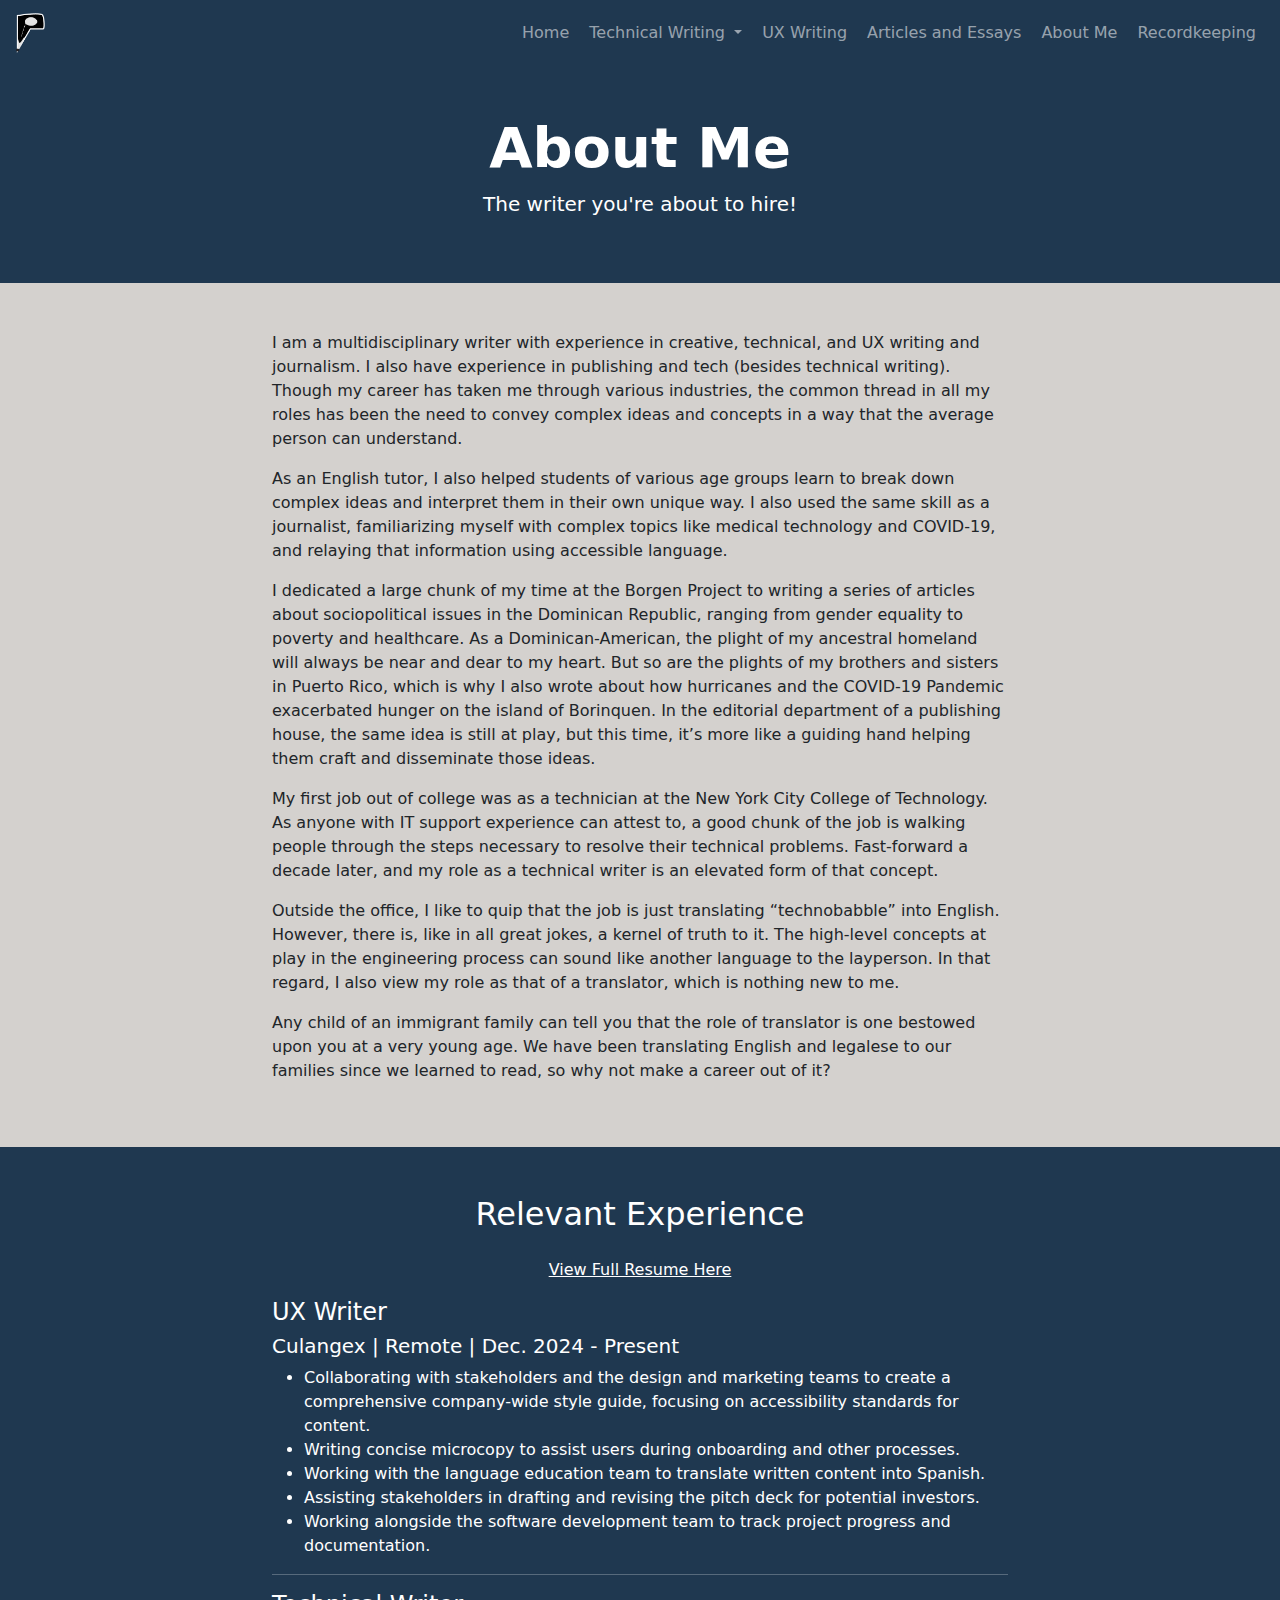
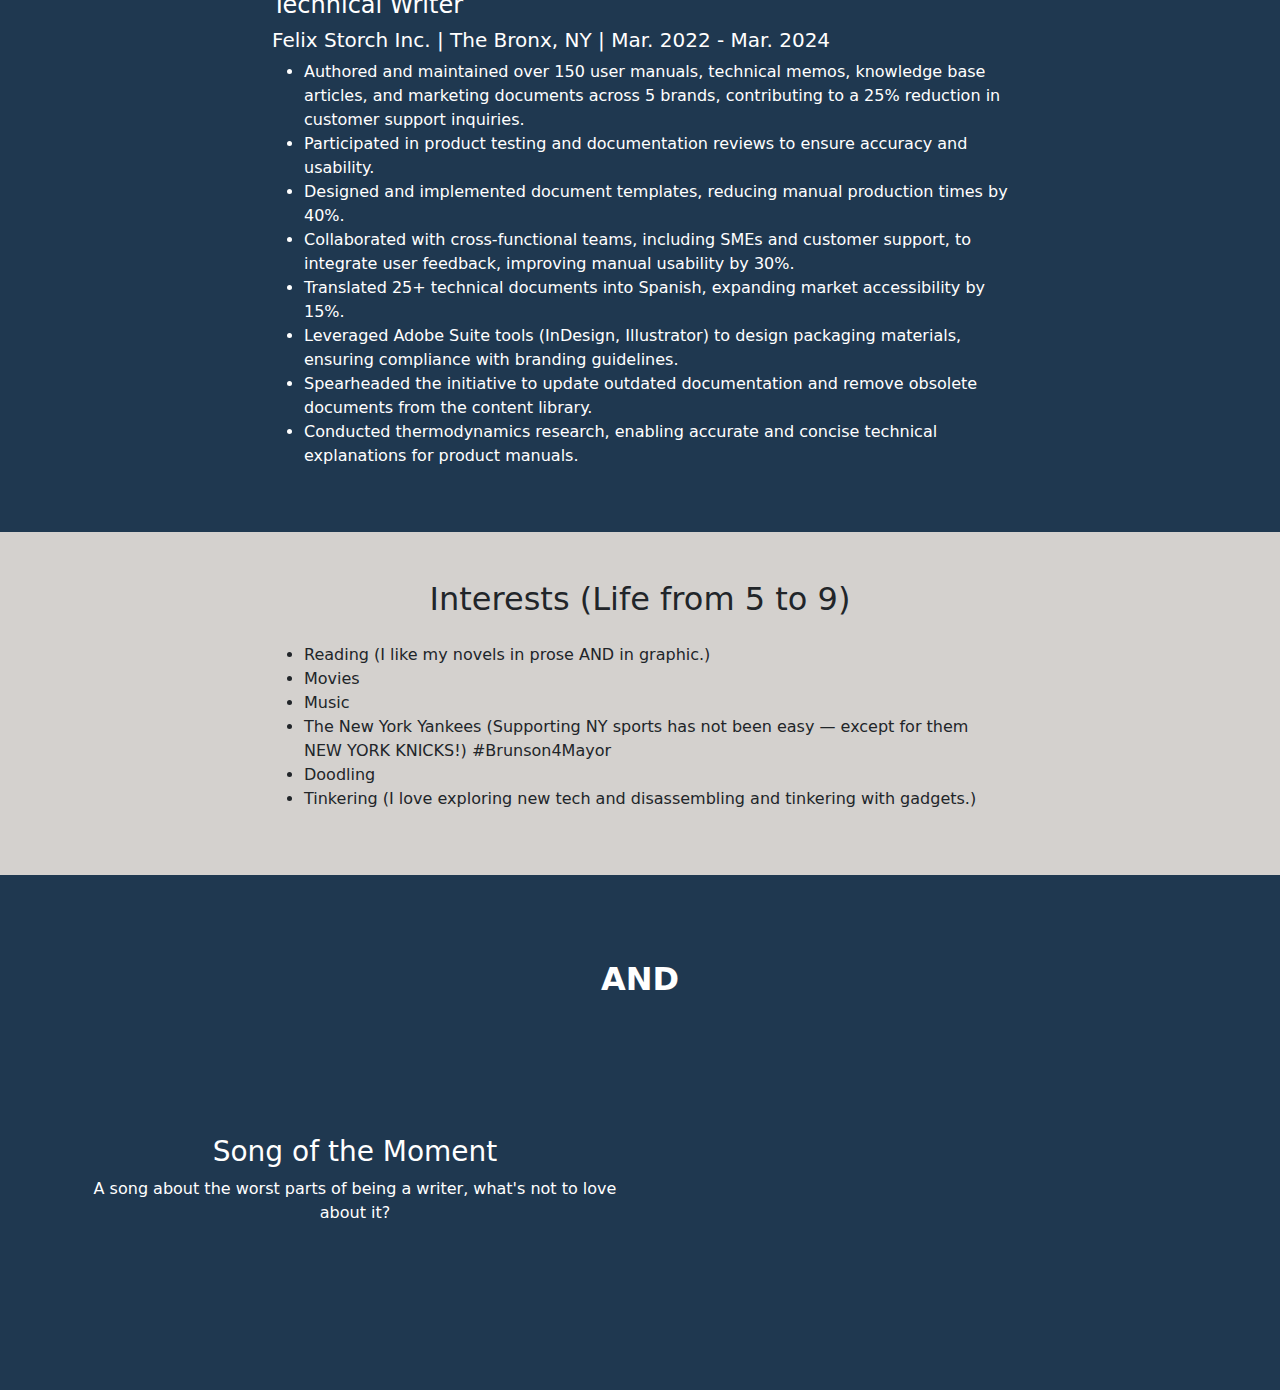
<file: aboutme.html>
<!DOCTYPE html>
<html lang="en">
<head>
  <meta charset="UTF-8">
  <meta name="viewport" content="width=device-width, initial-scale=1.0">
  <title>About Me</title>
  <link href="https://cdn.jsdelivr.net/npm/bootstrap@5.3.3/dist/css/bootstrap.min.css" rel="stylesheet" integrity="sha384-QWTKZyjpPEjISv5WaRU9OFeRpok6YctnYmDr5pNlyT2bRjXh0JMhjY6hW+ALEwIH" crossorigin="anonymous">
  <link rel="stylesheet" href="css/styles.css">
</head>
<body>

  <a class="skip-link" href="#main-content">Skip to main content</a>

  <!-- Header and Navbar -->
  <header class="sticky-top">
    <div class="container-fluid px-0">
  <nav class="navbar navbar-expand-lg navbar-dark bg-custom-dark" role="navigation" aria-label="Main navigation">
      <a class="navbar-brand ms-3" href="index.html">
        <img src="images/logo.png" alt="Logo" height="40">
      </a>
      <button class="navbar-toggler" type="button" data-bs-toggle="collapse" data-bs-target="#navbarNav" aria-controls="navbarNav" aria-expanded="false" aria-label="Toggle navigation">
        <span class="navbar-toggler-icon"></span>
      </button>
      <div class="collapse navbar-collapse justify-content-end" id="navbarNav">
        <ul class="navbar-nav me-3">
          <li class="nav-item"><a class="nav-link" href="index.html">Home</a></li>
          <li class="nav-item dropdown">
            <a class="nav-link dropdown-toggle" href="#" id="navbarDropdown" role="button" data-bs-toggle="dropdown" aria-expanded="false">
              Technical Writing
            </a>
            <ul class="dropdown-menu" aria-labelledby="navbarDropdown">
              <li><a class="dropdown-item" href="technical-writing-hardware.html">Hardware</a></li>
              <li><a class="dropdown-item" href="technical-writing-software.html">Software</a></li>
            </ul>
          </li>
          <li class="nav-item"><a class="nav-link" href="uxwriting.html">UX Writing</a></li>
          <li class="nav-item"><a class="nav-link" href="articlesandessays.html">Articles and Essays</a></li>
          <li class="nav-item"><a class="nav-link about-link" href="aboutme.html">About Me</a></li>
          <li class="nav-item"><a class="nav-link" href="https://pvega62.github.io/Recordkeeping/">Recordkeeping</a></li>
        </ul>
      </div>
      </nav>
    </div>
  </header>

  <main id="main-content" tabindex="-1" class="hero-section py-5">
    <div class="container">
      <div class="col-md-8 text-center mx-auto">
        <h1 class="display-4 fw-bold">About Me</h1>
        <p class="lead">The writer you're about to hire!</p>
      </div>
    </div>
  </main>

  <section class="light-section py-5">
    <div class="container">
      <div class="row">
        <div class="col-md-8 mx-auto">
          <p>I am a multidisciplinary writer with experience in creative, technical, and UX writing and journalism. I also have experience in publishing and tech (besides technical writing). Though my career has taken me through various industries, the common thread in all my roles has been the need to convey complex ideas and concepts in a way that the average person can understand.</p>

          <p>As an English tutor, I also helped students of various age groups learn to break down complex ideas and interpret them in their own unique way. I also used the same skill as a journalist, familiarizing myself with complex topics like medical technology and COVID-19, and relaying that information using accessible language.</p> 

          <p>I dedicated a large chunk of my time at the Borgen Project to writing a series of articles about sociopolitical issues in the Dominican Republic, ranging from gender equality to poverty and healthcare. As a Dominican-American, the plight of my ancestral homeland will always be near and dear to my heart. But so are the plights of my brothers and sisters in Puerto Rico, which is why I also wrote about how hurricanes and the COVID-19 Pandemic exacerbated hunger on the island of Borinquen. In the editorial department of a publishing house, the same idea is still at play, but this time, it’s more like a guiding hand helping them craft and disseminate those ideas.</p>

          <p>My first job out of college was as a technician at the New York City College of Technology. As anyone with IT support experience can attest to, a good chunk of the job is walking people through the steps necessary to resolve their technical problems. Fast-forward a decade later, and my role as a technical writer is an elevated form of that concept.</p>

          <p>Outside the office, I like to quip that the job is just translating “technobabble” into English. However, there is, like in all great jokes, a kernel of truth to it. The high-level concepts at play in the engineering process can sound like another language to the layperson. In that regard, I also view my role as that of a translator, which is nothing new to me.</p>

          <p>Any child of an immigrant family can tell you that the role of translator is one bestowed upon you at a very young age. We have been translating English and legalese to our families since we learned to read, so why not make a career out of it?</p>
        </div>
      </div>
    </div>
  </section>

  <section class="hero-section py-5">
    <div class="container">
      <div class="row">
        <div class="col-md-8 mx-auto">
          <h2 class="text-center mb-4">Relevant Experience</h2>
          <p class="text-center"><a href="Pedro Vega Resume.pdf" class="text-white">View Full Resume Here</a></p>
          <div>
            <h4>UX Writer</h4>
            <h5>Culangex | Remote | Dec. 2024 - Present</h5>
            <ul>
              <li>Collaborating with stakeholders and the design and marketing teams to create a comprehensive company-wide style guide, focusing on accessibility standards for content.</li>
              <li>Writing concise microcopy to assist users during onboarding and other processes.</li>
              <li>Working with the language education team to translate written content into Spanish.</li>
              <li>Assisting stakeholders in drafting and revising the pitch deck for potential investors.</li>
              <li>Working alongside the software development team to track project progress and documentation.</li>
            </ul>
          </div>
          <hr>
          <div>
            <h4>Technical Writer</h4>
            <h5>Felix Storch Inc. | The Bronx, NY | Mar. 2022 - Mar. 2024</h5>
            <ul> 
              <li>Authored and maintained over 150 user manuals, technical memos, knowledge base articles, and marketing documents across 5 brands, contributing to a 25% reduction in customer support inquiries.</li>
              <li>Participated in product testing and documentation reviews to ensure accuracy and usability.</li>
              <li>Designed and implemented document templates, reducing manual production times by 40%.</li>
              <li>Collaborated with cross-functional teams, including SMEs and customer support, to integrate user feedback, improving manual usability by 30%.</li>
              <li>Translated 25+ technical documents into Spanish, expanding market accessibility by 15%.</li>
              <li>Leveraged Adobe Suite tools (InDesign, Illustrator) to design packaging materials, ensuring compliance with branding guidelines.</li>
              <li>Spearheaded the initiative to update outdated documentation and remove obsolete documents from the content library.</li>
              <li>Conducted thermodynamics research, enabling accurate and concise technical explanations for product manuals.</li>
            </ul>
          </div>
        </div>
      </div>
    </div>
  </section>

  <section class="light-section py-5">
    <div class="container">
      <div class="row">
        <div class="col-md-8 mx-auto">
          <h2 class="text-center mb-4">Interests (Life from 5 to 9)</h2>
          <ul>
            <li>Reading (I like my novels in prose AND in graphic.)</li>
            <li>Movies</li>
            <li>Music</li>
            <li>The New York Yankees (Supporting NY sports has not been easy — except for them NEW YORK KNICKS!) #Brunson4Mayor</li>
            <li>Doodling</li>
            <li>Tinkering (I love exploring new tech and disassembling and tinkering with gadgets.)</li>
          </ul>
        </div>
      </div>
    </div>
  </section>

  <section class="hero-section py-5">
    <div class="container">
      <div class="row">
        <div class="col-md-12 text-center">
          <p class="and-divider">AND</p>
        </div>
      </div>
      <div class="row align-items-center">
        <div class="col-md-6">
          <h3 class="text-center">Song of the Moment</h3>
          <p class="text-center">A song about the worst parts of being a writer, what's not to love about it?</p>
          <div class="text-center">
          </div>
        </div>
        <div class="col-md-6">
          <div class="ratio ratio-16x9">
            <iframe width="560" height="315" src="https://www.youtube-nocookie.com/embed/yYvkICbTZIQ?si=5v1FJNRULqac8Sa7" title="YouTube video player" frameborder="0" allow="accelerometer; autoplay; clipboard-write; encrypted-media; gyroscope; picture-in-picture; web-share" referrerpolicy="strict-origin-when-cross-origin" allowfullscreen></iframe>          </div>
        </div>
      </div>
    </div>
  </section>
  


  <script src="https://cdn.jsdelivr.net/npm/bootstrap@5.3.3/dist/js/bootstrap.bundle.min.js" integrity="sha384-YvpcrYf0tY3lHB60NNkmXc5s9fDVZLESaAA55NDzOxhy9GkcIdslK1eN7N6jIeHz" crossorigin="anonymous"></script>
</body>
</html>
</file>
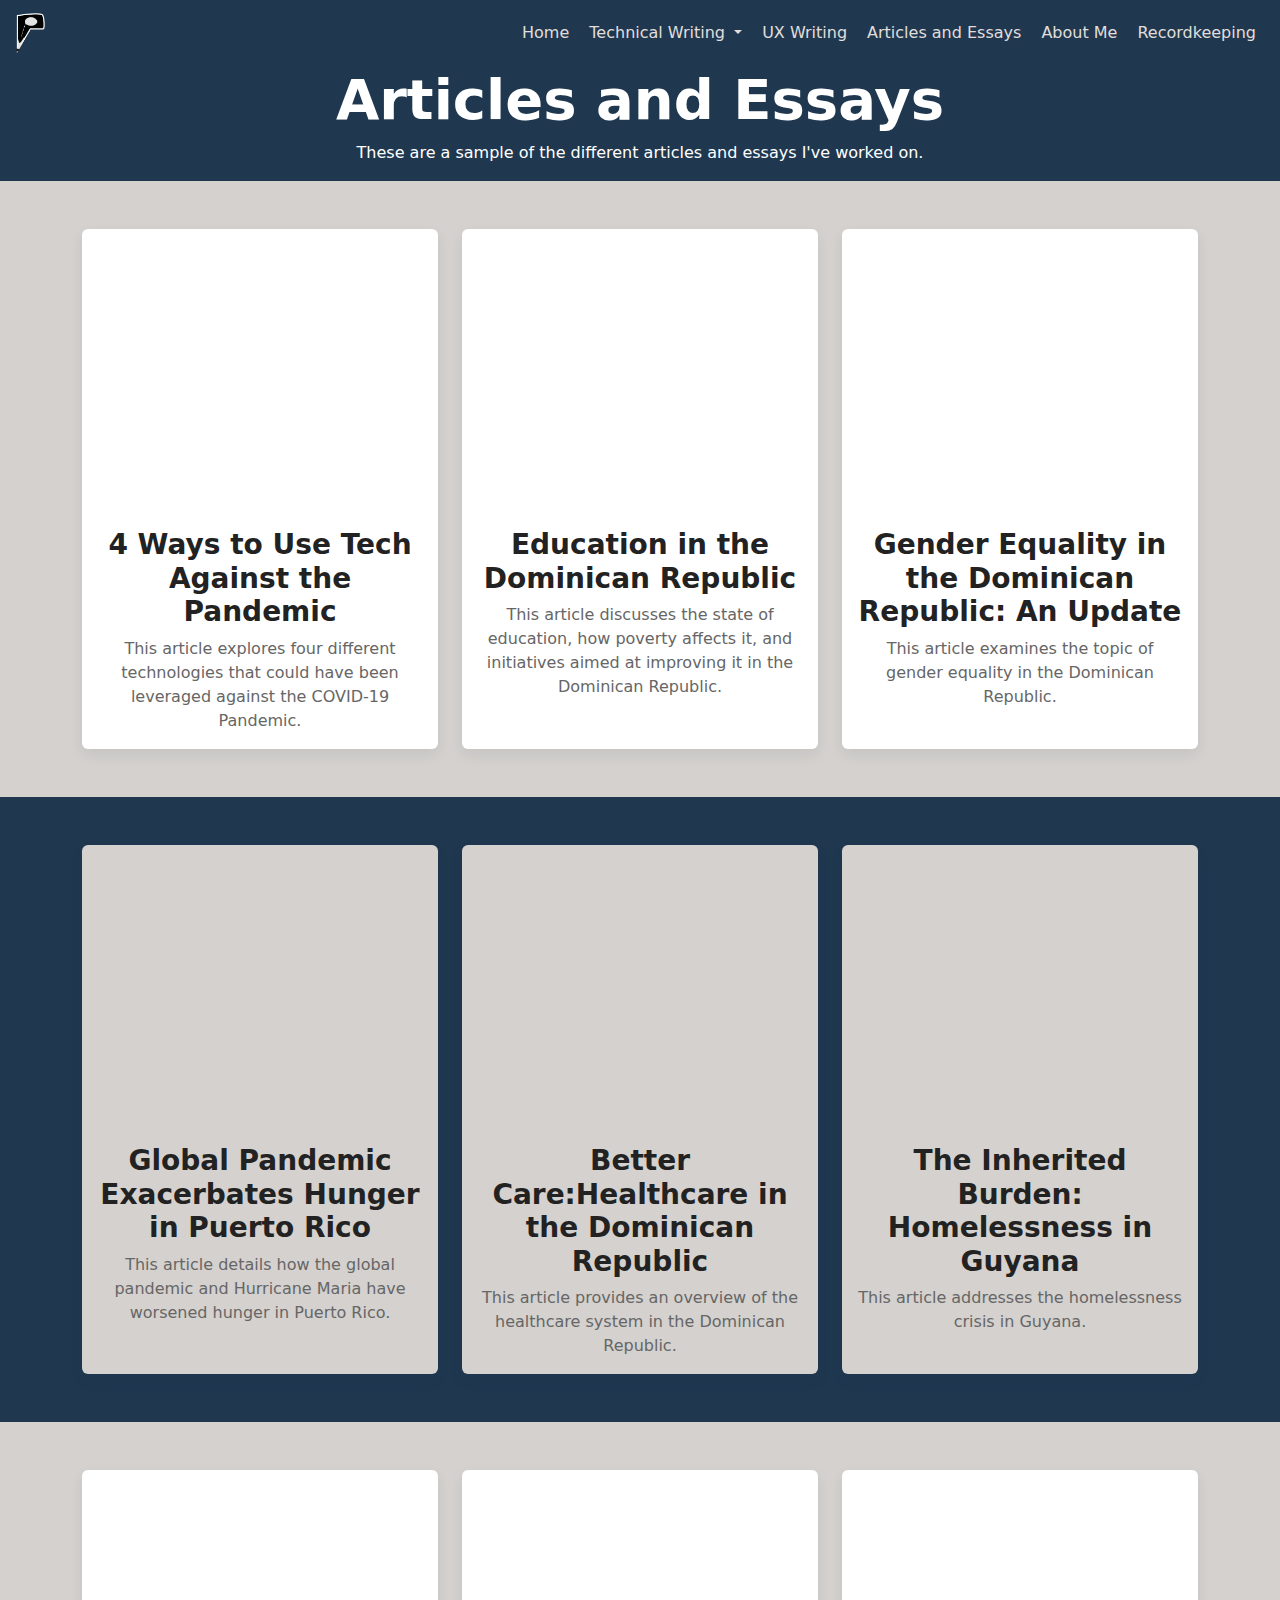
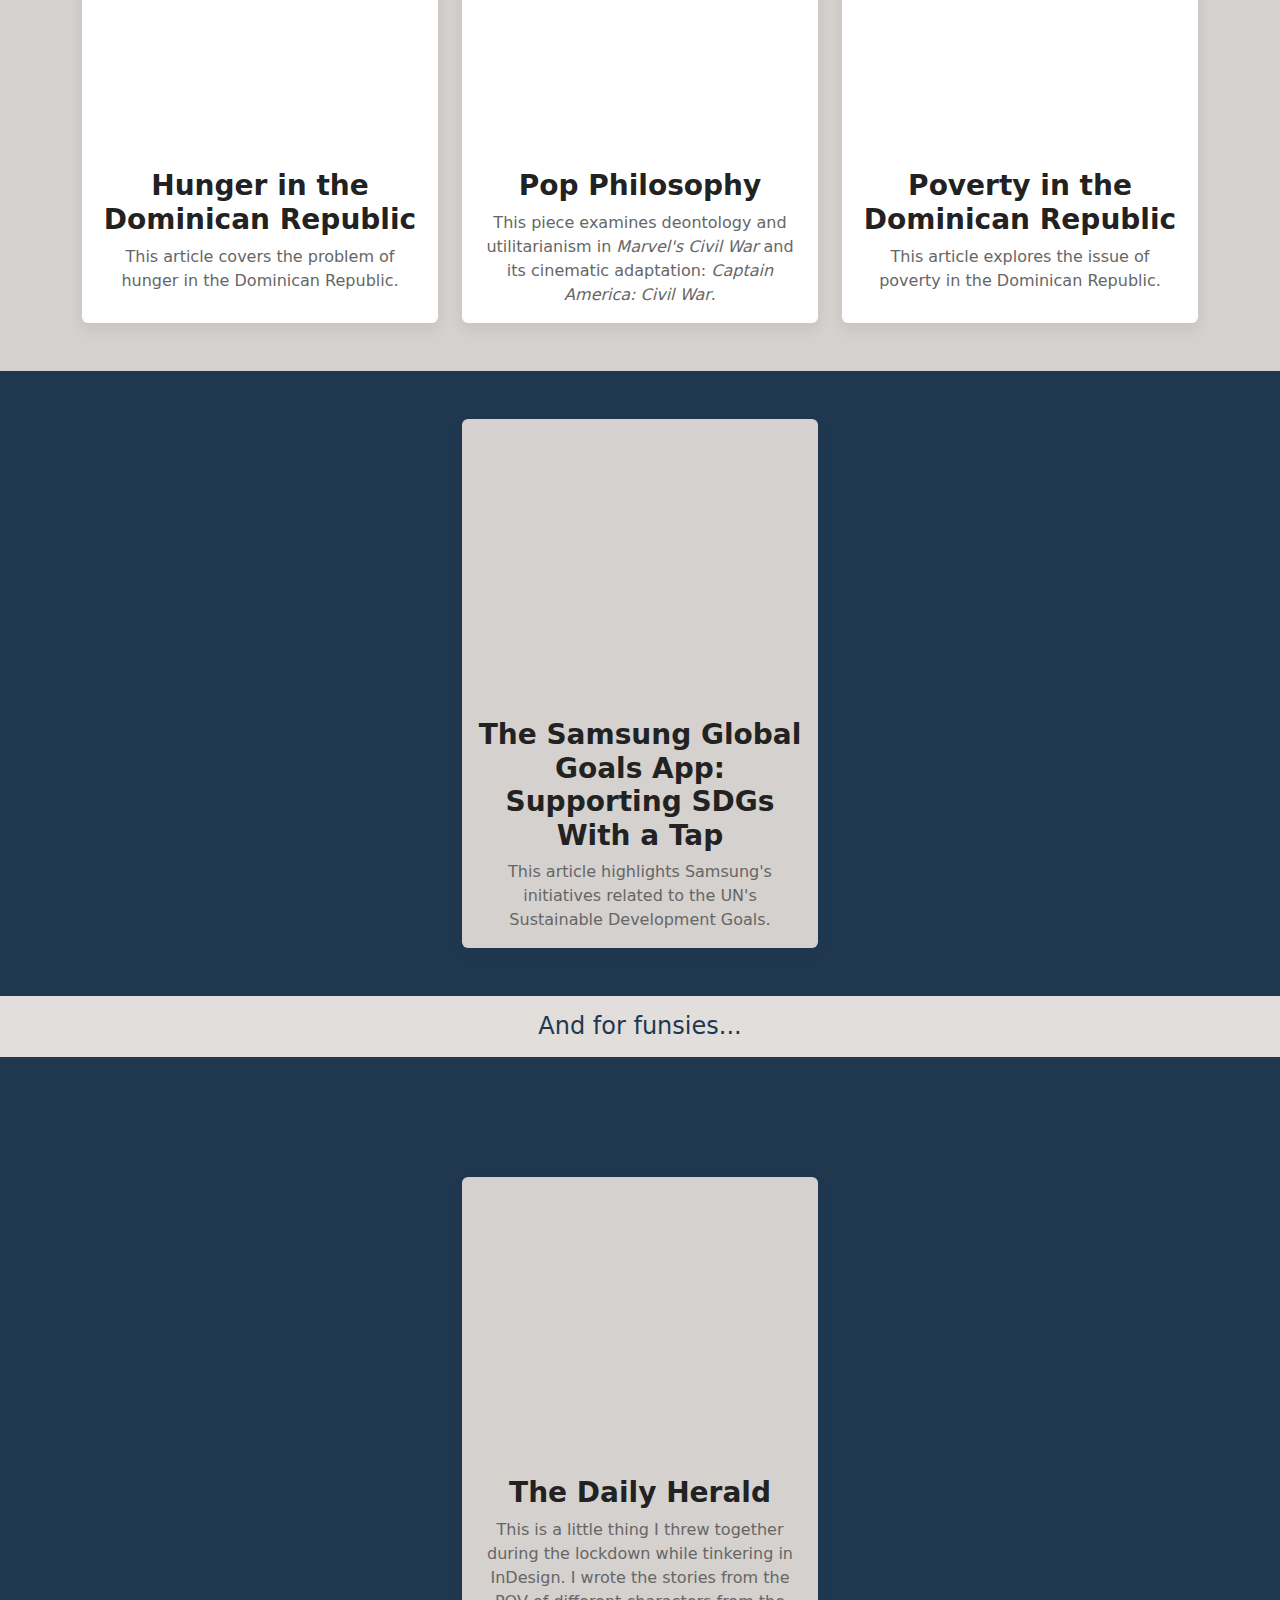
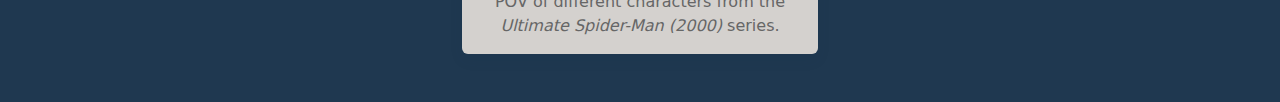
<file: articlesandessays.html>
<!DOCTYPE html>
<html lang="en">
<head>
  <meta charset="UTF-8">
  <meta name="viewport" content="width=device-width, initial-scale=1.0">
  <title>Articles and Essays</title>
  <link href="https://cdn.jsdelivr.net/npm/bootstrap@5.3.3/dist/css/bootstrap.min.css" rel="stylesheet" integrity="sha384-QWTKZyjpPEjISv5WaRU9OFeRpok6YctnYmDr5pNlyT2bRjXh0JMhjY6hW+ALEwIH" crossorigin="anonymous">
  <link rel="stylesheet" href="css/styles.css">
  <link rel="stylesheet" href="css/page-specific.css">
</head>
<body>

  <a class="skip-link" href="#main-content">Skip to main content</a>

  <!-- Header and Navbar -->
  <header class="sticky-top">
    <div class="container-fluid px-0">
  <nav class="navbar navbar-expand-lg navbar-dark bg-custom-dark" role="navigation" aria-label="Main navigation">
      <a class="navbar-brand ms-3" href="index.html">
        <img src="images/logo.png" alt="Logo" height="40">
      </a>
      <button class="navbar-toggler" type="button" data-bs-toggle="collapse" data-bs-target="#navbarNav" aria-controls="navbarNav" aria-expanded="false" aria-label="Toggle navigation">
        <span class="navbar-toggler-icon"></span>
      </button>
      <div class="collapse navbar-collapse justify-content-end" id="navbarNav">
        <ul class="navbar-nav me-3">
          <li class="nav-item"><a class="nav-link" href="index.html">Home</a></li>
          <li class="nav-item dropdown">
            <a class="nav-link dropdown-toggle" href="#" id="navbarDropdown" role="button" data-bs-toggle="dropdown" aria-expanded="false">
              Technical Writing
            </a>
            <ul class="dropdown-menu" aria-labelledby="navbarDropdown">
              <li><a class="dropdown-item" href="technical-writing-hardware.html">Hardware</a></li>
              <li><a class="dropdown-item" href="technical-writing-software.html">Software</a></li>
            </ul>
          </li>
          <li class="nav-item"><a class="nav-link" href="uxwriting.html">UX Writing</a></li>
          <li class="nav-item"><a class="nav-link" href="articlesandessays.html">Articles and Essays</a></li>
          <li class="nav-item"><a class="nav-link about-link" href="aboutme.html">About Me</a></li>
          <li class="nav-item"><a class="nav-link" href="https://pvega62.github.io/Recordkeeping/">Recordkeeping</a></li>
        </ul>
      </div>
      </nav>
    </div>
  </header>
  
  <main id="main-content" tabindex="-1">
  <div class="hero-section">
    <div class="container-fluid px-3">
      <div class="text-center">
  <h1 class="display-4 fw-bold text-white">Articles and Essays</h1>

      <div class="row justify-content-center">
          <div class="col-lg-8 text-center intro-text">
          <p class="text-white">These are a sample of the different articles and essays I've worked on.</p>
        </div>
      </div>
    </div>
  </div>

    <!-- light band with cards -->
  <div class="py-5 light-section">
      <div class="container">
        <div class="row g-4">
          <div class="col-md-4">
            <div class="card h-100 text-center card-border sample-card bg-white" role="button" tabindex="0" data-pdf="samples/articles-and-essays/4-ways-to-use-tech-article-pedro-vega.pdf" aria-label="Open 4 Ways to Use Tech Article">
              <div class="ratio ratio-4x3 mb-3"><iframe title="4 Ways to Use Tech Against the Pandemic" src="samples/articles-and-essays/4-ways-to-use-tech-article-pedro-vega.pdf" class="rounded" loading="lazy"></iframe></div>
              <div class="card-body">
                <h3 class="card-title fw-bold">4 Ways to Use Tech Against the Pandemic</h3>
                <p class="card-text">This article explores four different technologies that could have been leveraged against the COVID-19 Pandemic.</p>
              </div>
            </div>
          </div>

          <div class="col-md-4">
            <div class="card h-100 text-center card-border sample-card bg-white" role="button" tabindex="0" data-pdf="samples/articles-and-essays/education-in-the-dominican-republic-the-borgen-project.pdf" aria-label="Open Education in the Dominican Republic Article">
              <div class="ratio ratio-4x3 mb-3"><iframe title="Education in the Dominican Republic Article" src="samples/articles-and-essays/education-in-the-dominican-republic-the-borgen-project.pdf" class="rounded" loading="lazy"></iframe></div>
              <div class="card-body">
                <h3 class="card-title fw-bold">Education in the Dominican Republic</h3>
                <p class="card-text">This article discusses the state of education, how poverty affects it, and initiatives aimed at improving it in the Dominican Republic.</p>
              </div>
            </div>
          </div>

          <div class="col-md-4">
            <div class="card h-100 text-center card-border sample-card bg-white" role="button" tabindex="0" data-pdf="samples/articles-and-essays/gender-equality-in-the-dominican-republic-pedro-vega.pdf" aria-label="Open Gender Equality in the Dominican Republic Article">
              <div class="ratio ratio-4x3 mb-3"><iframe title="Gender Equality in the Dominican Republic Article" src="samples/articles-and-essays/gender-equality-in-the-dominican-republic-pedro-vega.pdf" class="rounded" loading="lazy"></iframe></div>
              <div class="card-body">
                <h3 class="card-title fw-bold">Gender Equality in the Dominican Republic: An Update</h3>
                <p class="card-text">This article examines the topic of gender equality in the Dominican Republic.</p>
              </div>
            </div>
          </div>
        </div>
      </div>
    </div>
    <!-- dark band of cards -->
  <div class="py-5 dark-section">
      <div class="container">
        <div class="row g-4">
          <div class="col-md-4">
            <div class="card h-100 text-center card-border sample-card" role="button" tabindex="0" data-pdf="samples/articles-and-essays/global-pandemic-exacerbates-hunger-in-puerto-rico-pedro-vega.pdf" aria-label="Open Global Pandemic Exacerbates Hunger in Puerto Rico Article">
              <div class="ratio ratio-4x3 mb-3"><iframe title="Global Pandemic Exacerbates Hunger in Puerto Rico Article" src="samples/articles-and-essays/global-pandemic-exacerbates-hunger-in-puerto-rico-pedro-vega.pdf" class="rounded" loading="lazy"></iframe></div>
              <div class="card-body">
                <h3 class="card-title fw-bold">Global Pandemic Exacerbates Hunger in Puerto Rico</h3>
                <p class="card-text">This article details how the global pandemic and Hurricane Maria have worsened hunger in Puerto Rico.</p>
              </div>
            </div>
          </div>
          <div class="col-md-4">
            <div class="card h-100 text-center card-border sample-card" role="button" tabindex="0" data-pdf="samples/articles-and-essays/healthcare-in-the-dominican-republic-borgen.pdf" aria-label="Open Healthcare in the Dominican Republic Article">
              <div class="ratio ratio-4x3 mb-3"><iframe title="Healthcare in the Dominican Republic Article" src="samples/articles-and-essays/healthcare-in-the-dominican-republic-borgen.pdf" class="rounded" loading="lazy"></iframe></div>
              <div class="card-body">
                <h3 class="card-title fw-bold">Better Care:Healthcare in the Dominican Republic</h3>
                <p class="card-text">This article provides an overview of the healthcare system in the Dominican Republic.</p>
              </div>
            </div>
          </div>
          <div class="col-md-4">
            <div class="card h-100 text-center card-border sample-card" role="button" tabindex="0" data-pdf="samples/articles-and-essays/homelessness-in-guyana-article-pedro-vega.pdf" aria-label="Open Homelessness in Guyana Article">
              <div class="ratio ratio-4x3 mb-3"><iframe title="Homelessness in Guyana Article" src="samples/articles-and-essays/homelessness-in-guyana-article-pedro-vega.pdf" class="rounded" loading="lazy"></iframe></div>
              <div class="card-body">
                <h3 class="card-title fw-bold">The Inherited Burden: Homelessness in Guyana</h3>
                <p class="card-text">This article addresses the homelessness crisis in Guyana.</p>
              </div>
            </div>
          </div>
        </div>
      </div>
    </div>
    <div class="py-5 light-section">
        <div class="container">
          <div class="row g-4">
            <div class="col-md-4">
              <div class="card h-100 text-center card-border sample-card bg-white" role="button" tabindex="0" data-pdf="samples/articles-and-essays/hunger-in-the-dominican-republic-the-borgen-project.pdf" aria-label="Open Hunger in the Dominican Republic Article">
                <div class="ratio ratio-4x3 mb-3"><iframe title="Hunger in the Dominican Republic Article" src="samples/articles-and-essays/hunger-in-the-dominican-republic-the-borgen-project.pdf" class="rounded" loading="lazy"></iframe></div>
                <div class="card-body">
                  <h3 class="card-title fw-bold">Hunger in the Dominican Republic</h3>
                  <p class="card-text">This article covers the problem of hunger in the Dominican Republic.</p>
                </div>
              </div>
            </div>
  
            <div class="col-md-4">
              <div class="card h-100 text-center card-border sample-card bg-white" role="button" tabindex="0" data-pdf="samples/articles-and-essays/pop-philosophy.pdf" aria-label="Open Pop Philosophy Article">
                <div class="ratio ratio-4x3 mb-3"><iframe title="Pop Philosophy Article" src="samples/articles-and-essays/pop-philosophy.pdf" class="rounded" loading="lazy"></iframe></div>
                <div class="card-body">
                  <h3 class="card-title fw-bold">Pop Philosophy</h3>
                  <p class="card-text">This piece examines deontology and utilitarianism in <i>Marvel's Civil War</i> and its cinematic adaptation: <i>Captain America: Civil War</i>.</p>
                </div>
              </div>
            </div>
  
            <div class="col-md-4">
              <div class="card h-100 text-center card-border sample-card bg-white" role="button" tabindex="0" data-pdf="samples/articles-and-essays/poverty-in-the-dominican-republic-the-borgen-project.pdf" aria-label="Open Poverty in the Dominican Republic Article">
                <div class="ratio ratio-4x3 mb-3"><iframe title="Poverty in the Dominican Republic Article" src="samples/articles-and-essays/poverty-in-the-dominican-republic-the-borgen-project.pdf" class="rounded" loading="lazy"></iframe></div>
                <div class="card-body">
                  <h3 class="card-title fw-bold">Poverty in the Dominican Republic</h3>
                  <p class="card-text">This article explores the issue of poverty in the Dominican Republic.</p>
                </div>
              </div>
            </div>
          </div>
        </div>
      </div>
      <div class="py-5 dark-section">
        <div class="container">
          <div class="row g-4 justify-content-center">
            <div class="col-md-4">
              <div class="card h-100 text-center card-border sample-card" role="button" tabindex="0" data-pdf="samples/articles-and-essays/samsung-global-goals-article-pedro-vega.pdf" aria-label="Open Samsung Global Goals Article">
                <div class="ratio ratio-4x3 mb-3"><iframe title="Samsung Global Goals Article" src="samples/articles-and-essays/samsung-global-goals-article-pedro-vega.pdf" class="rounded" loading="lazy"></iframe></div>
                <div class="card-body">
                  <h3 class="card-title fw-bold">The Samsung Global Goals App: Supporting SDGs With a Tap</h3>
                  <p class="card-text">This article highlights Samsung's initiatives related to the UN's Sustainable Development Goals.</p>
                </div>
              </div>
            </div>
          </div>
        </div>
      </div>

      <div class="py-3 bg-tan">
        <div class="container text-center"></div>
          <h2 class="text-center text-color-dark text fs-4 mb-0">And for funsies...</h2>
        </div>
      </div>

      <div class="py-5 dark-section">
        <div class="container">
          <div class="row g-4 justify-content-center">
            <div class="col-md-4">
              <div class="card h-100 text-center card-border sample-card" role="button" tabindex="0" data-pdf="samples/articles-and-essays/the-daily-herald-inagural-edition-7-8.pdf" aria-label="Open The Daily Herald Inaugural Edition Article">
                <div class="ratio ratio-4x3 mb-3"><iframe title="The Daily Herald Inaugural Edition Article" src="samples/articles-and-essays/the-daily-herald-inagural-edition-7-8.pdf" class="rounded" loading="lazy"></iframe></div>
                <div class="card-body">
                  <h3 class="card-title fw-bold">The Daily Herald</h3>
                  <p class="card-text">This is a little thing I threw together during the lockdown while tinkering in InDesign. I wrote the stories from the POV of different characters from the <em>Ultimate Spider-Man (2000)</em> series. </p>
                </div>
              </div>
            </div>
          </div>
        </div>
      </div>

  </main>
  <script src="https://cdn.jsdelivr.net/npm/bootstrap@5.3.3/dist/js/bootstrap.bundle.min.js" integrity="sha384-YvpcrYf0tY3lHB60NNkmXc5s9fDVZLESaAA55NDzOxhy9GkcIdslK1eN7N6jIeHz" crossorigin="anonymous"></script>

    <!-- Shared PDF viewer -->
    <script src="js/pdf-viewer.js"></script>
    <script src="js/sticky-nav.js"></script>
    <script src="js/page-specific.js"></script>

  </body>
  </html>
</file>
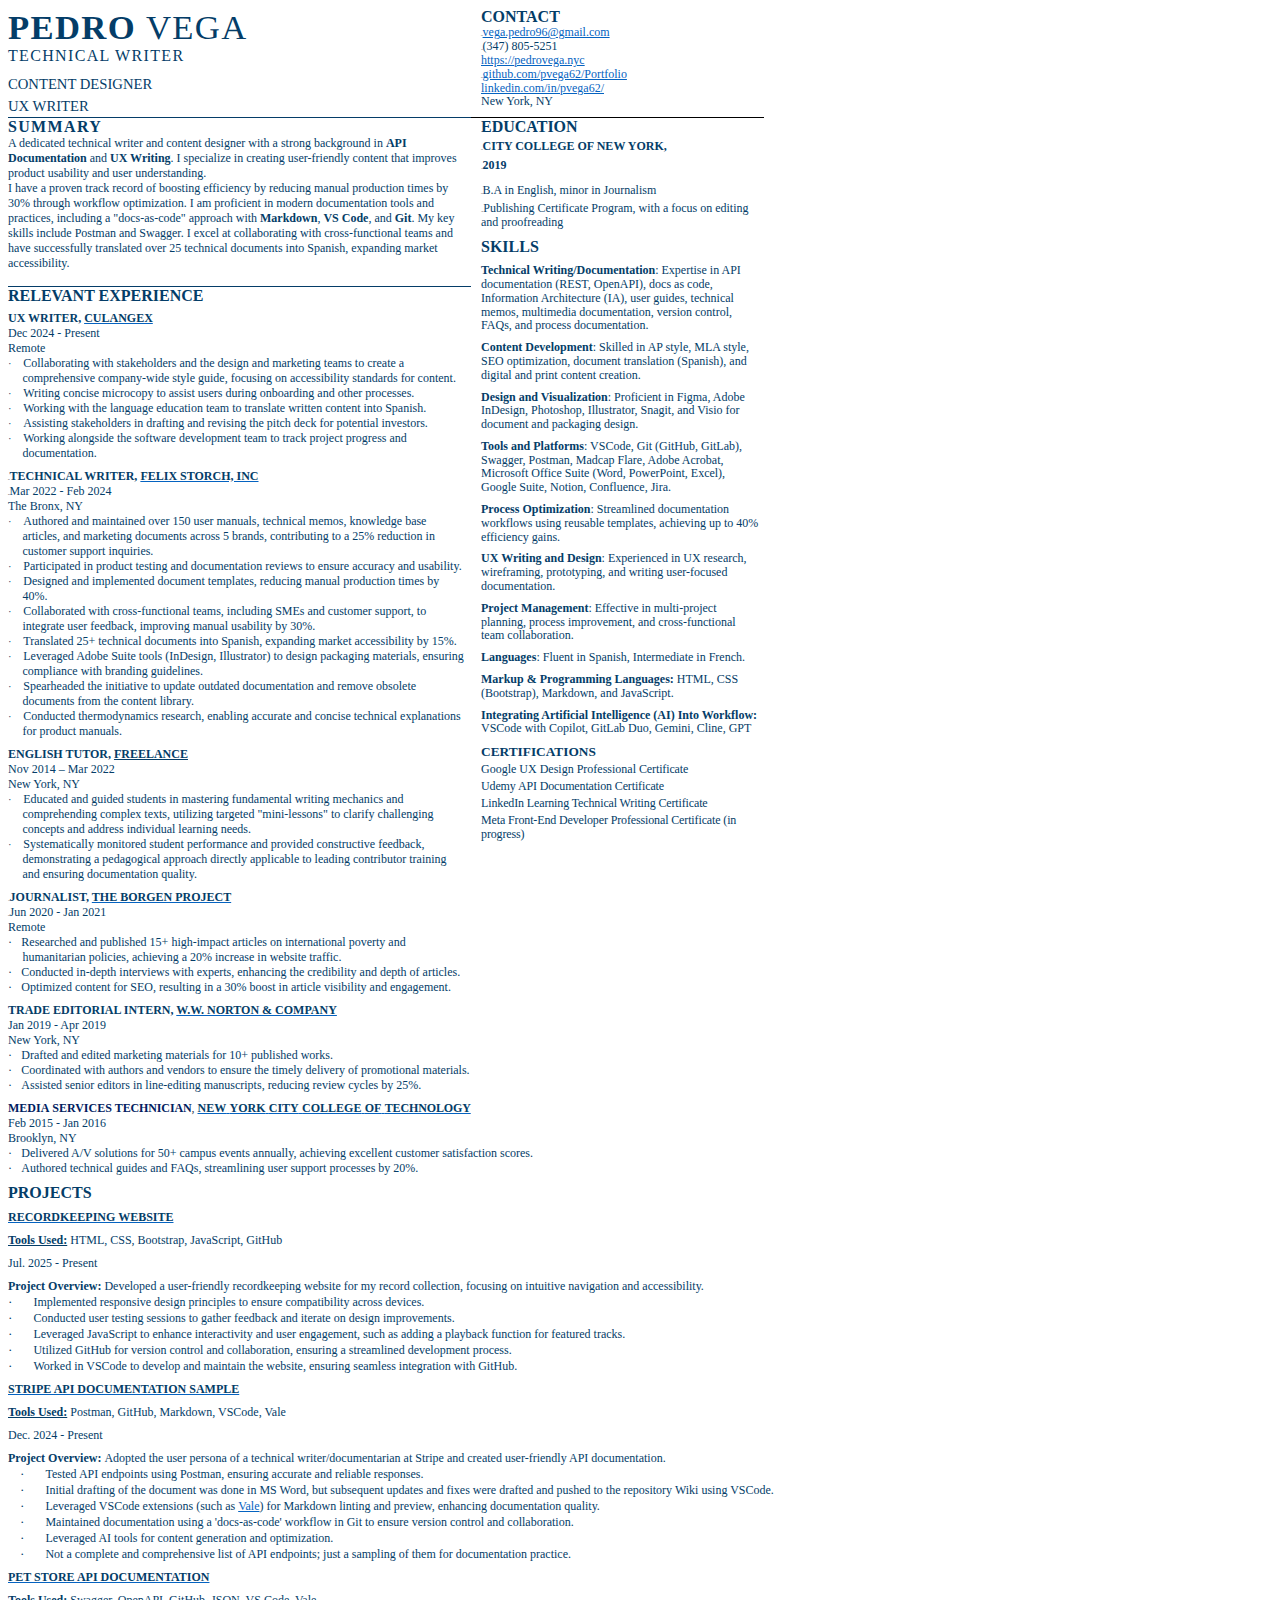
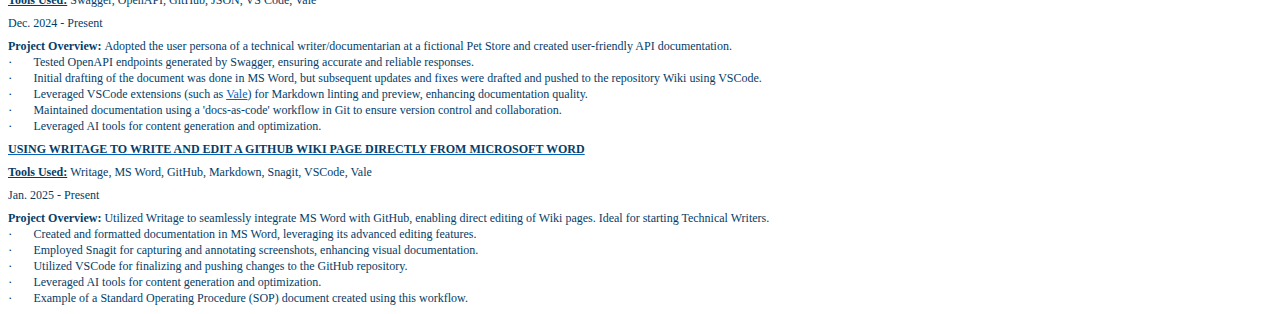
<file: resume.htm>
<html xmlns:v="urn:schemas-microsoft-com:vml"
xmlns:o="urn:schemas-microsoft-com:office:office"
xmlns:w="urn:schemas-microsoft-com:office:word"
xmlns:dt="uuid:C2F41010-65B3-11d1-A29F-00AA00C14882"
xmlns:m="http://schemas.microsoft.com/office/2004/12/omml"
xmlns="http://www.w3.org/TR/REC-html40">

<head>
<meta http-equiv=Content-Type content="text/html; charset=windows-1252">
<meta name=ProgId content=Word.Document>
<meta name=Generator content="Microsoft Word 15">
<meta name=Originator content="Microsoft Word 15">
<link rel=File-List href="resume_files/filelist.xml">
<link rel=Edit-Time-Data href="resume_files/editdata.mso">
<!--[if !mso]>
<style>
v\:* {behavior:url(#default#VML);}
o\:* {behavior:url(#default#VML);}
w\:* {behavior:url(#default#VML);}
.shape {behavior:url(#default#VML);}
</style>
<![endif]-->
<title>Pedro Vega's Resume</title>
<!--[if gte mso 9]><xml>
 <o:DocumentProperties>
  <o:Author>Pedro Vega</o:Author>
  <o:LastAuthor>Pedro Vega</o:LastAuthor>
  <o:Revision>2</o:Revision>
  <o:TotalTime>6531</o:TotalTime>
  <o:LastPrinted>2025-08-20T19:01:00Z</o:LastPrinted>
  <o:Created>2025-10-05T09:51:00Z</o:Created>
  <o:LastSaved>2025-10-05T09:51:00Z</o:LastSaved>
  <o:Pages>1</o:Pages>
  <o:Words>1271</o:Words>
  <o:Characters>8344</o:Characters>
  <o:Lines>181</o:Lines>
  <o:Paragraphs>143</o:Paragraphs>
  <o:CharactersWithSpaces>9472</o:CharactersWithSpaces>
  <o:Version>16.00</o:Version>
 </o:DocumentProperties>
 <o:CustomDocumentProperties>
  <o:ContentTypeId dt:dt="string">0x01010079F111ED35F8CC479449609E8A0923A6</o:ContentTypeId>
  <o:GrammarlyDocumentId dt:dt="string">8da30e8e9993ae871aa8dd4f738a05204ff228e9bc6bfa7f3deb3468184f00f3</o:GrammarlyDocumentId>
 </o:CustomDocumentProperties>
 <o:OfficeDocumentSettings>
  <o:RelyOnVML/>
  <o:AllowPNG/>
 </o:OfficeDocumentSettings>
</xml><![endif]-->
<link rel=dataStoreItem href="resume_files/item0001.xml"
target="resume_files/props002.xml">
<link rel=dataStoreItem href="resume_files/item0003.xml"
target="resume_files/props004.xml">
<link rel=dataStoreItem href="resume_files/item0005.xml"
target="resume_files/props006.xml">
<link rel=dataStoreItem href="resume_files/item0007.xml"
target="resume_files/props008.xml">
<link rel=themeData href="resume_files/themedata.thmx">
<link rel=colorSchemeMapping href="resume_files/colorschememapping.xml">
<!--[if gte mso 9]><xml>
 <w:WordDocument>
  <w:SpellingState>Clean</w:SpellingState>
  <w:GrammarState>Clean</w:GrammarState>
  <w:TrackMoves>false</w:TrackMoves>
  <w:TrackFormatting/>
  <w:PunctuationKerning/>
  <w:ValidateAgainstSchemas/>
  <w:SaveIfXMLInvalid>false</w:SaveIfXMLInvalid>
  <w:IgnoreMixedContent>false</w:IgnoreMixedContent>
  <w:AlwaysShowPlaceholderText>false</w:AlwaysShowPlaceholderText>
  <w:DoNotPromoteQF/>
  <w:LidThemeOther>EN-US</w:LidThemeOther>
  <w:LidThemeAsian>JA</w:LidThemeAsian>
  <w:LidThemeComplexScript>AR-SA</w:LidThemeComplexScript>
  <w:StyleSortMethod>0</w:StyleSortMethod>
  <w:Compatibility>
   <w:BreakWrappedTables/>
   <w:SnapToGridInCell/>
   <w:WrapTextWithPunct/>
   <w:UseAsianBreakRules/>
   <w:DontGrowAutofit/>
   <w:SplitPgBreakAndParaMark/>
   <w:EnableOpenTypeKerning/>
   <w:DontFlipMirrorIndents/>
   <w:OverrideTableStyleHps/>
  </w:Compatibility>
  <m:mathPr>
   <m:mathFont m:val="Cambria Math"/>
   <m:brkBin m:val="before"/>
   <m:brkBinSub m:val="&#45;-"/>
   <m:smallFrac m:val="off"/>
   <m:dispDef/>
   <m:lMargin m:val="0"/>
   <m:rMargin m:val="0"/>
   <m:defJc m:val="centerGroup"/>
   <m:wrapIndent m:val="1440"/>
   <m:intLim m:val="subSup"/>
   <m:naryLim m:val="undOvr"/>
  </m:mathPr></w:WordDocument>
</xml><![endif]--><!--[if gte mso 9]><xml>
 <w:LatentStyles DefLockedState="false" DefUnhideWhenUsed="false"
  DefSemiHidden="false" DefQFormat="false" DefPriority="99"
  LatentStyleCount="376">
  <w:LsdException Locked="false" Priority="0" QFormat="true" Name="Normal"/>
  <w:LsdException Locked="false" Priority="9" QFormat="true" Name="heading 1"/>
  <w:LsdException Locked="false" Priority="9" SemiHidden="true"
   UnhideWhenUsed="true" QFormat="true" Name="heading 2"/>
  <w:LsdException Locked="false" Priority="9" SemiHidden="true"
   UnhideWhenUsed="true" QFormat="true" Name="heading 3"/>
  <w:LsdException Locked="false" Priority="9" SemiHidden="true"
   UnhideWhenUsed="true" QFormat="true" Name="heading 4"/>
  <w:LsdException Locked="false" Priority="9" SemiHidden="true"
   UnhideWhenUsed="true" QFormat="true" Name="heading 5"/>
  <w:LsdException Locked="false" Priority="9" SemiHidden="true"
   UnhideWhenUsed="true" QFormat="true" Name="heading 6"/>
  <w:LsdException Locked="false" Priority="9" SemiHidden="true" Name="heading 7"/>
  <w:LsdException Locked="false" Priority="9" SemiHidden="true" QFormat="true"
   Name="heading 8"/>
  <w:LsdException Locked="false" Priority="9" SemiHidden="true" QFormat="true"
   Name="heading 9"/>
  <w:LsdException Locked="false" SemiHidden="true" Name="index 1"/>
  <w:LsdException Locked="false" SemiHidden="true" Name="index 2"/>
  <w:LsdException Locked="false" SemiHidden="true" Name="index 3"/>
  <w:LsdException Locked="false" SemiHidden="true" Name="index 4"/>
  <w:LsdException Locked="false" SemiHidden="true" Name="index 5"/>
  <w:LsdException Locked="false" SemiHidden="true" Name="index 6"/>
  <w:LsdException Locked="false" SemiHidden="true" Name="index 7"/>
  <w:LsdException Locked="false" SemiHidden="true" Name="index 8"/>
  <w:LsdException Locked="false" SemiHidden="true" Name="index 9"/>
  <w:LsdException Locked="false" Priority="39" SemiHidden="true" Name="toc 1"/>
  <w:LsdException Locked="false" Priority="39" SemiHidden="true" Name="toc 2"/>
  <w:LsdException Locked="false" Priority="39" SemiHidden="true" Name="toc 3"/>
  <w:LsdException Locked="false" Priority="39" SemiHidden="true" Name="toc 4"/>
  <w:LsdException Locked="false" Priority="39" SemiHidden="true" Name="toc 5"/>
  <w:LsdException Locked="false" Priority="39" SemiHidden="true" Name="toc 6"/>
  <w:LsdException Locked="false" Priority="39" SemiHidden="true" Name="toc 7"/>
  <w:LsdException Locked="false" Priority="39" SemiHidden="true" Name="toc 8"/>
  <w:LsdException Locked="false" Priority="39" SemiHidden="true" Name="toc 9"/>
  <w:LsdException Locked="false" SemiHidden="true" Name="Normal Indent"/>
  <w:LsdException Locked="false" SemiHidden="true" Name="footnote text"/>
  <w:LsdException Locked="false" SemiHidden="true" Name="annotation text"/>
  <w:LsdException Locked="false" SemiHidden="true" UnhideWhenUsed="true"
   Name="header"/>
  <w:LsdException Locked="false" SemiHidden="true" UnhideWhenUsed="true"
   Name="footer"/>
  <w:LsdException Locked="false" SemiHidden="true" Name="index heading"/>
  <w:LsdException Locked="false" Priority="35" SemiHidden="true" QFormat="true"
   Name="caption"/>
  <w:LsdException Locked="false" SemiHidden="true" Name="table of figures"/>
  <w:LsdException Locked="false" SemiHidden="true" Name="envelope address"/>
  <w:LsdException Locked="false" SemiHidden="true" Name="envelope return"/>
  <w:LsdException Locked="false" SemiHidden="true" Name="footnote reference"/>
  <w:LsdException Locked="false" SemiHidden="true" Name="annotation reference"/>
  <w:LsdException Locked="false" SemiHidden="true" Name="line number"/>
  <w:LsdException Locked="false" SemiHidden="true" Name="page number"/>
  <w:LsdException Locked="false" SemiHidden="true" Name="endnote reference"/>
  <w:LsdException Locked="false" SemiHidden="true" Name="endnote text"/>
  <w:LsdException Locked="false" SemiHidden="true" Name="table of authorities"/>
  <w:LsdException Locked="false" SemiHidden="true" Name="macro"/>
  <w:LsdException Locked="false" SemiHidden="true" Name="toa heading"/>
  <w:LsdException Locked="false" SemiHidden="true" Name="List"/>
  <w:LsdException Locked="false" Priority="6" SemiHidden="true" QFormat="true"
   Name="List Bullet"/>
  <w:LsdException Locked="false" SemiHidden="true" Name="List Number"/>
  <w:LsdException Locked="false" SemiHidden="true" Name="List 2"/>
  <w:LsdException Locked="false" SemiHidden="true" Name="List 3"/>
  <w:LsdException Locked="false" SemiHidden="true" Name="List 4"/>
  <w:LsdException Locked="false" SemiHidden="true" Name="List 5"/>
  <w:LsdException Locked="false" SemiHidden="true" Name="List Bullet 2"/>
  <w:LsdException Locked="false" SemiHidden="true" Name="List Bullet 3"/>
  <w:LsdException Locked="false" SemiHidden="true" Name="List Bullet 4"/>
  <w:LsdException Locked="false" SemiHidden="true" Name="List Bullet 5"/>
  <w:LsdException Locked="false" SemiHidden="true" Name="List Number 2"/>
  <w:LsdException Locked="false" SemiHidden="true" Name="List Number 3"/>
  <w:LsdException Locked="false" SemiHidden="true" Name="List Number 4"/>
  <w:LsdException Locked="false" SemiHidden="true" Name="List Number 5"/>
  <w:LsdException Locked="false" Priority="10" QFormat="true" Name="Title"/>
  <w:LsdException Locked="false" SemiHidden="true" Name="Closing"/>
  <w:LsdException Locked="false" SemiHidden="true" Name="Signature"/>
  <w:LsdException Locked="false" Priority="1" SemiHidden="true"
   UnhideWhenUsed="true" Name="Default Paragraph Font"/>
  <w:LsdException Locked="false" SemiHidden="true" Name="Body Text"/>
  <w:LsdException Locked="false" SemiHidden="true" Name="Body Text Indent"/>
  <w:LsdException Locked="false" SemiHidden="true" Name="List Continue"/>
  <w:LsdException Locked="false" SemiHidden="true" Name="List Continue 2"/>
  <w:LsdException Locked="false" SemiHidden="true" Name="List Continue 3"/>
  <w:LsdException Locked="false" SemiHidden="true" Name="List Continue 4"/>
  <w:LsdException Locked="false" SemiHidden="true" Name="List Continue 5"/>
  <w:LsdException Locked="false" SemiHidden="true" Name="Message Header"/>
  <w:LsdException Locked="false" Priority="11" QFormat="true" Name="Subtitle"/>
  <w:LsdException Locked="false" SemiHidden="true" Name="Salutation"/>
  <w:LsdException Locked="false" SemiHidden="true" Name="Date"/>
  <w:LsdException Locked="false" SemiHidden="true" Name="Body Text First Indent"/>
  <w:LsdException Locked="false" SemiHidden="true"
   Name="Body Text First Indent 2"/>
  <w:LsdException Locked="false" SemiHidden="true" Name="Note Heading"/>
  <w:LsdException Locked="false" SemiHidden="true" Name="Body Text 2"/>
  <w:LsdException Locked="false" SemiHidden="true" Name="Body Text 3"/>
  <w:LsdException Locked="false" SemiHidden="true" Name="Body Text Indent 2"/>
  <w:LsdException Locked="false" SemiHidden="true" Name="Body Text Indent 3"/>
  <w:LsdException Locked="false" SemiHidden="true" Name="Block Text"/>
  <w:LsdException Locked="false" SemiHidden="true" UnhideWhenUsed="true"
   Name="Hyperlink"/>
  <w:LsdException Locked="false" SemiHidden="true" Name="FollowedHyperlink"/>
  <w:LsdException Locked="false" Priority="22" SemiHidden="true" Name="Strong"/>
  <w:LsdException Locked="false" Priority="20" SemiHidden="true" Name="Emphasis"/>
  <w:LsdException Locked="false" SemiHidden="true" Name="Document Map"/>
  <w:LsdException Locked="false" SemiHidden="true" Name="Plain Text"/>
  <w:LsdException Locked="false" SemiHidden="true" Name="E-mail Signature"/>
  <w:LsdException Locked="false" SemiHidden="true" UnhideWhenUsed="true"
   Name="HTML Top of Form"/>
  <w:LsdException Locked="false" SemiHidden="true" UnhideWhenUsed="true"
   Name="HTML Bottom of Form"/>
  <w:LsdException Locked="false" SemiHidden="true" Name="Normal (Web)"/>
  <w:LsdException Locked="false" SemiHidden="true" Name="HTML Acronym"/>
  <w:LsdException Locked="false" SemiHidden="true" Name="HTML Address"/>
  <w:LsdException Locked="false" SemiHidden="true" Name="HTML Cite"/>
  <w:LsdException Locked="false" SemiHidden="true" Name="HTML Code"/>
  <w:LsdException Locked="false" SemiHidden="true" Name="HTML Definition"/>
  <w:LsdException Locked="false" SemiHidden="true" UnhideWhenUsed="true"
   Name="HTML Keyboard"/>
  <w:LsdException Locked="false" SemiHidden="true" Name="HTML Preformatted"/>
  <w:LsdException Locked="false" SemiHidden="true" Name="HTML Sample"/>
  <w:LsdException Locked="false" SemiHidden="true" Name="HTML Typewriter"/>
  <w:LsdException Locked="false" SemiHidden="true" Name="HTML Variable"/>
  <w:LsdException Locked="false" SemiHidden="true" UnhideWhenUsed="true"
   Name="Normal Table"/>
  <w:LsdException Locked="false" SemiHidden="true" UnhideWhenUsed="true"
   Name="annotation subject"/>
  <w:LsdException Locked="false" SemiHidden="true" UnhideWhenUsed="true"
   Name="No List"/>
  <w:LsdException Locked="false" SemiHidden="true" UnhideWhenUsed="true"
   Name="Outline List 1"/>
  <w:LsdException Locked="false" SemiHidden="true" UnhideWhenUsed="true"
   Name="Outline List 2"/>
  <w:LsdException Locked="false" SemiHidden="true" UnhideWhenUsed="true"
   Name="Outline List 3"/>
  <w:LsdException Locked="false" SemiHidden="true" UnhideWhenUsed="true"
   Name="Table Simple 1"/>
  <w:LsdException Locked="false" SemiHidden="true" UnhideWhenUsed="true"
   Name="Table Simple 2"/>
  <w:LsdException Locked="false" SemiHidden="true" UnhideWhenUsed="true"
   Name="Table Simple 3"/>
  <w:LsdException Locked="false" SemiHidden="true" UnhideWhenUsed="true"
   Name="Table Classic 1"/>
  <w:LsdException Locked="false" SemiHidden="true" UnhideWhenUsed="true"
   Name="Table Classic 2"/>
  <w:LsdException Locked="false" SemiHidden="true" UnhideWhenUsed="true"
   Name="Table Classic 3"/>
  <w:LsdException Locked="false" SemiHidden="true" UnhideWhenUsed="true"
   Name="Table Classic 4"/>
  <w:LsdException Locked="false" SemiHidden="true" UnhideWhenUsed="true"
   Name="Table Colorful 1"/>
  <w:LsdException Locked="false" SemiHidden="true" UnhideWhenUsed="true"
   Name="Table Colorful 2"/>
  <w:LsdException Locked="false" SemiHidden="true" UnhideWhenUsed="true"
   Name="Table Colorful 3"/>
  <w:LsdException Locked="false" SemiHidden="true" UnhideWhenUsed="true"
   Name="Table Columns 1"/>
  <w:LsdException Locked="false" SemiHidden="true" UnhideWhenUsed="true"
   Name="Table Columns 2"/>
  <w:LsdException Locked="false" SemiHidden="true" UnhideWhenUsed="true"
   Name="Table Columns 3"/>
  <w:LsdException Locked="false" SemiHidden="true" UnhideWhenUsed="true"
   Name="Table Columns 4"/>
  <w:LsdException Locked="false" SemiHidden="true" UnhideWhenUsed="true"
   Name="Table Columns 5"/>
  <w:LsdException Locked="false" SemiHidden="true" UnhideWhenUsed="true"
   Name="Table Grid 1"/>
  <w:LsdException Locked="false" SemiHidden="true" UnhideWhenUsed="true"
   Name="Table Grid 2"/>
  <w:LsdException Locked="false" SemiHidden="true" UnhideWhenUsed="true"
   Name="Table Grid 3"/>
  <w:LsdException Locked="false" SemiHidden="true" UnhideWhenUsed="true"
   Name="Table Grid 4"/>
  <w:LsdException Locked="false" SemiHidden="true" UnhideWhenUsed="true"
   Name="Table Grid 5"/>
  <w:LsdException Locked="false" SemiHidden="true" UnhideWhenUsed="true"
   Name="Table Grid 6"/>
  <w:LsdException Locked="false" SemiHidden="true" UnhideWhenUsed="true"
   Name="Table Grid 7"/>
  <w:LsdException Locked="false" SemiHidden="true" UnhideWhenUsed="true"
   Name="Table Grid 8"/>
  <w:LsdException Locked="false" SemiHidden="true" UnhideWhenUsed="true"
   Name="Table List 1"/>
  <w:LsdException Locked="false" SemiHidden="true" UnhideWhenUsed="true"
   Name="Table List 2"/>
  <w:LsdException Locked="false" SemiHidden="true" UnhideWhenUsed="true"
   Name="Table List 3"/>
  <w:LsdException Locked="false" SemiHidden="true" UnhideWhenUsed="true"
   Name="Table List 4"/>
  <w:LsdException Locked="false" SemiHidden="true" UnhideWhenUsed="true"
   Name="Table List 5"/>
  <w:LsdException Locked="false" SemiHidden="true" UnhideWhenUsed="true"
   Name="Table List 6"/>
  <w:LsdException Locked="false" SemiHidden="true" UnhideWhenUsed="true"
   Name="Table List 7"/>
  <w:LsdException Locked="false" SemiHidden="true" UnhideWhenUsed="true"
   Name="Table List 8"/>
  <w:LsdException Locked="false" SemiHidden="true" UnhideWhenUsed="true"
   Name="Table 3D effects 1"/>
  <w:LsdException Locked="false" SemiHidden="true" UnhideWhenUsed="true"
   Name="Table 3D effects 2"/>
  <w:LsdException Locked="false" SemiHidden="true" UnhideWhenUsed="true"
   Name="Table 3D effects 3"/>
  <w:LsdException Locked="false" SemiHidden="true" UnhideWhenUsed="true"
   Name="Table Contemporary"/>
  <w:LsdException Locked="false" SemiHidden="true" UnhideWhenUsed="true"
   Name="Table Elegant"/>
  <w:LsdException Locked="false" SemiHidden="true" UnhideWhenUsed="true"
   Name="Table Professional"/>
  <w:LsdException Locked="false" SemiHidden="true" UnhideWhenUsed="true"
   Name="Table Subtle 1"/>
  <w:LsdException Locked="false" SemiHidden="true" UnhideWhenUsed="true"
   Name="Table Subtle 2"/>
  <w:LsdException Locked="false" SemiHidden="true" UnhideWhenUsed="true"
   Name="Table Web 1"/>
  <w:LsdException Locked="false" SemiHidden="true" UnhideWhenUsed="true"
   Name="Table Web 2"/>
  <w:LsdException Locked="false" SemiHidden="true" UnhideWhenUsed="true"
   Name="Table Web 3"/>
  <w:LsdException Locked="false" SemiHidden="true" UnhideWhenUsed="true"
   Name="Balloon Text"/>
  <w:LsdException Locked="false" Priority="39" Name="Table Grid"/>
  <w:LsdException Locked="false" SemiHidden="true" UnhideWhenUsed="true"
   Name="Table Theme"/>
  <w:LsdException Locked="false" SemiHidden="true" Name="Placeholder Text"/>
  <w:LsdException Locked="false" Priority="1" SemiHidden="true"
   Name="No Spacing"/>
  <w:LsdException Locked="false" Priority="60" Name="Light Shading"/>
  <w:LsdException Locked="false" Priority="61" Name="Light List"/>
  <w:LsdException Locked="false" Priority="62" Name="Light Grid"/>
  <w:LsdException Locked="false" Priority="63" Name="Medium Shading 1"/>
  <w:LsdException Locked="false" Priority="64" Name="Medium Shading 2"/>
  <w:LsdException Locked="false" Priority="65" Name="Medium List 1"/>
  <w:LsdException Locked="false" Priority="66" Name="Medium List 2"/>
  <w:LsdException Locked="false" Priority="67" Name="Medium Grid 1"/>
  <w:LsdException Locked="false" Priority="68" Name="Medium Grid 2"/>
  <w:LsdException Locked="false" Priority="69" Name="Medium Grid 3"/>
  <w:LsdException Locked="false" Priority="70" Name="Dark List"/>
  <w:LsdException Locked="false" Priority="71" Name="Colorful Shading"/>
  <w:LsdException Locked="false" Priority="72" Name="Colorful List"/>
  <w:LsdException Locked="false" Priority="73" Name="Colorful Grid"/>
  <w:LsdException Locked="false" Priority="60" Name="Light Shading Accent 1"/>
  <w:LsdException Locked="false" Priority="61" Name="Light List Accent 1"/>
  <w:LsdException Locked="false" Priority="62" Name="Light Grid Accent 1"/>
  <w:LsdException Locked="false" Priority="63" Name="Medium Shading 1 Accent 1"/>
  <w:LsdException Locked="false" Priority="64" Name="Medium Shading 2 Accent 1"/>
  <w:LsdException Locked="false" Priority="65" Name="Medium List 1 Accent 1"/>
  <w:LsdException Locked="false" SemiHidden="true" Name="Revision"/>
  <w:LsdException Locked="false" Priority="1" QFormat="true"
   Name="List Paragraph"/>
  <w:LsdException Locked="false" Priority="29" SemiHidden="true" Name="Quote"/>
  <w:LsdException Locked="false" Priority="30" SemiHidden="true"
   Name="Intense Quote"/>
  <w:LsdException Locked="false" Priority="66" Name="Medium List 2 Accent 1"/>
  <w:LsdException Locked="false" Priority="67" Name="Medium Grid 1 Accent 1"/>
  <w:LsdException Locked="false" Priority="68" Name="Medium Grid 2 Accent 1"/>
  <w:LsdException Locked="false" Priority="69" Name="Medium Grid 3 Accent 1"/>
  <w:LsdException Locked="false" Priority="70" Name="Dark List Accent 1"/>
  <w:LsdException Locked="false" Priority="71" Name="Colorful Shading Accent 1"/>
  <w:LsdException Locked="false" Priority="72" Name="Colorful List Accent 1"/>
  <w:LsdException Locked="false" Priority="73" Name="Colorful Grid Accent 1"/>
  <w:LsdException Locked="false" Priority="60" Name="Light Shading Accent 2"/>
  <w:LsdException Locked="false" Priority="61" Name="Light List Accent 2"/>
  <w:LsdException Locked="false" Priority="62" Name="Light Grid Accent 2"/>
  <w:LsdException Locked="false" Priority="63" Name="Medium Shading 1 Accent 2"/>
  <w:LsdException Locked="false" Priority="64" Name="Medium Shading 2 Accent 2"/>
  <w:LsdException Locked="false" Priority="65" Name="Medium List 1 Accent 2"/>
  <w:LsdException Locked="false" Priority="66" Name="Medium List 2 Accent 2"/>
  <w:LsdException Locked="false" Priority="67" Name="Medium Grid 1 Accent 2"/>
  <w:LsdException Locked="false" Priority="68" Name="Medium Grid 2 Accent 2"/>
  <w:LsdException Locked="false" Priority="69" Name="Medium Grid 3 Accent 2"/>
  <w:LsdException Locked="false" Priority="70" Name="Dark List Accent 2"/>
  <w:LsdException Locked="false" Priority="71" Name="Colorful Shading Accent 2"/>
  <w:LsdException Locked="false" Priority="72" Name="Colorful List Accent 2"/>
  <w:LsdException Locked="false" Priority="73" Name="Colorful Grid Accent 2"/>
  <w:LsdException Locked="false" Priority="60" Name="Light Shading Accent 3"/>
  <w:LsdException Locked="false" Priority="61" Name="Light List Accent 3"/>
  <w:LsdException Locked="false" Priority="62" Name="Light Grid Accent 3"/>
  <w:LsdException Locked="false" Priority="63" Name="Medium Shading 1 Accent 3"/>
  <w:LsdException Locked="false" Priority="64" Name="Medium Shading 2 Accent 3"/>
  <w:LsdException Locked="false" Priority="65" Name="Medium List 1 Accent 3"/>
  <w:LsdException Locked="false" Priority="66" Name="Medium List 2 Accent 3"/>
  <w:LsdException Locked="false" Priority="67" Name="Medium Grid 1 Accent 3"/>
  <w:LsdException Locked="false" Priority="68" Name="Medium Grid 2 Accent 3"/>
  <w:LsdException Locked="false" Priority="69" Name="Medium Grid 3 Accent 3"/>
  <w:LsdException Locked="false" Priority="70" Name="Dark List Accent 3"/>
  <w:LsdException Locked="false" Priority="71" Name="Colorful Shading Accent 3"/>
  <w:LsdException Locked="false" Priority="72" Name="Colorful List Accent 3"/>
  <w:LsdException Locked="false" Priority="73" Name="Colorful Grid Accent 3"/>
  <w:LsdException Locked="false" Priority="60" Name="Light Shading Accent 4"/>
  <w:LsdException Locked="false" Priority="61" Name="Light List Accent 4"/>
  <w:LsdException Locked="false" Priority="62" Name="Light Grid Accent 4"/>
  <w:LsdException Locked="false" Priority="63" Name="Medium Shading 1 Accent 4"/>
  <w:LsdException Locked="false" Priority="64" Name="Medium Shading 2 Accent 4"/>
  <w:LsdException Locked="false" Priority="65" Name="Medium List 1 Accent 4"/>
  <w:LsdException Locked="false" Priority="66" Name="Medium List 2 Accent 4"/>
  <w:LsdException Locked="false" Priority="67" Name="Medium Grid 1 Accent 4"/>
  <w:LsdException Locked="false" Priority="68" Name="Medium Grid 2 Accent 4"/>
  <w:LsdException Locked="false" Priority="69" Name="Medium Grid 3 Accent 4"/>
  <w:LsdException Locked="false" Priority="70" Name="Dark List Accent 4"/>
  <w:LsdException Locked="false" Priority="71" Name="Colorful Shading Accent 4"/>
  <w:LsdException Locked="false" Priority="72" Name="Colorful List Accent 4"/>
  <w:LsdException Locked="false" Priority="73" Name="Colorful Grid Accent 4"/>
  <w:LsdException Locked="false" Priority="60" Name="Light Shading Accent 5"/>
  <w:LsdException Locked="false" Priority="61" Name="Light List Accent 5"/>
  <w:LsdException Locked="false" Priority="62" Name="Light Grid Accent 5"/>
  <w:LsdException Locked="false" Priority="63" Name="Medium Shading 1 Accent 5"/>
  <w:LsdException Locked="false" Priority="64" Name="Medium Shading 2 Accent 5"/>
  <w:LsdException Locked="false" Priority="65" Name="Medium List 1 Accent 5"/>
  <w:LsdException Locked="false" Priority="66" Name="Medium List 2 Accent 5"/>
  <w:LsdException Locked="false" Priority="67" Name="Medium Grid 1 Accent 5"/>
  <w:LsdException Locked="false" Priority="68" Name="Medium Grid 2 Accent 5"/>
  <w:LsdException Locked="false" Priority="69" Name="Medium Grid 3 Accent 5"/>
  <w:LsdException Locked="false" Priority="70" Name="Dark List Accent 5"/>
  <w:LsdException Locked="false" Priority="71" Name="Colorful Shading Accent 5"/>
  <w:LsdException Locked="false" Priority="72" Name="Colorful List Accent 5"/>
  <w:LsdException Locked="false" Priority="73" Name="Colorful Grid Accent 5"/>
  <w:LsdException Locked="false" Priority="60" Name="Light Shading Accent 6"/>
  <w:LsdException Locked="false" Priority="61" Name="Light List Accent 6"/>
  <w:LsdException Locked="false" Priority="62" Name="Light Grid Accent 6"/>
  <w:LsdException Locked="false" Priority="63" Name="Medium Shading 1 Accent 6"/>
  <w:LsdException Locked="false" Priority="64" Name="Medium Shading 2 Accent 6"/>
  <w:LsdException Locked="false" Priority="65" Name="Medium List 1 Accent 6"/>
  <w:LsdException Locked="false" Priority="66" Name="Medium List 2 Accent 6"/>
  <w:LsdException Locked="false" Priority="67" Name="Medium Grid 1 Accent 6"/>
  <w:LsdException Locked="false" Priority="68" Name="Medium Grid 2 Accent 6"/>
  <w:LsdException Locked="false" Priority="69" Name="Medium Grid 3 Accent 6"/>
  <w:LsdException Locked="false" Priority="70" Name="Dark List Accent 6"/>
  <w:LsdException Locked="false" Priority="71" Name="Colorful Shading Accent 6"/>
  <w:LsdException Locked="false" Priority="72" Name="Colorful List Accent 6"/>
  <w:LsdException Locked="false" Priority="73" Name="Colorful Grid Accent 6"/>
  <w:LsdException Locked="false" Priority="19" SemiHidden="true"
   Name="Subtle Emphasis"/>
  <w:LsdException Locked="false" Priority="21" SemiHidden="true"
   Name="Intense Emphasis"/>
  <w:LsdException Locked="false" Priority="31" SemiHidden="true"
   Name="Subtle Reference"/>
  <w:LsdException Locked="false" Priority="32" SemiHidden="true"
   Name="Intense Reference"/>
  <w:LsdException Locked="false" Priority="33" SemiHidden="true"
   Name="Book Title"/>
  <w:LsdException Locked="false" Priority="37" SemiHidden="true"
   UnhideWhenUsed="true" Name="Bibliography"/>
  <w:LsdException Locked="false" Priority="39" SemiHidden="true"
   UnhideWhenUsed="true" QFormat="true" Name="TOC Heading"/>
  <w:LsdException Locked="false" Priority="41" Name="Plain Table 1"/>
  <w:LsdException Locked="false" Priority="42" Name="Plain Table 2"/>
  <w:LsdException Locked="false" Priority="43" Name="Plain Table 3"/>
  <w:LsdException Locked="false" Priority="44" Name="Plain Table 4"/>
  <w:LsdException Locked="false" Priority="45" Name="Plain Table 5"/>
  <w:LsdException Locked="false" Priority="40" Name="Grid Table Light"/>
  <w:LsdException Locked="false" Priority="46" Name="Grid Table 1 Light"/>
  <w:LsdException Locked="false" Priority="47" Name="Grid Table 2"/>
  <w:LsdException Locked="false" Priority="48" Name="Grid Table 3"/>
  <w:LsdException Locked="false" Priority="49" Name="Grid Table 4"/>
  <w:LsdException Locked="false" Priority="50" Name="Grid Table 5 Dark"/>
  <w:LsdException Locked="false" Priority="51" Name="Grid Table 6 Colorful"/>
  <w:LsdException Locked="false" Priority="52" Name="Grid Table 7 Colorful"/>
  <w:LsdException Locked="false" Priority="46"
   Name="Grid Table 1 Light Accent 1"/>
  <w:LsdException Locked="false" Priority="47" Name="Grid Table 2 Accent 1"/>
  <w:LsdException Locked="false" Priority="48" Name="Grid Table 3 Accent 1"/>
  <w:LsdException Locked="false" Priority="49" Name="Grid Table 4 Accent 1"/>
  <w:LsdException Locked="false" Priority="50" Name="Grid Table 5 Dark Accent 1"/>
  <w:LsdException Locked="false" Priority="51"
   Name="Grid Table 6 Colorful Accent 1"/>
  <w:LsdException Locked="false" Priority="52"
   Name="Grid Table 7 Colorful Accent 1"/>
  <w:LsdException Locked="false" Priority="46"
   Name="Grid Table 1 Light Accent 2"/>
  <w:LsdException Locked="false" Priority="47" Name="Grid Table 2 Accent 2"/>
  <w:LsdException Locked="false" Priority="48" Name="Grid Table 3 Accent 2"/>
  <w:LsdException Locked="false" Priority="49" Name="Grid Table 4 Accent 2"/>
  <w:LsdException Locked="false" Priority="50" Name="Grid Table 5 Dark Accent 2"/>
  <w:LsdException Locked="false" Priority="51"
   Name="Grid Table 6 Colorful Accent 2"/>
  <w:LsdException Locked="false" Priority="52"
   Name="Grid Table 7 Colorful Accent 2"/>
  <w:LsdException Locked="false" Priority="46"
   Name="Grid Table 1 Light Accent 3"/>
  <w:LsdException Locked="false" Priority="47" Name="Grid Table 2 Accent 3"/>
  <w:LsdException Locked="false" Priority="48" Name="Grid Table 3 Accent 3"/>
  <w:LsdException Locked="false" Priority="49" Name="Grid Table 4 Accent 3"/>
  <w:LsdException Locked="false" Priority="50" Name="Grid Table 5 Dark Accent 3"/>
  <w:LsdException Locked="false" Priority="51"
   Name="Grid Table 6 Colorful Accent 3"/>
  <w:LsdException Locked="false" Priority="52"
   Name="Grid Table 7 Colorful Accent 3"/>
  <w:LsdException Locked="false" Priority="46"
   Name="Grid Table 1 Light Accent 4"/>
  <w:LsdException Locked="false" Priority="47" Name="Grid Table 2 Accent 4"/>
  <w:LsdException Locked="false" Priority="48" Name="Grid Table 3 Accent 4"/>
  <w:LsdException Locked="false" Priority="49" Name="Grid Table 4 Accent 4"/>
  <w:LsdException Locked="false" Priority="50" Name="Grid Table 5 Dark Accent 4"/>
  <w:LsdException Locked="false" Priority="51"
   Name="Grid Table 6 Colorful Accent 4"/>
  <w:LsdException Locked="false" Priority="52"
   Name="Grid Table 7 Colorful Accent 4"/>
  <w:LsdException Locked="false" Priority="46"
   Name="Grid Table 1 Light Accent 5"/>
  <w:LsdException Locked="false" Priority="47" Name="Grid Table 2 Accent 5"/>
  <w:LsdException Locked="false" Priority="48" Name="Grid Table 3 Accent 5"/>
  <w:LsdException Locked="false" Priority="49" Name="Grid Table 4 Accent 5"/>
  <w:LsdException Locked="false" Priority="50" Name="Grid Table 5 Dark Accent 5"/>
  <w:LsdException Locked="false" Priority="51"
   Name="Grid Table 6 Colorful Accent 5"/>
  <w:LsdException Locked="false" Priority="52"
   Name="Grid Table 7 Colorful Accent 5"/>
  <w:LsdException Locked="false" Priority="46"
   Name="Grid Table 1 Light Accent 6"/>
  <w:LsdException Locked="false" Priority="47" Name="Grid Table 2 Accent 6"/>
  <w:LsdException Locked="false" Priority="48" Name="Grid Table 3 Accent 6"/>
  <w:LsdException Locked="false" Priority="49" Name="Grid Table 4 Accent 6"/>
  <w:LsdException Locked="false" Priority="50" Name="Grid Table 5 Dark Accent 6"/>
  <w:LsdException Locked="false" Priority="51"
   Name="Grid Table 6 Colorful Accent 6"/>
  <w:LsdException Locked="false" Priority="52"
   Name="Grid Table 7 Colorful Accent 6"/>
  <w:LsdException Locked="false" Priority="46" Name="List Table 1 Light"/>
  <w:LsdException Locked="false" Priority="47" Name="List Table 2"/>
  <w:LsdException Locked="false" Priority="48" Name="List Table 3"/>
  <w:LsdException Locked="false" Priority="49" Name="List Table 4"/>
  <w:LsdException Locked="false" Priority="50" Name="List Table 5 Dark"/>
  <w:LsdException Locked="false" Priority="51" Name="List Table 6 Colorful"/>
  <w:LsdException Locked="false" Priority="52" Name="List Table 7 Colorful"/>
  <w:LsdException Locked="false" Priority="46"
   Name="List Table 1 Light Accent 1"/>
  <w:LsdException Locked="false" Priority="47" Name="List Table 2 Accent 1"/>
  <w:LsdException Locked="false" Priority="48" Name="List Table 3 Accent 1"/>
  <w:LsdException Locked="false" Priority="49" Name="List Table 4 Accent 1"/>
  <w:LsdException Locked="false" Priority="50" Name="List Table 5 Dark Accent 1"/>
  <w:LsdException Locked="false" Priority="51"
   Name="List Table 6 Colorful Accent 1"/>
  <w:LsdException Locked="false" Priority="52"
   Name="List Table 7 Colorful Accent 1"/>
  <w:LsdException Locked="false" Priority="46"
   Name="List Table 1 Light Accent 2"/>
  <w:LsdException Locked="false" Priority="47" Name="List Table 2 Accent 2"/>
  <w:LsdException Locked="false" Priority="48" Name="List Table 3 Accent 2"/>
  <w:LsdException Locked="false" Priority="49" Name="List Table 4 Accent 2"/>
  <w:LsdException Locked="false" Priority="50" Name="List Table 5 Dark Accent 2"/>
  <w:LsdException Locked="false" Priority="51"
   Name="List Table 6 Colorful Accent 2"/>
  <w:LsdException Locked="false" Priority="52"
   Name="List Table 7 Colorful Accent 2"/>
  <w:LsdException Locked="false" Priority="46"
   Name="List Table 1 Light Accent 3"/>
  <w:LsdException Locked="false" Priority="47" Name="List Table 2 Accent 3"/>
  <w:LsdException Locked="false" Priority="48" Name="List Table 3 Accent 3"/>
  <w:LsdException Locked="false" Priority="49" Name="List Table 4 Accent 3"/>
  <w:LsdException Locked="false" Priority="50" Name="List Table 5 Dark Accent 3"/>
  <w:LsdException Locked="false" Priority="51"
   Name="List Table 6 Colorful Accent 3"/>
  <w:LsdException Locked="false" Priority="52"
   Name="List Table 7 Colorful Accent 3"/>
  <w:LsdException Locked="false" Priority="46"
   Name="List Table 1 Light Accent 4"/>
  <w:LsdException Locked="false" Priority="47" Name="List Table 2 Accent 4"/>
  <w:LsdException Locked="false" Priority="48" Name="List Table 3 Accent 4"/>
  <w:LsdException Locked="false" Priority="49" Name="List Table 4 Accent 4"/>
  <w:LsdException Locked="false" Priority="50" Name="List Table 5 Dark Accent 4"/>
  <w:LsdException Locked="false" Priority="51"
   Name="List Table 6 Colorful Accent 4"/>
  <w:LsdException Locked="false" Priority="52"
   Name="List Table 7 Colorful Accent 4"/>
  <w:LsdException Locked="false" Priority="46"
   Name="List Table 1 Light Accent 5"/>
  <w:LsdException Locked="false" Priority="47" Name="List Table 2 Accent 5"/>
  <w:LsdException Locked="false" Priority="48" Name="List Table 3 Accent 5"/>
  <w:LsdException Locked="false" Priority="49" Name="List Table 4 Accent 5"/>
  <w:LsdException Locked="false" Priority="50" Name="List Table 5 Dark Accent 5"/>
  <w:LsdException Locked="false" Priority="51"
   Name="List Table 6 Colorful Accent 5"/>
  <w:LsdException Locked="false" Priority="52"
   Name="List Table 7 Colorful Accent 5"/>
  <w:LsdException Locked="false" Priority="46"
   Name="List Table 1 Light Accent 6"/>
  <w:LsdException Locked="false" Priority="47" Name="List Table 2 Accent 6"/>
  <w:LsdException Locked="false" Priority="48" Name="List Table 3 Accent 6"/>
  <w:LsdException Locked="false" Priority="49" Name="List Table 4 Accent 6"/>
  <w:LsdException Locked="false" Priority="50" Name="List Table 5 Dark Accent 6"/>
  <w:LsdException Locked="false" Priority="51"
   Name="List Table 6 Colorful Accent 6"/>
  <w:LsdException Locked="false" Priority="52"
   Name="List Table 7 Colorful Accent 6"/>
  <w:LsdException Locked="false" SemiHidden="true" UnhideWhenUsed="true"
   Name="Mention"/>
  <w:LsdException Locked="false" SemiHidden="true" UnhideWhenUsed="true"
   Name="Smart Hyperlink"/>
  <w:LsdException Locked="false" SemiHidden="true" UnhideWhenUsed="true"
   Name="Hashtag"/>
  <w:LsdException Locked="false" SemiHidden="true" UnhideWhenUsed="true"
   Name="Unresolved Mention"/>
  <w:LsdException Locked="false" SemiHidden="true" UnhideWhenUsed="true"
   Name="Smart Link"/>
 </w:LatentStyles>
</xml><![endif]-->
<style>
<!--
 /* Font Definitions */
 @font-face
	{font-family:Wingdings;
	panose-1:5 0 0 0 0 0 0 0 0 0;
	mso-font-charset:2;
	mso-generic-font-family:auto;
	mso-font-pitch:variable;
	mso-font-signature:0 268435456 0 0 -2147483648 0;}
@font-face
	{font-family:"Cambria Math";
	panose-1:2 4 5 3 5 4 6 3 2 4;
	mso-font-charset:0;
	mso-generic-font-family:roman;
	mso-font-pitch:variable;
	mso-font-signature:-536869121 1107305727 33554432 0 415 0;}
@font-face
	{font-family:"Century Gothic";
	panose-1:2 11 5 2 2 2 2 2 2 4;
	mso-font-charset:0;
	mso-generic-font-family:swiss;
	mso-font-pitch:variable;
	mso-font-signature:647 0 0 0 159 0;}
@font-face
	{font-family:"Montserrat Light";
	mso-font-charset:0;
	mso-generic-font-family:auto;
	mso-font-pitch:variable;
	mso-font-signature:536871439 3 0 0 407 0;}
@font-face
	{font-family:Meiryo;
	mso-font-charset:128;
	mso-generic-font-family:swiss;
	mso-font-pitch:variable;
	mso-font-signature:-536870145 1791492095 134217746 0 131231 0;}
@font-face
	{font-family:"Arial \(Body CS\)";
	panose-1:0 0 0 0 0 0 0 0 0 0;
	mso-font-alt:Arial;
	mso-font-charset:0;
	mso-generic-font-family:roman;
	mso-font-format:other;
	mso-font-pitch:auto;
	mso-font-signature:0 0 0 0 0 0;}
@font-face
	{font-family:"Segoe UI";
	panose-1:2 11 5 2 4 2 4 2 2 3;
	mso-font-charset:0;
	mso-generic-font-family:swiss;
	mso-font-pitch:variable;
	mso-font-signature:-469750017 -1073683329 9 0 511 0;}
@font-face
	{font-family:Consolas;
	panose-1:2 11 6 9 2 2 4 3 2 4;
	mso-font-charset:0;
	mso-generic-font-family:modern;
	mso-font-pitch:fixed;
	mso-font-signature:-536869121 64767 1 0 415 0;}
@font-face
	{font-family:ZWAdobeF;
	panose-1:0 0 0 0 0 0 0 0 0 0;
	mso-font-charset:0;
	mso-generic-font-family:auto;
	mso-font-pitch:variable;
	mso-font-signature:536881799 0 0 0 511 0;}
@font-face
	{font-family:"Merriweather Light";
	panose-1:0 0 4 0 0 0 0 0 0 0;
	mso-font-charset:0;
	mso-generic-font-family:auto;
	mso-font-pitch:variable;
	mso-font-signature:536871431 2 0 0 407 0;}
@font-face
	{font-family:"\@Meiryo";
	mso-font-charset:128;
	mso-generic-font-family:swiss;
	mso-font-pitch:variable;
	mso-font-signature:-536870145 1791492095 134217746 0 131231 0;}
 /* Style Definitions */
 p.MsoNormal, li.MsoNormal, div.MsoNormal
	{mso-style-unhide:no;
	mso-style-qformat:yes;
	mso-style-parent:"";
	margin:0in;
	mso-pagination:widow-orphan;
	font-size:10.0pt;
	mso-bidi-font-size:12.0pt;
	font-family:"Century Gothic",sans-serif;
	mso-ascii-font-family:"Century Gothic";
	mso-ascii-theme-font:minor-latin;
	mso-fareast-font-family:"Century Gothic";
	mso-fareast-theme-font:minor-latin;
	mso-hansi-font-family:"Century Gothic";
	mso-hansi-theme-font:minor-latin;
	mso-bidi-font-family:Arial;
	mso-bidi-theme-font:minor-bidi;
	color:#043D68;
	mso-themecolor:text2;}
h1
	{mso-style-priority:9;
	mso-style-unhide:no;
	mso-style-qformat:yes;
	mso-style-link:"Heading 1 Char";
	mso-style-next:Normal;
	margin-top:0in;
	margin-right:0in;
	margin-bottom:4.0pt;
	margin-left:0in;
	mso-pagination:widow-orphan;
	mso-outline-level:1;
	font-size:10.0pt;
	mso-bidi-font-size:12.0pt;
	font-family:"Century Gothic",sans-serif;
	mso-ascii-font-family:"Century Gothic";
	mso-ascii-theme-font:minor-latin;
	mso-hansi-font-family:"Century Gothic";
	mso-hansi-theme-font:minor-latin;
	mso-bidi-font-family:Arial;
	mso-bidi-theme-font:minor-bidi;
	color:#043D68;
	mso-themecolor:text2;
	text-transform:uppercase;
	letter-spacing:1.0pt;
	mso-font-kerning:0pt;
	font-weight:bold;}
h2
	{mso-style-priority:9;
	mso-style-unhide:no;
	mso-style-qformat:yes;
	mso-style-link:"Heading 2 Char";
	mso-style-next:Normal;
	margin-top:0in;
	margin-right:0in;
	margin-bottom:6.0pt;
	margin-left:0in;
	mso-pagination:widow-orphan;
	mso-outline-level:2;
	font-size:10.0pt;
	font-family:"Century Gothic",sans-serif;
	mso-ascii-font-family:"Century Gothic";
	mso-ascii-theme-font:minor-latin;
	mso-hansi-font-family:"Century Gothic";
	mso-hansi-theme-font:minor-latin;
	mso-bidi-font-family:Arial;
	mso-bidi-theme-font:minor-bidi;
	color:#043D68;
	mso-themecolor:text2;
	font-weight:normal;}
h3
	{mso-style-priority:9;
	mso-style-unhide:no;
	mso-style-qformat:yes;
	mso-style-link:"Heading 3 Char";
	mso-style-next:Normal;
	margin-top:0in;
	margin-right:0in;
	margin-bottom:4.0pt;
	margin-left:0in;
	mso-pagination:widow-orphan;
	mso-outline-level:3;
	font-size:10.0pt;
	mso-bidi-font-size:12.0pt;
	font-family:"Century Gothic",sans-serif;
	mso-ascii-font-family:"Century Gothic";
	mso-ascii-theme-font:minor-latin;
	mso-hansi-font-family:"Century Gothic";
	mso-hansi-theme-font:minor-latin;
	mso-bidi-font-family:Arial;
	mso-bidi-theme-font:minor-bidi;
	color:#043D68;
	mso-themecolor:text2;
	mso-ansi-language:IT;
	font-weight:normal;
	mso-no-proof:yes;}
h4
	{mso-style-noshow:yes;
	mso-style-priority:9;
	mso-style-unhide:no;
	mso-style-qformat:yes;
	mso-style-link:"Heading 4 Char";
	mso-style-next:Normal;
	margin-top:2.0pt;
	margin-right:0in;
	margin-bottom:0in;
	margin-left:0in;
	text-align:center;
	mso-pagination:widow-orphan lines-together;
	page-break-after:avoid;
	mso-outline-level:4;
	font-size:16.0pt;
	mso-bidi-font-size:12.0pt;
	font-family:"Century Gothic",sans-serif;
	mso-ascii-font-family:"Century Gothic";
	mso-ascii-theme-font:major-latin;
	mso-fareast-font-family:Meiryo;
	mso-fareast-theme-font:major-fareast;
	mso-hansi-font-family:"Century Gothic";
	mso-hansi-theme-font:major-latin;
	mso-bidi-font-family:"Times New Roman";
	mso-bidi-theme-font:major-bidi;
	color:white;
	mso-themecolor:background1;
	text-transform:uppercase;
	font-weight:normal;
	mso-bidi-font-style:italic;}
h5
	{mso-style-noshow:yes;
	mso-style-priority:9;
	mso-style-unhide:no;
	mso-style-qformat:yes;
	mso-style-link:"Heading 5 Char";
	mso-style-next:Normal;
	margin-top:4.0pt;
	margin-right:0in;
	margin-bottom:0in;
	margin-left:0in;
	mso-pagination:widow-orphan lines-together;
	page-break-after:avoid;
	mso-outline-level:5;
	font-size:10.0pt;
	mso-bidi-font-size:12.0pt;
	font-family:"Century Gothic",sans-serif;
	mso-ascii-font-family:"Century Gothic";
	mso-ascii-theme-font:major-latin;
	mso-fareast-font-family:Meiryo;
	mso-fareast-theme-font:major-fareast;
	mso-hansi-font-family:"Century Gothic";
	mso-hansi-theme-font:major-latin;
	mso-bidi-font-family:"Times New Roman";
	mso-bidi-theme-font:major-bidi;
	color:white;
	mso-themecolor:background1;
	text-transform:uppercase;
	font-weight:bold;
	mso-bidi-font-weight:normal;}
h6
	{mso-style-noshow:yes;
	mso-style-priority:9;
	mso-style-unhide:no;
	mso-style-qformat:yes;
	mso-style-link:"Heading 6 Char";
	mso-style-next:Normal;
	margin-top:2.0pt;
	margin-right:0in;
	margin-bottom:0in;
	margin-left:0in;
	mso-pagination:widow-orphan lines-together;
	page-break-after:avoid;
	mso-outline-level:6;
	font-size:10.0pt;
	mso-bidi-font-size:12.0pt;
	font-family:"Century Gothic",sans-serif;
	mso-ascii-font-family:"Century Gothic";
	mso-ascii-theme-font:major-latin;
	mso-fareast-font-family:Meiryo;
	mso-fareast-theme-font:major-fareast;
	mso-hansi-font-family:"Century Gothic";
	mso-hansi-theme-font:major-latin;
	mso-bidi-font-family:"Times New Roman";
	mso-bidi-theme-font:major-bidi;
	color:white;
	mso-themecolor:background1;
	font-weight:normal;
	font-style:italic;
	mso-bidi-font-style:normal;}
p.MsoHeading7, li.MsoHeading7, div.MsoHeading7
	{mso-style-noshow:yes;
	mso-style-priority:9;
	mso-style-unhide:no;
	mso-style-link:"Heading 7 Char";
	mso-style-next:Normal;
	margin-top:2.0pt;
	margin-right:0in;
	margin-bottom:0in;
	margin-left:0in;
	mso-pagination:widow-orphan lines-together;
	page-break-after:avoid;
	mso-outline-level:7;
	font-size:10.0pt;
	mso-bidi-font-size:12.0pt;
	font-family:"Century Gothic",sans-serif;
	mso-ascii-font-family:"Century Gothic";
	mso-ascii-theme-font:major-latin;
	mso-fareast-font-family:Meiryo;
	mso-fareast-theme-font:major-fareast;
	mso-hansi-font-family:"Century Gothic";
	mso-hansi-theme-font:major-latin;
	mso-bidi-font-family:"Times New Roman";
	mso-bidi-theme-font:major-bidi;
	color:#441142;
	mso-themecolor:accent1;
	mso-themeshade:127;
	font-style:italic;}
p.MsoHeading8, li.MsoHeading8, div.MsoHeading8
	{mso-style-noshow:yes;
	mso-style-priority:9;
	mso-style-unhide:no;
	mso-style-qformat:yes;
	mso-style-link:"Heading 8 Char";
	mso-style-next:Normal;
	margin-top:2.0pt;
	margin-right:0in;
	margin-bottom:0in;
	margin-left:0in;
	mso-pagination:widow-orphan lines-together;
	page-break-after:avoid;
	mso-outline-level:8;
	font-size:10.5pt;
	font-family:"Century Gothic",sans-serif;
	mso-ascii-font-family:"Century Gothic";
	mso-ascii-theme-font:major-latin;
	mso-fareast-font-family:Meiryo;
	mso-fareast-theme-font:major-fareast;
	mso-hansi-font-family:"Century Gothic";
	mso-hansi-theme-font:major-latin;
	mso-bidi-font-family:"Times New Roman";
	mso-bidi-theme-font:major-bidi;
	color:#272727;
	mso-themecolor:text1;
	mso-themetint:216;}
p.MsoHeading9, li.MsoHeading9, div.MsoHeading9
	{mso-style-noshow:yes;
	mso-style-priority:9;
	mso-style-unhide:no;
	mso-style-qformat:yes;
	mso-style-link:"Heading 9 Char";
	mso-style-next:Normal;
	margin-top:2.0pt;
	margin-right:0in;
	margin-bottom:0in;
	margin-left:0in;
	mso-pagination:widow-orphan lines-together;
	page-break-after:avoid;
	mso-outline-level:9;
	font-size:10.5pt;
	font-family:"Century Gothic",sans-serif;
	mso-ascii-font-family:"Century Gothic";
	mso-ascii-theme-font:major-latin;
	mso-fareast-font-family:Meiryo;
	mso-fareast-theme-font:major-fareast;
	mso-hansi-font-family:"Century Gothic";
	mso-hansi-theme-font:major-latin;
	mso-bidi-font-family:"Times New Roman";
	mso-bidi-theme-font:major-bidi;
	color:#272727;
	mso-themecolor:text1;
	mso-themetint:216;
	font-style:italic;}
p.MsoIndex1, li.MsoIndex1, div.MsoIndex1
	{mso-style-update:auto;
	mso-style-noshow:yes;
	mso-style-priority:99;
	mso-style-unhide:no;
	mso-style-next:Normal;
	margin-top:0in;
	margin-right:0in;
	margin-bottom:0in;
	margin-left:10.0pt;
	text-indent:-10.0pt;
	mso-pagination:widow-orphan;
	font-size:10.0pt;
	mso-bidi-font-size:12.0pt;
	font-family:"Century Gothic",sans-serif;
	mso-ascii-font-family:"Century Gothic";
	mso-ascii-theme-font:minor-latin;
	mso-fareast-font-family:"Century Gothic";
	mso-fareast-theme-font:minor-latin;
	mso-hansi-font-family:"Century Gothic";
	mso-hansi-theme-font:minor-latin;
	mso-bidi-font-family:Arial;
	mso-bidi-theme-font:minor-bidi;
	color:#043D68;
	mso-themecolor:text2;}
p.MsoIndex2, li.MsoIndex2, div.MsoIndex2
	{mso-style-update:auto;
	mso-style-noshow:yes;
	mso-style-priority:99;
	mso-style-unhide:no;
	mso-style-next:Normal;
	margin-top:0in;
	margin-right:0in;
	margin-bottom:0in;
	margin-left:20.0pt;
	text-indent:-10.0pt;
	mso-pagination:widow-orphan;
	font-size:10.0pt;
	mso-bidi-font-size:12.0pt;
	font-family:"Century Gothic",sans-serif;
	mso-ascii-font-family:"Century Gothic";
	mso-ascii-theme-font:minor-latin;
	mso-fareast-font-family:"Century Gothic";
	mso-fareast-theme-font:minor-latin;
	mso-hansi-font-family:"Century Gothic";
	mso-hansi-theme-font:minor-latin;
	mso-bidi-font-family:Arial;
	mso-bidi-theme-font:minor-bidi;
	color:#043D68;
	mso-themecolor:text2;}
p.MsoIndex3, li.MsoIndex3, div.MsoIndex3
	{mso-style-update:auto;
	mso-style-noshow:yes;
	mso-style-priority:99;
	mso-style-unhide:no;
	mso-style-next:Normal;
	margin-top:0in;
	margin-right:0in;
	margin-bottom:0in;
	margin-left:30.0pt;
	text-indent:-10.0pt;
	mso-pagination:widow-orphan;
	font-size:10.0pt;
	mso-bidi-font-size:12.0pt;
	font-family:"Century Gothic",sans-serif;
	mso-ascii-font-family:"Century Gothic";
	mso-ascii-theme-font:minor-latin;
	mso-fareast-font-family:"Century Gothic";
	mso-fareast-theme-font:minor-latin;
	mso-hansi-font-family:"Century Gothic";
	mso-hansi-theme-font:minor-latin;
	mso-bidi-font-family:Arial;
	mso-bidi-theme-font:minor-bidi;
	color:#043D68;
	mso-themecolor:text2;}
p.MsoIndex4, li.MsoIndex4, div.MsoIndex4
	{mso-style-update:auto;
	mso-style-noshow:yes;
	mso-style-priority:99;
	mso-style-unhide:no;
	mso-style-next:Normal;
	margin-top:0in;
	margin-right:0in;
	margin-bottom:0in;
	margin-left:40.0pt;
	text-indent:-10.0pt;
	mso-pagination:widow-orphan;
	font-size:10.0pt;
	mso-bidi-font-size:12.0pt;
	font-family:"Century Gothic",sans-serif;
	mso-ascii-font-family:"Century Gothic";
	mso-ascii-theme-font:minor-latin;
	mso-fareast-font-family:"Century Gothic";
	mso-fareast-theme-font:minor-latin;
	mso-hansi-font-family:"Century Gothic";
	mso-hansi-theme-font:minor-latin;
	mso-bidi-font-family:Arial;
	mso-bidi-theme-font:minor-bidi;
	color:#043D68;
	mso-themecolor:text2;}
p.MsoIndex5, li.MsoIndex5, div.MsoIndex5
	{mso-style-update:auto;
	mso-style-noshow:yes;
	mso-style-priority:99;
	mso-style-unhide:no;
	mso-style-next:Normal;
	margin-top:0in;
	margin-right:0in;
	margin-bottom:0in;
	margin-left:50.0pt;
	text-indent:-10.0pt;
	mso-pagination:widow-orphan;
	font-size:10.0pt;
	mso-bidi-font-size:12.0pt;
	font-family:"Century Gothic",sans-serif;
	mso-ascii-font-family:"Century Gothic";
	mso-ascii-theme-font:minor-latin;
	mso-fareast-font-family:"Century Gothic";
	mso-fareast-theme-font:minor-latin;
	mso-hansi-font-family:"Century Gothic";
	mso-hansi-theme-font:minor-latin;
	mso-bidi-font-family:Arial;
	mso-bidi-theme-font:minor-bidi;
	color:#043D68;
	mso-themecolor:text2;}
p.MsoIndex6, li.MsoIndex6, div.MsoIndex6
	{mso-style-update:auto;
	mso-style-noshow:yes;
	mso-style-priority:99;
	mso-style-unhide:no;
	mso-style-next:Normal;
	margin-top:0in;
	margin-right:0in;
	margin-bottom:0in;
	margin-left:60.0pt;
	text-indent:-10.0pt;
	mso-pagination:widow-orphan;
	font-size:10.0pt;
	mso-bidi-font-size:12.0pt;
	font-family:"Century Gothic",sans-serif;
	mso-ascii-font-family:"Century Gothic";
	mso-ascii-theme-font:minor-latin;
	mso-fareast-font-family:"Century Gothic";
	mso-fareast-theme-font:minor-latin;
	mso-hansi-font-family:"Century Gothic";
	mso-hansi-theme-font:minor-latin;
	mso-bidi-font-family:Arial;
	mso-bidi-theme-font:minor-bidi;
	color:#043D68;
	mso-themecolor:text2;}
p.MsoIndex7, li.MsoIndex7, div.MsoIndex7
	{mso-style-update:auto;
	mso-style-noshow:yes;
	mso-style-priority:99;
	mso-style-unhide:no;
	mso-style-next:Normal;
	margin-top:0in;
	margin-right:0in;
	margin-bottom:0in;
	margin-left:70.0pt;
	text-indent:-10.0pt;
	mso-pagination:widow-orphan;
	font-size:10.0pt;
	mso-bidi-font-size:12.0pt;
	font-family:"Century Gothic",sans-serif;
	mso-ascii-font-family:"Century Gothic";
	mso-ascii-theme-font:minor-latin;
	mso-fareast-font-family:"Century Gothic";
	mso-fareast-theme-font:minor-latin;
	mso-hansi-font-family:"Century Gothic";
	mso-hansi-theme-font:minor-latin;
	mso-bidi-font-family:Arial;
	mso-bidi-theme-font:minor-bidi;
	color:#043D68;
	mso-themecolor:text2;}
p.MsoIndex8, li.MsoIndex8, div.MsoIndex8
	{mso-style-update:auto;
	mso-style-noshow:yes;
	mso-style-priority:99;
	mso-style-unhide:no;
	mso-style-next:Normal;
	margin-top:0in;
	margin-right:0in;
	margin-bottom:0in;
	margin-left:80.0pt;
	text-indent:-10.0pt;
	mso-pagination:widow-orphan;
	font-size:10.0pt;
	mso-bidi-font-size:12.0pt;
	font-family:"Century Gothic",sans-serif;
	mso-ascii-font-family:"Century Gothic";
	mso-ascii-theme-font:minor-latin;
	mso-fareast-font-family:"Century Gothic";
	mso-fareast-theme-font:minor-latin;
	mso-hansi-font-family:"Century Gothic";
	mso-hansi-theme-font:minor-latin;
	mso-bidi-font-family:Arial;
	mso-bidi-theme-font:minor-bidi;
	color:#043D68;
	mso-themecolor:text2;}
p.MsoIndex9, li.MsoIndex9, div.MsoIndex9
	{mso-style-update:auto;
	mso-style-noshow:yes;
	mso-style-priority:99;
	mso-style-unhide:no;
	mso-style-next:Normal;
	margin-top:0in;
	margin-right:0in;
	margin-bottom:0in;
	margin-left:1.25in;
	text-indent:-10.0pt;
	mso-pagination:widow-orphan;
	font-size:10.0pt;
	mso-bidi-font-size:12.0pt;
	font-family:"Century Gothic",sans-serif;
	mso-ascii-font-family:"Century Gothic";
	mso-ascii-theme-font:minor-latin;
	mso-fareast-font-family:"Century Gothic";
	mso-fareast-theme-font:minor-latin;
	mso-hansi-font-family:"Century Gothic";
	mso-hansi-theme-font:minor-latin;
	mso-bidi-font-family:Arial;
	mso-bidi-theme-font:minor-bidi;
	color:#043D68;
	mso-themecolor:text2;}
p.MsoToc1, li.MsoToc1, div.MsoToc1
	{mso-style-update:auto;
	mso-style-noshow:yes;
	mso-style-priority:39;
	mso-style-unhide:no;
	mso-style-next:Normal;
	margin-top:0in;
	margin-right:0in;
	margin-bottom:5.0pt;
	margin-left:0in;
	mso-pagination:widow-orphan;
	font-size:10.0pt;
	mso-bidi-font-size:12.0pt;
	font-family:"Century Gothic",sans-serif;
	mso-ascii-font-family:"Century Gothic";
	mso-ascii-theme-font:minor-latin;
	mso-fareast-font-family:"Century Gothic";
	mso-fareast-theme-font:minor-latin;
	mso-hansi-font-family:"Century Gothic";
	mso-hansi-theme-font:minor-latin;
	mso-bidi-font-family:Arial;
	mso-bidi-theme-font:minor-bidi;
	color:#043D68;
	mso-themecolor:text2;}
p.MsoToc2, li.MsoToc2, div.MsoToc2
	{mso-style-update:auto;
	mso-style-noshow:yes;
	mso-style-priority:39;
	mso-style-unhide:no;
	mso-style-next:Normal;
	margin-top:0in;
	margin-right:0in;
	margin-bottom:5.0pt;
	margin-left:10.0pt;
	mso-pagination:widow-orphan;
	font-size:10.0pt;
	mso-bidi-font-size:12.0pt;
	font-family:"Century Gothic",sans-serif;
	mso-ascii-font-family:"Century Gothic";
	mso-ascii-theme-font:minor-latin;
	mso-fareast-font-family:"Century Gothic";
	mso-fareast-theme-font:minor-latin;
	mso-hansi-font-family:"Century Gothic";
	mso-hansi-theme-font:minor-latin;
	mso-bidi-font-family:Arial;
	mso-bidi-theme-font:minor-bidi;
	color:#043D68;
	mso-themecolor:text2;}
p.MsoToc3, li.MsoToc3, div.MsoToc3
	{mso-style-update:auto;
	mso-style-noshow:yes;
	mso-style-priority:39;
	mso-style-unhide:no;
	mso-style-next:Normal;
	margin-top:0in;
	margin-right:0in;
	margin-bottom:5.0pt;
	margin-left:20.0pt;
	mso-pagination:widow-orphan;
	font-size:10.0pt;
	mso-bidi-font-size:12.0pt;
	font-family:"Century Gothic",sans-serif;
	mso-ascii-font-family:"Century Gothic";
	mso-ascii-theme-font:minor-latin;
	mso-fareast-font-family:"Century Gothic";
	mso-fareast-theme-font:minor-latin;
	mso-hansi-font-family:"Century Gothic";
	mso-hansi-theme-font:minor-latin;
	mso-bidi-font-family:Arial;
	mso-bidi-theme-font:minor-bidi;
	color:#043D68;
	mso-themecolor:text2;}
p.MsoToc4, li.MsoToc4, div.MsoToc4
	{mso-style-update:auto;
	mso-style-noshow:yes;
	mso-style-priority:39;
	mso-style-unhide:no;
	mso-style-next:Normal;
	margin-top:0in;
	margin-right:0in;
	margin-bottom:5.0pt;
	margin-left:30.0pt;
	mso-pagination:widow-orphan;
	font-size:10.0pt;
	mso-bidi-font-size:12.0pt;
	font-family:"Century Gothic",sans-serif;
	mso-ascii-font-family:"Century Gothic";
	mso-ascii-theme-font:minor-latin;
	mso-fareast-font-family:"Century Gothic";
	mso-fareast-theme-font:minor-latin;
	mso-hansi-font-family:"Century Gothic";
	mso-hansi-theme-font:minor-latin;
	mso-bidi-font-family:Arial;
	mso-bidi-theme-font:minor-bidi;
	color:#043D68;
	mso-themecolor:text2;}
p.MsoToc5, li.MsoToc5, div.MsoToc5
	{mso-style-update:auto;
	mso-style-noshow:yes;
	mso-style-priority:39;
	mso-style-unhide:no;
	mso-style-next:Normal;
	margin-top:0in;
	margin-right:0in;
	margin-bottom:5.0pt;
	margin-left:40.0pt;
	mso-pagination:widow-orphan;
	font-size:10.0pt;
	mso-bidi-font-size:12.0pt;
	font-family:"Century Gothic",sans-serif;
	mso-ascii-font-family:"Century Gothic";
	mso-ascii-theme-font:minor-latin;
	mso-fareast-font-family:"Century Gothic";
	mso-fareast-theme-font:minor-latin;
	mso-hansi-font-family:"Century Gothic";
	mso-hansi-theme-font:minor-latin;
	mso-bidi-font-family:Arial;
	mso-bidi-theme-font:minor-bidi;
	color:#043D68;
	mso-themecolor:text2;}
p.MsoToc6, li.MsoToc6, div.MsoToc6
	{mso-style-update:auto;
	mso-style-noshow:yes;
	mso-style-priority:39;
	mso-style-unhide:no;
	mso-style-next:Normal;
	margin-top:0in;
	margin-right:0in;
	margin-bottom:5.0pt;
	margin-left:50.0pt;
	mso-pagination:widow-orphan;
	font-size:10.0pt;
	mso-bidi-font-size:12.0pt;
	font-family:"Century Gothic",sans-serif;
	mso-ascii-font-family:"Century Gothic";
	mso-ascii-theme-font:minor-latin;
	mso-fareast-font-family:"Century Gothic";
	mso-fareast-theme-font:minor-latin;
	mso-hansi-font-family:"Century Gothic";
	mso-hansi-theme-font:minor-latin;
	mso-bidi-font-family:Arial;
	mso-bidi-theme-font:minor-bidi;
	color:#043D68;
	mso-themecolor:text2;}
p.MsoToc7, li.MsoToc7, div.MsoToc7
	{mso-style-update:auto;
	mso-style-noshow:yes;
	mso-style-priority:39;
	mso-style-unhide:no;
	mso-style-next:Normal;
	margin-top:0in;
	margin-right:0in;
	margin-bottom:5.0pt;
	margin-left:60.0pt;
	mso-pagination:widow-orphan;
	font-size:10.0pt;
	mso-bidi-font-size:12.0pt;
	font-family:"Century Gothic",sans-serif;
	mso-ascii-font-family:"Century Gothic";
	mso-ascii-theme-font:minor-latin;
	mso-fareast-font-family:"Century Gothic";
	mso-fareast-theme-font:minor-latin;
	mso-hansi-font-family:"Century Gothic";
	mso-hansi-theme-font:minor-latin;
	mso-bidi-font-family:Arial;
	mso-bidi-theme-font:minor-bidi;
	color:#043D68;
	mso-themecolor:text2;}
p.MsoToc8, li.MsoToc8, div.MsoToc8
	{mso-style-update:auto;
	mso-style-noshow:yes;
	mso-style-priority:39;
	mso-style-unhide:no;
	mso-style-next:Normal;
	margin-top:0in;
	margin-right:0in;
	margin-bottom:5.0pt;
	margin-left:70.0pt;
	mso-pagination:widow-orphan;
	font-size:10.0pt;
	mso-bidi-font-size:12.0pt;
	font-family:"Century Gothic",sans-serif;
	mso-ascii-font-family:"Century Gothic";
	mso-ascii-theme-font:minor-latin;
	mso-fareast-font-family:"Century Gothic";
	mso-fareast-theme-font:minor-latin;
	mso-hansi-font-family:"Century Gothic";
	mso-hansi-theme-font:minor-latin;
	mso-bidi-font-family:Arial;
	mso-bidi-theme-font:minor-bidi;
	color:#043D68;
	mso-themecolor:text2;}
p.MsoToc9, li.MsoToc9, div.MsoToc9
	{mso-style-update:auto;
	mso-style-noshow:yes;
	mso-style-priority:39;
	mso-style-unhide:no;
	mso-style-next:Normal;
	margin-top:0in;
	margin-right:0in;
	margin-bottom:5.0pt;
	margin-left:80.0pt;
	mso-pagination:widow-orphan;
	font-size:10.0pt;
	mso-bidi-font-size:12.0pt;
	font-family:"Century Gothic",sans-serif;
	mso-ascii-font-family:"Century Gothic";
	mso-ascii-theme-font:minor-latin;
	mso-fareast-font-family:"Century Gothic";
	mso-fareast-theme-font:minor-latin;
	mso-hansi-font-family:"Century Gothic";
	mso-hansi-theme-font:minor-latin;
	mso-bidi-font-family:Arial;
	mso-bidi-theme-font:minor-bidi;
	color:#043D68;
	mso-themecolor:text2;}
p.MsoNormalIndent, li.MsoNormalIndent, div.MsoNormalIndent
	{mso-style-noshow:yes;
	mso-style-priority:99;
	mso-style-unhide:no;
	margin-top:0in;
	margin-right:0in;
	margin-bottom:0in;
	margin-left:.5in;
	mso-pagination:widow-orphan;
	font-size:10.0pt;
	mso-bidi-font-size:12.0pt;
	font-family:"Century Gothic",sans-serif;
	mso-ascii-font-family:"Century Gothic";
	mso-ascii-theme-font:minor-latin;
	mso-fareast-font-family:"Century Gothic";
	mso-fareast-theme-font:minor-latin;
	mso-hansi-font-family:"Century Gothic";
	mso-hansi-theme-font:minor-latin;
	mso-bidi-font-family:Arial;
	mso-bidi-theme-font:minor-bidi;
	color:#043D68;
	mso-themecolor:text2;}
p.MsoFootnoteText, li.MsoFootnoteText, div.MsoFootnoteText
	{mso-style-noshow:yes;
	mso-style-priority:99;
	mso-style-unhide:no;
	mso-style-link:"Footnote Text Char";
	margin:0in;
	mso-pagination:widow-orphan;
	font-size:10.0pt;
	font-family:"Century Gothic",sans-serif;
	mso-ascii-font-family:"Century Gothic";
	mso-ascii-theme-font:minor-latin;
	mso-fareast-font-family:"Century Gothic";
	mso-fareast-theme-font:minor-latin;
	mso-hansi-font-family:"Century Gothic";
	mso-hansi-theme-font:minor-latin;
	mso-bidi-font-family:Arial;
	mso-bidi-theme-font:minor-bidi;
	color:#043D68;
	mso-themecolor:text2;}
p.MsoCommentText, li.MsoCommentText, div.MsoCommentText
	{mso-style-noshow:yes;
	mso-style-priority:99;
	mso-style-unhide:no;
	mso-style-link:"Comment Text Char";
	margin:0in;
	mso-pagination:widow-orphan;
	font-size:10.0pt;
	font-family:"Century Gothic",sans-serif;
	mso-ascii-font-family:"Century Gothic";
	mso-ascii-theme-font:minor-latin;
	mso-fareast-font-family:"Century Gothic";
	mso-fareast-theme-font:minor-latin;
	mso-hansi-font-family:"Century Gothic";
	mso-hansi-theme-font:minor-latin;
	mso-bidi-font-family:Arial;
	mso-bidi-theme-font:minor-bidi;
	color:#043D68;
	mso-themecolor:text2;}
p.MsoHeader, li.MsoHeader, div.MsoHeader
	{mso-style-noshow:yes;
	mso-style-priority:99;
	mso-style-unhide:no;
	mso-style-link:"Header Char";
	margin:0in;
	mso-pagination:widow-orphan;
	tab-stops:center 3.25in right 6.5in;
	font-size:10.0pt;
	mso-bidi-font-size:12.0pt;
	font-family:"Century Gothic",sans-serif;
	mso-ascii-font-family:"Century Gothic";
	mso-ascii-theme-font:minor-latin;
	mso-fareast-font-family:"Century Gothic";
	mso-fareast-theme-font:minor-latin;
	mso-hansi-font-family:"Century Gothic";
	mso-hansi-theme-font:minor-latin;
	mso-bidi-font-family:Arial;
	mso-bidi-theme-font:minor-bidi;
	color:#043D68;
	mso-themecolor:text2;}
p.MsoFooter, li.MsoFooter, div.MsoFooter
	{mso-style-noshow:yes;
	mso-style-priority:99;
	mso-style-unhide:no;
	mso-style-link:"Footer Char";
	margin:0in;
	mso-pagination:widow-orphan;
	tab-stops:center 3.25in right 6.5in;
	font-size:10.0pt;
	mso-bidi-font-size:12.0pt;
	font-family:"Century Gothic",sans-serif;
	mso-ascii-font-family:"Century Gothic";
	mso-ascii-theme-font:minor-latin;
	mso-fareast-font-family:"Century Gothic";
	mso-fareast-theme-font:minor-latin;
	mso-hansi-font-family:"Century Gothic";
	mso-hansi-theme-font:minor-latin;
	mso-bidi-font-family:Arial;
	mso-bidi-theme-font:minor-bidi;
	color:#043D68;
	mso-themecolor:text2;}
p.MsoIndexHeading, li.MsoIndexHeading, div.MsoIndexHeading
	{mso-style-noshow:yes;
	mso-style-priority:99;
	mso-style-unhide:no;
	mso-style-next:"Index 1";
	margin:0in;
	mso-pagination:widow-orphan;
	font-size:10.0pt;
	mso-bidi-font-size:12.0pt;
	font-family:"Century Gothic",sans-serif;
	mso-ascii-font-family:"Century Gothic";
	mso-ascii-theme-font:major-latin;
	mso-fareast-font-family:Meiryo;
	mso-fareast-theme-font:major-fareast;
	mso-hansi-font-family:"Century Gothic";
	mso-hansi-theme-font:major-latin;
	mso-bidi-font-family:"Times New Roman";
	mso-bidi-theme-font:major-bidi;
	color:#043D68;
	mso-themecolor:text2;
	font-weight:bold;}
p.MsoCaption, li.MsoCaption, div.MsoCaption
	{mso-style-noshow:yes;
	mso-style-priority:35;
	mso-style-unhide:no;
	mso-style-qformat:yes;
	mso-style-next:Normal;
	margin-top:0in;
	margin-right:0in;
	margin-bottom:10.0pt;
	margin-left:0in;
	mso-pagination:widow-orphan;
	font-size:9.0pt;
	font-family:"Century Gothic",sans-serif;
	mso-ascii-font-family:"Century Gothic";
	mso-ascii-theme-font:minor-latin;
	mso-fareast-font-family:"Century Gothic";
	mso-fareast-theme-font:minor-latin;
	mso-hansi-font-family:"Century Gothic";
	mso-hansi-theme-font:minor-latin;
	mso-bidi-font-family:Arial;
	mso-bidi-theme-font:minor-bidi;
	color:#043D68;
	mso-themecolor:text2;
	font-style:italic;}
p.MsoTof, li.MsoTof, div.MsoTof
	{mso-style-noshow:yes;
	mso-style-priority:99;
	mso-style-unhide:no;
	mso-style-next:Normal;
	margin:0in;
	mso-pagination:widow-orphan;
	font-size:10.0pt;
	mso-bidi-font-size:12.0pt;
	font-family:"Century Gothic",sans-serif;
	mso-ascii-font-family:"Century Gothic";
	mso-ascii-theme-font:minor-latin;
	mso-fareast-font-family:"Century Gothic";
	mso-fareast-theme-font:minor-latin;
	mso-hansi-font-family:"Century Gothic";
	mso-hansi-theme-font:minor-latin;
	mso-bidi-font-family:Arial;
	mso-bidi-theme-font:minor-bidi;
	color:#043D68;
	mso-themecolor:text2;}
p.MsoEnvelopeAddress, li.MsoEnvelopeAddress, div.MsoEnvelopeAddress
	{mso-style-noshow:yes;
	mso-style-priority:99;
	mso-style-unhide:no;
	margin-top:0in;
	margin-right:0in;
	margin-bottom:0in;
	margin-left:2.0in;
	mso-pagination:widow-orphan;
	mso-element:frame;
	mso-element-frame-width:5.5in;
	mso-element-frame-height:99.0pt;
	mso-element-frame-hspace:9.0pt;
	mso-element-wrap:auto;
	mso-element-anchor-horizontal:page;
	mso-element-left:center;
	mso-element-top:bottom;
	mso-height-rule:exactly;
	font-size:12.0pt;
	font-family:"Century Gothic",sans-serif;
	mso-ascii-font-family:"Century Gothic";
	mso-ascii-theme-font:major-latin;
	mso-fareast-font-family:Meiryo;
	mso-fareast-theme-font:major-fareast;
	mso-hansi-font-family:"Century Gothic";
	mso-hansi-theme-font:major-latin;
	mso-bidi-font-family:"Times New Roman";
	mso-bidi-theme-font:major-bidi;
	color:#043D68;
	mso-themecolor:text2;}
p.MsoEnvelopeReturn, li.MsoEnvelopeReturn, div.MsoEnvelopeReturn
	{mso-style-noshow:yes;
	mso-style-priority:99;
	mso-style-unhide:no;
	margin:0in;
	mso-pagination:widow-orphan;
	font-size:10.0pt;
	font-family:"Century Gothic",sans-serif;
	mso-ascii-font-family:"Century Gothic";
	mso-ascii-theme-font:major-latin;
	mso-fareast-font-family:Meiryo;
	mso-fareast-theme-font:major-fareast;
	mso-hansi-font-family:"Century Gothic";
	mso-hansi-theme-font:major-latin;
	mso-bidi-font-family:"Times New Roman";
	mso-bidi-theme-font:major-bidi;
	color:#043D68;
	mso-themecolor:text2;}
p.MsoEndnoteText, li.MsoEndnoteText, div.MsoEndnoteText
	{mso-style-noshow:yes;
	mso-style-priority:99;
	mso-style-unhide:no;
	mso-style-link:"Endnote Text Char";
	margin:0in;
	mso-pagination:widow-orphan;
	font-size:10.0pt;
	font-family:"Century Gothic",sans-serif;
	mso-ascii-font-family:"Century Gothic";
	mso-ascii-theme-font:minor-latin;
	mso-fareast-font-family:"Century Gothic";
	mso-fareast-theme-font:minor-latin;
	mso-hansi-font-family:"Century Gothic";
	mso-hansi-theme-font:minor-latin;
	mso-bidi-font-family:Arial;
	mso-bidi-theme-font:minor-bidi;
	color:#043D68;
	mso-themecolor:text2;}
p.MsoToa, li.MsoToa, div.MsoToa
	{mso-style-noshow:yes;
	mso-style-priority:99;
	mso-style-unhide:no;
	mso-style-next:Normal;
	margin-top:0in;
	margin-right:0in;
	margin-bottom:0in;
	margin-left:10.0pt;
	text-indent:-10.0pt;
	mso-pagination:widow-orphan;
	font-size:10.0pt;
	mso-bidi-font-size:12.0pt;
	font-family:"Century Gothic",sans-serif;
	mso-ascii-font-family:"Century Gothic";
	mso-ascii-theme-font:minor-latin;
	mso-fareast-font-family:"Century Gothic";
	mso-fareast-theme-font:minor-latin;
	mso-hansi-font-family:"Century Gothic";
	mso-hansi-theme-font:minor-latin;
	mso-bidi-font-family:Arial;
	mso-bidi-theme-font:minor-bidi;
	color:#043D68;
	mso-themecolor:text2;}
p.MsoMacroText, li.MsoMacroText, div.MsoMacroText
	{mso-style-noshow:yes;
	mso-style-priority:99;
	mso-style-unhide:no;
	mso-style-parent:"";
	mso-style-link:"Macro Text Char";
	margin:0in;
	mso-pagination:widow-orphan;
	tab-stops:24.0pt 48.0pt 1.0in 96.0pt 120.0pt 2.0in 168.0pt 192.0pt 3.0in;
	font-size:10.0pt;
	font-family:Consolas;
	mso-fareast-font-family:"Century Gothic";
	mso-fareast-theme-font:minor-latin;
	mso-bidi-font-family:Arial;
	mso-bidi-theme-font:minor-bidi;
	color:#043D68;
	mso-themecolor:text2;}
p.MsoToaHeading, li.MsoToaHeading, div.MsoToaHeading
	{mso-style-noshow:yes;
	mso-style-priority:99;
	mso-style-unhide:no;
	mso-style-next:Normal;
	margin-top:6.0pt;
	margin-right:0in;
	margin-bottom:0in;
	margin-left:0in;
	mso-pagination:widow-orphan;
	font-size:12.0pt;
	font-family:"Century Gothic",sans-serif;
	mso-ascii-font-family:"Century Gothic";
	mso-ascii-theme-font:major-latin;
	mso-fareast-font-family:Meiryo;
	mso-fareast-theme-font:major-fareast;
	mso-hansi-font-family:"Century Gothic";
	mso-hansi-theme-font:major-latin;
	mso-bidi-font-family:"Times New Roman";
	mso-bidi-theme-font:major-bidi;
	color:#043D68;
	mso-themecolor:text2;
	font-weight:bold;}
p.MsoList, li.MsoList, div.MsoList
	{mso-style-noshow:yes;
	mso-style-priority:99;
	mso-style-unhide:no;
	margin-top:0in;
	margin-right:0in;
	margin-bottom:0in;
	margin-left:.25in;
	mso-add-space:auto;
	text-indent:-.25in;
	mso-pagination:widow-orphan;
	font-size:10.0pt;
	mso-bidi-font-size:12.0pt;
	font-family:"Century Gothic",sans-serif;
	mso-ascii-font-family:"Century Gothic";
	mso-ascii-theme-font:minor-latin;
	mso-fareast-font-family:"Century Gothic";
	mso-fareast-theme-font:minor-latin;
	mso-hansi-font-family:"Century Gothic";
	mso-hansi-theme-font:minor-latin;
	mso-bidi-font-family:Arial;
	mso-bidi-theme-font:minor-bidi;
	color:#043D68;
	mso-themecolor:text2;}
p.MsoListCxSpFirst, li.MsoListCxSpFirst, div.MsoListCxSpFirst
	{mso-style-noshow:yes;
	mso-style-priority:99;
	mso-style-unhide:no;
	mso-style-type:export-only;
	margin-top:0in;
	margin-right:0in;
	margin-bottom:0in;
	margin-left:.25in;
	mso-add-space:auto;
	text-indent:-.25in;
	mso-pagination:widow-orphan;
	font-size:10.0pt;
	mso-bidi-font-size:12.0pt;
	font-family:"Century Gothic",sans-serif;
	mso-ascii-font-family:"Century Gothic";
	mso-ascii-theme-font:minor-latin;
	mso-fareast-font-family:"Century Gothic";
	mso-fareast-theme-font:minor-latin;
	mso-hansi-font-family:"Century Gothic";
	mso-hansi-theme-font:minor-latin;
	mso-bidi-font-family:Arial;
	mso-bidi-theme-font:minor-bidi;
	color:#043D68;
	mso-themecolor:text2;}
p.MsoListCxSpMiddle, li.MsoListCxSpMiddle, div.MsoListCxSpMiddle
	{mso-style-noshow:yes;
	mso-style-priority:99;
	mso-style-unhide:no;
	mso-style-type:export-only;
	margin-top:0in;
	margin-right:0in;
	margin-bottom:0in;
	margin-left:.25in;
	mso-add-space:auto;
	text-indent:-.25in;
	mso-pagination:widow-orphan;
	font-size:10.0pt;
	mso-bidi-font-size:12.0pt;
	font-family:"Century Gothic",sans-serif;
	mso-ascii-font-family:"Century Gothic";
	mso-ascii-theme-font:minor-latin;
	mso-fareast-font-family:"Century Gothic";
	mso-fareast-theme-font:minor-latin;
	mso-hansi-font-family:"Century Gothic";
	mso-hansi-theme-font:minor-latin;
	mso-bidi-font-family:Arial;
	mso-bidi-theme-font:minor-bidi;
	color:#043D68;
	mso-themecolor:text2;}
p.MsoListCxSpLast, li.MsoListCxSpLast, div.MsoListCxSpLast
	{mso-style-noshow:yes;
	mso-style-priority:99;
	mso-style-unhide:no;
	mso-style-type:export-only;
	margin-top:0in;
	margin-right:0in;
	margin-bottom:0in;
	margin-left:.25in;
	mso-add-space:auto;
	text-indent:-.25in;
	mso-pagination:widow-orphan;
	font-size:10.0pt;
	mso-bidi-font-size:12.0pt;
	font-family:"Century Gothic",sans-serif;
	mso-ascii-font-family:"Century Gothic";
	mso-ascii-theme-font:minor-latin;
	mso-fareast-font-family:"Century Gothic";
	mso-fareast-theme-font:minor-latin;
	mso-hansi-font-family:"Century Gothic";
	mso-hansi-theme-font:minor-latin;
	mso-bidi-font-family:Arial;
	mso-bidi-theme-font:minor-bidi;
	color:#043D68;
	mso-themecolor:text2;}
p.MsoListBullet, li.MsoListBullet, div.MsoListBullet
	{mso-style-priority:6;
	mso-style-unhide:no;
	mso-style-qformat:yes;
	mso-style-parent:"Bullet List";
	margin-top:0in;
	margin-right:0in;
	margin-bottom:0in;
	margin-left:.5in;
	mso-add-space:auto;
	text-indent:-.25in;
	line-height:150%;
	mso-pagination:widow-orphan;
	mso-list:l11 level1 lfo21;
	font-size:10.0pt;
	font-family:"Century Gothic",sans-serif;
	mso-ascii-font-family:"Century Gothic";
	mso-ascii-theme-font:minor-latin;
	mso-fareast-font-family:"Century Gothic";
	mso-fareast-theme-font:minor-latin;
	mso-hansi-font-family:"Century Gothic";
	mso-hansi-theme-font:minor-latin;
	mso-bidi-font-family:Arial;
	mso-bidi-theme-font:minor-bidi;
	color:windowtext;}
p.MsoListBulletCxSpFirst, li.MsoListBulletCxSpFirst, div.MsoListBulletCxSpFirst
	{mso-style-priority:6;
	mso-style-unhide:no;
	mso-style-qformat:yes;
	mso-style-parent:"Bullet List";
	mso-style-type:export-only;
	margin-top:0in;
	margin-right:0in;
	margin-bottom:0in;
	margin-left:.5in;
	mso-add-space:auto;
	text-indent:-.25in;
	line-height:150%;
	mso-pagination:widow-orphan;
	mso-list:l11 level1 lfo21;
	font-size:10.0pt;
	font-family:"Century Gothic",sans-serif;
	mso-ascii-font-family:"Century Gothic";
	mso-ascii-theme-font:minor-latin;
	mso-fareast-font-family:"Century Gothic";
	mso-fareast-theme-font:minor-latin;
	mso-hansi-font-family:"Century Gothic";
	mso-hansi-theme-font:minor-latin;
	mso-bidi-font-family:Arial;
	mso-bidi-theme-font:minor-bidi;
	color:windowtext;}
p.MsoListBulletCxSpMiddle, li.MsoListBulletCxSpMiddle, div.MsoListBulletCxSpMiddle
	{mso-style-priority:6;
	mso-style-unhide:no;
	mso-style-qformat:yes;
	mso-style-parent:"Bullet List";
	mso-style-type:export-only;
	margin-top:0in;
	margin-right:0in;
	margin-bottom:0in;
	margin-left:.5in;
	mso-add-space:auto;
	text-indent:-.25in;
	line-height:150%;
	mso-pagination:widow-orphan;
	mso-list:l11 level1 lfo21;
	font-size:10.0pt;
	font-family:"Century Gothic",sans-serif;
	mso-ascii-font-family:"Century Gothic";
	mso-ascii-theme-font:minor-latin;
	mso-fareast-font-family:"Century Gothic";
	mso-fareast-theme-font:minor-latin;
	mso-hansi-font-family:"Century Gothic";
	mso-hansi-theme-font:minor-latin;
	mso-bidi-font-family:Arial;
	mso-bidi-theme-font:minor-bidi;
	color:windowtext;}
p.MsoListBulletCxSpLast, li.MsoListBulletCxSpLast, div.MsoListBulletCxSpLast
	{mso-style-priority:6;
	mso-style-unhide:no;
	mso-style-qformat:yes;
	mso-style-parent:"Bullet List";
	mso-style-type:export-only;
	margin-top:0in;
	margin-right:0in;
	margin-bottom:0in;
	margin-left:.5in;
	mso-add-space:auto;
	text-indent:-.25in;
	line-height:150%;
	mso-pagination:widow-orphan;
	mso-list:l11 level1 lfo21;
	font-size:10.0pt;
	font-family:"Century Gothic",sans-serif;
	mso-ascii-font-family:"Century Gothic";
	mso-ascii-theme-font:minor-latin;
	mso-fareast-font-family:"Century Gothic";
	mso-fareast-theme-font:minor-latin;
	mso-hansi-font-family:"Century Gothic";
	mso-hansi-theme-font:minor-latin;
	mso-bidi-font-family:Arial;
	mso-bidi-theme-font:minor-bidi;
	color:windowtext;}
p.MsoListNumber, li.MsoListNumber, div.MsoListNumber
	{mso-style-noshow:yes;
	mso-style-priority:99;
	mso-style-unhide:no;
	margin-top:0in;
	margin-right:0in;
	margin-bottom:0in;
	margin-left:.25in;
	mso-add-space:auto;
	text-indent:-.25in;
	mso-pagination:widow-orphan;
	mso-list:l8 level1 lfo33;
	tab-stops:list .25in;
	font-size:10.0pt;
	mso-bidi-font-size:12.0pt;
	font-family:"Century Gothic",sans-serif;
	mso-ascii-font-family:"Century Gothic";
	mso-ascii-theme-font:minor-latin;
	mso-fareast-font-family:"Century Gothic";
	mso-fareast-theme-font:minor-latin;
	mso-hansi-font-family:"Century Gothic";
	mso-hansi-theme-font:minor-latin;
	mso-bidi-font-family:Arial;
	mso-bidi-theme-font:minor-bidi;
	color:#043D68;
	mso-themecolor:text2;}
p.MsoListNumberCxSpFirst, li.MsoListNumberCxSpFirst, div.MsoListNumberCxSpFirst
	{mso-style-noshow:yes;
	mso-style-priority:99;
	mso-style-unhide:no;
	mso-style-type:export-only;
	margin-top:0in;
	margin-right:0in;
	margin-bottom:0in;
	margin-left:.25in;
	mso-add-space:auto;
	text-indent:-.25in;
	mso-pagination:widow-orphan;
	mso-list:l8 level1 lfo33;
	tab-stops:list .25in;
	font-size:10.0pt;
	mso-bidi-font-size:12.0pt;
	font-family:"Century Gothic",sans-serif;
	mso-ascii-font-family:"Century Gothic";
	mso-ascii-theme-font:minor-latin;
	mso-fareast-font-family:"Century Gothic";
	mso-fareast-theme-font:minor-latin;
	mso-hansi-font-family:"Century Gothic";
	mso-hansi-theme-font:minor-latin;
	mso-bidi-font-family:Arial;
	mso-bidi-theme-font:minor-bidi;
	color:#043D68;
	mso-themecolor:text2;}
p.MsoListNumberCxSpMiddle, li.MsoListNumberCxSpMiddle, div.MsoListNumberCxSpMiddle
	{mso-style-noshow:yes;
	mso-style-priority:99;
	mso-style-unhide:no;
	mso-style-type:export-only;
	margin-top:0in;
	margin-right:0in;
	margin-bottom:0in;
	margin-left:.25in;
	mso-add-space:auto;
	text-indent:-.25in;
	mso-pagination:widow-orphan;
	mso-list:l8 level1 lfo33;
	tab-stops:list .25in;
	font-size:10.0pt;
	mso-bidi-font-size:12.0pt;
	font-family:"Century Gothic",sans-serif;
	mso-ascii-font-family:"Century Gothic";
	mso-ascii-theme-font:minor-latin;
	mso-fareast-font-family:"Century Gothic";
	mso-fareast-theme-font:minor-latin;
	mso-hansi-font-family:"Century Gothic";
	mso-hansi-theme-font:minor-latin;
	mso-bidi-font-family:Arial;
	mso-bidi-theme-font:minor-bidi;
	color:#043D68;
	mso-themecolor:text2;}
p.MsoListNumberCxSpLast, li.MsoListNumberCxSpLast, div.MsoListNumberCxSpLast
	{mso-style-noshow:yes;
	mso-style-priority:99;
	mso-style-unhide:no;
	mso-style-type:export-only;
	margin-top:0in;
	margin-right:0in;
	margin-bottom:0in;
	margin-left:.25in;
	mso-add-space:auto;
	text-indent:-.25in;
	mso-pagination:widow-orphan;
	mso-list:l8 level1 lfo33;
	tab-stops:list .25in;
	font-size:10.0pt;
	mso-bidi-font-size:12.0pt;
	font-family:"Century Gothic",sans-serif;
	mso-ascii-font-family:"Century Gothic";
	mso-ascii-theme-font:minor-latin;
	mso-fareast-font-family:"Century Gothic";
	mso-fareast-theme-font:minor-latin;
	mso-hansi-font-family:"Century Gothic";
	mso-hansi-theme-font:minor-latin;
	mso-bidi-font-family:Arial;
	mso-bidi-theme-font:minor-bidi;
	color:#043D68;
	mso-themecolor:text2;}
p.MsoList2, li.MsoList2, div.MsoList2
	{mso-style-noshow:yes;
	mso-style-priority:99;
	mso-style-unhide:no;
	margin-top:0in;
	margin-right:0in;
	margin-bottom:0in;
	margin-left:.5in;
	mso-add-space:auto;
	text-indent:-.25in;
	mso-pagination:widow-orphan;
	font-size:10.0pt;
	mso-bidi-font-size:12.0pt;
	font-family:"Century Gothic",sans-serif;
	mso-ascii-font-family:"Century Gothic";
	mso-ascii-theme-font:minor-latin;
	mso-fareast-font-family:"Century Gothic";
	mso-fareast-theme-font:minor-latin;
	mso-hansi-font-family:"Century Gothic";
	mso-hansi-theme-font:minor-latin;
	mso-bidi-font-family:Arial;
	mso-bidi-theme-font:minor-bidi;
	color:#043D68;
	mso-themecolor:text2;}
p.MsoList2CxSpFirst, li.MsoList2CxSpFirst, div.MsoList2CxSpFirst
	{mso-style-noshow:yes;
	mso-style-priority:99;
	mso-style-unhide:no;
	mso-style-type:export-only;
	margin-top:0in;
	margin-right:0in;
	margin-bottom:0in;
	margin-left:.5in;
	mso-add-space:auto;
	text-indent:-.25in;
	mso-pagination:widow-orphan;
	font-size:10.0pt;
	mso-bidi-font-size:12.0pt;
	font-family:"Century Gothic",sans-serif;
	mso-ascii-font-family:"Century Gothic";
	mso-ascii-theme-font:minor-latin;
	mso-fareast-font-family:"Century Gothic";
	mso-fareast-theme-font:minor-latin;
	mso-hansi-font-family:"Century Gothic";
	mso-hansi-theme-font:minor-latin;
	mso-bidi-font-family:Arial;
	mso-bidi-theme-font:minor-bidi;
	color:#043D68;
	mso-themecolor:text2;}
p.MsoList2CxSpMiddle, li.MsoList2CxSpMiddle, div.MsoList2CxSpMiddle
	{mso-style-noshow:yes;
	mso-style-priority:99;
	mso-style-unhide:no;
	mso-style-type:export-only;
	margin-top:0in;
	margin-right:0in;
	margin-bottom:0in;
	margin-left:.5in;
	mso-add-space:auto;
	text-indent:-.25in;
	mso-pagination:widow-orphan;
	font-size:10.0pt;
	mso-bidi-font-size:12.0pt;
	font-family:"Century Gothic",sans-serif;
	mso-ascii-font-family:"Century Gothic";
	mso-ascii-theme-font:minor-latin;
	mso-fareast-font-family:"Century Gothic";
	mso-fareast-theme-font:minor-latin;
	mso-hansi-font-family:"Century Gothic";
	mso-hansi-theme-font:minor-latin;
	mso-bidi-font-family:Arial;
	mso-bidi-theme-font:minor-bidi;
	color:#043D68;
	mso-themecolor:text2;}
p.MsoList2CxSpLast, li.MsoList2CxSpLast, div.MsoList2CxSpLast
	{mso-style-noshow:yes;
	mso-style-priority:99;
	mso-style-unhide:no;
	mso-style-type:export-only;
	margin-top:0in;
	margin-right:0in;
	margin-bottom:0in;
	margin-left:.5in;
	mso-add-space:auto;
	text-indent:-.25in;
	mso-pagination:widow-orphan;
	font-size:10.0pt;
	mso-bidi-font-size:12.0pt;
	font-family:"Century Gothic",sans-serif;
	mso-ascii-font-family:"Century Gothic";
	mso-ascii-theme-font:minor-latin;
	mso-fareast-font-family:"Century Gothic";
	mso-fareast-theme-font:minor-latin;
	mso-hansi-font-family:"Century Gothic";
	mso-hansi-theme-font:minor-latin;
	mso-bidi-font-family:Arial;
	mso-bidi-theme-font:minor-bidi;
	color:#043D68;
	mso-themecolor:text2;}
p.MsoList3, li.MsoList3, div.MsoList3
	{mso-style-noshow:yes;
	mso-style-priority:99;
	mso-style-unhide:no;
	margin-top:0in;
	margin-right:0in;
	margin-bottom:0in;
	margin-left:.75in;
	mso-add-space:auto;
	text-indent:-.25in;
	mso-pagination:widow-orphan;
	font-size:10.0pt;
	mso-bidi-font-size:12.0pt;
	font-family:"Century Gothic",sans-serif;
	mso-ascii-font-family:"Century Gothic";
	mso-ascii-theme-font:minor-latin;
	mso-fareast-font-family:"Century Gothic";
	mso-fareast-theme-font:minor-latin;
	mso-hansi-font-family:"Century Gothic";
	mso-hansi-theme-font:minor-latin;
	mso-bidi-font-family:Arial;
	mso-bidi-theme-font:minor-bidi;
	color:#043D68;
	mso-themecolor:text2;}
p.MsoList3CxSpFirst, li.MsoList3CxSpFirst, div.MsoList3CxSpFirst
	{mso-style-noshow:yes;
	mso-style-priority:99;
	mso-style-unhide:no;
	mso-style-type:export-only;
	margin-top:0in;
	margin-right:0in;
	margin-bottom:0in;
	margin-left:.75in;
	mso-add-space:auto;
	text-indent:-.25in;
	mso-pagination:widow-orphan;
	font-size:10.0pt;
	mso-bidi-font-size:12.0pt;
	font-family:"Century Gothic",sans-serif;
	mso-ascii-font-family:"Century Gothic";
	mso-ascii-theme-font:minor-latin;
	mso-fareast-font-family:"Century Gothic";
	mso-fareast-theme-font:minor-latin;
	mso-hansi-font-family:"Century Gothic";
	mso-hansi-theme-font:minor-latin;
	mso-bidi-font-family:Arial;
	mso-bidi-theme-font:minor-bidi;
	color:#043D68;
	mso-themecolor:text2;}
p.MsoList3CxSpMiddle, li.MsoList3CxSpMiddle, div.MsoList3CxSpMiddle
	{mso-style-noshow:yes;
	mso-style-priority:99;
	mso-style-unhide:no;
	mso-style-type:export-only;
	margin-top:0in;
	margin-right:0in;
	margin-bottom:0in;
	margin-left:.75in;
	mso-add-space:auto;
	text-indent:-.25in;
	mso-pagination:widow-orphan;
	font-size:10.0pt;
	mso-bidi-font-size:12.0pt;
	font-family:"Century Gothic",sans-serif;
	mso-ascii-font-family:"Century Gothic";
	mso-ascii-theme-font:minor-latin;
	mso-fareast-font-family:"Century Gothic";
	mso-fareast-theme-font:minor-latin;
	mso-hansi-font-family:"Century Gothic";
	mso-hansi-theme-font:minor-latin;
	mso-bidi-font-family:Arial;
	mso-bidi-theme-font:minor-bidi;
	color:#043D68;
	mso-themecolor:text2;}
p.MsoList3CxSpLast, li.MsoList3CxSpLast, div.MsoList3CxSpLast
	{mso-style-noshow:yes;
	mso-style-priority:99;
	mso-style-unhide:no;
	mso-style-type:export-only;
	margin-top:0in;
	margin-right:0in;
	margin-bottom:0in;
	margin-left:.75in;
	mso-add-space:auto;
	text-indent:-.25in;
	mso-pagination:widow-orphan;
	font-size:10.0pt;
	mso-bidi-font-size:12.0pt;
	font-family:"Century Gothic",sans-serif;
	mso-ascii-font-family:"Century Gothic";
	mso-ascii-theme-font:minor-latin;
	mso-fareast-font-family:"Century Gothic";
	mso-fareast-theme-font:minor-latin;
	mso-hansi-font-family:"Century Gothic";
	mso-hansi-theme-font:minor-latin;
	mso-bidi-font-family:Arial;
	mso-bidi-theme-font:minor-bidi;
	color:#043D68;
	mso-themecolor:text2;}
p.MsoList4, li.MsoList4, div.MsoList4
	{mso-style-noshow:yes;
	mso-style-priority:99;
	mso-style-unhide:no;
	margin-top:0in;
	margin-right:0in;
	margin-bottom:0in;
	margin-left:1.0in;
	mso-add-space:auto;
	text-indent:-.25in;
	mso-pagination:widow-orphan;
	font-size:10.0pt;
	mso-bidi-font-size:12.0pt;
	font-family:"Century Gothic",sans-serif;
	mso-ascii-font-family:"Century Gothic";
	mso-ascii-theme-font:minor-latin;
	mso-fareast-font-family:"Century Gothic";
	mso-fareast-theme-font:minor-latin;
	mso-hansi-font-family:"Century Gothic";
	mso-hansi-theme-font:minor-latin;
	mso-bidi-font-family:Arial;
	mso-bidi-theme-font:minor-bidi;
	color:#043D68;
	mso-themecolor:text2;}
p.MsoList4CxSpFirst, li.MsoList4CxSpFirst, div.MsoList4CxSpFirst
	{mso-style-noshow:yes;
	mso-style-priority:99;
	mso-style-unhide:no;
	mso-style-type:export-only;
	margin-top:0in;
	margin-right:0in;
	margin-bottom:0in;
	margin-left:1.0in;
	mso-add-space:auto;
	text-indent:-.25in;
	mso-pagination:widow-orphan;
	font-size:10.0pt;
	mso-bidi-font-size:12.0pt;
	font-family:"Century Gothic",sans-serif;
	mso-ascii-font-family:"Century Gothic";
	mso-ascii-theme-font:minor-latin;
	mso-fareast-font-family:"Century Gothic";
	mso-fareast-theme-font:minor-latin;
	mso-hansi-font-family:"Century Gothic";
	mso-hansi-theme-font:minor-latin;
	mso-bidi-font-family:Arial;
	mso-bidi-theme-font:minor-bidi;
	color:#043D68;
	mso-themecolor:text2;}
p.MsoList4CxSpMiddle, li.MsoList4CxSpMiddle, div.MsoList4CxSpMiddle
	{mso-style-noshow:yes;
	mso-style-priority:99;
	mso-style-unhide:no;
	mso-style-type:export-only;
	margin-top:0in;
	margin-right:0in;
	margin-bottom:0in;
	margin-left:1.0in;
	mso-add-space:auto;
	text-indent:-.25in;
	mso-pagination:widow-orphan;
	font-size:10.0pt;
	mso-bidi-font-size:12.0pt;
	font-family:"Century Gothic",sans-serif;
	mso-ascii-font-family:"Century Gothic";
	mso-ascii-theme-font:minor-latin;
	mso-fareast-font-family:"Century Gothic";
	mso-fareast-theme-font:minor-latin;
	mso-hansi-font-family:"Century Gothic";
	mso-hansi-theme-font:minor-latin;
	mso-bidi-font-family:Arial;
	mso-bidi-theme-font:minor-bidi;
	color:#043D68;
	mso-themecolor:text2;}
p.MsoList4CxSpLast, li.MsoList4CxSpLast, div.MsoList4CxSpLast
	{mso-style-noshow:yes;
	mso-style-priority:99;
	mso-style-unhide:no;
	mso-style-type:export-only;
	margin-top:0in;
	margin-right:0in;
	margin-bottom:0in;
	margin-left:1.0in;
	mso-add-space:auto;
	text-indent:-.25in;
	mso-pagination:widow-orphan;
	font-size:10.0pt;
	mso-bidi-font-size:12.0pt;
	font-family:"Century Gothic",sans-serif;
	mso-ascii-font-family:"Century Gothic";
	mso-ascii-theme-font:minor-latin;
	mso-fareast-font-family:"Century Gothic";
	mso-fareast-theme-font:minor-latin;
	mso-hansi-font-family:"Century Gothic";
	mso-hansi-theme-font:minor-latin;
	mso-bidi-font-family:Arial;
	mso-bidi-theme-font:minor-bidi;
	color:#043D68;
	mso-themecolor:text2;}
p.MsoList5, li.MsoList5, div.MsoList5
	{mso-style-noshow:yes;
	mso-style-priority:99;
	mso-style-unhide:no;
	margin-top:0in;
	margin-right:0in;
	margin-bottom:0in;
	margin-left:1.25in;
	mso-add-space:auto;
	text-indent:-.25in;
	mso-pagination:widow-orphan;
	font-size:10.0pt;
	mso-bidi-font-size:12.0pt;
	font-family:"Century Gothic",sans-serif;
	mso-ascii-font-family:"Century Gothic";
	mso-ascii-theme-font:minor-latin;
	mso-fareast-font-family:"Century Gothic";
	mso-fareast-theme-font:minor-latin;
	mso-hansi-font-family:"Century Gothic";
	mso-hansi-theme-font:minor-latin;
	mso-bidi-font-family:Arial;
	mso-bidi-theme-font:minor-bidi;
	color:#043D68;
	mso-themecolor:text2;}
p.MsoList5CxSpFirst, li.MsoList5CxSpFirst, div.MsoList5CxSpFirst
	{mso-style-noshow:yes;
	mso-style-priority:99;
	mso-style-unhide:no;
	mso-style-type:export-only;
	margin-top:0in;
	margin-right:0in;
	margin-bottom:0in;
	margin-left:1.25in;
	mso-add-space:auto;
	text-indent:-.25in;
	mso-pagination:widow-orphan;
	font-size:10.0pt;
	mso-bidi-font-size:12.0pt;
	font-family:"Century Gothic",sans-serif;
	mso-ascii-font-family:"Century Gothic";
	mso-ascii-theme-font:minor-latin;
	mso-fareast-font-family:"Century Gothic";
	mso-fareast-theme-font:minor-latin;
	mso-hansi-font-family:"Century Gothic";
	mso-hansi-theme-font:minor-latin;
	mso-bidi-font-family:Arial;
	mso-bidi-theme-font:minor-bidi;
	color:#043D68;
	mso-themecolor:text2;}
p.MsoList5CxSpMiddle, li.MsoList5CxSpMiddle, div.MsoList5CxSpMiddle
	{mso-style-noshow:yes;
	mso-style-priority:99;
	mso-style-unhide:no;
	mso-style-type:export-only;
	margin-top:0in;
	margin-right:0in;
	margin-bottom:0in;
	margin-left:1.25in;
	mso-add-space:auto;
	text-indent:-.25in;
	mso-pagination:widow-orphan;
	font-size:10.0pt;
	mso-bidi-font-size:12.0pt;
	font-family:"Century Gothic",sans-serif;
	mso-ascii-font-family:"Century Gothic";
	mso-ascii-theme-font:minor-latin;
	mso-fareast-font-family:"Century Gothic";
	mso-fareast-theme-font:minor-latin;
	mso-hansi-font-family:"Century Gothic";
	mso-hansi-theme-font:minor-latin;
	mso-bidi-font-family:Arial;
	mso-bidi-theme-font:minor-bidi;
	color:#043D68;
	mso-themecolor:text2;}
p.MsoList5CxSpLast, li.MsoList5CxSpLast, div.MsoList5CxSpLast
	{mso-style-noshow:yes;
	mso-style-priority:99;
	mso-style-unhide:no;
	mso-style-type:export-only;
	margin-top:0in;
	margin-right:0in;
	margin-bottom:0in;
	margin-left:1.25in;
	mso-add-space:auto;
	text-indent:-.25in;
	mso-pagination:widow-orphan;
	font-size:10.0pt;
	mso-bidi-font-size:12.0pt;
	font-family:"Century Gothic",sans-serif;
	mso-ascii-font-family:"Century Gothic";
	mso-ascii-theme-font:minor-latin;
	mso-fareast-font-family:"Century Gothic";
	mso-fareast-theme-font:minor-latin;
	mso-hansi-font-family:"Century Gothic";
	mso-hansi-theme-font:minor-latin;
	mso-bidi-font-family:Arial;
	mso-bidi-theme-font:minor-bidi;
	color:#043D68;
	mso-themecolor:text2;}
p.MsoListBullet2, li.MsoListBullet2, div.MsoListBullet2
	{mso-style-noshow:yes;
	mso-style-priority:99;
	mso-style-unhide:no;
	margin-top:0in;
	margin-right:0in;
	margin-bottom:0in;
	margin-left:32.15pt;
	mso-add-space:auto;
	text-indent:-.25in;
	mso-pagination:widow-orphan;
	mso-list:l7 level1 lfo11;
	tab-stops:list 32.15pt;
	font-size:10.0pt;
	mso-bidi-font-size:12.0pt;
	font-family:"Century Gothic",sans-serif;
	mso-ascii-font-family:"Century Gothic";
	mso-ascii-theme-font:minor-latin;
	mso-fareast-font-family:"Century Gothic";
	mso-fareast-theme-font:minor-latin;
	mso-hansi-font-family:"Century Gothic";
	mso-hansi-theme-font:minor-latin;
	mso-bidi-font-family:Arial;
	mso-bidi-theme-font:minor-bidi;
	color:#043D68;
	mso-themecolor:text2;}
p.MsoListBullet2CxSpFirst, li.MsoListBullet2CxSpFirst, div.MsoListBullet2CxSpFirst
	{mso-style-noshow:yes;
	mso-style-priority:99;
	mso-style-unhide:no;
	mso-style-type:export-only;
	margin-top:0in;
	margin-right:0in;
	margin-bottom:0in;
	margin-left:32.15pt;
	mso-add-space:auto;
	text-indent:-.25in;
	mso-pagination:widow-orphan;
	mso-list:l7 level1 lfo11;
	tab-stops:list 32.15pt;
	font-size:10.0pt;
	mso-bidi-font-size:12.0pt;
	font-family:"Century Gothic",sans-serif;
	mso-ascii-font-family:"Century Gothic";
	mso-ascii-theme-font:minor-latin;
	mso-fareast-font-family:"Century Gothic";
	mso-fareast-theme-font:minor-latin;
	mso-hansi-font-family:"Century Gothic";
	mso-hansi-theme-font:minor-latin;
	mso-bidi-font-family:Arial;
	mso-bidi-theme-font:minor-bidi;
	color:#043D68;
	mso-themecolor:text2;}
p.MsoListBullet2CxSpMiddle, li.MsoListBullet2CxSpMiddle, div.MsoListBullet2CxSpMiddle
	{mso-style-noshow:yes;
	mso-style-priority:99;
	mso-style-unhide:no;
	mso-style-type:export-only;
	margin-top:0in;
	margin-right:0in;
	margin-bottom:0in;
	margin-left:32.15pt;
	mso-add-space:auto;
	text-indent:-.25in;
	mso-pagination:widow-orphan;
	mso-list:l7 level1 lfo11;
	tab-stops:list 32.15pt;
	font-size:10.0pt;
	mso-bidi-font-size:12.0pt;
	font-family:"Century Gothic",sans-serif;
	mso-ascii-font-family:"Century Gothic";
	mso-ascii-theme-font:minor-latin;
	mso-fareast-font-family:"Century Gothic";
	mso-fareast-theme-font:minor-latin;
	mso-hansi-font-family:"Century Gothic";
	mso-hansi-theme-font:minor-latin;
	mso-bidi-font-family:Arial;
	mso-bidi-theme-font:minor-bidi;
	color:#043D68;
	mso-themecolor:text2;}
p.MsoListBullet2CxSpLast, li.MsoListBullet2CxSpLast, div.MsoListBullet2CxSpLast
	{mso-style-noshow:yes;
	mso-style-priority:99;
	mso-style-unhide:no;
	mso-style-type:export-only;
	margin-top:0in;
	margin-right:0in;
	margin-bottom:0in;
	margin-left:32.15pt;
	mso-add-space:auto;
	text-indent:-.25in;
	mso-pagination:widow-orphan;
	mso-list:l7 level1 lfo11;
	tab-stops:list 32.15pt;
	font-size:10.0pt;
	mso-bidi-font-size:12.0pt;
	font-family:"Century Gothic",sans-serif;
	mso-ascii-font-family:"Century Gothic";
	mso-ascii-theme-font:minor-latin;
	mso-fareast-font-family:"Century Gothic";
	mso-fareast-theme-font:minor-latin;
	mso-hansi-font-family:"Century Gothic";
	mso-hansi-theme-font:minor-latin;
	mso-bidi-font-family:Arial;
	mso-bidi-theme-font:minor-bidi;
	color:#043D68;
	mso-themecolor:text2;}
p.MsoListBullet3, li.MsoListBullet3, div.MsoListBullet3
	{mso-style-noshow:yes;
	mso-style-priority:99;
	mso-style-unhide:no;
	margin-top:0in;
	margin-right:0in;
	margin-bottom:0in;
	margin-left:46.3pt;
	mso-add-space:auto;
	text-indent:-.25in;
	mso-pagination:widow-orphan;
	mso-list:l6 level1 lfo12;
	tab-stops:list 46.3pt;
	font-size:10.0pt;
	mso-bidi-font-size:12.0pt;
	font-family:"Century Gothic",sans-serif;
	mso-ascii-font-family:"Century Gothic";
	mso-ascii-theme-font:minor-latin;
	mso-fareast-font-family:"Century Gothic";
	mso-fareast-theme-font:minor-latin;
	mso-hansi-font-family:"Century Gothic";
	mso-hansi-theme-font:minor-latin;
	mso-bidi-font-family:Arial;
	mso-bidi-theme-font:minor-bidi;
	color:#043D68;
	mso-themecolor:text2;}
p.MsoListBullet3CxSpFirst, li.MsoListBullet3CxSpFirst, div.MsoListBullet3CxSpFirst
	{mso-style-noshow:yes;
	mso-style-priority:99;
	mso-style-unhide:no;
	mso-style-type:export-only;
	margin-top:0in;
	margin-right:0in;
	margin-bottom:0in;
	margin-left:46.3pt;
	mso-add-space:auto;
	text-indent:-.25in;
	mso-pagination:widow-orphan;
	mso-list:l6 level1 lfo12;
	tab-stops:list 46.3pt;
	font-size:10.0pt;
	mso-bidi-font-size:12.0pt;
	font-family:"Century Gothic",sans-serif;
	mso-ascii-font-family:"Century Gothic";
	mso-ascii-theme-font:minor-latin;
	mso-fareast-font-family:"Century Gothic";
	mso-fareast-theme-font:minor-latin;
	mso-hansi-font-family:"Century Gothic";
	mso-hansi-theme-font:minor-latin;
	mso-bidi-font-family:Arial;
	mso-bidi-theme-font:minor-bidi;
	color:#043D68;
	mso-themecolor:text2;}
p.MsoListBullet3CxSpMiddle, li.MsoListBullet3CxSpMiddle, div.MsoListBullet3CxSpMiddle
	{mso-style-noshow:yes;
	mso-style-priority:99;
	mso-style-unhide:no;
	mso-style-type:export-only;
	margin-top:0in;
	margin-right:0in;
	margin-bottom:0in;
	margin-left:46.3pt;
	mso-add-space:auto;
	text-indent:-.25in;
	mso-pagination:widow-orphan;
	mso-list:l6 level1 lfo12;
	tab-stops:list 46.3pt;
	font-size:10.0pt;
	mso-bidi-font-size:12.0pt;
	font-family:"Century Gothic",sans-serif;
	mso-ascii-font-family:"Century Gothic";
	mso-ascii-theme-font:minor-latin;
	mso-fareast-font-family:"Century Gothic";
	mso-fareast-theme-font:minor-latin;
	mso-hansi-font-family:"Century Gothic";
	mso-hansi-theme-font:minor-latin;
	mso-bidi-font-family:Arial;
	mso-bidi-theme-font:minor-bidi;
	color:#043D68;
	mso-themecolor:text2;}
p.MsoListBullet3CxSpLast, li.MsoListBullet3CxSpLast, div.MsoListBullet3CxSpLast
	{mso-style-noshow:yes;
	mso-style-priority:99;
	mso-style-unhide:no;
	mso-style-type:export-only;
	margin-top:0in;
	margin-right:0in;
	margin-bottom:0in;
	margin-left:46.3pt;
	mso-add-space:auto;
	text-indent:-.25in;
	mso-pagination:widow-orphan;
	mso-list:l6 level1 lfo12;
	tab-stops:list 46.3pt;
	font-size:10.0pt;
	mso-bidi-font-size:12.0pt;
	font-family:"Century Gothic",sans-serif;
	mso-ascii-font-family:"Century Gothic";
	mso-ascii-theme-font:minor-latin;
	mso-fareast-font-family:"Century Gothic";
	mso-fareast-theme-font:minor-latin;
	mso-hansi-font-family:"Century Gothic";
	mso-hansi-theme-font:minor-latin;
	mso-bidi-font-family:Arial;
	mso-bidi-theme-font:minor-bidi;
	color:#043D68;
	mso-themecolor:text2;}
p.MsoListBullet4, li.MsoListBullet4, div.MsoListBullet4
	{mso-style-noshow:yes;
	mso-style-priority:99;
	mso-style-unhide:no;
	margin-top:0in;
	margin-right:0in;
	margin-bottom:0in;
	margin-left:60.45pt;
	mso-add-space:auto;
	text-indent:-.25in;
	mso-pagination:widow-orphan;
	mso-list:l5 level1 lfo13;
	tab-stops:list 60.45pt;
	font-size:10.0pt;
	mso-bidi-font-size:12.0pt;
	font-family:"Century Gothic",sans-serif;
	mso-ascii-font-family:"Century Gothic";
	mso-ascii-theme-font:minor-latin;
	mso-fareast-font-family:"Century Gothic";
	mso-fareast-theme-font:minor-latin;
	mso-hansi-font-family:"Century Gothic";
	mso-hansi-theme-font:minor-latin;
	mso-bidi-font-family:Arial;
	mso-bidi-theme-font:minor-bidi;
	color:#043D68;
	mso-themecolor:text2;}
p.MsoListBullet4CxSpFirst, li.MsoListBullet4CxSpFirst, div.MsoListBullet4CxSpFirst
	{mso-style-noshow:yes;
	mso-style-priority:99;
	mso-style-unhide:no;
	mso-style-type:export-only;
	margin-top:0in;
	margin-right:0in;
	margin-bottom:0in;
	margin-left:60.45pt;
	mso-add-space:auto;
	text-indent:-.25in;
	mso-pagination:widow-orphan;
	mso-list:l5 level1 lfo13;
	tab-stops:list 60.45pt;
	font-size:10.0pt;
	mso-bidi-font-size:12.0pt;
	font-family:"Century Gothic",sans-serif;
	mso-ascii-font-family:"Century Gothic";
	mso-ascii-theme-font:minor-latin;
	mso-fareast-font-family:"Century Gothic";
	mso-fareast-theme-font:minor-latin;
	mso-hansi-font-family:"Century Gothic";
	mso-hansi-theme-font:minor-latin;
	mso-bidi-font-family:Arial;
	mso-bidi-theme-font:minor-bidi;
	color:#043D68;
	mso-themecolor:text2;}
p.MsoListBullet4CxSpMiddle, li.MsoListBullet4CxSpMiddle, div.MsoListBullet4CxSpMiddle
	{mso-style-noshow:yes;
	mso-style-priority:99;
	mso-style-unhide:no;
	mso-style-type:export-only;
	margin-top:0in;
	margin-right:0in;
	margin-bottom:0in;
	margin-left:60.45pt;
	mso-add-space:auto;
	text-indent:-.25in;
	mso-pagination:widow-orphan;
	mso-list:l5 level1 lfo13;
	tab-stops:list 60.45pt;
	font-size:10.0pt;
	mso-bidi-font-size:12.0pt;
	font-family:"Century Gothic",sans-serif;
	mso-ascii-font-family:"Century Gothic";
	mso-ascii-theme-font:minor-latin;
	mso-fareast-font-family:"Century Gothic";
	mso-fareast-theme-font:minor-latin;
	mso-hansi-font-family:"Century Gothic";
	mso-hansi-theme-font:minor-latin;
	mso-bidi-font-family:Arial;
	mso-bidi-theme-font:minor-bidi;
	color:#043D68;
	mso-themecolor:text2;}
p.MsoListBullet4CxSpLast, li.MsoListBullet4CxSpLast, div.MsoListBullet4CxSpLast
	{mso-style-noshow:yes;
	mso-style-priority:99;
	mso-style-unhide:no;
	mso-style-type:export-only;
	margin-top:0in;
	margin-right:0in;
	margin-bottom:0in;
	margin-left:60.45pt;
	mso-add-space:auto;
	text-indent:-.25in;
	mso-pagination:widow-orphan;
	mso-list:l5 level1 lfo13;
	tab-stops:list 60.45pt;
	font-size:10.0pt;
	mso-bidi-font-size:12.0pt;
	font-family:"Century Gothic",sans-serif;
	mso-ascii-font-family:"Century Gothic";
	mso-ascii-theme-font:minor-latin;
	mso-fareast-font-family:"Century Gothic";
	mso-fareast-theme-font:minor-latin;
	mso-hansi-font-family:"Century Gothic";
	mso-hansi-theme-font:minor-latin;
	mso-bidi-font-family:Arial;
	mso-bidi-theme-font:minor-bidi;
	color:#043D68;
	mso-themecolor:text2;}
p.MsoListBullet5, li.MsoListBullet5, div.MsoListBullet5
	{mso-style-noshow:yes;
	mso-style-priority:99;
	mso-style-unhide:no;
	margin-top:0in;
	margin-right:0in;
	margin-bottom:0in;
	margin-left:74.6pt;
	mso-add-space:auto;
	text-indent:-.25in;
	mso-pagination:widow-orphan;
	mso-list:l4 level1 lfo14;
	tab-stops:list 74.6pt;
	font-size:10.0pt;
	mso-bidi-font-size:12.0pt;
	font-family:"Century Gothic",sans-serif;
	mso-ascii-font-family:"Century Gothic";
	mso-ascii-theme-font:minor-latin;
	mso-fareast-font-family:"Century Gothic";
	mso-fareast-theme-font:minor-latin;
	mso-hansi-font-family:"Century Gothic";
	mso-hansi-theme-font:minor-latin;
	mso-bidi-font-family:Arial;
	mso-bidi-theme-font:minor-bidi;
	color:#043D68;
	mso-themecolor:text2;}
p.MsoListBullet5CxSpFirst, li.MsoListBullet5CxSpFirst, div.MsoListBullet5CxSpFirst
	{mso-style-noshow:yes;
	mso-style-priority:99;
	mso-style-unhide:no;
	mso-style-type:export-only;
	margin-top:0in;
	margin-right:0in;
	margin-bottom:0in;
	margin-left:74.6pt;
	mso-add-space:auto;
	text-indent:-.25in;
	mso-pagination:widow-orphan;
	mso-list:l4 level1 lfo14;
	tab-stops:list 74.6pt;
	font-size:10.0pt;
	mso-bidi-font-size:12.0pt;
	font-family:"Century Gothic",sans-serif;
	mso-ascii-font-family:"Century Gothic";
	mso-ascii-theme-font:minor-latin;
	mso-fareast-font-family:"Century Gothic";
	mso-fareast-theme-font:minor-latin;
	mso-hansi-font-family:"Century Gothic";
	mso-hansi-theme-font:minor-latin;
	mso-bidi-font-family:Arial;
	mso-bidi-theme-font:minor-bidi;
	color:#043D68;
	mso-themecolor:text2;}
p.MsoListBullet5CxSpMiddle, li.MsoListBullet5CxSpMiddle, div.MsoListBullet5CxSpMiddle
	{mso-style-noshow:yes;
	mso-style-priority:99;
	mso-style-unhide:no;
	mso-style-type:export-only;
	margin-top:0in;
	margin-right:0in;
	margin-bottom:0in;
	margin-left:74.6pt;
	mso-add-space:auto;
	text-indent:-.25in;
	mso-pagination:widow-orphan;
	mso-list:l4 level1 lfo14;
	tab-stops:list 74.6pt;
	font-size:10.0pt;
	mso-bidi-font-size:12.0pt;
	font-family:"Century Gothic",sans-serif;
	mso-ascii-font-family:"Century Gothic";
	mso-ascii-theme-font:minor-latin;
	mso-fareast-font-family:"Century Gothic";
	mso-fareast-theme-font:minor-latin;
	mso-hansi-font-family:"Century Gothic";
	mso-hansi-theme-font:minor-latin;
	mso-bidi-font-family:Arial;
	mso-bidi-theme-font:minor-bidi;
	color:#043D68;
	mso-themecolor:text2;}
p.MsoListBullet5CxSpLast, li.MsoListBullet5CxSpLast, div.MsoListBullet5CxSpLast
	{mso-style-noshow:yes;
	mso-style-priority:99;
	mso-style-unhide:no;
	mso-style-type:export-only;
	margin-top:0in;
	margin-right:0in;
	margin-bottom:0in;
	margin-left:74.6pt;
	mso-add-space:auto;
	text-indent:-.25in;
	mso-pagination:widow-orphan;
	mso-list:l4 level1 lfo14;
	tab-stops:list 74.6pt;
	font-size:10.0pt;
	mso-bidi-font-size:12.0pt;
	font-family:"Century Gothic",sans-serif;
	mso-ascii-font-family:"Century Gothic";
	mso-ascii-theme-font:minor-latin;
	mso-fareast-font-family:"Century Gothic";
	mso-fareast-theme-font:minor-latin;
	mso-hansi-font-family:"Century Gothic";
	mso-hansi-theme-font:minor-latin;
	mso-bidi-font-family:Arial;
	mso-bidi-theme-font:minor-bidi;
	color:#043D68;
	mso-themecolor:text2;}
p.MsoListNumber2, li.MsoListNumber2, div.MsoListNumber2
	{mso-style-noshow:yes;
	mso-style-priority:99;
	mso-style-unhide:no;
	margin-top:0in;
	margin-right:0in;
	margin-bottom:0in;
	margin-left:.5in;
	mso-add-space:auto;
	text-indent:-.25in;
	mso-pagination:widow-orphan;
	mso-list:l3 level1 lfo34;
	tab-stops:list .5in;
	font-size:10.0pt;
	mso-bidi-font-size:12.0pt;
	font-family:"Century Gothic",sans-serif;
	mso-ascii-font-family:"Century Gothic";
	mso-ascii-theme-font:minor-latin;
	mso-fareast-font-family:"Century Gothic";
	mso-fareast-theme-font:minor-latin;
	mso-hansi-font-family:"Century Gothic";
	mso-hansi-theme-font:minor-latin;
	mso-bidi-font-family:Arial;
	mso-bidi-theme-font:minor-bidi;
	color:#043D68;
	mso-themecolor:text2;}
p.MsoListNumber2CxSpFirst, li.MsoListNumber2CxSpFirst, div.MsoListNumber2CxSpFirst
	{mso-style-noshow:yes;
	mso-style-priority:99;
	mso-style-unhide:no;
	mso-style-type:export-only;
	margin-top:0in;
	margin-right:0in;
	margin-bottom:0in;
	margin-left:.5in;
	mso-add-space:auto;
	text-indent:-.25in;
	mso-pagination:widow-orphan;
	mso-list:l3 level1 lfo34;
	tab-stops:list .5in;
	font-size:10.0pt;
	mso-bidi-font-size:12.0pt;
	font-family:"Century Gothic",sans-serif;
	mso-ascii-font-family:"Century Gothic";
	mso-ascii-theme-font:minor-latin;
	mso-fareast-font-family:"Century Gothic";
	mso-fareast-theme-font:minor-latin;
	mso-hansi-font-family:"Century Gothic";
	mso-hansi-theme-font:minor-latin;
	mso-bidi-font-family:Arial;
	mso-bidi-theme-font:minor-bidi;
	color:#043D68;
	mso-themecolor:text2;}
p.MsoListNumber2CxSpMiddle, li.MsoListNumber2CxSpMiddle, div.MsoListNumber2CxSpMiddle
	{mso-style-noshow:yes;
	mso-style-priority:99;
	mso-style-unhide:no;
	mso-style-type:export-only;
	margin-top:0in;
	margin-right:0in;
	margin-bottom:0in;
	margin-left:.5in;
	mso-add-space:auto;
	text-indent:-.25in;
	mso-pagination:widow-orphan;
	mso-list:l3 level1 lfo34;
	tab-stops:list .5in;
	font-size:10.0pt;
	mso-bidi-font-size:12.0pt;
	font-family:"Century Gothic",sans-serif;
	mso-ascii-font-family:"Century Gothic";
	mso-ascii-theme-font:minor-latin;
	mso-fareast-font-family:"Century Gothic";
	mso-fareast-theme-font:minor-latin;
	mso-hansi-font-family:"Century Gothic";
	mso-hansi-theme-font:minor-latin;
	mso-bidi-font-family:Arial;
	mso-bidi-theme-font:minor-bidi;
	color:#043D68;
	mso-themecolor:text2;}
p.MsoListNumber2CxSpLast, li.MsoListNumber2CxSpLast, div.MsoListNumber2CxSpLast
	{mso-style-noshow:yes;
	mso-style-priority:99;
	mso-style-unhide:no;
	mso-style-type:export-only;
	margin-top:0in;
	margin-right:0in;
	margin-bottom:0in;
	margin-left:.5in;
	mso-add-space:auto;
	text-indent:-.25in;
	mso-pagination:widow-orphan;
	mso-list:l3 level1 lfo34;
	tab-stops:list .5in;
	font-size:10.0pt;
	mso-bidi-font-size:12.0pt;
	font-family:"Century Gothic",sans-serif;
	mso-ascii-font-family:"Century Gothic";
	mso-ascii-theme-font:minor-latin;
	mso-fareast-font-family:"Century Gothic";
	mso-fareast-theme-font:minor-latin;
	mso-hansi-font-family:"Century Gothic";
	mso-hansi-theme-font:minor-latin;
	mso-bidi-font-family:Arial;
	mso-bidi-theme-font:minor-bidi;
	color:#043D68;
	mso-themecolor:text2;}
p.MsoListNumber3, li.MsoListNumber3, div.MsoListNumber3
	{mso-style-noshow:yes;
	mso-style-priority:99;
	mso-style-unhide:no;
	margin-top:0in;
	margin-right:0in;
	margin-bottom:0in;
	margin-left:.75in;
	mso-add-space:auto;
	text-indent:-.25in;
	mso-pagination:widow-orphan;
	mso-list:l2 level1 lfo35;
	tab-stops:list .75in;
	font-size:10.0pt;
	mso-bidi-font-size:12.0pt;
	font-family:"Century Gothic",sans-serif;
	mso-ascii-font-family:"Century Gothic";
	mso-ascii-theme-font:minor-latin;
	mso-fareast-font-family:"Century Gothic";
	mso-fareast-theme-font:minor-latin;
	mso-hansi-font-family:"Century Gothic";
	mso-hansi-theme-font:minor-latin;
	mso-bidi-font-family:Arial;
	mso-bidi-theme-font:minor-bidi;
	color:#043D68;
	mso-themecolor:text2;}
p.MsoListNumber3CxSpFirst, li.MsoListNumber3CxSpFirst, div.MsoListNumber3CxSpFirst
	{mso-style-noshow:yes;
	mso-style-priority:99;
	mso-style-unhide:no;
	mso-style-type:export-only;
	margin-top:0in;
	margin-right:0in;
	margin-bottom:0in;
	margin-left:.75in;
	mso-add-space:auto;
	text-indent:-.25in;
	mso-pagination:widow-orphan;
	mso-list:l2 level1 lfo35;
	tab-stops:list .75in;
	font-size:10.0pt;
	mso-bidi-font-size:12.0pt;
	font-family:"Century Gothic",sans-serif;
	mso-ascii-font-family:"Century Gothic";
	mso-ascii-theme-font:minor-latin;
	mso-fareast-font-family:"Century Gothic";
	mso-fareast-theme-font:minor-latin;
	mso-hansi-font-family:"Century Gothic";
	mso-hansi-theme-font:minor-latin;
	mso-bidi-font-family:Arial;
	mso-bidi-theme-font:minor-bidi;
	color:#043D68;
	mso-themecolor:text2;}
p.MsoListNumber3CxSpMiddle, li.MsoListNumber3CxSpMiddle, div.MsoListNumber3CxSpMiddle
	{mso-style-noshow:yes;
	mso-style-priority:99;
	mso-style-unhide:no;
	mso-style-type:export-only;
	margin-top:0in;
	margin-right:0in;
	margin-bottom:0in;
	margin-left:.75in;
	mso-add-space:auto;
	text-indent:-.25in;
	mso-pagination:widow-orphan;
	mso-list:l2 level1 lfo35;
	tab-stops:list .75in;
	font-size:10.0pt;
	mso-bidi-font-size:12.0pt;
	font-family:"Century Gothic",sans-serif;
	mso-ascii-font-family:"Century Gothic";
	mso-ascii-theme-font:minor-latin;
	mso-fareast-font-family:"Century Gothic";
	mso-fareast-theme-font:minor-latin;
	mso-hansi-font-family:"Century Gothic";
	mso-hansi-theme-font:minor-latin;
	mso-bidi-font-family:Arial;
	mso-bidi-theme-font:minor-bidi;
	color:#043D68;
	mso-themecolor:text2;}
p.MsoListNumber3CxSpLast, li.MsoListNumber3CxSpLast, div.MsoListNumber3CxSpLast
	{mso-style-noshow:yes;
	mso-style-priority:99;
	mso-style-unhide:no;
	mso-style-type:export-only;
	margin-top:0in;
	margin-right:0in;
	margin-bottom:0in;
	margin-left:.75in;
	mso-add-space:auto;
	text-indent:-.25in;
	mso-pagination:widow-orphan;
	mso-list:l2 level1 lfo35;
	tab-stops:list .75in;
	font-size:10.0pt;
	mso-bidi-font-size:12.0pt;
	font-family:"Century Gothic",sans-serif;
	mso-ascii-font-family:"Century Gothic";
	mso-ascii-theme-font:minor-latin;
	mso-fareast-font-family:"Century Gothic";
	mso-fareast-theme-font:minor-latin;
	mso-hansi-font-family:"Century Gothic";
	mso-hansi-theme-font:minor-latin;
	mso-bidi-font-family:Arial;
	mso-bidi-theme-font:minor-bidi;
	color:#043D68;
	mso-themecolor:text2;}
p.MsoListNumber4, li.MsoListNumber4, div.MsoListNumber4
	{mso-style-noshow:yes;
	mso-style-priority:99;
	mso-style-unhide:no;
	margin-top:0in;
	margin-right:0in;
	margin-bottom:0in;
	margin-left:1.0in;
	mso-add-space:auto;
	text-indent:-.25in;
	mso-pagination:widow-orphan;
	mso-list:l1 level1 lfo36;
	tab-stops:list 1.0in;
	font-size:10.0pt;
	mso-bidi-font-size:12.0pt;
	font-family:"Century Gothic",sans-serif;
	mso-ascii-font-family:"Century Gothic";
	mso-ascii-theme-font:minor-latin;
	mso-fareast-font-family:"Century Gothic";
	mso-fareast-theme-font:minor-latin;
	mso-hansi-font-family:"Century Gothic";
	mso-hansi-theme-font:minor-latin;
	mso-bidi-font-family:Arial;
	mso-bidi-theme-font:minor-bidi;
	color:#043D68;
	mso-themecolor:text2;}
p.MsoListNumber4CxSpFirst, li.MsoListNumber4CxSpFirst, div.MsoListNumber4CxSpFirst
	{mso-style-noshow:yes;
	mso-style-priority:99;
	mso-style-unhide:no;
	mso-style-type:export-only;
	margin-top:0in;
	margin-right:0in;
	margin-bottom:0in;
	margin-left:1.0in;
	mso-add-space:auto;
	text-indent:-.25in;
	mso-pagination:widow-orphan;
	mso-list:l1 level1 lfo36;
	tab-stops:list 1.0in;
	font-size:10.0pt;
	mso-bidi-font-size:12.0pt;
	font-family:"Century Gothic",sans-serif;
	mso-ascii-font-family:"Century Gothic";
	mso-ascii-theme-font:minor-latin;
	mso-fareast-font-family:"Century Gothic";
	mso-fareast-theme-font:minor-latin;
	mso-hansi-font-family:"Century Gothic";
	mso-hansi-theme-font:minor-latin;
	mso-bidi-font-family:Arial;
	mso-bidi-theme-font:minor-bidi;
	color:#043D68;
	mso-themecolor:text2;}
p.MsoListNumber4CxSpMiddle, li.MsoListNumber4CxSpMiddle, div.MsoListNumber4CxSpMiddle
	{mso-style-noshow:yes;
	mso-style-priority:99;
	mso-style-unhide:no;
	mso-style-type:export-only;
	margin-top:0in;
	margin-right:0in;
	margin-bottom:0in;
	margin-left:1.0in;
	mso-add-space:auto;
	text-indent:-.25in;
	mso-pagination:widow-orphan;
	mso-list:l1 level1 lfo36;
	tab-stops:list 1.0in;
	font-size:10.0pt;
	mso-bidi-font-size:12.0pt;
	font-family:"Century Gothic",sans-serif;
	mso-ascii-font-family:"Century Gothic";
	mso-ascii-theme-font:minor-latin;
	mso-fareast-font-family:"Century Gothic";
	mso-fareast-theme-font:minor-latin;
	mso-hansi-font-family:"Century Gothic";
	mso-hansi-theme-font:minor-latin;
	mso-bidi-font-family:Arial;
	mso-bidi-theme-font:minor-bidi;
	color:#043D68;
	mso-themecolor:text2;}
p.MsoListNumber4CxSpLast, li.MsoListNumber4CxSpLast, div.MsoListNumber4CxSpLast
	{mso-style-noshow:yes;
	mso-style-priority:99;
	mso-style-unhide:no;
	mso-style-type:export-only;
	margin-top:0in;
	margin-right:0in;
	margin-bottom:0in;
	margin-left:1.0in;
	mso-add-space:auto;
	text-indent:-.25in;
	mso-pagination:widow-orphan;
	mso-list:l1 level1 lfo36;
	tab-stops:list 1.0in;
	font-size:10.0pt;
	mso-bidi-font-size:12.0pt;
	font-family:"Century Gothic",sans-serif;
	mso-ascii-font-family:"Century Gothic";
	mso-ascii-theme-font:minor-latin;
	mso-fareast-font-family:"Century Gothic";
	mso-fareast-theme-font:minor-latin;
	mso-hansi-font-family:"Century Gothic";
	mso-hansi-theme-font:minor-latin;
	mso-bidi-font-family:Arial;
	mso-bidi-theme-font:minor-bidi;
	color:#043D68;
	mso-themecolor:text2;}
p.MsoListNumber5, li.MsoListNumber5, div.MsoListNumber5
	{mso-style-noshow:yes;
	mso-style-priority:99;
	mso-style-unhide:no;
	margin-top:0in;
	margin-right:0in;
	margin-bottom:0in;
	margin-left:130.5pt;
	mso-add-space:auto;
	text-indent:-.25in;
	mso-pagination:widow-orphan;
	mso-list:l0 level1 lfo37;
	tab-stops:list 130.5pt;
	font-size:10.0pt;
	mso-bidi-font-size:12.0pt;
	font-family:"Century Gothic",sans-serif;
	mso-ascii-font-family:"Century Gothic";
	mso-ascii-theme-font:minor-latin;
	mso-fareast-font-family:"Century Gothic";
	mso-fareast-theme-font:minor-latin;
	mso-hansi-font-family:"Century Gothic";
	mso-hansi-theme-font:minor-latin;
	mso-bidi-font-family:Arial;
	mso-bidi-theme-font:minor-bidi;
	color:#043D68;
	mso-themecolor:text2;}
p.MsoListNumber5CxSpFirst, li.MsoListNumber5CxSpFirst, div.MsoListNumber5CxSpFirst
	{mso-style-noshow:yes;
	mso-style-priority:99;
	mso-style-unhide:no;
	mso-style-type:export-only;
	margin-top:0in;
	margin-right:0in;
	margin-bottom:0in;
	margin-left:130.5pt;
	mso-add-space:auto;
	text-indent:-.25in;
	mso-pagination:widow-orphan;
	mso-list:l0 level1 lfo37;
	tab-stops:list 130.5pt;
	font-size:10.0pt;
	mso-bidi-font-size:12.0pt;
	font-family:"Century Gothic",sans-serif;
	mso-ascii-font-family:"Century Gothic";
	mso-ascii-theme-font:minor-latin;
	mso-fareast-font-family:"Century Gothic";
	mso-fareast-theme-font:minor-latin;
	mso-hansi-font-family:"Century Gothic";
	mso-hansi-theme-font:minor-latin;
	mso-bidi-font-family:Arial;
	mso-bidi-theme-font:minor-bidi;
	color:#043D68;
	mso-themecolor:text2;}
p.MsoListNumber5CxSpMiddle, li.MsoListNumber5CxSpMiddle, div.MsoListNumber5CxSpMiddle
	{mso-style-noshow:yes;
	mso-style-priority:99;
	mso-style-unhide:no;
	mso-style-type:export-only;
	margin-top:0in;
	margin-right:0in;
	margin-bottom:0in;
	margin-left:130.5pt;
	mso-add-space:auto;
	text-indent:-.25in;
	mso-pagination:widow-orphan;
	mso-list:l0 level1 lfo37;
	tab-stops:list 130.5pt;
	font-size:10.0pt;
	mso-bidi-font-size:12.0pt;
	font-family:"Century Gothic",sans-serif;
	mso-ascii-font-family:"Century Gothic";
	mso-ascii-theme-font:minor-latin;
	mso-fareast-font-family:"Century Gothic";
	mso-fareast-theme-font:minor-latin;
	mso-hansi-font-family:"Century Gothic";
	mso-hansi-theme-font:minor-latin;
	mso-bidi-font-family:Arial;
	mso-bidi-theme-font:minor-bidi;
	color:#043D68;
	mso-themecolor:text2;}
p.MsoListNumber5CxSpLast, li.MsoListNumber5CxSpLast, div.MsoListNumber5CxSpLast
	{mso-style-noshow:yes;
	mso-style-priority:99;
	mso-style-unhide:no;
	mso-style-type:export-only;
	margin-top:0in;
	margin-right:0in;
	margin-bottom:0in;
	margin-left:130.5pt;
	mso-add-space:auto;
	text-indent:-.25in;
	mso-pagination:widow-orphan;
	mso-list:l0 level1 lfo37;
	tab-stops:list 130.5pt;
	font-size:10.0pt;
	mso-bidi-font-size:12.0pt;
	font-family:"Century Gothic",sans-serif;
	mso-ascii-font-family:"Century Gothic";
	mso-ascii-theme-font:minor-latin;
	mso-fareast-font-family:"Century Gothic";
	mso-fareast-theme-font:minor-latin;
	mso-hansi-font-family:"Century Gothic";
	mso-hansi-theme-font:minor-latin;
	mso-bidi-font-family:Arial;
	mso-bidi-theme-font:minor-bidi;
	color:#043D68;
	mso-themecolor:text2;}
p.MsoTitle, li.MsoTitle, div.MsoTitle
	{mso-style-priority:10;
	mso-style-unhide:no;
	mso-style-qformat:yes;
	mso-style-link:"Title Char";
	mso-style-next:Normal;
	margin:0in;
	mso-pagination:widow-orphan;
	font-size:28.0pt;
	mso-bidi-font-size:24.0pt;
	font-family:"Century Gothic",sans-serif;
	mso-ascii-font-family:"Century Gothic";
	mso-ascii-theme-font:minor-latin;
	mso-fareast-font-family:"Century Gothic";
	mso-fareast-theme-font:minor-latin;
	mso-hansi-font-family:"Century Gothic";
	mso-hansi-theme-font:minor-latin;
	mso-bidi-font-family:"Arial \(Body CS\)";
	color:#043D68;
	mso-themecolor:text2;
	text-transform:uppercase;
	letter-spacing:1.0pt;
	mso-ansi-language:IT;
	font-weight:bold;}
p.MsoClosing, li.MsoClosing, div.MsoClosing
	{mso-style-noshow:yes;
	mso-style-priority:99;
	mso-style-unhide:no;
	mso-style-link:"Closing Char";
	margin-top:0in;
	margin-right:0in;
	margin-bottom:0in;
	margin-left:3.0in;
	mso-pagination:widow-orphan;
	font-size:10.0pt;
	mso-bidi-font-size:12.0pt;
	font-family:"Century Gothic",sans-serif;
	mso-ascii-font-family:"Century Gothic";
	mso-ascii-theme-font:minor-latin;
	mso-fareast-font-family:"Century Gothic";
	mso-fareast-theme-font:minor-latin;
	mso-hansi-font-family:"Century Gothic";
	mso-hansi-theme-font:minor-latin;
	mso-bidi-font-family:Arial;
	mso-bidi-theme-font:minor-bidi;
	color:#043D68;
	mso-themecolor:text2;}
p.MsoSignature, li.MsoSignature, div.MsoSignature
	{mso-style-noshow:yes;
	mso-style-priority:99;
	mso-style-unhide:no;
	mso-style-link:"Signature Char";
	margin-top:0in;
	margin-right:0in;
	margin-bottom:0in;
	margin-left:3.0in;
	mso-pagination:widow-orphan;
	font-size:10.0pt;
	mso-bidi-font-size:12.0pt;
	font-family:"Century Gothic",sans-serif;
	mso-ascii-font-family:"Century Gothic";
	mso-ascii-theme-font:minor-latin;
	mso-fareast-font-family:"Century Gothic";
	mso-fareast-theme-font:minor-latin;
	mso-hansi-font-family:"Century Gothic";
	mso-hansi-theme-font:minor-latin;
	mso-bidi-font-family:Arial;
	mso-bidi-theme-font:minor-bidi;
	color:#043D68;
	mso-themecolor:text2;}
p.MsoBodyText, li.MsoBodyText, div.MsoBodyText
	{mso-style-noshow:yes;
	mso-style-priority:99;
	mso-style-unhide:no;
	mso-style-link:"Body Text Char";
	margin-top:0in;
	margin-right:0in;
	margin-bottom:6.0pt;
	margin-left:0in;
	mso-pagination:widow-orphan;
	font-size:10.0pt;
	mso-bidi-font-size:12.0pt;
	font-family:"Century Gothic",sans-serif;
	mso-ascii-font-family:"Century Gothic";
	mso-ascii-theme-font:minor-latin;
	mso-fareast-font-family:"Century Gothic";
	mso-fareast-theme-font:minor-latin;
	mso-hansi-font-family:"Century Gothic";
	mso-hansi-theme-font:minor-latin;
	mso-bidi-font-family:Arial;
	mso-bidi-theme-font:minor-bidi;
	color:#043D68;
	mso-themecolor:text2;}
p.MsoBodyTextIndent, li.MsoBodyTextIndent, div.MsoBodyTextIndent
	{mso-style-noshow:yes;
	mso-style-priority:99;
	mso-style-unhide:no;
	mso-style-link:"Body Text Indent Char";
	margin-top:0in;
	margin-right:0in;
	margin-bottom:6.0pt;
	margin-left:.25in;
	mso-pagination:widow-orphan;
	font-size:10.0pt;
	mso-bidi-font-size:12.0pt;
	font-family:"Century Gothic",sans-serif;
	mso-ascii-font-family:"Century Gothic";
	mso-ascii-theme-font:minor-latin;
	mso-fareast-font-family:"Century Gothic";
	mso-fareast-theme-font:minor-latin;
	mso-hansi-font-family:"Century Gothic";
	mso-hansi-theme-font:minor-latin;
	mso-bidi-font-family:Arial;
	mso-bidi-theme-font:minor-bidi;
	color:#043D68;
	mso-themecolor:text2;}
p.MsoListContinue, li.MsoListContinue, div.MsoListContinue
	{mso-style-noshow:yes;
	mso-style-priority:99;
	mso-style-unhide:no;
	margin-top:0in;
	margin-right:0in;
	margin-bottom:6.0pt;
	margin-left:.25in;
	mso-add-space:auto;
	mso-pagination:widow-orphan;
	font-size:10.0pt;
	mso-bidi-font-size:12.0pt;
	font-family:"Century Gothic",sans-serif;
	mso-ascii-font-family:"Century Gothic";
	mso-ascii-theme-font:minor-latin;
	mso-fareast-font-family:"Century Gothic";
	mso-fareast-theme-font:minor-latin;
	mso-hansi-font-family:"Century Gothic";
	mso-hansi-theme-font:minor-latin;
	mso-bidi-font-family:Arial;
	mso-bidi-theme-font:minor-bidi;
	color:#043D68;
	mso-themecolor:text2;}
p.MsoListContinueCxSpFirst, li.MsoListContinueCxSpFirst, div.MsoListContinueCxSpFirst
	{mso-style-noshow:yes;
	mso-style-priority:99;
	mso-style-unhide:no;
	mso-style-type:export-only;
	margin-top:0in;
	margin-right:0in;
	margin-bottom:0in;
	margin-left:.25in;
	margin-bottom:.0001pt;
	mso-add-space:auto;
	mso-pagination:widow-orphan;
	font-size:10.0pt;
	mso-bidi-font-size:12.0pt;
	font-family:"Century Gothic",sans-serif;
	mso-ascii-font-family:"Century Gothic";
	mso-ascii-theme-font:minor-latin;
	mso-fareast-font-family:"Century Gothic";
	mso-fareast-theme-font:minor-latin;
	mso-hansi-font-family:"Century Gothic";
	mso-hansi-theme-font:minor-latin;
	mso-bidi-font-family:Arial;
	mso-bidi-theme-font:minor-bidi;
	color:#043D68;
	mso-themecolor:text2;}
p.MsoListContinueCxSpMiddle, li.MsoListContinueCxSpMiddle, div.MsoListContinueCxSpMiddle
	{mso-style-noshow:yes;
	mso-style-priority:99;
	mso-style-unhide:no;
	mso-style-type:export-only;
	margin-top:0in;
	margin-right:0in;
	margin-bottom:0in;
	margin-left:.25in;
	margin-bottom:.0001pt;
	mso-add-space:auto;
	mso-pagination:widow-orphan;
	font-size:10.0pt;
	mso-bidi-font-size:12.0pt;
	font-family:"Century Gothic",sans-serif;
	mso-ascii-font-family:"Century Gothic";
	mso-ascii-theme-font:minor-latin;
	mso-fareast-font-family:"Century Gothic";
	mso-fareast-theme-font:minor-latin;
	mso-hansi-font-family:"Century Gothic";
	mso-hansi-theme-font:minor-latin;
	mso-bidi-font-family:Arial;
	mso-bidi-theme-font:minor-bidi;
	color:#043D68;
	mso-themecolor:text2;}
p.MsoListContinueCxSpLast, li.MsoListContinueCxSpLast, div.MsoListContinueCxSpLast
	{mso-style-noshow:yes;
	mso-style-priority:99;
	mso-style-unhide:no;
	mso-style-type:export-only;
	margin-top:0in;
	margin-right:0in;
	margin-bottom:6.0pt;
	margin-left:.25in;
	mso-add-space:auto;
	mso-pagination:widow-orphan;
	font-size:10.0pt;
	mso-bidi-font-size:12.0pt;
	font-family:"Century Gothic",sans-serif;
	mso-ascii-font-family:"Century Gothic";
	mso-ascii-theme-font:minor-latin;
	mso-fareast-font-family:"Century Gothic";
	mso-fareast-theme-font:minor-latin;
	mso-hansi-font-family:"Century Gothic";
	mso-hansi-theme-font:minor-latin;
	mso-bidi-font-family:Arial;
	mso-bidi-theme-font:minor-bidi;
	color:#043D68;
	mso-themecolor:text2;}
p.MsoListContinue2, li.MsoListContinue2, div.MsoListContinue2
	{mso-style-noshow:yes;
	mso-style-priority:99;
	mso-style-unhide:no;
	margin-top:0in;
	margin-right:0in;
	margin-bottom:6.0pt;
	margin-left:.5in;
	mso-add-space:auto;
	mso-pagination:widow-orphan;
	font-size:10.0pt;
	mso-bidi-font-size:12.0pt;
	font-family:"Century Gothic",sans-serif;
	mso-ascii-font-family:"Century Gothic";
	mso-ascii-theme-font:minor-latin;
	mso-fareast-font-family:"Century Gothic";
	mso-fareast-theme-font:minor-latin;
	mso-hansi-font-family:"Century Gothic";
	mso-hansi-theme-font:minor-latin;
	mso-bidi-font-family:Arial;
	mso-bidi-theme-font:minor-bidi;
	color:#043D68;
	mso-themecolor:text2;}
p.MsoListContinue2CxSpFirst, li.MsoListContinue2CxSpFirst, div.MsoListContinue2CxSpFirst
	{mso-style-noshow:yes;
	mso-style-priority:99;
	mso-style-unhide:no;
	mso-style-type:export-only;
	margin-top:0in;
	margin-right:0in;
	margin-bottom:0in;
	margin-left:.5in;
	margin-bottom:.0001pt;
	mso-add-space:auto;
	mso-pagination:widow-orphan;
	font-size:10.0pt;
	mso-bidi-font-size:12.0pt;
	font-family:"Century Gothic",sans-serif;
	mso-ascii-font-family:"Century Gothic";
	mso-ascii-theme-font:minor-latin;
	mso-fareast-font-family:"Century Gothic";
	mso-fareast-theme-font:minor-latin;
	mso-hansi-font-family:"Century Gothic";
	mso-hansi-theme-font:minor-latin;
	mso-bidi-font-family:Arial;
	mso-bidi-theme-font:minor-bidi;
	color:#043D68;
	mso-themecolor:text2;}
p.MsoListContinue2CxSpMiddle, li.MsoListContinue2CxSpMiddle, div.MsoListContinue2CxSpMiddle
	{mso-style-noshow:yes;
	mso-style-priority:99;
	mso-style-unhide:no;
	mso-style-type:export-only;
	margin-top:0in;
	margin-right:0in;
	margin-bottom:0in;
	margin-left:.5in;
	margin-bottom:.0001pt;
	mso-add-space:auto;
	mso-pagination:widow-orphan;
	font-size:10.0pt;
	mso-bidi-font-size:12.0pt;
	font-family:"Century Gothic",sans-serif;
	mso-ascii-font-family:"Century Gothic";
	mso-ascii-theme-font:minor-latin;
	mso-fareast-font-family:"Century Gothic";
	mso-fareast-theme-font:minor-latin;
	mso-hansi-font-family:"Century Gothic";
	mso-hansi-theme-font:minor-latin;
	mso-bidi-font-family:Arial;
	mso-bidi-theme-font:minor-bidi;
	color:#043D68;
	mso-themecolor:text2;}
p.MsoListContinue2CxSpLast, li.MsoListContinue2CxSpLast, div.MsoListContinue2CxSpLast
	{mso-style-noshow:yes;
	mso-style-priority:99;
	mso-style-unhide:no;
	mso-style-type:export-only;
	margin-top:0in;
	margin-right:0in;
	margin-bottom:6.0pt;
	margin-left:.5in;
	mso-add-space:auto;
	mso-pagination:widow-orphan;
	font-size:10.0pt;
	mso-bidi-font-size:12.0pt;
	font-family:"Century Gothic",sans-serif;
	mso-ascii-font-family:"Century Gothic";
	mso-ascii-theme-font:minor-latin;
	mso-fareast-font-family:"Century Gothic";
	mso-fareast-theme-font:minor-latin;
	mso-hansi-font-family:"Century Gothic";
	mso-hansi-theme-font:minor-latin;
	mso-bidi-font-family:Arial;
	mso-bidi-theme-font:minor-bidi;
	color:#043D68;
	mso-themecolor:text2;}
p.MsoListContinue3, li.MsoListContinue3, div.MsoListContinue3
	{mso-style-noshow:yes;
	mso-style-priority:99;
	mso-style-unhide:no;
	margin-top:0in;
	margin-right:0in;
	margin-bottom:6.0pt;
	margin-left:.75in;
	mso-add-space:auto;
	mso-pagination:widow-orphan;
	font-size:10.0pt;
	mso-bidi-font-size:12.0pt;
	font-family:"Century Gothic",sans-serif;
	mso-ascii-font-family:"Century Gothic";
	mso-ascii-theme-font:minor-latin;
	mso-fareast-font-family:"Century Gothic";
	mso-fareast-theme-font:minor-latin;
	mso-hansi-font-family:"Century Gothic";
	mso-hansi-theme-font:minor-latin;
	mso-bidi-font-family:Arial;
	mso-bidi-theme-font:minor-bidi;
	color:#043D68;
	mso-themecolor:text2;}
p.MsoListContinue3CxSpFirst, li.MsoListContinue3CxSpFirst, div.MsoListContinue3CxSpFirst
	{mso-style-noshow:yes;
	mso-style-priority:99;
	mso-style-unhide:no;
	mso-style-type:export-only;
	margin-top:0in;
	margin-right:0in;
	margin-bottom:0in;
	margin-left:.75in;
	margin-bottom:.0001pt;
	mso-add-space:auto;
	mso-pagination:widow-orphan;
	font-size:10.0pt;
	mso-bidi-font-size:12.0pt;
	font-family:"Century Gothic",sans-serif;
	mso-ascii-font-family:"Century Gothic";
	mso-ascii-theme-font:minor-latin;
	mso-fareast-font-family:"Century Gothic";
	mso-fareast-theme-font:minor-latin;
	mso-hansi-font-family:"Century Gothic";
	mso-hansi-theme-font:minor-latin;
	mso-bidi-font-family:Arial;
	mso-bidi-theme-font:minor-bidi;
	color:#043D68;
	mso-themecolor:text2;}
p.MsoListContinue3CxSpMiddle, li.MsoListContinue3CxSpMiddle, div.MsoListContinue3CxSpMiddle
	{mso-style-noshow:yes;
	mso-style-priority:99;
	mso-style-unhide:no;
	mso-style-type:export-only;
	margin-top:0in;
	margin-right:0in;
	margin-bottom:0in;
	margin-left:.75in;
	margin-bottom:.0001pt;
	mso-add-space:auto;
	mso-pagination:widow-orphan;
	font-size:10.0pt;
	mso-bidi-font-size:12.0pt;
	font-family:"Century Gothic",sans-serif;
	mso-ascii-font-family:"Century Gothic";
	mso-ascii-theme-font:minor-latin;
	mso-fareast-font-family:"Century Gothic";
	mso-fareast-theme-font:minor-latin;
	mso-hansi-font-family:"Century Gothic";
	mso-hansi-theme-font:minor-latin;
	mso-bidi-font-family:Arial;
	mso-bidi-theme-font:minor-bidi;
	color:#043D68;
	mso-themecolor:text2;}
p.MsoListContinue3CxSpLast, li.MsoListContinue3CxSpLast, div.MsoListContinue3CxSpLast
	{mso-style-noshow:yes;
	mso-style-priority:99;
	mso-style-unhide:no;
	mso-style-type:export-only;
	margin-top:0in;
	margin-right:0in;
	margin-bottom:6.0pt;
	margin-left:.75in;
	mso-add-space:auto;
	mso-pagination:widow-orphan;
	font-size:10.0pt;
	mso-bidi-font-size:12.0pt;
	font-family:"Century Gothic",sans-serif;
	mso-ascii-font-family:"Century Gothic";
	mso-ascii-theme-font:minor-latin;
	mso-fareast-font-family:"Century Gothic";
	mso-fareast-theme-font:minor-latin;
	mso-hansi-font-family:"Century Gothic";
	mso-hansi-theme-font:minor-latin;
	mso-bidi-font-family:Arial;
	mso-bidi-theme-font:minor-bidi;
	color:#043D68;
	mso-themecolor:text2;}
p.MsoListContinue4, li.MsoListContinue4, div.MsoListContinue4
	{mso-style-noshow:yes;
	mso-style-priority:99;
	mso-style-unhide:no;
	margin-top:0in;
	margin-right:0in;
	margin-bottom:6.0pt;
	margin-left:1.0in;
	mso-add-space:auto;
	mso-pagination:widow-orphan;
	font-size:10.0pt;
	mso-bidi-font-size:12.0pt;
	font-family:"Century Gothic",sans-serif;
	mso-ascii-font-family:"Century Gothic";
	mso-ascii-theme-font:minor-latin;
	mso-fareast-font-family:"Century Gothic";
	mso-fareast-theme-font:minor-latin;
	mso-hansi-font-family:"Century Gothic";
	mso-hansi-theme-font:minor-latin;
	mso-bidi-font-family:Arial;
	mso-bidi-theme-font:minor-bidi;
	color:#043D68;
	mso-themecolor:text2;}
p.MsoListContinue4CxSpFirst, li.MsoListContinue4CxSpFirst, div.MsoListContinue4CxSpFirst
	{mso-style-noshow:yes;
	mso-style-priority:99;
	mso-style-unhide:no;
	mso-style-type:export-only;
	margin-top:0in;
	margin-right:0in;
	margin-bottom:0in;
	margin-left:1.0in;
	margin-bottom:.0001pt;
	mso-add-space:auto;
	mso-pagination:widow-orphan;
	font-size:10.0pt;
	mso-bidi-font-size:12.0pt;
	font-family:"Century Gothic",sans-serif;
	mso-ascii-font-family:"Century Gothic";
	mso-ascii-theme-font:minor-latin;
	mso-fareast-font-family:"Century Gothic";
	mso-fareast-theme-font:minor-latin;
	mso-hansi-font-family:"Century Gothic";
	mso-hansi-theme-font:minor-latin;
	mso-bidi-font-family:Arial;
	mso-bidi-theme-font:minor-bidi;
	color:#043D68;
	mso-themecolor:text2;}
p.MsoListContinue4CxSpMiddle, li.MsoListContinue4CxSpMiddle, div.MsoListContinue4CxSpMiddle
	{mso-style-noshow:yes;
	mso-style-priority:99;
	mso-style-unhide:no;
	mso-style-type:export-only;
	margin-top:0in;
	margin-right:0in;
	margin-bottom:0in;
	margin-left:1.0in;
	margin-bottom:.0001pt;
	mso-add-space:auto;
	mso-pagination:widow-orphan;
	font-size:10.0pt;
	mso-bidi-font-size:12.0pt;
	font-family:"Century Gothic",sans-serif;
	mso-ascii-font-family:"Century Gothic";
	mso-ascii-theme-font:minor-latin;
	mso-fareast-font-family:"Century Gothic";
	mso-fareast-theme-font:minor-latin;
	mso-hansi-font-family:"Century Gothic";
	mso-hansi-theme-font:minor-latin;
	mso-bidi-font-family:Arial;
	mso-bidi-theme-font:minor-bidi;
	color:#043D68;
	mso-themecolor:text2;}
p.MsoListContinue4CxSpLast, li.MsoListContinue4CxSpLast, div.MsoListContinue4CxSpLast
	{mso-style-noshow:yes;
	mso-style-priority:99;
	mso-style-unhide:no;
	mso-style-type:export-only;
	margin-top:0in;
	margin-right:0in;
	margin-bottom:6.0pt;
	margin-left:1.0in;
	mso-add-space:auto;
	mso-pagination:widow-orphan;
	font-size:10.0pt;
	mso-bidi-font-size:12.0pt;
	font-family:"Century Gothic",sans-serif;
	mso-ascii-font-family:"Century Gothic";
	mso-ascii-theme-font:minor-latin;
	mso-fareast-font-family:"Century Gothic";
	mso-fareast-theme-font:minor-latin;
	mso-hansi-font-family:"Century Gothic";
	mso-hansi-theme-font:minor-latin;
	mso-bidi-font-family:Arial;
	mso-bidi-theme-font:minor-bidi;
	color:#043D68;
	mso-themecolor:text2;}
p.MsoListContinue5, li.MsoListContinue5, div.MsoListContinue5
	{mso-style-noshow:yes;
	mso-style-priority:99;
	mso-style-unhide:no;
	margin-top:0in;
	margin-right:0in;
	margin-bottom:6.0pt;
	margin-left:1.25in;
	mso-add-space:auto;
	mso-pagination:widow-orphan;
	font-size:10.0pt;
	mso-bidi-font-size:12.0pt;
	font-family:"Century Gothic",sans-serif;
	mso-ascii-font-family:"Century Gothic";
	mso-ascii-theme-font:minor-latin;
	mso-fareast-font-family:"Century Gothic";
	mso-fareast-theme-font:minor-latin;
	mso-hansi-font-family:"Century Gothic";
	mso-hansi-theme-font:minor-latin;
	mso-bidi-font-family:Arial;
	mso-bidi-theme-font:minor-bidi;
	color:#043D68;
	mso-themecolor:text2;}
p.MsoListContinue5CxSpFirst, li.MsoListContinue5CxSpFirst, div.MsoListContinue5CxSpFirst
	{mso-style-noshow:yes;
	mso-style-priority:99;
	mso-style-unhide:no;
	mso-style-type:export-only;
	margin-top:0in;
	margin-right:0in;
	margin-bottom:0in;
	margin-left:1.25in;
	margin-bottom:.0001pt;
	mso-add-space:auto;
	mso-pagination:widow-orphan;
	font-size:10.0pt;
	mso-bidi-font-size:12.0pt;
	font-family:"Century Gothic",sans-serif;
	mso-ascii-font-family:"Century Gothic";
	mso-ascii-theme-font:minor-latin;
	mso-fareast-font-family:"Century Gothic";
	mso-fareast-theme-font:minor-latin;
	mso-hansi-font-family:"Century Gothic";
	mso-hansi-theme-font:minor-latin;
	mso-bidi-font-family:Arial;
	mso-bidi-theme-font:minor-bidi;
	color:#043D68;
	mso-themecolor:text2;}
p.MsoListContinue5CxSpMiddle, li.MsoListContinue5CxSpMiddle, div.MsoListContinue5CxSpMiddle
	{mso-style-noshow:yes;
	mso-style-priority:99;
	mso-style-unhide:no;
	mso-style-type:export-only;
	margin-top:0in;
	margin-right:0in;
	margin-bottom:0in;
	margin-left:1.25in;
	margin-bottom:.0001pt;
	mso-add-space:auto;
	mso-pagination:widow-orphan;
	font-size:10.0pt;
	mso-bidi-font-size:12.0pt;
	font-family:"Century Gothic",sans-serif;
	mso-ascii-font-family:"Century Gothic";
	mso-ascii-theme-font:minor-latin;
	mso-fareast-font-family:"Century Gothic";
	mso-fareast-theme-font:minor-latin;
	mso-hansi-font-family:"Century Gothic";
	mso-hansi-theme-font:minor-latin;
	mso-bidi-font-family:Arial;
	mso-bidi-theme-font:minor-bidi;
	color:#043D68;
	mso-themecolor:text2;}
p.MsoListContinue5CxSpLast, li.MsoListContinue5CxSpLast, div.MsoListContinue5CxSpLast
	{mso-style-noshow:yes;
	mso-style-priority:99;
	mso-style-unhide:no;
	mso-style-type:export-only;
	margin-top:0in;
	margin-right:0in;
	margin-bottom:6.0pt;
	margin-left:1.25in;
	mso-add-space:auto;
	mso-pagination:widow-orphan;
	font-size:10.0pt;
	mso-bidi-font-size:12.0pt;
	font-family:"Century Gothic",sans-serif;
	mso-ascii-font-family:"Century Gothic";
	mso-ascii-theme-font:minor-latin;
	mso-fareast-font-family:"Century Gothic";
	mso-fareast-theme-font:minor-latin;
	mso-hansi-font-family:"Century Gothic";
	mso-hansi-theme-font:minor-latin;
	mso-bidi-font-family:Arial;
	mso-bidi-theme-font:minor-bidi;
	color:#043D68;
	mso-themecolor:text2;}
p.MsoMessageHeader, li.MsoMessageHeader, div.MsoMessageHeader
	{mso-style-noshow:yes;
	mso-style-priority:99;
	mso-style-unhide:no;
	mso-style-link:"Message Header Char";
	margin-top:0in;
	margin-right:0in;
	margin-bottom:0in;
	margin-left:.75in;
	text-indent:-.75in;
	mso-pagination:widow-orphan;
	background:#CCCCCC;
	mso-shading:windowtext;
	mso-pattern:gray-20 auto;
	border:none;
	mso-border-alt:solid windowtext .75pt;
	padding:0in;
	mso-padding-alt:1.0pt 1.0pt 1.0pt 1.0pt;
	font-size:12.0pt;
	font-family:"Century Gothic",sans-serif;
	mso-ascii-font-family:"Century Gothic";
	mso-ascii-theme-font:major-latin;
	mso-fareast-font-family:Meiryo;
	mso-fareast-theme-font:major-fareast;
	mso-hansi-font-family:"Century Gothic";
	mso-hansi-theme-font:major-latin;
	mso-bidi-font-family:"Times New Roman";
	mso-bidi-theme-font:major-bidi;
	color:#043D68;
	mso-themecolor:text2;}
p.MsoSubtitle, li.MsoSubtitle, div.MsoSubtitle
	{mso-style-priority:11;
	mso-style-unhide:no;
	mso-style-qformat:yes;
	mso-style-link:"Subtitle Char";
	mso-style-next:Normal;
	margin-top:0in;
	margin-right:0in;
	margin-bottom:6.0pt;
	margin-left:0in;
	mso-pagination:widow-orphan;
	font-size:12.0pt;
	mso-bidi-font-size:11.0pt;
	font-family:"Century Gothic",sans-serif;
	mso-ascii-font-family:"Century Gothic";
	mso-ascii-theme-font:minor-latin;
	mso-fareast-font-family:Meiryo;
	mso-fareast-theme-font:minor-fareast;
	mso-hansi-font-family:"Century Gothic";
	mso-hansi-theme-font:minor-latin;
	mso-bidi-font-family:Arial;
	mso-bidi-theme-font:minor-bidi;
	color:#043D68;
	mso-themecolor:text2;
	text-transform:uppercase;
	letter-spacing:1.0pt;}
p.MsoSalutation, li.MsoSalutation, div.MsoSalutation
	{mso-style-noshow:yes;
	mso-style-priority:99;
	mso-style-unhide:no;
	mso-style-link:"Salutation Char";
	mso-style-next:Normal;
	margin:0in;
	mso-pagination:widow-orphan;
	font-size:10.0pt;
	mso-bidi-font-size:12.0pt;
	font-family:"Century Gothic",sans-serif;
	mso-ascii-font-family:"Century Gothic";
	mso-ascii-theme-font:minor-latin;
	mso-fareast-font-family:"Century Gothic";
	mso-fareast-theme-font:minor-latin;
	mso-hansi-font-family:"Century Gothic";
	mso-hansi-theme-font:minor-latin;
	mso-bidi-font-family:Arial;
	mso-bidi-theme-font:minor-bidi;
	color:#043D68;
	mso-themecolor:text2;}
p.MsoDate, li.MsoDate, div.MsoDate
	{mso-style-noshow:yes;
	mso-style-priority:99;
	mso-style-unhide:no;
	mso-style-link:"Date Char";
	mso-style-next:Normal;
	margin:0in;
	mso-pagination:widow-orphan;
	font-size:10.0pt;
	mso-bidi-font-size:12.0pt;
	font-family:"Century Gothic",sans-serif;
	mso-ascii-font-family:"Century Gothic";
	mso-ascii-theme-font:minor-latin;
	mso-fareast-font-family:"Century Gothic";
	mso-fareast-theme-font:minor-latin;
	mso-hansi-font-family:"Century Gothic";
	mso-hansi-theme-font:minor-latin;
	mso-bidi-font-family:Arial;
	mso-bidi-theme-font:minor-bidi;
	color:#043D68;
	mso-themecolor:text2;}
p.MsoBodyTextFirstIndent, li.MsoBodyTextFirstIndent, div.MsoBodyTextFirstIndent
	{mso-style-noshow:yes;
	mso-style-priority:99;
	mso-style-unhide:no;
	mso-style-parent:"Body Text";
	mso-style-link:"Body Text First Indent Char";
	margin:0in;
	text-indent:.25in;
	mso-pagination:widow-orphan;
	font-size:10.0pt;
	mso-bidi-font-size:12.0pt;
	font-family:"Century Gothic",sans-serif;
	mso-ascii-font-family:"Century Gothic";
	mso-ascii-theme-font:minor-latin;
	mso-fareast-font-family:"Century Gothic";
	mso-fareast-theme-font:minor-latin;
	mso-hansi-font-family:"Century Gothic";
	mso-hansi-theme-font:minor-latin;
	mso-bidi-font-family:Arial;
	mso-bidi-theme-font:minor-bidi;
	color:#043D68;
	mso-themecolor:text2;}
p.MsoBodyTextFirstIndent2, li.MsoBodyTextFirstIndent2, div.MsoBodyTextFirstIndent2
	{mso-style-noshow:yes;
	mso-style-priority:99;
	mso-style-unhide:no;
	mso-style-parent:"Body Text Indent";
	mso-style-link:"Body Text First Indent 2 Char";
	margin-top:0in;
	margin-right:0in;
	margin-bottom:0in;
	margin-left:.25in;
	text-indent:.25in;
	mso-pagination:widow-orphan;
	font-size:10.0pt;
	mso-bidi-font-size:12.0pt;
	font-family:"Century Gothic",sans-serif;
	mso-ascii-font-family:"Century Gothic";
	mso-ascii-theme-font:minor-latin;
	mso-fareast-font-family:"Century Gothic";
	mso-fareast-theme-font:minor-latin;
	mso-hansi-font-family:"Century Gothic";
	mso-hansi-theme-font:minor-latin;
	mso-bidi-font-family:Arial;
	mso-bidi-theme-font:minor-bidi;
	color:#043D68;
	mso-themecolor:text2;}
p.MsoNoteHeading, li.MsoNoteHeading, div.MsoNoteHeading
	{mso-style-noshow:yes;
	mso-style-priority:99;
	mso-style-unhide:no;
	mso-style-link:"Note Heading Char";
	mso-style-next:Normal;
	margin:0in;
	mso-pagination:widow-orphan;
	font-size:10.0pt;
	mso-bidi-font-size:12.0pt;
	font-family:"Century Gothic",sans-serif;
	mso-ascii-font-family:"Century Gothic";
	mso-ascii-theme-font:minor-latin;
	mso-fareast-font-family:"Century Gothic";
	mso-fareast-theme-font:minor-latin;
	mso-hansi-font-family:"Century Gothic";
	mso-hansi-theme-font:minor-latin;
	mso-bidi-font-family:Arial;
	mso-bidi-theme-font:minor-bidi;
	color:#043D68;
	mso-themecolor:text2;}
p.MsoBodyText2, li.MsoBodyText2, div.MsoBodyText2
	{mso-style-noshow:yes;
	mso-style-priority:99;
	mso-style-unhide:no;
	mso-style-link:"Body Text 2 Char";
	margin-top:0in;
	margin-right:0in;
	margin-bottom:6.0pt;
	margin-left:0in;
	line-height:200%;
	mso-pagination:widow-orphan;
	font-size:10.0pt;
	mso-bidi-font-size:12.0pt;
	font-family:"Century Gothic",sans-serif;
	mso-ascii-font-family:"Century Gothic";
	mso-ascii-theme-font:minor-latin;
	mso-fareast-font-family:"Century Gothic";
	mso-fareast-theme-font:minor-latin;
	mso-hansi-font-family:"Century Gothic";
	mso-hansi-theme-font:minor-latin;
	mso-bidi-font-family:Arial;
	mso-bidi-theme-font:minor-bidi;
	color:#043D68;
	mso-themecolor:text2;}
p.MsoBodyText3, li.MsoBodyText3, div.MsoBodyText3
	{mso-style-noshow:yes;
	mso-style-priority:99;
	mso-style-unhide:no;
	mso-style-link:"Body Text 3 Char";
	margin-top:0in;
	margin-right:0in;
	margin-bottom:6.0pt;
	margin-left:0in;
	mso-pagination:widow-orphan;
	font-size:8.0pt;
	font-family:"Century Gothic",sans-serif;
	mso-ascii-font-family:"Century Gothic";
	mso-ascii-theme-font:minor-latin;
	mso-fareast-font-family:"Century Gothic";
	mso-fareast-theme-font:minor-latin;
	mso-hansi-font-family:"Century Gothic";
	mso-hansi-theme-font:minor-latin;
	mso-bidi-font-family:Arial;
	mso-bidi-theme-font:minor-bidi;
	color:#043D68;
	mso-themecolor:text2;}
p.MsoBodyTextIndent2, li.MsoBodyTextIndent2, div.MsoBodyTextIndent2
	{mso-style-noshow:yes;
	mso-style-priority:99;
	mso-style-unhide:no;
	mso-style-link:"Body Text Indent 2 Char";
	margin-top:0in;
	margin-right:0in;
	margin-bottom:6.0pt;
	margin-left:.25in;
	line-height:200%;
	mso-pagination:widow-orphan;
	font-size:10.0pt;
	mso-bidi-font-size:12.0pt;
	font-family:"Century Gothic",sans-serif;
	mso-ascii-font-family:"Century Gothic";
	mso-ascii-theme-font:minor-latin;
	mso-fareast-font-family:"Century Gothic";
	mso-fareast-theme-font:minor-latin;
	mso-hansi-font-family:"Century Gothic";
	mso-hansi-theme-font:minor-latin;
	mso-bidi-font-family:Arial;
	mso-bidi-theme-font:minor-bidi;
	color:#043D68;
	mso-themecolor:text2;}
p.MsoBodyTextIndent3, li.MsoBodyTextIndent3, div.MsoBodyTextIndent3
	{mso-style-noshow:yes;
	mso-style-priority:99;
	mso-style-unhide:no;
	mso-style-link:"Body Text Indent 3 Char";
	margin-top:0in;
	margin-right:0in;
	margin-bottom:6.0pt;
	margin-left:.25in;
	mso-pagination:widow-orphan;
	font-size:8.0pt;
	font-family:"Century Gothic",sans-serif;
	mso-ascii-font-family:"Century Gothic";
	mso-ascii-theme-font:minor-latin;
	mso-fareast-font-family:"Century Gothic";
	mso-fareast-theme-font:minor-latin;
	mso-hansi-font-family:"Century Gothic";
	mso-hansi-theme-font:minor-latin;
	mso-bidi-font-family:Arial;
	mso-bidi-theme-font:minor-bidi;
	color:#043D68;
	mso-themecolor:text2;}
p.MsoBlockText, li.MsoBlockText, div.MsoBlockText
	{mso-style-noshow:yes;
	mso-style-priority:99;
	mso-style-unhide:no;
	margin-top:0in;
	margin-right:.8in;
	margin-bottom:0in;
	margin-left:.8in;
	mso-pagination:widow-orphan;
	border:none;
	mso-border-alt:solid #8A2387 .25pt;
	mso-border-themecolor:accent1;
	padding:0in;
	mso-padding-alt:10.0pt 10.0pt 10.0pt 10.0pt;
	font-size:10.0pt;
	mso-bidi-font-size:12.0pt;
	font-family:"Century Gothic",sans-serif;
	mso-ascii-font-family:"Century Gothic";
	mso-ascii-theme-font:minor-latin;
	mso-fareast-font-family:Meiryo;
	mso-fareast-theme-font:minor-fareast;
	mso-hansi-font-family:"Century Gothic";
	mso-hansi-theme-font:minor-latin;
	mso-bidi-font-family:Arial;
	mso-bidi-theme-font:minor-bidi;
	color:#8A2387;
	mso-themecolor:accent1;
	font-style:italic;}
a:link, span.MsoHyperlink
	{mso-style-noshow:yes;
	mso-style-priority:99;
	mso-style-unhide:no;
	color:#0563C1;
	mso-themecolor:hyperlink;
	text-decoration:underline;
	text-underline:single;}
a:visited, span.MsoHyperlinkFollowed
	{mso-style-noshow:yes;
	mso-style-priority:99;
	mso-style-unhide:no;
	color:#954F72;
	mso-themecolor:followedhyperlink;
	text-decoration:underline;
	text-underline:single;}
p.MsoDocumentMap, li.MsoDocumentMap, div.MsoDocumentMap
	{mso-style-noshow:yes;
	mso-style-priority:99;
	mso-style-unhide:no;
	mso-style-link:"Document Map Char";
	margin:0in;
	mso-pagination:widow-orphan;
	font-size:8.0pt;
	font-family:"Segoe UI",sans-serif;
	mso-fareast-font-family:"Century Gothic";
	mso-fareast-theme-font:minor-latin;
	color:#043D68;
	mso-themecolor:text2;}
p.MsoPlainText, li.MsoPlainText, div.MsoPlainText
	{mso-style-noshow:yes;
	mso-style-priority:99;
	mso-style-unhide:no;
	mso-style-link:"Plain Text Char";
	margin:0in;
	mso-pagination:widow-orphan;
	font-size:10.5pt;
	font-family:Consolas;
	mso-fareast-font-family:"Century Gothic";
	mso-fareast-theme-font:minor-latin;
	mso-bidi-font-family:Arial;
	mso-bidi-theme-font:minor-bidi;
	color:#043D68;
	mso-themecolor:text2;}
p.MsoAutoSig, li.MsoAutoSig, div.MsoAutoSig
	{mso-style-noshow:yes;
	mso-style-priority:99;
	mso-style-unhide:no;
	mso-style-link:"E-mail Signature Char";
	margin:0in;
	mso-pagination:widow-orphan;
	font-size:10.0pt;
	mso-bidi-font-size:12.0pt;
	font-family:"Century Gothic",sans-serif;
	mso-ascii-font-family:"Century Gothic";
	mso-ascii-theme-font:minor-latin;
	mso-fareast-font-family:"Century Gothic";
	mso-fareast-theme-font:minor-latin;
	mso-hansi-font-family:"Century Gothic";
	mso-hansi-theme-font:minor-latin;
	mso-bidi-font-family:Arial;
	mso-bidi-theme-font:minor-bidi;
	color:#043D68;
	mso-themecolor:text2;}
p
	{mso-style-noshow:yes;
	mso-style-priority:99;
	mso-style-unhide:no;
	margin:0in;
	mso-pagination:widow-orphan;
	font-size:12.0pt;
	font-family:"Times New Roman",serif;
	mso-fareast-font-family:"Century Gothic";
	mso-fareast-theme-font:minor-latin;
	color:#043D68;
	mso-themecolor:text2;}
address
	{mso-style-noshow:yes;
	mso-style-priority:99;
	mso-style-unhide:no;
	mso-style-link:"HTML Address Char";
	margin:0in;
	margin-bottom:.0001pt;
	mso-pagination:widow-orphan;
	font-size:10.0pt;
	mso-bidi-font-size:12.0pt;
	font-family:"Century Gothic",sans-serif;
	mso-ascii-font-family:"Century Gothic";
	mso-ascii-theme-font:minor-latin;
	mso-hansi-font-family:"Century Gothic";
	mso-hansi-theme-font:minor-latin;
	mso-bidi-font-family:Arial;
	mso-bidi-theme-font:minor-bidi;
	color:#043D68;
	mso-themecolor:text2;
	font-style:italic;}
pre
	{mso-style-noshow:yes;
	mso-style-priority:99;
	mso-style-unhide:no;
	mso-style-link:"HTML Preformatted Char";
	margin:0in;
	margin-bottom:.0001pt;
	mso-pagination:widow-orphan;
	tab-stops:.5in;
	font-size:10.0pt;
	font-family:Consolas;
	mso-fareast-font-family:"Century Gothic";
	mso-fareast-theme-font:minor-latin;
	mso-bidi-font-family:Arial;
	mso-bidi-theme-font:minor-bidi;
	color:#043D68;
	mso-themecolor:text2;}
p.MsoCommentSubject, li.MsoCommentSubject, div.MsoCommentSubject
	{mso-style-noshow:yes;
	mso-style-priority:99;
	mso-style-parent:"Comment Text";
	mso-style-link:"Comment Subject Char";
	mso-style-next:"Comment Text";
	margin:0in;
	mso-pagination:widow-orphan;
	font-size:10.0pt;
	font-family:"Century Gothic",sans-serif;
	mso-ascii-font-family:"Century Gothic";
	mso-ascii-theme-font:minor-latin;
	mso-fareast-font-family:"Century Gothic";
	mso-fareast-theme-font:minor-latin;
	mso-hansi-font-family:"Century Gothic";
	mso-hansi-theme-font:minor-latin;
	mso-bidi-font-family:Arial;
	mso-bidi-theme-font:minor-bidi;
	color:#043D68;
	mso-themecolor:text2;
	font-weight:bold;}
p.MsoAcetate, li.MsoAcetate, div.MsoAcetate
	{mso-style-noshow:yes;
	mso-style-priority:99;
	mso-style-unhide:no;
	mso-style-link:"Balloon Text Char";
	margin:0in;
	mso-pagination:widow-orphan;
	font-size:9.0pt;
	font-family:"Times New Roman",serif;
	mso-fareast-font-family:"Century Gothic";
	mso-fareast-theme-font:minor-latin;
	color:#043D68;
	mso-themecolor:text2;}
span.MsoPlaceholderText
	{mso-style-noshow:yes;
	mso-style-priority:99;
	mso-style-unhide:no;
	color:gray;}
p.MsoNoSpacing, li.MsoNoSpacing, div.MsoNoSpacing
	{mso-style-noshow:yes;
	mso-style-priority:1;
	mso-style-unhide:no;
	mso-style-parent:"";
	margin:0in;
	mso-pagination:widow-orphan;
	font-size:10.0pt;
	mso-bidi-font-size:12.0pt;
	font-family:"Century Gothic",sans-serif;
	mso-ascii-font-family:"Century Gothic";
	mso-ascii-theme-font:minor-latin;
	mso-fareast-font-family:"Century Gothic";
	mso-fareast-theme-font:minor-latin;
	mso-hansi-font-family:"Century Gothic";
	mso-hansi-theme-font:minor-latin;
	mso-bidi-font-family:Arial;
	mso-bidi-theme-font:minor-bidi;
	color:#043D68;
	mso-themecolor:text2;}
p.MsoListParagraph, li.MsoListParagraph, div.MsoListParagraph
	{mso-style-priority:1;
	mso-style-unhide:no;
	mso-style-qformat:yes;
	margin-top:0in;
	margin-right:0in;
	margin-bottom:0in;
	margin-left:.5in;
	mso-add-space:auto;
	mso-pagination:widow-orphan;
	font-size:10.0pt;
	mso-bidi-font-size:12.0pt;
	font-family:"Century Gothic",sans-serif;
	mso-ascii-font-family:"Century Gothic";
	mso-ascii-theme-font:minor-latin;
	mso-fareast-font-family:"Century Gothic";
	mso-fareast-theme-font:minor-latin;
	mso-hansi-font-family:"Century Gothic";
	mso-hansi-theme-font:minor-latin;
	mso-bidi-font-family:Arial;
	mso-bidi-theme-font:minor-bidi;
	color:#043D68;
	mso-themecolor:text2;}
p.MsoListParagraphCxSpFirst, li.MsoListParagraphCxSpFirst, div.MsoListParagraphCxSpFirst
	{mso-style-priority:1;
	mso-style-unhide:no;
	mso-style-qformat:yes;
	mso-style-type:export-only;
	margin-top:0in;
	margin-right:0in;
	margin-bottom:0in;
	margin-left:.5in;
	mso-add-space:auto;
	mso-pagination:widow-orphan;
	font-size:10.0pt;
	mso-bidi-font-size:12.0pt;
	font-family:"Century Gothic",sans-serif;
	mso-ascii-font-family:"Century Gothic";
	mso-ascii-theme-font:minor-latin;
	mso-fareast-font-family:"Century Gothic";
	mso-fareast-theme-font:minor-latin;
	mso-hansi-font-family:"Century Gothic";
	mso-hansi-theme-font:minor-latin;
	mso-bidi-font-family:Arial;
	mso-bidi-theme-font:minor-bidi;
	color:#043D68;
	mso-themecolor:text2;}
p.MsoListParagraphCxSpMiddle, li.MsoListParagraphCxSpMiddle, div.MsoListParagraphCxSpMiddle
	{mso-style-priority:1;
	mso-style-unhide:no;
	mso-style-qformat:yes;
	mso-style-type:export-only;
	margin-top:0in;
	margin-right:0in;
	margin-bottom:0in;
	margin-left:.5in;
	mso-add-space:auto;
	mso-pagination:widow-orphan;
	font-size:10.0pt;
	mso-bidi-font-size:12.0pt;
	font-family:"Century Gothic",sans-serif;
	mso-ascii-font-family:"Century Gothic";
	mso-ascii-theme-font:minor-latin;
	mso-fareast-font-family:"Century Gothic";
	mso-fareast-theme-font:minor-latin;
	mso-hansi-font-family:"Century Gothic";
	mso-hansi-theme-font:minor-latin;
	mso-bidi-font-family:Arial;
	mso-bidi-theme-font:minor-bidi;
	color:#043D68;
	mso-themecolor:text2;}
p.MsoListParagraphCxSpLast, li.MsoListParagraphCxSpLast, div.MsoListParagraphCxSpLast
	{mso-style-priority:1;
	mso-style-unhide:no;
	mso-style-qformat:yes;
	mso-style-type:export-only;
	margin-top:0in;
	margin-right:0in;
	margin-bottom:0in;
	margin-left:.5in;
	mso-add-space:auto;
	mso-pagination:widow-orphan;
	font-size:10.0pt;
	mso-bidi-font-size:12.0pt;
	font-family:"Century Gothic",sans-serif;
	mso-ascii-font-family:"Century Gothic";
	mso-ascii-theme-font:minor-latin;
	mso-fareast-font-family:"Century Gothic";
	mso-fareast-theme-font:minor-latin;
	mso-hansi-font-family:"Century Gothic";
	mso-hansi-theme-font:minor-latin;
	mso-bidi-font-family:Arial;
	mso-bidi-theme-font:minor-bidi;
	color:#043D68;
	mso-themecolor:text2;}
p.MsoQuote, li.MsoQuote, div.MsoQuote
	{mso-style-noshow:yes;
	mso-style-priority:29;
	mso-style-unhide:no;
	mso-style-link:"Quote Char";
	mso-style-next:Normal;
	margin-top:10.0pt;
	margin-right:.6in;
	margin-bottom:8.0pt;
	margin-left:.6in;
	text-align:center;
	mso-pagination:widow-orphan;
	font-size:10.0pt;
	mso-bidi-font-size:12.0pt;
	font-family:"Century Gothic",sans-serif;
	mso-ascii-font-family:"Century Gothic";
	mso-ascii-theme-font:minor-latin;
	mso-fareast-font-family:"Century Gothic";
	mso-fareast-theme-font:minor-latin;
	mso-hansi-font-family:"Century Gothic";
	mso-hansi-theme-font:minor-latin;
	mso-bidi-font-family:Arial;
	mso-bidi-theme-font:minor-bidi;
	color:#404040;
	mso-themecolor:text1;
	mso-themetint:191;
	font-style:italic;}
p.MsoIntenseQuote, li.MsoIntenseQuote, div.MsoIntenseQuote
	{mso-style-noshow:yes;
	mso-style-priority:30;
	mso-style-unhide:no;
	mso-style-link:"Intense Quote Char";
	mso-style-next:Normal;
	margin-top:.25in;
	margin-right:.6in;
	margin-bottom:.25in;
	margin-left:.6in;
	text-align:center;
	mso-pagination:widow-orphan;
	border:none;
	mso-border-top-alt:solid #8A2387 .5pt;
	mso-border-top-themecolor:accent1;
	mso-border-bottom-alt:solid #8A2387 .5pt;
	mso-border-bottom-themecolor:accent1;
	padding:0in;
	mso-padding-alt:10.0pt 0in 10.0pt 0in;
	font-size:10.0pt;
	mso-bidi-font-size:12.0pt;
	font-family:"Century Gothic",sans-serif;
	mso-ascii-font-family:"Century Gothic";
	mso-ascii-theme-font:minor-latin;
	mso-fareast-font-family:"Century Gothic";
	mso-fareast-theme-font:minor-latin;
	mso-hansi-font-family:"Century Gothic";
	mso-hansi-theme-font:minor-latin;
	mso-bidi-font-family:Arial;
	mso-bidi-theme-font:minor-bidi;
	color:#8A2387;
	mso-themecolor:accent1;
	font-style:italic;}
p.MsoBibliography, li.MsoBibliography, div.MsoBibliography
	{mso-style-noshow:yes;
	mso-style-priority:37;
	mso-style-next:Normal;
	margin:0in;
	mso-pagination:widow-orphan;
	font-size:10.0pt;
	mso-bidi-font-size:12.0pt;
	font-family:"Century Gothic",sans-serif;
	mso-ascii-font-family:"Century Gothic";
	mso-ascii-theme-font:minor-latin;
	mso-fareast-font-family:"Century Gothic";
	mso-fareast-theme-font:minor-latin;
	mso-hansi-font-family:"Century Gothic";
	mso-hansi-theme-font:minor-latin;
	mso-bidi-font-family:Arial;
	mso-bidi-theme-font:minor-bidi;
	color:#043D68;
	mso-themecolor:text2;}
p.MsoTocHeading, li.MsoTocHeading, div.MsoTocHeading
	{mso-style-noshow:yes;
	mso-style-priority:39;
	mso-style-qformat:yes;
	mso-style-parent:"Heading 1";
	mso-style-next:Normal;
	margin-top:12.0pt;
	margin-right:0in;
	margin-bottom:0in;
	margin-left:0in;
	mso-pagination:widow-orphan lines-together;
	page-break-after:avoid;
	font-size:16.0pt;
	font-family:"Century Gothic",sans-serif;
	mso-ascii-font-family:"Century Gothic";
	mso-ascii-theme-font:major-latin;
	mso-fareast-font-family:Meiryo;
	mso-fareast-theme-font:major-fareast;
	mso-hansi-font-family:"Century Gothic";
	mso-hansi-theme-font:major-latin;
	mso-bidi-font-family:"Times New Roman";
	mso-bidi-theme-font:major-bidi;
	color:#671A64;
	mso-themecolor:accent1;
	mso-themeshade:191;}
span.BalloonTextChar
	{mso-style-name:"Balloon Text Char";
	mso-style-noshow:yes;
	mso-style-priority:99;
	mso-style-unhide:no;
	mso-style-locked:yes;
	mso-style-link:"Balloon Text";
	mso-ansi-font-size:9.0pt;
	mso-bidi-font-size:9.0pt;
	font-family:"Times New Roman",serif;
	mso-ascii-font-family:"Times New Roman";
	mso-hansi-font-family:"Times New Roman";
	mso-bidi-font-family:"Times New Roman";
	color:#043D68;
	mso-themecolor:text2;}
span.HeaderChar
	{mso-style-name:"Header Char";
	mso-style-noshow:yes;
	mso-style-priority:99;
	mso-style-unhide:no;
	mso-style-locked:yes;
	mso-style-link:Header;
	mso-ansi-font-size:10.0pt;
	color:#043D68;
	mso-themecolor:text2;}
span.FooterChar
	{mso-style-name:"Footer Char";
	mso-style-noshow:yes;
	mso-style-priority:99;
	mso-style-unhide:no;
	mso-style-locked:yes;
	mso-style-link:Footer;
	mso-ansi-font-size:10.0pt;
	color:#043D68;
	mso-themecolor:text2;}
span.TitleChar
	{mso-style-name:"Title Char";
	mso-style-priority:10;
	mso-style-unhide:no;
	mso-style-locked:yes;
	mso-style-link:Title;
	mso-ansi-font-size:28.0pt;
	mso-bidi-font-size:24.0pt;
	font-family:"Arial (Body CS)",serif;
	mso-bidi-font-family:"Arial \(Body CS\)";
	color:#043D68;
	mso-themecolor:text2;
	text-transform:uppercase;
	letter-spacing:1.0pt;
	mso-ansi-language:IT;
	font-weight:bold;}
span.SubtitleChar
	{mso-style-name:"Subtitle Char";
	mso-style-priority:11;
	mso-style-unhide:no;
	mso-style-locked:yes;
	mso-style-link:Subtitle;
	mso-bidi-font-size:11.0pt;
	font-family:"Meiryo",sans-serif;
	mso-fareast-font-family:Meiryo;
	mso-fareast-theme-font:minor-fareast;
	color:#043D68;
	mso-themecolor:text2;
	text-transform:uppercase;
	letter-spacing:1.0pt;}
span.Heading1Char
	{mso-style-name:"Heading 1 Char";
	mso-style-priority:9;
	mso-style-unhide:no;
	mso-style-locked:yes;
	mso-style-link:"Heading 1";
	mso-ansi-font-size:10.0pt;
	color:#043D68;
	mso-themecolor:text2;
	text-transform:uppercase;
	letter-spacing:1.0pt;
	font-weight:bold;}
span.Heading2Char
	{mso-style-name:"Heading 2 Char";
	mso-style-priority:9;
	mso-style-unhide:no;
	mso-style-locked:yes;
	mso-style-link:"Heading 2";
	mso-ansi-font-size:10.0pt;
	mso-bidi-font-size:10.0pt;
	color:#043D68;
	mso-themecolor:text2;}
span.Heading3Char
	{mso-style-name:"Heading 3 Char";
	mso-style-priority:9;
	mso-style-unhide:no;
	mso-style-locked:yes;
	mso-style-link:"Heading 3";
	mso-ansi-font-size:10.0pt;
	color:#043D68;
	mso-themecolor:text2;
	mso-ansi-language:IT;
	mso-no-proof:yes;}
span.Heading4Char
	{mso-style-name:"Heading 4 Char";
	mso-style-noshow:yes;
	mso-style-priority:9;
	mso-style-unhide:no;
	mso-style-locked:yes;
	mso-style-link:"Heading 4";
	mso-ansi-font-size:16.0pt;
	font-family:"Century Gothic",sans-serif;
	mso-ascii-font-family:"Century Gothic";
	mso-ascii-theme-font:major-latin;
	mso-fareast-font-family:Meiryo;
	mso-fareast-theme-font:major-fareast;
	mso-hansi-font-family:"Century Gothic";
	mso-hansi-theme-font:major-latin;
	mso-bidi-font-family:"Times New Roman";
	mso-bidi-theme-font:major-bidi;
	color:white;
	mso-themecolor:background1;
	text-transform:uppercase;
	mso-bidi-font-style:italic;}
span.Heading5Char
	{mso-style-name:"Heading 5 Char";
	mso-style-noshow:yes;
	mso-style-priority:9;
	mso-style-unhide:no;
	mso-style-locked:yes;
	mso-style-link:"Heading 5";
	mso-ansi-font-size:10.0pt;
	font-family:"Century Gothic",sans-serif;
	mso-ascii-font-family:"Century Gothic";
	mso-ascii-theme-font:major-latin;
	mso-fareast-font-family:Meiryo;
	mso-fareast-theme-font:major-fareast;
	mso-hansi-font-family:"Century Gothic";
	mso-hansi-theme-font:major-latin;
	mso-bidi-font-family:"Times New Roman";
	mso-bidi-theme-font:major-bidi;
	color:white;
	mso-themecolor:background1;
	text-transform:uppercase;
	font-weight:bold;
	mso-bidi-font-weight:normal;}
span.Heading6Char
	{mso-style-name:"Heading 6 Char";
	mso-style-noshow:yes;
	mso-style-priority:9;
	mso-style-unhide:no;
	mso-style-locked:yes;
	mso-style-link:"Heading 6";
	mso-ansi-font-size:10.0pt;
	font-family:"Century Gothic",sans-serif;
	mso-ascii-font-family:"Century Gothic";
	mso-ascii-theme-font:major-latin;
	mso-fareast-font-family:Meiryo;
	mso-fareast-theme-font:major-fareast;
	mso-hansi-font-family:"Century Gothic";
	mso-hansi-theme-font:major-latin;
	mso-bidi-font-family:"Times New Roman";
	mso-bidi-theme-font:major-bidi;
	color:white;
	mso-themecolor:background1;
	font-style:italic;
	mso-bidi-font-style:normal;}
span.UnresolvedMention1
	{mso-style-name:"Unresolved Mention1";
	mso-style-noshow:yes;
	mso-style-priority:99;
	mso-style-unhide:no;
	color:#605E5C;
	background:#E1DFDD;}
p.BulletedList, li.BulletedList, div.BulletedList
	{mso-style-name:"Bulleted List";
	mso-style-noshow:yes;
	mso-style-priority:9;
	mso-style-unhide:no;
	mso-style-qformat:yes;
	margin-top:0in;
	margin-right:0in;
	margin-bottom:6.0pt;
	margin-left:.2in;
	mso-pagination:widow-orphan;
	font-size:10.0pt;
	font-family:"Century Gothic",sans-serif;
	mso-ascii-font-family:"Century Gothic";
	mso-ascii-theme-font:minor-latin;
	mso-fareast-font-family:"Century Gothic";
	mso-fareast-theme-font:minor-latin;
	mso-hansi-font-family:"Century Gothic";
	mso-hansi-theme-font:minor-latin;
	mso-bidi-font-family:Arial;
	mso-bidi-theme-font:minor-bidi;
	color:#043D68;
	mso-themecolor:text2;}
p.AboutMe, li.AboutMe, div.AboutMe
	{mso-style-name:AboutMe;
	mso-style-noshow:yes;
	mso-style-priority:28;
	mso-style-unhide:no;
	mso-style-qformat:yes;
	mso-style-link:"AboutMe Char";
	mso-style-next:Normal;
	margin-top:0in;
	margin-right:0in;
	margin-bottom:12.0pt;
	margin-left:0in;
	mso-pagination:widow-orphan;
	font-size:12.0pt;
	font-family:"Century Gothic",sans-serif;
	mso-ascii-font-family:"Century Gothic";
	mso-ascii-theme-font:minor-latin;
	mso-fareast-font-family:"Century Gothic";
	mso-fareast-theme-font:minor-latin;
	mso-hansi-font-family:"Century Gothic";
	mso-hansi-theme-font:minor-latin;
	mso-bidi-font-family:Arial;
	mso-bidi-theme-font:minor-bidi;
	color:white;
	mso-themecolor:background1;
	letter-spacing:1.0pt;
	font-weight:bold;}
span.AboutMeChar
	{mso-style-name:"AboutMe Char";
	mso-style-noshow:yes;
	mso-style-priority:28;
	mso-style-unhide:no;
	mso-style-locked:yes;
	mso-style-link:AboutMe;
	color:white;
	mso-themecolor:background1;
	letter-spacing:1.0pt;
	font-weight:bold;}
p.BodyWhite, li.BodyWhite, div.BodyWhite
	{mso-style-name:"Body White";
	mso-style-noshow:yes;
	mso-style-unhide:no;
	mso-style-qformat:yes;
	margin:0in;
	mso-pagination:widow-orphan;
	font-size:10.0pt;
	font-family:"Century Gothic",sans-serif;
	mso-ascii-font-family:"Century Gothic";
	mso-ascii-theme-font:minor-latin;
	mso-fareast-font-family:"Century Gothic";
	mso-fareast-theme-font:minor-latin;
	mso-hansi-font-family:"Century Gothic";
	mso-hansi-theme-font:minor-latin;
	mso-bidi-font-family:Arial;
	mso-bidi-theme-font:minor-bidi;
	color:white;
	mso-themecolor:background1;}
p.BulletList, li.BulletList, div.BulletList
	{mso-style-name:"Bullet List";
	mso-style-noshow:yes;
	mso-style-unhide:no;
	mso-style-qformat:yes;
	mso-style-parent:"List Paragraph";
	margin-top:0in;
	margin-right:0in;
	margin-bottom:0in;
	margin-left:.25in;
	mso-add-space:auto;
	text-indent:-.25in;
	line-height:150%;
	mso-pagination:widow-orphan;
	font-size:10.0pt;
	font-family:"Century Gothic",sans-serif;
	mso-ascii-font-family:"Century Gothic";
	mso-ascii-theme-font:minor-latin;
	mso-fareast-font-family:"Century Gothic";
	mso-fareast-theme-font:minor-latin;
	mso-hansi-font-family:"Century Gothic";
	mso-hansi-theme-font:minor-latin;
	mso-bidi-font-family:Arial;
	mso-bidi-theme-font:minor-bidi;
	color:windowtext;}
p.BulletListCxSpFirst, li.BulletListCxSpFirst, div.BulletListCxSpFirst
	{mso-style-name:"Bullet ListCxSpFirst";
	mso-style-noshow:yes;
	mso-style-unhide:no;
	mso-style-qformat:yes;
	mso-style-parent:"List Paragraph";
	mso-style-type:export-only;
	margin-top:0in;
	margin-right:0in;
	margin-bottom:0in;
	margin-left:.25in;
	mso-add-space:auto;
	text-indent:-.25in;
	line-height:150%;
	mso-pagination:widow-orphan;
	font-size:10.0pt;
	font-family:"Century Gothic",sans-serif;
	mso-ascii-font-family:"Century Gothic";
	mso-ascii-theme-font:minor-latin;
	mso-fareast-font-family:"Century Gothic";
	mso-fareast-theme-font:minor-latin;
	mso-hansi-font-family:"Century Gothic";
	mso-hansi-theme-font:minor-latin;
	mso-bidi-font-family:Arial;
	mso-bidi-theme-font:minor-bidi;
	color:windowtext;}
p.BulletListCxSpMiddle, li.BulletListCxSpMiddle, div.BulletListCxSpMiddle
	{mso-style-name:"Bullet ListCxSpMiddle";
	mso-style-noshow:yes;
	mso-style-unhide:no;
	mso-style-qformat:yes;
	mso-style-parent:"List Paragraph";
	mso-style-type:export-only;
	margin-top:0in;
	margin-right:0in;
	margin-bottom:0in;
	margin-left:.25in;
	mso-add-space:auto;
	text-indent:-.25in;
	line-height:150%;
	mso-pagination:widow-orphan;
	font-size:10.0pt;
	font-family:"Century Gothic",sans-serif;
	mso-ascii-font-family:"Century Gothic";
	mso-ascii-theme-font:minor-latin;
	mso-fareast-font-family:"Century Gothic";
	mso-fareast-theme-font:minor-latin;
	mso-hansi-font-family:"Century Gothic";
	mso-hansi-theme-font:minor-latin;
	mso-bidi-font-family:Arial;
	mso-bidi-theme-font:minor-bidi;
	color:windowtext;}
p.BulletListCxSpLast, li.BulletListCxSpLast, div.BulletListCxSpLast
	{mso-style-name:"Bullet ListCxSpLast";
	mso-style-noshow:yes;
	mso-style-unhide:no;
	mso-style-qformat:yes;
	mso-style-parent:"List Paragraph";
	mso-style-type:export-only;
	margin-top:0in;
	margin-right:0in;
	margin-bottom:0in;
	margin-left:.25in;
	mso-add-space:auto;
	text-indent:-.25in;
	line-height:150%;
	mso-pagination:widow-orphan;
	font-size:10.0pt;
	font-family:"Century Gothic",sans-serif;
	mso-ascii-font-family:"Century Gothic";
	mso-ascii-theme-font:minor-latin;
	mso-fareast-font-family:"Century Gothic";
	mso-fareast-theme-font:minor-latin;
	mso-hansi-font-family:"Century Gothic";
	mso-hansi-theme-font:minor-latin;
	mso-bidi-font-family:Arial;
	mso-bidi-theme-font:minor-bidi;
	color:windowtext;}
span.NotBold
	{mso-style-name:"Not Bold";
	mso-style-priority:1;
	mso-style-unhide:no;
	mso-style-qformat:yes;
	mso-style-parent:"";
	color:#043D68;
	mso-themecolor:text2;
	font-weight:bold;
	mso-bidi-font-weight:normal;}
span.Bold
	{mso-style-name:Bold;
	mso-style-priority:1;
	mso-style-unhide:no;
	mso-style-qformat:yes;
	mso-style-parent:"";
	font-weight:bold;}
span.Italics
	{mso-style-name:Italics;
	mso-style-priority:1;
	mso-style-unhide:no;
	mso-style-qformat:yes;
	mso-style-parent:"";
	font-style:italic;}
p.SubtitlewithLine, li.SubtitlewithLine, div.SubtitlewithLine
	{mso-style-name:"Subtitle with Line";
	mso-style-unhide:no;
	mso-style-qformat:yes;
	mso-style-parent:Subtitle;
	margin-top:0in;
	margin-right:1.75in;
	margin-bottom:6.0pt;
	margin-left:0in;
	mso-pagination:widow-orphan;
	border:none;
	mso-border-top-alt:solid #043D68 .5pt;
	mso-border-top-themecolor:text2;
	padding:0in;
	mso-padding-alt:20.0pt 0in 0in 0in;
	font-size:12.0pt;
	mso-bidi-font-size:11.0pt;
	font-family:"Century Gothic",sans-serif;
	mso-ascii-font-family:"Century Gothic";
	mso-ascii-theme-font:minor-latin;
	mso-fareast-font-family:Meiryo;
	mso-fareast-theme-font:minor-fareast;
	mso-hansi-font-family:"Century Gothic";
	mso-hansi-theme-font:minor-latin;
	mso-bidi-font-family:Arial;
	mso-bidi-theme-font:minor-bidi;
	color:#043D68;
	mso-themecolor:text2;
	text-transform:uppercase;
	letter-spacing:1.0pt;}
p.Subtitlewithlongline, li.Subtitlewithlongline, div.Subtitlewithlongline
	{mso-style-name:"Subtitle with long line";
	mso-style-unhide:no;
	mso-style-qformat:yes;
	mso-style-parent:"Subtitle with Line";
	margin-top:0in;
	margin-right:.5in;
	margin-bottom:6.0pt;
	margin-left:0in;
	mso-pagination:widow-orphan;
	border:none;
	mso-border-top-alt:solid #043D68 .5pt;
	mso-border-top-themecolor:text2;
	padding:0in;
	mso-padding-alt:20.0pt 0in 0in 0in;
	font-size:12.0pt;
	mso-bidi-font-size:11.0pt;
	font-family:"Century Gothic",sans-serif;
	mso-ascii-font-family:"Century Gothic";
	mso-ascii-theme-font:minor-latin;
	mso-fareast-font-family:Meiryo;
	mso-fareast-theme-font:minor-fareast;
	mso-hansi-font-family:"Century Gothic";
	mso-hansi-theme-font:minor-latin;
	mso-bidi-font-family:Arial;
	mso-bidi-theme-font:minor-bidi;
	color:#043D68;
	mso-themecolor:text2;
	text-transform:uppercase;
	letter-spacing:1.0pt;}
span.BodyTextChar
	{mso-style-name:"Body Text Char";
	mso-style-noshow:yes;
	mso-style-priority:99;
	mso-style-unhide:no;
	mso-style-locked:yes;
	mso-style-link:"Body Text";
	mso-ansi-font-size:10.0pt;
	color:#043D68;
	mso-themecolor:text2;}
span.BodyText2Char
	{mso-style-name:"Body Text 2 Char";
	mso-style-noshow:yes;
	mso-style-priority:99;
	mso-style-unhide:no;
	mso-style-locked:yes;
	mso-style-link:"Body Text 2";
	mso-ansi-font-size:10.0pt;
	color:#043D68;
	mso-themecolor:text2;}
span.BodyText3Char
	{mso-style-name:"Body Text 3 Char";
	mso-style-noshow:yes;
	mso-style-priority:99;
	mso-style-unhide:no;
	mso-style-locked:yes;
	mso-style-link:"Body Text 3";
	mso-ansi-font-size:8.0pt;
	mso-bidi-font-size:8.0pt;
	color:#043D68;
	mso-themecolor:text2;}
span.BodyTextFirstIndentChar
	{mso-style-name:"Body Text First Indent Char";
	mso-style-noshow:yes;
	mso-style-priority:99;
	mso-style-unhide:no;
	mso-style-locked:yes;
	mso-style-parent:"Body Text Char";
	mso-style-link:"Body Text First Indent";
	mso-ansi-font-size:10.0pt;
	color:#043D68;
	mso-themecolor:text2;}
span.BodyTextIndentChar
	{mso-style-name:"Body Text Indent Char";
	mso-style-noshow:yes;
	mso-style-priority:99;
	mso-style-unhide:no;
	mso-style-locked:yes;
	mso-style-link:"Body Text Indent";
	mso-ansi-font-size:10.0pt;
	color:#043D68;
	mso-themecolor:text2;}
span.BodyTextFirstIndent2Char
	{mso-style-name:"Body Text First Indent 2 Char";
	mso-style-noshow:yes;
	mso-style-priority:99;
	mso-style-unhide:no;
	mso-style-locked:yes;
	mso-style-parent:"Body Text Indent Char";
	mso-style-link:"Body Text First Indent 2";
	mso-ansi-font-size:10.0pt;
	color:#043D68;
	mso-themecolor:text2;}
span.BodyTextIndent2Char
	{mso-style-name:"Body Text Indent 2 Char";
	mso-style-noshow:yes;
	mso-style-priority:99;
	mso-style-unhide:no;
	mso-style-locked:yes;
	mso-style-link:"Body Text Indent 2";
	mso-ansi-font-size:10.0pt;
	color:#043D68;
	mso-themecolor:text2;}
span.BodyTextIndent3Char
	{mso-style-name:"Body Text Indent 3 Char";
	mso-style-noshow:yes;
	mso-style-priority:99;
	mso-style-unhide:no;
	mso-style-locked:yes;
	mso-style-link:"Body Text Indent 3";
	mso-ansi-font-size:8.0pt;
	mso-bidi-font-size:8.0pt;
	color:#043D68;
	mso-themecolor:text2;}
span.ClosingChar
	{mso-style-name:"Closing Char";
	mso-style-noshow:yes;
	mso-style-priority:99;
	mso-style-unhide:no;
	mso-style-locked:yes;
	mso-style-link:Closing;
	mso-ansi-font-size:10.0pt;
	color:#043D68;
	mso-themecolor:text2;}
span.CommentTextChar
	{mso-style-name:"Comment Text Char";
	mso-style-noshow:yes;
	mso-style-priority:99;
	mso-style-unhide:no;
	mso-style-locked:yes;
	mso-style-link:"Comment Text";
	mso-ansi-font-size:10.0pt;
	mso-bidi-font-size:10.0pt;
	color:#043D68;
	mso-themecolor:text2;}
span.CommentSubjectChar
	{mso-style-name:"Comment Subject Char";
	mso-style-noshow:yes;
	mso-style-priority:99;
	mso-style-unhide:no;
	mso-style-locked:yes;
	mso-style-parent:"Comment Text Char";
	mso-style-link:"Comment Subject";
	mso-ansi-font-size:10.0pt;
	mso-bidi-font-size:10.0pt;
	color:#043D68;
	mso-themecolor:text2;
	font-weight:bold;}
span.DateChar
	{mso-style-name:"Date Char";
	mso-style-noshow:yes;
	mso-style-priority:99;
	mso-style-unhide:no;
	mso-style-locked:yes;
	mso-style-link:Date;
	mso-ansi-font-size:10.0pt;
	color:#043D68;
	mso-themecolor:text2;}
span.DocumentMapChar
	{mso-style-name:"Document Map Char";
	mso-style-noshow:yes;
	mso-style-priority:99;
	mso-style-unhide:no;
	mso-style-locked:yes;
	mso-style-link:"Document Map";
	mso-ansi-font-size:8.0pt;
	mso-bidi-font-size:8.0pt;
	font-family:"Segoe UI",sans-serif;
	mso-ascii-font-family:"Segoe UI";
	mso-hansi-font-family:"Segoe UI";
	mso-bidi-font-family:"Segoe UI";
	color:#043D68;
	mso-themecolor:text2;}
span.E-mailSignatureChar
	{mso-style-name:"E-mail Signature Char";
	mso-style-noshow:yes;
	mso-style-priority:99;
	mso-style-unhide:no;
	mso-style-locked:yes;
	mso-style-link:"E-mail Signature";
	mso-ansi-font-size:10.0pt;
	color:#043D68;
	mso-themecolor:text2;}
span.EndnoteTextChar
	{mso-style-name:"Endnote Text Char";
	mso-style-noshow:yes;
	mso-style-priority:99;
	mso-style-unhide:no;
	mso-style-locked:yes;
	mso-style-link:"Endnote Text";
	mso-ansi-font-size:10.0pt;
	mso-bidi-font-size:10.0pt;
	color:#043D68;
	mso-themecolor:text2;}
span.FootnoteTextChar
	{mso-style-name:"Footnote Text Char";
	mso-style-noshow:yes;
	mso-style-priority:99;
	mso-style-unhide:no;
	mso-style-locked:yes;
	mso-style-link:"Footnote Text";
	mso-ansi-font-size:10.0pt;
	mso-bidi-font-size:10.0pt;
	color:#043D68;
	mso-themecolor:text2;}
span.Heading7Char
	{mso-style-name:"Heading 7 Char";
	mso-style-noshow:yes;
	mso-style-priority:9;
	mso-style-unhide:no;
	mso-style-locked:yes;
	mso-style-link:"Heading 7";
	mso-ansi-font-size:10.0pt;
	font-family:"Century Gothic",sans-serif;
	mso-ascii-font-family:"Century Gothic";
	mso-ascii-theme-font:major-latin;
	mso-fareast-font-family:Meiryo;
	mso-fareast-theme-font:major-fareast;
	mso-hansi-font-family:"Century Gothic";
	mso-hansi-theme-font:major-latin;
	mso-bidi-font-family:"Times New Roman";
	mso-bidi-theme-font:major-bidi;
	color:#441142;
	mso-themecolor:accent1;
	mso-themeshade:127;
	font-style:italic;}
span.Heading8Char
	{mso-style-name:"Heading 8 Char";
	mso-style-noshow:yes;
	mso-style-priority:9;
	mso-style-unhide:no;
	mso-style-locked:yes;
	mso-style-link:"Heading 8";
	mso-ansi-font-size:10.5pt;
	mso-bidi-font-size:10.5pt;
	font-family:"Century Gothic",sans-serif;
	mso-ascii-font-family:"Century Gothic";
	mso-ascii-theme-font:major-latin;
	mso-fareast-font-family:Meiryo;
	mso-fareast-theme-font:major-fareast;
	mso-hansi-font-family:"Century Gothic";
	mso-hansi-theme-font:major-latin;
	mso-bidi-font-family:"Times New Roman";
	mso-bidi-theme-font:major-bidi;
	color:#272727;
	mso-themecolor:text1;
	mso-themetint:216;}
span.Heading9Char
	{mso-style-name:"Heading 9 Char";
	mso-style-noshow:yes;
	mso-style-priority:9;
	mso-style-unhide:no;
	mso-style-locked:yes;
	mso-style-link:"Heading 9";
	mso-ansi-font-size:10.5pt;
	mso-bidi-font-size:10.5pt;
	font-family:"Century Gothic",sans-serif;
	mso-ascii-font-family:"Century Gothic";
	mso-ascii-theme-font:major-latin;
	mso-fareast-font-family:Meiryo;
	mso-fareast-theme-font:major-fareast;
	mso-hansi-font-family:"Century Gothic";
	mso-hansi-theme-font:major-latin;
	mso-bidi-font-family:"Times New Roman";
	mso-bidi-theme-font:major-bidi;
	color:#272727;
	mso-themecolor:text1;
	mso-themetint:216;
	font-style:italic;}
span.HTMLAddressChar
	{mso-style-name:"HTML Address Char";
	mso-style-noshow:yes;
	mso-style-priority:99;
	mso-style-unhide:no;
	mso-style-locked:yes;
	mso-style-link:"HTML Address";
	mso-ansi-font-size:10.0pt;
	color:#043D68;
	mso-themecolor:text2;
	font-style:italic;}
span.HTMLPreformattedChar
	{mso-style-name:"HTML Preformatted Char";
	mso-style-noshow:yes;
	mso-style-priority:99;
	mso-style-unhide:no;
	mso-style-locked:yes;
	mso-style-link:"HTML Preformatted";
	mso-ansi-font-size:10.0pt;
	mso-bidi-font-size:10.0pt;
	font-family:Consolas;
	mso-ascii-font-family:Consolas;
	mso-hansi-font-family:Consolas;
	color:#043D68;
	mso-themecolor:text2;}
span.IntenseQuoteChar
	{mso-style-name:"Intense Quote Char";
	mso-style-noshow:yes;
	mso-style-priority:30;
	mso-style-unhide:no;
	mso-style-locked:yes;
	mso-style-link:"Intense Quote";
	mso-ansi-font-size:10.0pt;
	color:#8A2387;
	mso-themecolor:accent1;
	font-style:italic;}
span.MacroTextChar
	{mso-style-name:"Macro Text Char";
	mso-style-noshow:yes;
	mso-style-priority:99;
	mso-style-unhide:no;
	mso-style-locked:yes;
	mso-style-link:"Macro Text";
	mso-ansi-font-size:10.0pt;
	mso-bidi-font-size:10.0pt;
	font-family:Consolas;
	mso-ascii-font-family:Consolas;
	mso-hansi-font-family:Consolas;
	color:#043D68;
	mso-themecolor:text2;}
span.MessageHeaderChar
	{mso-style-name:"Message Header Char";
	mso-style-noshow:yes;
	mso-style-priority:99;
	mso-style-unhide:no;
	mso-style-locked:yes;
	mso-style-link:"Message Header";
	font-family:"Century Gothic",sans-serif;
	mso-ascii-font-family:"Century Gothic";
	mso-ascii-theme-font:major-latin;
	mso-fareast-font-family:Meiryo;
	mso-fareast-theme-font:major-fareast;
	mso-hansi-font-family:"Century Gothic";
	mso-hansi-theme-font:major-latin;
	mso-bidi-font-family:"Times New Roman";
	mso-bidi-theme-font:major-bidi;
	color:#043D68;
	mso-themecolor:text2;
	background:#CCCCCC;
	mso-shading:windowtext;
	mso-pattern:gray-20 auto;}
span.NoteHeadingChar
	{mso-style-name:"Note Heading Char";
	mso-style-noshow:yes;
	mso-style-priority:99;
	mso-style-unhide:no;
	mso-style-locked:yes;
	mso-style-link:"Note Heading";
	mso-ansi-font-size:10.0pt;
	color:#043D68;
	mso-themecolor:text2;}
span.PlainTextChar
	{mso-style-name:"Plain Text Char";
	mso-style-noshow:yes;
	mso-style-priority:99;
	mso-style-unhide:no;
	mso-style-locked:yes;
	mso-style-link:"Plain Text";
	mso-ansi-font-size:10.5pt;
	mso-bidi-font-size:10.5pt;
	font-family:Consolas;
	mso-ascii-font-family:Consolas;
	mso-hansi-font-family:Consolas;
	color:#043D68;
	mso-themecolor:text2;}
span.QuoteChar
	{mso-style-name:"Quote Char";
	mso-style-noshow:yes;
	mso-style-priority:29;
	mso-style-unhide:no;
	mso-style-locked:yes;
	mso-style-link:Quote;
	mso-ansi-font-size:10.0pt;
	color:#404040;
	mso-themecolor:text1;
	mso-themetint:191;
	font-style:italic;}
span.SalutationChar
	{mso-style-name:"Salutation Char";
	mso-style-noshow:yes;
	mso-style-priority:99;
	mso-style-unhide:no;
	mso-style-locked:yes;
	mso-style-link:Salutation;
	mso-ansi-font-size:10.0pt;
	color:#043D68;
	mso-themecolor:text2;}
span.SignatureChar
	{mso-style-name:"Signature Char";
	mso-style-noshow:yes;
	mso-style-priority:99;
	mso-style-unhide:no;
	mso-style-locked:yes;
	mso-style-link:Signature;
	mso-ansi-font-size:10.0pt;
	color:#043D68;
	mso-themecolor:text2;}
span.SpellE
	{mso-style-name:"";
	mso-spl-e:yes;}
span.GramE
	{mso-style-name:"";
	mso-gram-e:yes;}
.MsoChpDefault
	{mso-style-type:export-only;
	mso-default-props:yes;
	font-size:12.0pt;
	mso-ansi-font-size:12.0pt;
	mso-bidi-font-size:12.0pt;
	mso-ascii-font-family:"Century Gothic";
	mso-ascii-theme-font:minor-latin;
	mso-fareast-font-family:"Century Gothic";
	mso-fareast-theme-font:minor-latin;
	mso-hansi-font-family:"Century Gothic";
	mso-hansi-theme-font:minor-latin;
	mso-bidi-font-family:Arial;
	mso-bidi-theme-font:minor-bidi;
	color:#7F7F7F;
	mso-themecolor:text1;
	mso-themetint:128;
	mso-font-kerning:0pt;
	mso-ligatures:none;}
.MsoPapDefault
	{mso-style-type:export-only;
	line-height:110%;}
 /* Page Definitions */
 @page
	{mso-footnote-separator:url("resume_files/header.htm") fs;
	mso-footnote-continuation-separator:url("resume_files/header.htm") fcs;
	mso-footnote-continuation-notice:url("resume_files/header.htm") fcn;
	mso-endnote-separator:url("resume_files/header.htm") es;
	mso-endnote-continuation-separator:url("resume_files/header.htm") ecs;
	mso-endnote-continuation-notice:url("resume_files/header.htm") ecn;}
@page WordSection1
	{size:8.5in 11.0in;
	margin:.5in .5in .5in .3in;
	mso-header-margin:0in;
	mso-footer-margin:0in;
	mso-paper-source:0;}
div.WordSection1
	{page:WordSection1;}
 /* List Definitions */
 @list l0
	{mso-list-id:-132;
	mso-list-type:simple;
	mso-list-template-ids:-326499118;}
@list l0:level1
	{mso-level-style-link:"List Number 5";
	mso-level-tab-stop:130.5pt;
	mso-level-number-position:left;
	margin-left:130.5pt;
	text-indent:-.25in;}
@list l1
	{mso-list-id:-131;
	mso-list-type:simple;
	mso-list-template-ids:-1048825468;}
@list l1:level1
	{mso-level-style-link:"List Number 4";
	mso-level-tab-stop:1.0in;
	mso-level-number-position:left;
	margin-left:1.0in;
	text-indent:-.25in;}
@list l2
	{mso-list-id:-130;
	mso-list-type:simple;
	mso-list-template-ids:1052517416;}
@list l2:level1
	{mso-level-style-link:"List Number 3";
	mso-level-tab-stop:.75in;
	mso-level-number-position:left;
	margin-left:.75in;
	text-indent:-.25in;}
@list l3
	{mso-list-id:-129;
	mso-list-type:simple;
	mso-list-template-ids:-1490378242;}
@list l3:level1
	{mso-level-style-link:"List Number 2";
	mso-level-tab-stop:.5in;
	mso-level-number-position:left;
	text-indent:-.25in;}
@list l4
	{mso-list-id:-128;
	mso-list-type:simple;
	mso-list-template-ids:877300412;}
@list l4:level1
	{mso-level-number-format:bullet;
	mso-level-style-link:"List Bullet 5";
	mso-level-text:\F0B7;
	mso-level-tab-stop:74.6pt;
	mso-level-number-position:left;
	margin-left:74.6pt;
	text-indent:-.25in;
	font-family:Symbol;}
@list l5
	{mso-list-id:-127;
	mso-list-type:simple;
	mso-list-template-ids:-485601348;}
@list l5:level1
	{mso-level-number-format:bullet;
	mso-level-style-link:"List Bullet 4";
	mso-level-text:\F0B7;
	mso-level-tab-stop:60.45pt;
	mso-level-number-position:left;
	margin-left:60.45pt;
	text-indent:-.25in;
	font-family:Symbol;}
@list l6
	{mso-list-id:-126;
	mso-list-type:simple;
	mso-list-template-ids:-215717150;}
@list l6:level1
	{mso-level-number-format:bullet;
	mso-level-style-link:"List Bullet 3";
	mso-level-text:\F0B7;
	mso-level-tab-stop:46.3pt;
	mso-level-number-position:left;
	margin-left:46.3pt;
	text-indent:-.25in;
	font-family:Symbol;}
@list l7
	{mso-list-id:-125;
	mso-list-type:simple;
	mso-list-template-ids:-1549904256;}
@list l7:level1
	{mso-level-number-format:bullet;
	mso-level-style-link:"List Bullet 2";
	mso-level-text:\F0B7;
	mso-level-tab-stop:32.15pt;
	mso-level-number-position:left;
	margin-left:32.15pt;
	text-indent:-.25in;
	font-family:Symbol;}
@list l8
	{mso-list-id:-120;
	mso-list-type:simple;
	mso-list-template-ids:1204831478;}
@list l8:level1
	{mso-level-style-link:"List Number";
	mso-level-tab-stop:.25in;
	mso-level-number-position:left;
	margin-left:.25in;
	text-indent:-.25in;}
@list l9
	{mso-list-id:-119;
	mso-list-type:simple;
	mso-list-template-ids:1926781530;}
@list l9:level1
	{mso-level-number-format:bullet;
	mso-level-text:\F0B7;
	mso-level-tab-stop:.25in;
	mso-level-number-position:left;
	margin-left:.25in;
	text-indent:-.25in;
	font-family:Symbol;}
@list l10
	{mso-list-id:22094590;
	mso-list-type:hybrid;
	mso-list-template-ids:724572664 1574706042 67698691 67698693 67698689 67698691 67698693 67698689 67698691 67698693;}
@list l10:level1
	{mso-level-number-format:bullet;
	mso-level-text:\F0B7;
	mso-level-tab-stop:none;
	mso-level-number-position:left;
	margin-left:.15in;
	text-indent:-.15in;
	font-family:Symbol;}
@list l10:level2
	{mso-level-number-format:bullet;
	mso-level-text:o;
	mso-level-tab-stop:none;
	mso-level-number-position:left;
	margin-left:.7in;
	text-indent:-.25in;
	font-family:"Courier New";}
@list l10:level3
	{mso-level-number-format:bullet;
	mso-level-text:\F0A7;
	mso-level-tab-stop:none;
	mso-level-number-position:left;
	margin-left:1.2in;
	text-indent:-.25in;
	font-family:Wingdings;}
@list l10:level4
	{mso-level-number-format:bullet;
	mso-level-text:\F0B7;
	mso-level-tab-stop:none;
	mso-level-number-position:left;
	margin-left:1.7in;
	text-indent:-.25in;
	font-family:Symbol;}
@list l10:level5
	{mso-level-number-format:bullet;
	mso-level-text:o;
	mso-level-tab-stop:none;
	mso-level-number-position:left;
	margin-left:2.2in;
	text-indent:-.25in;
	font-family:"Courier New";}
@list l10:level6
	{mso-level-number-format:bullet;
	mso-level-text:\F0A7;
	mso-level-tab-stop:none;
	mso-level-number-position:left;
	margin-left:2.7in;
	text-indent:-.25in;
	font-family:Wingdings;}
@list l10:level7
	{mso-level-number-format:bullet;
	mso-level-text:\F0B7;
	mso-level-tab-stop:none;
	mso-level-number-position:left;
	margin-left:3.2in;
	text-indent:-.25in;
	font-family:Symbol;}
@list l10:level8
	{mso-level-number-format:bullet;
	mso-level-text:o;
	mso-level-tab-stop:none;
	mso-level-number-position:left;
	margin-left:3.7in;
	text-indent:-.25in;
	font-family:"Courier New";}
@list l10:level9
	{mso-level-number-format:bullet;
	mso-level-text:\F0A7;
	mso-level-tab-stop:none;
	mso-level-number-position:left;
	margin-left:4.2in;
	text-indent:-.25in;
	font-family:Wingdings;}
@list l11
	{mso-list-id:40181272;
	mso-list-type:hybrid;
	mso-list-template-ids:-594611776 -104020872 67698691 67698693 67698689 67698691 67698693 67698689 67698691 67698693;}
@list l11:level1
	{mso-level-number-format:bullet;
	mso-level-style-link:"List Bullet";
	mso-level-text:\F0B7;
	mso-level-tab-stop:none;
	mso-level-number-position:left;
	text-indent:-.25in;
	font-family:Symbol;}
@list l11:level2
	{mso-level-number-format:bullet;
	mso-level-text:o;
	mso-level-tab-stop:none;
	mso-level-number-position:left;
	text-indent:-.25in;
	font-family:"Courier New";}
@list l11:level3
	{mso-level-number-format:bullet;
	mso-level-text:\F0A7;
	mso-level-tab-stop:none;
	mso-level-number-position:left;
	text-indent:-.25in;
	font-family:Wingdings;}
@list l11:level4
	{mso-level-number-format:bullet;
	mso-level-text:\F0B7;
	mso-level-tab-stop:none;
	mso-level-number-position:left;
	text-indent:-.25in;
	font-family:Symbol;}
@list l11:level5
	{mso-level-number-format:bullet;
	mso-level-text:o;
	mso-level-tab-stop:none;
	mso-level-number-position:left;
	text-indent:-.25in;
	font-family:"Courier New";}
@list l11:level6
	{mso-level-number-format:bullet;
	mso-level-text:\F0A7;
	mso-level-tab-stop:none;
	mso-level-number-position:left;
	text-indent:-.25in;
	font-family:Wingdings;}
@list l11:level7
	{mso-level-number-format:bullet;
	mso-level-text:\F0B7;
	mso-level-tab-stop:none;
	mso-level-number-position:left;
	text-indent:-.25in;
	font-family:Symbol;}
@list l11:level8
	{mso-level-number-format:bullet;
	mso-level-text:o;
	mso-level-tab-stop:none;
	mso-level-number-position:left;
	text-indent:-.25in;
	font-family:"Courier New";}
@list l11:level9
	{mso-level-number-format:bullet;
	mso-level-text:\F0A7;
	mso-level-tab-stop:none;
	mso-level-number-position:left;
	text-indent:-.25in;
	font-family:Wingdings;}
@list l12
	{mso-list-id:76445751;
	mso-list-type:hybrid;
	mso-list-template-ids:772680540 67698689 67698691 67698693 67698689 67698691 67698693 67698689 67698691 67698693;}
@list l12:level1
	{mso-level-number-format:bullet;
	mso-level-text:\F0B7;
	mso-level-tab-stop:none;
	mso-level-number-position:left;
	text-indent:-.25in;
	font-family:Symbol;}
@list l12:level2
	{mso-level-number-format:bullet;
	mso-level-text:o;
	mso-level-tab-stop:none;
	mso-level-number-position:left;
	text-indent:-.25in;
	font-family:"Courier New";}
@list l12:level3
	{mso-level-number-format:bullet;
	mso-level-text:\F0A7;
	mso-level-tab-stop:none;
	mso-level-number-position:left;
	text-indent:-.25in;
	font-family:Wingdings;}
@list l12:level4
	{mso-level-number-format:bullet;
	mso-level-text:\F0B7;
	mso-level-tab-stop:none;
	mso-level-number-position:left;
	text-indent:-.25in;
	font-family:Symbol;}
@list l12:level5
	{mso-level-number-format:bullet;
	mso-level-text:o;
	mso-level-tab-stop:none;
	mso-level-number-position:left;
	text-indent:-.25in;
	font-family:"Courier New";}
@list l12:level6
	{mso-level-number-format:bullet;
	mso-level-text:\F0A7;
	mso-level-tab-stop:none;
	mso-level-number-position:left;
	text-indent:-.25in;
	font-family:Wingdings;}
@list l12:level7
	{mso-level-number-format:bullet;
	mso-level-text:\F0B7;
	mso-level-tab-stop:none;
	mso-level-number-position:left;
	text-indent:-.25in;
	font-family:Symbol;}
@list l12:level8
	{mso-level-number-format:bullet;
	mso-level-text:o;
	mso-level-tab-stop:none;
	mso-level-number-position:left;
	text-indent:-.25in;
	font-family:"Courier New";}
@list l12:level9
	{mso-level-number-format:bullet;
	mso-level-text:\F0A7;
	mso-level-tab-stop:none;
	mso-level-number-position:left;
	text-indent:-.25in;
	font-family:Wingdings;}
@list l13
	{mso-list-id:80302426;
	mso-list-type:hybrid;
	mso-list-template-ids:1355161018 -1619750392 67698691 67698693 67698689 67698691 67698693 67698689 67698691 67698693;}
@list l13:level1
	{mso-level-start-at:0;
	mso-level-number-format:bullet;
	mso-level-text:�;
	mso-level-tab-stop:none;
	mso-level-number-position:left;
	text-indent:-.25in;
	font-family:"Century Gothic",sans-serif;
	mso-fareast-font-family:"Century Gothic";
	mso-fareast-theme-font:minor-latin;
	mso-bidi-font-family:Arial;
	mso-bidi-theme-font:minor-bidi;}
@list l13:level2
	{mso-level-number-format:bullet;
	mso-level-text:o;
	mso-level-tab-stop:none;
	mso-level-number-position:left;
	text-indent:-.25in;
	font-family:"Courier New";}
@list l13:level3
	{mso-level-number-format:bullet;
	mso-level-text:\F0A7;
	mso-level-tab-stop:none;
	mso-level-number-position:left;
	text-indent:-.25in;
	font-family:Wingdings;}
@list l13:level4
	{mso-level-number-format:bullet;
	mso-level-text:\F0B7;
	mso-level-tab-stop:none;
	mso-level-number-position:left;
	text-indent:-.25in;
	font-family:Symbol;}
@list l13:level5
	{mso-level-number-format:bullet;
	mso-level-text:o;
	mso-level-tab-stop:none;
	mso-level-number-position:left;
	text-indent:-.25in;
	font-family:"Courier New";}
@list l13:level6
	{mso-level-number-format:bullet;
	mso-level-text:\F0A7;
	mso-level-tab-stop:none;
	mso-level-number-position:left;
	text-indent:-.25in;
	font-family:Wingdings;}
@list l13:level7
	{mso-level-number-format:bullet;
	mso-level-text:\F0B7;
	mso-level-tab-stop:none;
	mso-level-number-position:left;
	text-indent:-.25in;
	font-family:Symbol;}
@list l13:level8
	{mso-level-number-format:bullet;
	mso-level-text:o;
	mso-level-tab-stop:none;
	mso-level-number-position:left;
	text-indent:-.25in;
	font-family:"Courier New";}
@list l13:level9
	{mso-level-number-format:bullet;
	mso-level-text:\F0A7;
	mso-level-tab-stop:none;
	mso-level-number-position:left;
	text-indent:-.25in;
	font-family:Wingdings;}
@list l14
	{mso-list-id:198780766;
	mso-list-template-ids:-739235050;}
@list l14:level1
	{mso-level-number-format:bullet;
	mso-level-text:\F0B7;
	mso-level-tab-stop:27.0pt;
	mso-level-number-position:left;
	margin-left:27.0pt;
	text-indent:-.25in;
	mso-ansi-font-size:10.0pt;
	font-family:Symbol;}
@list l14:level2
	{mso-level-number-format:bullet;
	mso-level-text:o;
	mso-level-tab-stop:.75in;
	mso-level-number-position:left;
	margin-left:.75in;
	text-indent:-.25in;
	mso-ansi-font-size:10.0pt;
	font-family:"Courier New";
	mso-bidi-font-family:"Times New Roman";}
@list l14:level3
	{mso-level-number-format:bullet;
	mso-level-text:\F0A7;
	mso-level-tab-stop:1.25in;
	mso-level-number-position:left;
	margin-left:1.25in;
	text-indent:-.25in;
	mso-ansi-font-size:10.0pt;
	font-family:Wingdings;}
@list l14:level4
	{mso-level-number-format:bullet;
	mso-level-text:\F0A7;
	mso-level-tab-stop:1.75in;
	mso-level-number-position:left;
	margin-left:1.75in;
	text-indent:-.25in;
	mso-ansi-font-size:10.0pt;
	font-family:Wingdings;}
@list l14:level5
	{mso-level-number-format:bullet;
	mso-level-text:\F0A7;
	mso-level-tab-stop:2.25in;
	mso-level-number-position:left;
	margin-left:2.25in;
	text-indent:-.25in;
	mso-ansi-font-size:10.0pt;
	font-family:Wingdings;}
@list l14:level6
	{mso-level-number-format:bullet;
	mso-level-text:\F0A7;
	mso-level-tab-stop:2.75in;
	mso-level-number-position:left;
	margin-left:2.75in;
	text-indent:-.25in;
	mso-ansi-font-size:10.0pt;
	font-family:Wingdings;}
@list l14:level7
	{mso-level-number-format:bullet;
	mso-level-text:\F0A7;
	mso-level-tab-stop:3.25in;
	mso-level-number-position:left;
	margin-left:3.25in;
	text-indent:-.25in;
	mso-ansi-font-size:10.0pt;
	font-family:Wingdings;}
@list l14:level8
	{mso-level-number-format:bullet;
	mso-level-text:\F0A7;
	mso-level-tab-stop:3.75in;
	mso-level-number-position:left;
	margin-left:3.75in;
	text-indent:-.25in;
	mso-ansi-font-size:10.0pt;
	font-family:Wingdings;}
@list l14:level9
	{mso-level-number-format:bullet;
	mso-level-text:\F0A7;
	mso-level-tab-stop:4.25in;
	mso-level-number-position:left;
	margin-left:4.25in;
	text-indent:-.25in;
	mso-ansi-font-size:10.0pt;
	font-family:Wingdings;}
@list l15
	{mso-list-id:207379841;
	mso-list-type:hybrid;
	mso-list-template-ids:-1686883746 -587681262 67698691 67698693 67698689 67698691 67698693 67698689 67698691 67698693;}
@list l15:level1
	{mso-level-number-format:bullet;
	mso-level-text:\F0B7;
	mso-level-tab-stop:none;
	mso-level-number-position:left;
	margin-left:.15in;
	text-indent:-.15in;
	mso-ansi-font-size:8.0pt;
	mso-bidi-font-size:8.0pt;
	font-family:Symbol;}
@list l15:level2
	{mso-level-number-format:bullet;
	mso-level-text:o;
	mso-level-tab-stop:none;
	mso-level-number-position:left;
	margin-left:.75in;
	text-indent:-.25in;
	font-family:"Courier New";}
@list l15:level3
	{mso-level-number-format:bullet;
	mso-level-text:\F0A7;
	mso-level-tab-stop:none;
	mso-level-number-position:left;
	margin-left:1.25in;
	text-indent:-.25in;
	font-family:Wingdings;}
@list l15:level4
	{mso-level-number-format:bullet;
	mso-level-text:\F0B7;
	mso-level-tab-stop:none;
	mso-level-number-position:left;
	margin-left:1.75in;
	text-indent:-.25in;
	font-family:Symbol;}
@list l15:level5
	{mso-level-number-format:bullet;
	mso-level-text:o;
	mso-level-tab-stop:none;
	mso-level-number-position:left;
	margin-left:2.25in;
	text-indent:-.25in;
	font-family:"Courier New";}
@list l15:level6
	{mso-level-number-format:bullet;
	mso-level-text:\F0A7;
	mso-level-tab-stop:none;
	mso-level-number-position:left;
	margin-left:2.75in;
	text-indent:-.25in;
	font-family:Wingdings;}
@list l15:level7
	{mso-level-number-format:bullet;
	mso-level-text:\F0B7;
	mso-level-tab-stop:none;
	mso-level-number-position:left;
	margin-left:3.25in;
	text-indent:-.25in;
	font-family:Symbol;}
@list l15:level8
	{mso-level-number-format:bullet;
	mso-level-text:o;
	mso-level-tab-stop:none;
	mso-level-number-position:left;
	margin-left:3.75in;
	text-indent:-.25in;
	font-family:"Courier New";}
@list l15:level9
	{mso-level-number-format:bullet;
	mso-level-text:\F0A7;
	mso-level-tab-stop:none;
	mso-level-number-position:left;
	margin-left:4.25in;
	text-indent:-.25in;
	font-family:Wingdings;}
@list l16
	{mso-list-id:263071648;
	mso-list-type:hybrid;
	mso-list-template-ids:-1997479404 -1213168766 67698713 67698715 67698703 67698713 67698715 67698703 67698713 67698715;}
@list l16:level1
	{mso-level-start-at:0;
	mso-level-number-format:arabic-leading-zero;
	mso-level-text:"\(%1\)";
	mso-level-tab-stop:none;
	mso-level-number-position:left;
	margin-left:47.0pt;
	text-indent:-29.0pt;}
@list l16:level2
	{mso-level-number-format:alpha-lower;
	mso-level-tab-stop:none;
	mso-level-number-position:left;
	text-indent:-.25in;}
@list l16:level3
	{mso-level-number-format:roman-lower;
	mso-level-tab-stop:none;
	mso-level-number-position:right;
	text-indent:-9.0pt;}
@list l16:level4
	{mso-level-tab-stop:none;
	mso-level-number-position:left;
	text-indent:-.25in;}
@list l16:level5
	{mso-level-number-format:alpha-lower;
	mso-level-tab-stop:none;
	mso-level-number-position:left;
	text-indent:-.25in;}
@list l16:level6
	{mso-level-number-format:roman-lower;
	mso-level-tab-stop:none;
	mso-level-number-position:right;
	text-indent:-9.0pt;}
@list l16:level7
	{mso-level-tab-stop:none;
	mso-level-number-position:left;
	text-indent:-.25in;}
@list l16:level8
	{mso-level-number-format:alpha-lower;
	mso-level-tab-stop:none;
	mso-level-number-position:left;
	text-indent:-.25in;}
@list l16:level9
	{mso-level-number-format:roman-lower;
	mso-level-tab-stop:none;
	mso-level-number-position:right;
	text-indent:-9.0pt;}
@list l17
	{mso-list-id:274556656;
	mso-list-template-ids:-1412137230;}
@list l17:level1
	{mso-level-number-format:bullet;
	mso-level-text:\F0B7;
	mso-level-tab-stop:.25in;
	mso-level-number-position:left;
	margin-left:.25in;
	text-indent:-.25in;
	mso-ansi-font-size:10.0pt;
	font-family:Symbol;}
@list l17:level2
	{mso-level-number-format:bullet;
	mso-level-text:o;
	mso-level-tab-stop:.75in;
	mso-level-number-position:left;
	margin-left:.75in;
	text-indent:-.25in;
	mso-ansi-font-size:10.0pt;
	font-family:"Courier New";
	mso-bidi-font-family:"Times New Roman";}
@list l17:level3
	{mso-level-number-format:bullet;
	mso-level-text:\F0A7;
	mso-level-tab-stop:1.25in;
	mso-level-number-position:left;
	margin-left:1.25in;
	text-indent:-.25in;
	mso-ansi-font-size:10.0pt;
	font-family:Wingdings;}
@list l17:level4
	{mso-level-number-format:bullet;
	mso-level-text:\F0A7;
	mso-level-tab-stop:1.75in;
	mso-level-number-position:left;
	margin-left:1.75in;
	text-indent:-.25in;
	mso-ansi-font-size:10.0pt;
	font-family:Wingdings;}
@list l17:level5
	{mso-level-number-format:bullet;
	mso-level-text:\F0A7;
	mso-level-tab-stop:2.25in;
	mso-level-number-position:left;
	margin-left:2.25in;
	text-indent:-.25in;
	mso-ansi-font-size:10.0pt;
	font-family:Wingdings;}
@list l17:level6
	{mso-level-number-format:bullet;
	mso-level-text:\F0A7;
	mso-level-tab-stop:2.75in;
	mso-level-number-position:left;
	margin-left:2.75in;
	text-indent:-.25in;
	mso-ansi-font-size:10.0pt;
	font-family:Wingdings;}
@list l17:level7
	{mso-level-number-format:bullet;
	mso-level-text:\F0A7;
	mso-level-tab-stop:3.25in;
	mso-level-number-position:left;
	margin-left:3.25in;
	text-indent:-.25in;
	mso-ansi-font-size:10.0pt;
	font-family:Wingdings;}
@list l17:level8
	{mso-level-number-format:bullet;
	mso-level-text:\F0A7;
	mso-level-tab-stop:3.75in;
	mso-level-number-position:left;
	margin-left:3.75in;
	text-indent:-.25in;
	mso-ansi-font-size:10.0pt;
	font-family:Wingdings;}
@list l17:level9
	{mso-level-number-format:bullet;
	mso-level-text:\F0A7;
	mso-level-tab-stop:4.25in;
	mso-level-number-position:left;
	margin-left:4.25in;
	text-indent:-.25in;
	mso-ansi-font-size:10.0pt;
	font-family:Wingdings;}
@list l18
	{mso-list-id:318968319;
	mso-list-type:hybrid;
	mso-list-template-ids:266742702 -1619750392 67698691 67698693 67698689 67698691 67698693 67698689 67698691 67698693;}
@list l18:level1
	{mso-level-start-at:0;
	mso-level-number-format:bullet;
	mso-level-text:�;
	mso-level-tab-stop:none;
	mso-level-number-position:left;
	text-indent:-.25in;
	font-family:"Century Gothic",sans-serif;
	mso-fareast-font-family:"Century Gothic";
	mso-fareast-theme-font:minor-latin;
	mso-bidi-font-family:Arial;
	mso-bidi-theme-font:minor-bidi;}
@list l18:level2
	{mso-level-number-format:bullet;
	mso-level-text:o;
	mso-level-tab-stop:none;
	mso-level-number-position:left;
	text-indent:-.25in;
	font-family:"Courier New";}
@list l18:level3
	{mso-level-number-format:bullet;
	mso-level-text:\F0A7;
	mso-level-tab-stop:none;
	mso-level-number-position:left;
	text-indent:-.25in;
	font-family:Wingdings;}
@list l18:level4
	{mso-level-number-format:bullet;
	mso-level-text:\F0B7;
	mso-level-tab-stop:none;
	mso-level-number-position:left;
	text-indent:-.25in;
	font-family:Symbol;}
@list l18:level5
	{mso-level-number-format:bullet;
	mso-level-text:o;
	mso-level-tab-stop:none;
	mso-level-number-position:left;
	text-indent:-.25in;
	font-family:"Courier New";}
@list l18:level6
	{mso-level-number-format:bullet;
	mso-level-text:\F0A7;
	mso-level-tab-stop:none;
	mso-level-number-position:left;
	text-indent:-.25in;
	font-family:Wingdings;}
@list l18:level7
	{mso-level-number-format:bullet;
	mso-level-text:\F0B7;
	mso-level-tab-stop:none;
	mso-level-number-position:left;
	text-indent:-.25in;
	font-family:Symbol;}
@list l18:level8
	{mso-level-number-format:bullet;
	mso-level-text:o;
	mso-level-tab-stop:none;
	mso-level-number-position:left;
	text-indent:-.25in;
	font-family:"Courier New";}
@list l18:level9
	{mso-level-number-format:bullet;
	mso-level-text:\F0A7;
	mso-level-tab-stop:none;
	mso-level-number-position:left;
	text-indent:-.25in;
	font-family:Wingdings;}
@list l19
	{mso-list-id:529412518;
	mso-list-type:hybrid;
	mso-list-template-ids:-150828386 -1619750392 67698691 67698693 67698689 67698691 67698693 67698689 67698691 67698693;}
@list l19:level1
	{mso-level-start-at:0;
	mso-level-number-format:bullet;
	mso-level-text:�;
	mso-level-tab-stop:none;
	mso-level-number-position:left;
	text-indent:-.25in;
	font-family:"Century Gothic",sans-serif;
	mso-fareast-font-family:"Century Gothic";
	mso-fareast-theme-font:minor-latin;
	mso-bidi-font-family:Arial;
	mso-bidi-theme-font:minor-bidi;}
@list l19:level2
	{mso-level-number-format:bullet;
	mso-level-text:o;
	mso-level-tab-stop:none;
	mso-level-number-position:left;
	text-indent:-.25in;
	font-family:"Courier New";}
@list l19:level3
	{mso-level-number-format:bullet;
	mso-level-text:\F0A7;
	mso-level-tab-stop:none;
	mso-level-number-position:left;
	text-indent:-.25in;
	font-family:Wingdings;}
@list l19:level4
	{mso-level-number-format:bullet;
	mso-level-text:\F0B7;
	mso-level-tab-stop:none;
	mso-level-number-position:left;
	text-indent:-.25in;
	font-family:Symbol;}
@list l19:level5
	{mso-level-number-format:bullet;
	mso-level-text:o;
	mso-level-tab-stop:none;
	mso-level-number-position:left;
	text-indent:-.25in;
	font-family:"Courier New";}
@list l19:level6
	{mso-level-number-format:bullet;
	mso-level-text:\F0A7;
	mso-level-tab-stop:none;
	mso-level-number-position:left;
	text-indent:-.25in;
	font-family:Wingdings;}
@list l19:level7
	{mso-level-number-format:bullet;
	mso-level-text:\F0B7;
	mso-level-tab-stop:none;
	mso-level-number-position:left;
	text-indent:-.25in;
	font-family:Symbol;}
@list l19:level8
	{mso-level-number-format:bullet;
	mso-level-text:o;
	mso-level-tab-stop:none;
	mso-level-number-position:left;
	text-indent:-.25in;
	font-family:"Courier New";}
@list l19:level9
	{mso-level-number-format:bullet;
	mso-level-text:\F0A7;
	mso-level-tab-stop:none;
	mso-level-number-position:left;
	text-indent:-.25in;
	font-family:Wingdings;}
@list l20
	{mso-list-id:536505057;
	mso-list-type:hybrid;
	mso-list-template-ids:677009362 -1221272542 67698691 67698693 67698689 67698691 67698693 67698689 67698691 67698693;}
@list l20:level1
	{mso-level-number-format:bullet;
	mso-level-text:\F0B7;
	mso-level-tab-stop:none;
	mso-level-number-position:left;
	margin-left:.15in;
	text-indent:-.15in;
	mso-ansi-font-size:9.0pt;
	mso-bidi-font-size:11.0pt;
	font-family:Symbol;}
@list l20:level2
	{mso-level-number-format:bullet;
	mso-level-text:o;
	mso-level-tab-stop:none;
	mso-level-number-position:left;
	text-indent:-.25in;
	font-family:"Courier New";}
@list l20:level3
	{mso-level-number-format:bullet;
	mso-level-text:\F0A7;
	mso-level-tab-stop:none;
	mso-level-number-position:left;
	text-indent:-.25in;
	font-family:Wingdings;}
@list l20:level4
	{mso-level-number-format:bullet;
	mso-level-text:\F0B7;
	mso-level-tab-stop:none;
	mso-level-number-position:left;
	text-indent:-.25in;
	font-family:Symbol;}
@list l20:level5
	{mso-level-number-format:bullet;
	mso-level-text:o;
	mso-level-tab-stop:none;
	mso-level-number-position:left;
	text-indent:-.25in;
	font-family:"Courier New";}
@list l20:level6
	{mso-level-number-format:bullet;
	mso-level-text:\F0A7;
	mso-level-tab-stop:none;
	mso-level-number-position:left;
	text-indent:-.25in;
	font-family:Wingdings;}
@list l20:level7
	{mso-level-number-format:bullet;
	mso-level-text:\F0B7;
	mso-level-tab-stop:none;
	mso-level-number-position:left;
	text-indent:-.25in;
	font-family:Symbol;}
@list l20:level8
	{mso-level-number-format:bullet;
	mso-level-text:o;
	mso-level-tab-stop:none;
	mso-level-number-position:left;
	text-indent:-.25in;
	font-family:"Courier New";}
@list l20:level9
	{mso-level-number-format:bullet;
	mso-level-text:\F0A7;
	mso-level-tab-stop:none;
	mso-level-number-position:left;
	text-indent:-.25in;
	font-family:Wingdings;}
@list l21
	{mso-list-id:632295675;
	mso-list-type:hybrid;
	mso-list-template-ids:1559285834 575952308 67698691 67698693 67698689 67698691 67698693 67698689 67698691 67698693;}
@list l21:level1
	{mso-level-number-format:bullet;
	mso-level-text:\F0B7;
	mso-level-tab-stop:none;
	mso-level-number-position:left;
	text-indent:-.5in;
	font-family:Symbol;}
@list l21:level2
	{mso-level-number-format:bullet;
	mso-level-text:o;
	mso-level-tab-stop:none;
	mso-level-number-position:left;
	text-indent:-.25in;
	font-family:"Courier New";}
@list l21:level3
	{mso-level-number-format:bullet;
	mso-level-text:\F0A7;
	mso-level-tab-stop:none;
	mso-level-number-position:left;
	text-indent:-.25in;
	font-family:Wingdings;}
@list l21:level4
	{mso-level-number-format:bullet;
	mso-level-text:\F0B7;
	mso-level-tab-stop:none;
	mso-level-number-position:left;
	text-indent:-.25in;
	font-family:Symbol;}
@list l21:level5
	{mso-level-number-format:bullet;
	mso-level-text:o;
	mso-level-tab-stop:none;
	mso-level-number-position:left;
	text-indent:-.25in;
	font-family:"Courier New";}
@list l21:level6
	{mso-level-number-format:bullet;
	mso-level-text:\F0A7;
	mso-level-tab-stop:none;
	mso-level-number-position:left;
	text-indent:-.25in;
	font-family:Wingdings;}
@list l21:level7
	{mso-level-number-format:bullet;
	mso-level-text:\F0B7;
	mso-level-tab-stop:none;
	mso-level-number-position:left;
	text-indent:-.25in;
	font-family:Symbol;}
@list l21:level8
	{mso-level-number-format:bullet;
	mso-level-text:o;
	mso-level-tab-stop:none;
	mso-level-number-position:left;
	text-indent:-.25in;
	font-family:"Courier New";}
@list l21:level9
	{mso-level-number-format:bullet;
	mso-level-text:\F0A7;
	mso-level-tab-stop:none;
	mso-level-number-position:left;
	text-indent:-.25in;
	font-family:Wingdings;}
@list l22
	{mso-list-id:689137487;
	mso-list-type:hybrid;
	mso-list-template-ids:-1706781696 1598222626 67698691 67698693 67698689 67698691 67698693 67698689 67698691 67698693;}
@list l22:level1
	{mso-level-number-format:bullet;
	mso-level-text:\F0B7;
	mso-level-tab-stop:none;
	mso-level-number-position:left;
	text-indent:-.25in;
	mso-ansi-font-size:9.0pt;
	mso-bidi-font-size:11.0pt;
	font-family:Symbol;}
@list l22:level2
	{mso-level-number-format:bullet;
	mso-level-text:o;
	mso-level-tab-stop:none;
	mso-level-number-position:left;
	text-indent:-.25in;
	font-family:"Courier New";}
@list l22:level3
	{mso-level-number-format:bullet;
	mso-level-text:\F0A7;
	mso-level-tab-stop:none;
	mso-level-number-position:left;
	text-indent:-.25in;
	font-family:Wingdings;}
@list l22:level4
	{mso-level-number-format:bullet;
	mso-level-text:\F0B7;
	mso-level-tab-stop:none;
	mso-level-number-position:left;
	text-indent:-.25in;
	font-family:Symbol;}
@list l22:level5
	{mso-level-number-format:bullet;
	mso-level-text:o;
	mso-level-tab-stop:none;
	mso-level-number-position:left;
	text-indent:-.25in;
	font-family:"Courier New";}
@list l22:level6
	{mso-level-number-format:bullet;
	mso-level-text:\F0A7;
	mso-level-tab-stop:none;
	mso-level-number-position:left;
	text-indent:-.25in;
	font-family:Wingdings;}
@list l22:level7
	{mso-level-number-format:bullet;
	mso-level-text:\F0B7;
	mso-level-tab-stop:none;
	mso-level-number-position:left;
	text-indent:-.25in;
	font-family:Symbol;}
@list l22:level8
	{mso-level-number-format:bullet;
	mso-level-text:o;
	mso-level-tab-stop:none;
	mso-level-number-position:left;
	text-indent:-.25in;
	font-family:"Courier New";}
@list l22:level9
	{mso-level-number-format:bullet;
	mso-level-text:\F0A7;
	mso-level-tab-stop:none;
	mso-level-number-position:left;
	text-indent:-.25in;
	font-family:Wingdings;}
@list l23
	{mso-list-id:791830609;
	mso-list-type:hybrid;
	mso-list-template-ids:1315321534 1869744580 1869744580 237146908 547269356 -1358404542 -1381069866 213793980 1765338378 548589146;}
@list l23:level1
	{mso-level-start-at:0;
	mso-level-number-format:bullet;
	mso-level-text:�;
	mso-level-tab-stop:none;
	mso-level-number-position:left;
	margin-left:35.45pt;
	text-indent:-5.25pt;
	mso-ansi-font-size:9.0pt;
	mso-bidi-font-size:14.0pt;
	letter-spacing:0pt;
	mso-font-width:100%;
	mso-ansi-language:EN-US;
	mso-fareast-language:EN-US;
	mso-bidi-language:AR-SA;}
@list l23:level2
	{mso-level-start-at:0;
	mso-level-number-format:bullet;
	mso-level-text:�;
	mso-level-tab-stop:none;
	mso-level-number-position:left;
	margin-left:88.7pt;
	text-indent:-5.25pt;
	mso-ansi-language:EN-US;
	mso-fareast-language:EN-US;
	mso-bidi-language:AR-SA;}
@list l23:level3
	{mso-level-start-at:0;
	mso-level-number-format:bullet;
	mso-level-text:�;
	mso-level-tab-stop:none;
	mso-level-number-position:left;
	margin-left:142.1pt;
	text-indent:-5.25pt;
	mso-ansi-language:EN-US;
	mso-fareast-language:EN-US;
	mso-bidi-language:AR-SA;}
@list l23:level4
	{mso-level-start-at:0;
	mso-level-number-format:bullet;
	mso-level-text:�;
	mso-level-tab-stop:none;
	mso-level-number-position:left;
	margin-left:195.5pt;
	text-indent:-5.25pt;
	mso-ansi-language:EN-US;
	mso-fareast-language:EN-US;
	mso-bidi-language:AR-SA;}
@list l23:level5
	{mso-level-start-at:0;
	mso-level-number-format:bullet;
	mso-level-text:�;
	mso-level-tab-stop:none;
	mso-level-number-position:left;
	margin-left:248.9pt;
	text-indent:-5.25pt;
	mso-ansi-language:EN-US;
	mso-fareast-language:EN-US;
	mso-bidi-language:AR-SA;}
@list l23:level6
	{mso-level-start-at:0;
	mso-level-number-format:bullet;
	mso-level-text:�;
	mso-level-tab-stop:none;
	mso-level-number-position:left;
	margin-left:302.3pt;
	text-indent:-5.25pt;
	mso-ansi-language:EN-US;
	mso-fareast-language:EN-US;
	mso-bidi-language:AR-SA;}
@list l23:level7
	{mso-level-start-at:0;
	mso-level-number-format:bullet;
	mso-level-text:�;
	mso-level-tab-stop:none;
	mso-level-number-position:left;
	margin-left:355.7pt;
	text-indent:-5.25pt;
	mso-ansi-language:EN-US;
	mso-fareast-language:EN-US;
	mso-bidi-language:AR-SA;}
@list l23:level8
	{mso-level-start-at:0;
	mso-level-number-format:bullet;
	mso-level-text:�;
	mso-level-tab-stop:none;
	mso-level-number-position:left;
	margin-left:409.1pt;
	text-indent:-5.25pt;
	mso-ansi-language:EN-US;
	mso-fareast-language:EN-US;
	mso-bidi-language:AR-SA;}
@list l23:level9
	{mso-level-start-at:0;
	mso-level-number-format:bullet;
	mso-level-text:�;
	mso-level-tab-stop:none;
	mso-level-number-position:left;
	margin-left:462.5pt;
	text-indent:-5.25pt;
	mso-ansi-language:EN-US;
	mso-fareast-language:EN-US;
	mso-bidi-language:AR-SA;}
@list l24
	{mso-list-id:793520279;
	mso-list-type:hybrid;
	mso-list-template-ids:-615348214 -587681262 67698691 67698693 67698689 67698691 67698693 67698689 67698691 67698693;}
@list l24:level1
	{mso-level-number-format:bullet;
	mso-level-text:\F0B7;
	mso-level-tab-stop:none;
	mso-level-number-position:left;
	margin-left:.15in;
	text-indent:-.15in;
	mso-ansi-font-size:8.0pt;
	mso-bidi-font-size:8.0pt;
	font-family:Symbol;}
@list l24:level2
	{mso-level-number-format:bullet;
	mso-level-text:o;
	mso-level-tab-stop:none;
	mso-level-number-position:left;
	text-indent:-.25in;
	font-family:"Courier New";}
@list l24:level3
	{mso-level-number-format:bullet;
	mso-level-text:\F0A7;
	mso-level-tab-stop:none;
	mso-level-number-position:left;
	text-indent:-.25in;
	font-family:Wingdings;}
@list l24:level4
	{mso-level-number-format:bullet;
	mso-level-text:\F0B7;
	mso-level-tab-stop:none;
	mso-level-number-position:left;
	text-indent:-.25in;
	font-family:Symbol;}
@list l24:level5
	{mso-level-number-format:bullet;
	mso-level-text:o;
	mso-level-tab-stop:none;
	mso-level-number-position:left;
	text-indent:-.25in;
	font-family:"Courier New";}
@list l24:level6
	{mso-level-number-format:bullet;
	mso-level-text:\F0A7;
	mso-level-tab-stop:none;
	mso-level-number-position:left;
	text-indent:-.25in;
	font-family:Wingdings;}
@list l24:level7
	{mso-level-number-format:bullet;
	mso-level-text:\F0B7;
	mso-level-tab-stop:none;
	mso-level-number-position:left;
	text-indent:-.25in;
	font-family:Symbol;}
@list l24:level8
	{mso-level-number-format:bullet;
	mso-level-text:o;
	mso-level-tab-stop:none;
	mso-level-number-position:left;
	text-indent:-.25in;
	font-family:"Courier New";}
@list l24:level9
	{mso-level-number-format:bullet;
	mso-level-text:\F0A7;
	mso-level-tab-stop:none;
	mso-level-number-position:left;
	text-indent:-.25in;
	font-family:Wingdings;}
@list l25
	{mso-list-id:814686292;
	mso-list-type:hybrid;
	mso-list-template-ids:-1141330484 -542576502 67698691 67698693 67698689 67698691 67698693 67698689 67698691 67698693;}
@list l25:level1
	{mso-level-number-format:bullet;
	mso-level-text:\F0B7;
	mso-level-tab-stop:none;
	mso-level-number-position:left;
	margin-left:.15in;
	text-indent:-.15in;
	font-family:Symbol;}
@list l25:level2
	{mso-level-number-format:bullet;
	mso-level-text:o;
	mso-level-tab-stop:none;
	mso-level-number-position:left;
	text-indent:-.25in;
	font-family:"Courier New";}
@list l25:level3
	{mso-level-number-format:bullet;
	mso-level-text:\F0A7;
	mso-level-tab-stop:none;
	mso-level-number-position:left;
	text-indent:-.25in;
	font-family:Wingdings;}
@list l25:level4
	{mso-level-number-format:bullet;
	mso-level-text:\F0B7;
	mso-level-tab-stop:none;
	mso-level-number-position:left;
	text-indent:-.25in;
	font-family:Symbol;}
@list l25:level5
	{mso-level-number-format:bullet;
	mso-level-text:o;
	mso-level-tab-stop:none;
	mso-level-number-position:left;
	text-indent:-.25in;
	font-family:"Courier New";}
@list l25:level6
	{mso-level-number-format:bullet;
	mso-level-text:\F0A7;
	mso-level-tab-stop:none;
	mso-level-number-position:left;
	text-indent:-.25in;
	font-family:Wingdings;}
@list l25:level7
	{mso-level-number-format:bullet;
	mso-level-text:\F0B7;
	mso-level-tab-stop:none;
	mso-level-number-position:left;
	text-indent:-.25in;
	font-family:Symbol;}
@list l25:level8
	{mso-level-number-format:bullet;
	mso-level-text:o;
	mso-level-tab-stop:none;
	mso-level-number-position:left;
	text-indent:-.25in;
	font-family:"Courier New";}
@list l25:level9
	{mso-level-number-format:bullet;
	mso-level-text:\F0A7;
	mso-level-tab-stop:none;
	mso-level-number-position:left;
	text-indent:-.25in;
	font-family:Wingdings;}
@list l26
	{mso-list-id:1119682963;
	mso-list-type:hybrid;
	mso-list-template-ids:1149804646 67698689 67698691 67698693 67698689 67698691 67698693 67698689 67698691 67698693;}
@list l26:level1
	{mso-level-number-format:bullet;
	mso-level-text:\F0B7;
	mso-level-tab-stop:none;
	mso-level-number-position:left;
	text-indent:-.25in;
	font-family:Symbol;}
@list l26:level2
	{mso-level-number-format:bullet;
	mso-level-text:o;
	mso-level-tab-stop:none;
	mso-level-number-position:left;
	text-indent:-.25in;
	font-family:"Courier New";}
@list l26:level3
	{mso-level-number-format:bullet;
	mso-level-text:\F0A7;
	mso-level-tab-stop:none;
	mso-level-number-position:left;
	text-indent:-.25in;
	font-family:Wingdings;}
@list l26:level4
	{mso-level-number-format:bullet;
	mso-level-text:\F0B7;
	mso-level-tab-stop:none;
	mso-level-number-position:left;
	text-indent:-.25in;
	font-family:Symbol;}
@list l26:level5
	{mso-level-number-format:bullet;
	mso-level-text:o;
	mso-level-tab-stop:none;
	mso-level-number-position:left;
	text-indent:-.25in;
	font-family:"Courier New";}
@list l26:level6
	{mso-level-number-format:bullet;
	mso-level-text:\F0A7;
	mso-level-tab-stop:none;
	mso-level-number-position:left;
	text-indent:-.25in;
	font-family:Wingdings;}
@list l26:level7
	{mso-level-number-format:bullet;
	mso-level-text:\F0B7;
	mso-level-tab-stop:none;
	mso-level-number-position:left;
	text-indent:-.25in;
	font-family:Symbol;}
@list l26:level8
	{mso-level-number-format:bullet;
	mso-level-text:o;
	mso-level-tab-stop:none;
	mso-level-number-position:left;
	text-indent:-.25in;
	font-family:"Courier New";}
@list l26:level9
	{mso-level-number-format:bullet;
	mso-level-text:\F0A7;
	mso-level-tab-stop:none;
	mso-level-number-position:left;
	text-indent:-.25in;
	font-family:Wingdings;}
@list l27
	{mso-list-id:1266841923;
	mso-list-type:hybrid;
	mso-list-template-ids:1736739952 -1846529170 201916419 201916421 201916417 201916419 201916421 201916417 201916419 201916421;}
@list l27:level1
	{mso-level-start-at:0;
	mso-level-number-format:bullet;
	mso-level-text:�;
	mso-level-tab-stop:none;
	mso-level-number-position:left;
	margin-left:36.15pt;
	text-indent:-21.75pt;
	font-family:"Montserrat Light";
	mso-fareast-font-family:"Century Gothic";
	mso-fareast-theme-font:minor-latin;
	mso-bidi-font-family:Arial;
	mso-bidi-theme-font:minor-bidi;}
@list l27:level2
	{mso-level-number-format:bullet;
	mso-level-text:o;
	mso-level-tab-stop:none;
	mso-level-number-position:left;
	margin-left:.95in;
	text-indent:-.25in;
	font-family:"Courier New";}
@list l27:level3
	{mso-level-number-format:bullet;
	mso-level-text:\F0A7;
	mso-level-tab-stop:none;
	mso-level-number-position:left;
	margin-left:1.45in;
	text-indent:-.25in;
	font-family:Wingdings;}
@list l27:level4
	{mso-level-number-format:bullet;
	mso-level-text:\F0B7;
	mso-level-tab-stop:none;
	mso-level-number-position:left;
	margin-left:1.95in;
	text-indent:-.25in;
	font-family:Symbol;}
@list l27:level5
	{mso-level-number-format:bullet;
	mso-level-text:o;
	mso-level-tab-stop:none;
	mso-level-number-position:left;
	margin-left:2.45in;
	text-indent:-.25in;
	font-family:"Courier New";}
@list l27:level6
	{mso-level-number-format:bullet;
	mso-level-text:\F0A7;
	mso-level-tab-stop:none;
	mso-level-number-position:left;
	margin-left:2.95in;
	text-indent:-.25in;
	font-family:Wingdings;}
@list l27:level7
	{mso-level-number-format:bullet;
	mso-level-text:\F0B7;
	mso-level-tab-stop:none;
	mso-level-number-position:left;
	margin-left:3.45in;
	text-indent:-.25in;
	font-family:Symbol;}
@list l27:level8
	{mso-level-number-format:bullet;
	mso-level-text:o;
	mso-level-tab-stop:none;
	mso-level-number-position:left;
	margin-left:3.95in;
	text-indent:-.25in;
	font-family:"Courier New";}
@list l27:level9
	{mso-level-number-format:bullet;
	mso-level-text:\F0A7;
	mso-level-tab-stop:none;
	mso-level-number-position:left;
	margin-left:4.45in;
	text-indent:-.25in;
	font-family:Wingdings;}
@list l28
	{mso-list-id:1304040672;
	mso-list-type:hybrid;
	mso-list-template-ids:-1247238352 -1619750392 67698691 67698693 67698689 67698691 67698693 67698689 67698691 67698693;}
@list l28:level1
	{mso-level-start-at:0;
	mso-level-number-format:bullet;
	mso-level-text:�;
	mso-level-tab-stop:none;
	mso-level-number-position:left;
	text-indent:-.25in;
	font-family:"Century Gothic",sans-serif;
	mso-fareast-font-family:"Century Gothic";
	mso-fareast-theme-font:minor-latin;
	mso-bidi-font-family:Arial;
	mso-bidi-theme-font:minor-bidi;}
@list l28:level2
	{mso-level-number-format:bullet;
	mso-level-text:o;
	mso-level-tab-stop:none;
	mso-level-number-position:left;
	text-indent:-.25in;
	font-family:"Courier New";}
@list l28:level3
	{mso-level-number-format:bullet;
	mso-level-text:\F0A7;
	mso-level-tab-stop:none;
	mso-level-number-position:left;
	text-indent:-.25in;
	font-family:Wingdings;}
@list l28:level4
	{mso-level-number-format:bullet;
	mso-level-text:\F0B7;
	mso-level-tab-stop:none;
	mso-level-number-position:left;
	text-indent:-.25in;
	font-family:Symbol;}
@list l28:level5
	{mso-level-number-format:bullet;
	mso-level-text:o;
	mso-level-tab-stop:none;
	mso-level-number-position:left;
	text-indent:-.25in;
	font-family:"Courier New";}
@list l28:level6
	{mso-level-number-format:bullet;
	mso-level-text:\F0A7;
	mso-level-tab-stop:none;
	mso-level-number-position:left;
	text-indent:-.25in;
	font-family:Wingdings;}
@list l28:level7
	{mso-level-number-format:bullet;
	mso-level-text:\F0B7;
	mso-level-tab-stop:none;
	mso-level-number-position:left;
	text-indent:-.25in;
	font-family:Symbol;}
@list l28:level8
	{mso-level-number-format:bullet;
	mso-level-text:o;
	mso-level-tab-stop:none;
	mso-level-number-position:left;
	text-indent:-.25in;
	font-family:"Courier New";}
@list l28:level9
	{mso-level-number-format:bullet;
	mso-level-text:\F0A7;
	mso-level-tab-stop:none;
	mso-level-number-position:left;
	text-indent:-.25in;
	font-family:Wingdings;}
@list l29
	{mso-list-id:1373384157;
	mso-list-type:hybrid;
	mso-list-template-ids:1456000020 67698689 67698691 67698693 67698689 67698691 67698693 67698689 67698691 67698693;}
@list l29:level1
	{mso-level-number-format:bullet;
	mso-level-text:\F0B7;
	mso-level-tab-stop:none;
	mso-level-number-position:left;
	text-indent:-.25in;
	font-family:Symbol;}
@list l29:level2
	{mso-level-number-format:bullet;
	mso-level-text:o;
	mso-level-tab-stop:none;
	mso-level-number-position:left;
	text-indent:-.25in;
	font-family:"Courier New";}
@list l29:level3
	{mso-level-number-format:bullet;
	mso-level-text:\F0A7;
	mso-level-tab-stop:none;
	mso-level-number-position:left;
	text-indent:-.25in;
	font-family:Wingdings;}
@list l29:level4
	{mso-level-number-format:bullet;
	mso-level-text:\F0B7;
	mso-level-tab-stop:none;
	mso-level-number-position:left;
	text-indent:-.25in;
	font-family:Symbol;}
@list l29:level5
	{mso-level-number-format:bullet;
	mso-level-text:o;
	mso-level-tab-stop:none;
	mso-level-number-position:left;
	text-indent:-.25in;
	font-family:"Courier New";}
@list l29:level6
	{mso-level-number-format:bullet;
	mso-level-text:\F0A7;
	mso-level-tab-stop:none;
	mso-level-number-position:left;
	text-indent:-.25in;
	font-family:Wingdings;}
@list l29:level7
	{mso-level-number-format:bullet;
	mso-level-text:\F0B7;
	mso-level-tab-stop:none;
	mso-level-number-position:left;
	text-indent:-.25in;
	font-family:Symbol;}
@list l29:level8
	{mso-level-number-format:bullet;
	mso-level-text:o;
	mso-level-tab-stop:none;
	mso-level-number-position:left;
	text-indent:-.25in;
	font-family:"Courier New";}
@list l29:level9
	{mso-level-number-format:bullet;
	mso-level-text:\F0A7;
	mso-level-tab-stop:none;
	mso-level-number-position:left;
	text-indent:-.25in;
	font-family:Wingdings;}
@list l30
	{mso-list-id:1467237450;
	mso-list-type:hybrid;
	mso-list-template-ids:1448668840 -587681262 67698691 67698693 67698689 67698691 67698693 67698689 67698691 67698693;}
@list l30:level1
	{mso-level-number-format:bullet;
	mso-level-text:\F0B7;
	mso-level-tab-stop:none;
	mso-level-number-position:left;
	margin-left:.75in;
	text-indent:-.25in;
	mso-ansi-font-size:8.0pt;
	mso-bidi-font-size:8.0pt;
	font-family:Symbol;}
@list l30:level2
	{mso-level-number-format:bullet;
	mso-level-text:o;
	mso-level-tab-stop:none;
	mso-level-number-position:left;
	margin-left:1.25in;
	text-indent:-.25in;
	font-family:"Courier New";}
@list l30:level3
	{mso-level-number-format:bullet;
	mso-level-text:\F0A7;
	mso-level-tab-stop:none;
	mso-level-number-position:left;
	margin-left:1.75in;
	text-indent:-.25in;
	font-family:Wingdings;}
@list l30:level4
	{mso-level-number-format:bullet;
	mso-level-text:\F0B7;
	mso-level-tab-stop:none;
	mso-level-number-position:left;
	margin-left:2.25in;
	text-indent:-.25in;
	font-family:Symbol;}
@list l30:level5
	{mso-level-number-format:bullet;
	mso-level-text:o;
	mso-level-tab-stop:none;
	mso-level-number-position:left;
	margin-left:2.75in;
	text-indent:-.25in;
	font-family:"Courier New";}
@list l30:level6
	{mso-level-number-format:bullet;
	mso-level-text:\F0A7;
	mso-level-tab-stop:none;
	mso-level-number-position:left;
	margin-left:3.25in;
	text-indent:-.25in;
	font-family:Wingdings;}
@list l30:level7
	{mso-level-number-format:bullet;
	mso-level-text:\F0B7;
	mso-level-tab-stop:none;
	mso-level-number-position:left;
	margin-left:3.75in;
	text-indent:-.25in;
	font-family:Symbol;}
@list l30:level8
	{mso-level-number-format:bullet;
	mso-level-text:o;
	mso-level-tab-stop:none;
	mso-level-number-position:left;
	margin-left:4.25in;
	text-indent:-.25in;
	font-family:"Courier New";}
@list l30:level9
	{mso-level-number-format:bullet;
	mso-level-text:\F0A7;
	mso-level-tab-stop:none;
	mso-level-number-position:left;
	margin-left:4.75in;
	text-indent:-.25in;
	font-family:Wingdings;}
@list l31
	{mso-list-id:1494030933;
	mso-list-type:hybrid;
	mso-list-template-ids:-1028094892 -1619750392 67698691 67698693 67698689 67698691 67698693 67698689 67698691 67698693;}
@list l31:level1
	{mso-level-start-at:0;
	mso-level-number-format:bullet;
	mso-level-text:�;
	mso-level-tab-stop:none;
	mso-level-number-position:left;
	margin-left:.25in;
	text-indent:-.25in;
	font-family:"Century Gothic",sans-serif;
	mso-fareast-font-family:"Century Gothic";
	mso-fareast-theme-font:minor-latin;
	mso-bidi-font-family:Arial;
	mso-bidi-theme-font:minor-bidi;}
@list l31:level2
	{mso-level-number-format:bullet;
	mso-level-text:o;
	mso-level-tab-stop:none;
	mso-level-number-position:left;
	margin-left:.75in;
	text-indent:-.25in;
	font-family:"Courier New";}
@list l31:level3
	{mso-level-number-format:bullet;
	mso-level-text:\F0A7;
	mso-level-tab-stop:none;
	mso-level-number-position:left;
	margin-left:1.25in;
	text-indent:-.25in;
	font-family:Wingdings;}
@list l31:level4
	{mso-level-number-format:bullet;
	mso-level-text:\F0B7;
	mso-level-tab-stop:none;
	mso-level-number-position:left;
	margin-left:1.75in;
	text-indent:-.25in;
	font-family:Symbol;}
@list l31:level5
	{mso-level-number-format:bullet;
	mso-level-text:o;
	mso-level-tab-stop:none;
	mso-level-number-position:left;
	margin-left:2.25in;
	text-indent:-.25in;
	font-family:"Courier New";}
@list l31:level6
	{mso-level-number-format:bullet;
	mso-level-text:\F0A7;
	mso-level-tab-stop:none;
	mso-level-number-position:left;
	margin-left:2.75in;
	text-indent:-.25in;
	font-family:Wingdings;}
@list l31:level7
	{mso-level-number-format:bullet;
	mso-level-text:\F0B7;
	mso-level-tab-stop:none;
	mso-level-number-position:left;
	margin-left:3.25in;
	text-indent:-.25in;
	font-family:Symbol;}
@list l31:level8
	{mso-level-number-format:bullet;
	mso-level-text:o;
	mso-level-tab-stop:none;
	mso-level-number-position:left;
	margin-left:3.75in;
	text-indent:-.25in;
	font-family:"Courier New";}
@list l31:level9
	{mso-level-number-format:bullet;
	mso-level-text:\F0A7;
	mso-level-tab-stop:none;
	mso-level-number-position:left;
	margin-left:4.25in;
	text-indent:-.25in;
	font-family:Wingdings;}
@list l32
	{mso-list-id:1520580628;
	mso-list-type:hybrid;
	mso-list-template-ids:1071939040 67698689 1529002290 67698693 67698689 67698691 67698693 67698689 67698691 67698693;}
@list l32:level1
	{mso-level-number-format:bullet;
	mso-level-text:\F0B7;
	mso-level-tab-stop:none;
	mso-level-number-position:left;
	text-indent:-.25in;
	font-family:Symbol;}
@list l32:level2
	{mso-level-start-at:212;
	mso-level-number-format:bullet;
	mso-level-text:�;
	mso-level-tab-stop:none;
	mso-level-number-position:left;
	margin-left:1.25in;
	text-indent:-.5in;
	font-family:"Century Gothic",sans-serif;
	mso-fareast-font-family:"Century Gothic";
	mso-fareast-theme-font:minor-latin;
	mso-bidi-font-family:Arial;
	mso-bidi-theme-font:minor-bidi;}
@list l32:level3
	{mso-level-number-format:bullet;
	mso-level-text:\F0A7;
	mso-level-tab-stop:none;
	mso-level-number-position:left;
	text-indent:-.25in;
	font-family:Wingdings;}
@list l32:level4
	{mso-level-number-format:bullet;
	mso-level-text:\F0B7;
	mso-level-tab-stop:none;
	mso-level-number-position:left;
	text-indent:-.25in;
	font-family:Symbol;}
@list l32:level5
	{mso-level-number-format:bullet;
	mso-level-text:o;
	mso-level-tab-stop:none;
	mso-level-number-position:left;
	text-indent:-.25in;
	font-family:"Courier New";}
@list l32:level6
	{mso-level-number-format:bullet;
	mso-level-text:\F0A7;
	mso-level-tab-stop:none;
	mso-level-number-position:left;
	text-indent:-.25in;
	font-family:Wingdings;}
@list l32:level7
	{mso-level-number-format:bullet;
	mso-level-text:\F0B7;
	mso-level-tab-stop:none;
	mso-level-number-position:left;
	text-indent:-.25in;
	font-family:Symbol;}
@list l32:level8
	{mso-level-number-format:bullet;
	mso-level-text:o;
	mso-level-tab-stop:none;
	mso-level-number-position:left;
	text-indent:-.25in;
	font-family:"Courier New";}
@list l32:level9
	{mso-level-number-format:bullet;
	mso-level-text:\F0A7;
	mso-level-tab-stop:none;
	mso-level-number-position:left;
	text-indent:-.25in;
	font-family:Wingdings;}
@list l33
	{mso-list-id:1550648866;
	mso-list-type:hybrid;
	mso-list-template-ids:-791268280 849539974 67698691 67698693 67698689 67698691 67698693 67698689 67698691 67698693;}
@list l33:level1
	{mso-level-number-format:bullet;
	mso-level-text:\F0B7;
	mso-level-tab-stop:none;
	mso-level-number-position:left;
	margin-left:-.6in;
	text-indent:-.15in;
	mso-ansi-font-size:9.0pt;
	mso-bidi-font-size:11.0pt;
	font-family:Symbol;}
@list l33:level2
	{mso-level-number-format:bullet;
	mso-level-text:o;
	mso-level-tab-stop:none;
	mso-level-number-position:left;
	margin-left:.25in;
	text-indent:-.25in;
	font-family:"Courier New";}
@list l33:level3
	{mso-level-number-format:bullet;
	mso-level-text:\F0A7;
	mso-level-tab-stop:none;
	mso-level-number-position:left;
	margin-left:.75in;
	text-indent:-.25in;
	font-family:Wingdings;}
@list l33:level4
	{mso-level-number-format:bullet;
	mso-level-text:\F0B7;
	mso-level-tab-stop:none;
	mso-level-number-position:left;
	margin-left:1.25in;
	text-indent:-.25in;
	font-family:Symbol;}
@list l33:level5
	{mso-level-number-format:bullet;
	mso-level-text:o;
	mso-level-tab-stop:none;
	mso-level-number-position:left;
	margin-left:1.75in;
	text-indent:-.25in;
	font-family:"Courier New";}
@list l33:level6
	{mso-level-number-format:bullet;
	mso-level-text:\F0A7;
	mso-level-tab-stop:none;
	mso-level-number-position:left;
	margin-left:2.25in;
	text-indent:-.25in;
	font-family:Wingdings;}
@list l33:level7
	{mso-level-number-format:bullet;
	mso-level-text:\F0B7;
	mso-level-tab-stop:none;
	mso-level-number-position:left;
	margin-left:2.75in;
	text-indent:-.25in;
	font-family:Symbol;}
@list l33:level8
	{mso-level-number-format:bullet;
	mso-level-text:o;
	mso-level-tab-stop:none;
	mso-level-number-position:left;
	margin-left:3.25in;
	text-indent:-.25in;
	font-family:"Courier New";}
@list l33:level9
	{mso-level-number-format:bullet;
	mso-level-text:\F0A7;
	mso-level-tab-stop:none;
	mso-level-number-position:left;
	margin-left:3.75in;
	text-indent:-.25in;
	font-family:Wingdings;}
@list l34
	{mso-list-id:1701129497;
	mso-list-type:hybrid;
	mso-list-template-ids:391411602 -1221272542 67698691 67698693 67698689 67698691 67698693 67698689 67698691 67698693;}
@list l34:level1
	{mso-level-number-format:bullet;
	mso-level-text:\F0B7;
	mso-level-tab-stop:none;
	mso-level-number-position:left;
	margin-left:.15in;
	text-indent:-.15in;
	mso-ansi-font-size:9.0pt;
	mso-bidi-font-size:11.0pt;
	font-family:Symbol;}
@list l34:level2
	{mso-level-number-format:bullet;
	mso-level-text:o;
	mso-level-tab-stop:none;
	mso-level-number-position:left;
	margin-left:.75in;
	text-indent:-.25in;
	font-family:"Courier New";}
@list l34:level3
	{mso-level-number-format:bullet;
	mso-level-text:\F0A7;
	mso-level-tab-stop:none;
	mso-level-number-position:left;
	margin-left:1.25in;
	text-indent:-.25in;
	font-family:Wingdings;}
@list l34:level4
	{mso-level-number-format:bullet;
	mso-level-text:\F0B7;
	mso-level-tab-stop:none;
	mso-level-number-position:left;
	margin-left:1.75in;
	text-indent:-.25in;
	font-family:Symbol;}
@list l34:level5
	{mso-level-number-format:bullet;
	mso-level-text:o;
	mso-level-tab-stop:none;
	mso-level-number-position:left;
	margin-left:2.25in;
	text-indent:-.25in;
	font-family:"Courier New";}
@list l34:level6
	{mso-level-number-format:bullet;
	mso-level-text:\F0A7;
	mso-level-tab-stop:none;
	mso-level-number-position:left;
	margin-left:2.75in;
	text-indent:-.25in;
	font-family:Wingdings;}
@list l34:level7
	{mso-level-number-format:bullet;
	mso-level-text:\F0B7;
	mso-level-tab-stop:none;
	mso-level-number-position:left;
	margin-left:3.25in;
	text-indent:-.25in;
	font-family:Symbol;}
@list l34:level8
	{mso-level-number-format:bullet;
	mso-level-text:o;
	mso-level-tab-stop:none;
	mso-level-number-position:left;
	margin-left:3.75in;
	text-indent:-.25in;
	font-family:"Courier New";}
@list l34:level9
	{mso-level-number-format:bullet;
	mso-level-text:\F0A7;
	mso-level-tab-stop:none;
	mso-level-number-position:left;
	margin-left:4.25in;
	text-indent:-.25in;
	font-family:Wingdings;}
@list l35
	{mso-list-id:1721859279;
	mso-list-type:hybrid;
	mso-list-template-ids:-424631342 -1221272542 67698691 67698693 67698689 67698691 67698693 67698689 67698691 67698693;}
@list l35:level1
	{mso-level-number-format:bullet;
	mso-level-text:\F0B7;
	mso-level-tab-stop:none;
	mso-level-number-position:left;
	margin-left:.15in;
	text-indent:-.15in;
	mso-ansi-font-size:9.0pt;
	mso-bidi-font-size:11.0pt;
	font-family:Symbol;}
@list l35:level2
	{mso-level-number-format:bullet;
	mso-level-text:o;
	mso-level-tab-stop:none;
	mso-level-number-position:left;
	margin-left:.75in;
	text-indent:-.25in;
	font-family:"Courier New";}
@list l35:level3
	{mso-level-number-format:bullet;
	mso-level-text:\F0A7;
	mso-level-tab-stop:none;
	mso-level-number-position:left;
	margin-left:1.25in;
	text-indent:-.25in;
	font-family:Wingdings;}
@list l35:level4
	{mso-level-number-format:bullet;
	mso-level-text:\F0B7;
	mso-level-tab-stop:none;
	mso-level-number-position:left;
	margin-left:1.75in;
	text-indent:-.25in;
	font-family:Symbol;}
@list l35:level5
	{mso-level-number-format:bullet;
	mso-level-text:o;
	mso-level-tab-stop:none;
	mso-level-number-position:left;
	margin-left:2.25in;
	text-indent:-.25in;
	font-family:"Courier New";}
@list l35:level6
	{mso-level-number-format:bullet;
	mso-level-text:\F0A7;
	mso-level-tab-stop:none;
	mso-level-number-position:left;
	margin-left:2.75in;
	text-indent:-.25in;
	font-family:Wingdings;}
@list l35:level7
	{mso-level-number-format:bullet;
	mso-level-text:\F0B7;
	mso-level-tab-stop:none;
	mso-level-number-position:left;
	margin-left:3.25in;
	text-indent:-.25in;
	font-family:Symbol;}
@list l35:level8
	{mso-level-number-format:bullet;
	mso-level-text:o;
	mso-level-tab-stop:none;
	mso-level-number-position:left;
	margin-left:3.75in;
	text-indent:-.25in;
	font-family:"Courier New";}
@list l35:level9
	{mso-level-number-format:bullet;
	mso-level-text:\F0A7;
	mso-level-tab-stop:none;
	mso-level-number-position:left;
	margin-left:4.25in;
	text-indent:-.25in;
	font-family:Wingdings;}
@list l36
	{mso-list-id:1883441626;
	mso-list-template-ids:1534766974;}
@list l36:level1
	{mso-level-number-format:bullet;
	mso-level-text:\F0B7;
	mso-level-tab-stop:.25in;
	mso-level-number-position:left;
	margin-left:.25in;
	text-indent:-.25in;
	mso-ansi-font-size:10.0pt;
	font-family:Symbol;}
@list l36:level2
	{mso-level-number-format:bullet;
	mso-level-text:o;
	mso-level-tab-stop:.75in;
	mso-level-number-position:left;
	margin-left:.75in;
	text-indent:-.25in;
	mso-ansi-font-size:10.0pt;
	font-family:"Courier New";
	mso-bidi-font-family:"Times New Roman";}
@list l36:level3
	{mso-level-number-format:bullet;
	mso-level-text:\F0A7;
	mso-level-tab-stop:1.25in;
	mso-level-number-position:left;
	margin-left:1.25in;
	text-indent:-.25in;
	mso-ansi-font-size:10.0pt;
	font-family:Wingdings;}
@list l36:level4
	{mso-level-number-format:bullet;
	mso-level-text:\F0A7;
	mso-level-tab-stop:1.75in;
	mso-level-number-position:left;
	margin-left:1.75in;
	text-indent:-.25in;
	mso-ansi-font-size:10.0pt;
	font-family:Wingdings;}
@list l36:level5
	{mso-level-number-format:bullet;
	mso-level-text:\F0A7;
	mso-level-tab-stop:2.25in;
	mso-level-number-position:left;
	margin-left:2.25in;
	text-indent:-.25in;
	mso-ansi-font-size:10.0pt;
	font-family:Wingdings;}
@list l36:level6
	{mso-level-number-format:bullet;
	mso-level-text:\F0A7;
	mso-level-tab-stop:2.75in;
	mso-level-number-position:left;
	margin-left:2.75in;
	text-indent:-.25in;
	mso-ansi-font-size:10.0pt;
	font-family:Wingdings;}
@list l36:level7
	{mso-level-number-format:bullet;
	mso-level-text:\F0A7;
	mso-level-tab-stop:3.25in;
	mso-level-number-position:left;
	margin-left:3.25in;
	text-indent:-.25in;
	mso-ansi-font-size:10.0pt;
	font-family:Wingdings;}
@list l36:level8
	{mso-level-number-format:bullet;
	mso-level-text:\F0A7;
	mso-level-tab-stop:3.75in;
	mso-level-number-position:left;
	margin-left:3.75in;
	text-indent:-.25in;
	mso-ansi-font-size:10.0pt;
	font-family:Wingdings;}
@list l36:level9
	{mso-level-number-format:bullet;
	mso-level-text:\F0A7;
	mso-level-tab-stop:4.25in;
	mso-level-number-position:left;
	margin-left:4.25in;
	text-indent:-.25in;
	mso-ansi-font-size:10.0pt;
	font-family:Wingdings;}
@list l37
	{mso-list-id:2005090274;
	mso-list-type:hybrid;
	mso-list-template-ids:-46751588 67698689 67698691 67698693 67698689 67698691 67698693 67698689 67698691 67698693;}
@list l37:level1
	{mso-level-number-format:bullet;
	mso-level-text:\F0B7;
	mso-level-tab-stop:none;
	mso-level-number-position:left;
	text-indent:-.25in;
	font-family:Symbol;}
@list l37:level2
	{mso-level-number-format:bullet;
	mso-level-text:o;
	mso-level-tab-stop:none;
	mso-level-number-position:left;
	text-indent:-.25in;
	font-family:"Courier New";}
@list l37:level3
	{mso-level-number-format:bullet;
	mso-level-text:\F0A7;
	mso-level-tab-stop:none;
	mso-level-number-position:left;
	text-indent:-.25in;
	font-family:Wingdings;}
@list l37:level4
	{mso-level-number-format:bullet;
	mso-level-text:\F0B7;
	mso-level-tab-stop:none;
	mso-level-number-position:left;
	text-indent:-.25in;
	font-family:Symbol;}
@list l37:level5
	{mso-level-number-format:bullet;
	mso-level-text:o;
	mso-level-tab-stop:none;
	mso-level-number-position:left;
	text-indent:-.25in;
	font-family:"Courier New";}
@list l37:level6
	{mso-level-number-format:bullet;
	mso-level-text:\F0A7;
	mso-level-tab-stop:none;
	mso-level-number-position:left;
	text-indent:-.25in;
	font-family:Wingdings;}
@list l37:level7
	{mso-level-number-format:bullet;
	mso-level-text:\F0B7;
	mso-level-tab-stop:none;
	mso-level-number-position:left;
	text-indent:-.25in;
	font-family:Symbol;}
@list l37:level8
	{mso-level-number-format:bullet;
	mso-level-text:o;
	mso-level-tab-stop:none;
	mso-level-number-position:left;
	text-indent:-.25in;
	font-family:"Courier New";}
@list l37:level9
	{mso-level-number-format:bullet;
	mso-level-text:\F0A7;
	mso-level-tab-stop:none;
	mso-level-number-position:left;
	text-indent:-.25in;
	font-family:Wingdings;}
@list l38
	{mso-list-id:2074350254;
	mso-list-type:hybrid;
	mso-list-template-ids:266658052 -1871965266 67698691 67698693 67698689 67698691 67698693 67698689 67698691 67698693;}
@list l38:level1
	{mso-level-number-format:bullet;
	mso-level-text:\F0B7;
	mso-level-tab-stop:none;
	mso-level-number-position:left;
	margin-left:.15in;
	text-indent:-.15in;
	font-family:Symbol;}
@list l38:level2
	{mso-level-number-format:bullet;
	mso-level-text:o;
	mso-level-tab-stop:none;
	mso-level-number-position:left;
	margin-left:.75in;
	text-indent:-.25in;
	font-family:"Courier New";}
@list l38:level3
	{mso-level-number-format:bullet;
	mso-level-text:\F0A7;
	mso-level-tab-stop:none;
	mso-level-number-position:left;
	margin-left:1.25in;
	text-indent:-.25in;
	font-family:Wingdings;}
@list l38:level4
	{mso-level-number-format:bullet;
	mso-level-text:\F0B7;
	mso-level-tab-stop:none;
	mso-level-number-position:left;
	margin-left:1.75in;
	text-indent:-.25in;
	font-family:Symbol;}
@list l38:level5
	{mso-level-number-format:bullet;
	mso-level-text:o;
	mso-level-tab-stop:none;
	mso-level-number-position:left;
	margin-left:2.25in;
	text-indent:-.25in;
	font-family:"Courier New";}
@list l38:level6
	{mso-level-number-format:bullet;
	mso-level-text:\F0A7;
	mso-level-tab-stop:none;
	mso-level-number-position:left;
	margin-left:2.75in;
	text-indent:-.25in;
	font-family:Wingdings;}
@list l38:level7
	{mso-level-number-format:bullet;
	mso-level-text:\F0B7;
	mso-level-tab-stop:none;
	mso-level-number-position:left;
	margin-left:3.25in;
	text-indent:-.25in;
	font-family:Symbol;}
@list l38:level8
	{mso-level-number-format:bullet;
	mso-level-text:o;
	mso-level-tab-stop:none;
	mso-level-number-position:left;
	margin-left:3.75in;
	text-indent:-.25in;
	font-family:"Courier New";}
@list l38:level9
	{mso-level-number-format:bullet;
	mso-level-text:\F0A7;
	mso-level-tab-stop:none;
	mso-level-number-position:left;
	margin-left:4.25in;
	text-indent:-.25in;
	font-family:Wingdings;}
@list l39
	{mso-list-id:2112241687;
	mso-list-template-ids:-25936904;}
@list l39:level1
	{mso-level-number-format:bullet;
	mso-level-text:\F0B7;
	mso-level-tab-stop:.25in;
	mso-level-number-position:left;
	margin-left:.25in;
	text-indent:-.25in;
	mso-ansi-font-size:10.0pt;
	font-family:Symbol;}
@list l39:level2
	{mso-level-number-format:bullet;
	mso-level-text:o;
	mso-level-tab-stop:.75in;
	mso-level-number-position:left;
	margin-left:.75in;
	text-indent:-.25in;
	mso-ansi-font-size:10.0pt;
	font-family:"Courier New";
	mso-bidi-font-family:"Times New Roman";}
@list l39:level3
	{mso-level-number-format:bullet;
	mso-level-text:\F0A7;
	mso-level-tab-stop:1.25in;
	mso-level-number-position:left;
	margin-left:1.25in;
	text-indent:-.25in;
	mso-ansi-font-size:10.0pt;
	font-family:Wingdings;}
@list l39:level4
	{mso-level-number-format:bullet;
	mso-level-text:\F0A7;
	mso-level-tab-stop:1.75in;
	mso-level-number-position:left;
	margin-left:1.75in;
	text-indent:-.25in;
	mso-ansi-font-size:10.0pt;
	font-family:Wingdings;}
@list l39:level5
	{mso-level-number-format:bullet;
	mso-level-text:\F0A7;
	mso-level-tab-stop:2.25in;
	mso-level-number-position:left;
	margin-left:2.25in;
	text-indent:-.25in;
	mso-ansi-font-size:10.0pt;
	font-family:Wingdings;}
@list l39:level6
	{mso-level-number-format:bullet;
	mso-level-text:\F0A7;
	mso-level-tab-stop:2.75in;
	mso-level-number-position:left;
	margin-left:2.75in;
	text-indent:-.25in;
	mso-ansi-font-size:10.0pt;
	font-family:Wingdings;}
@list l39:level7
	{mso-level-number-format:bullet;
	mso-level-text:\F0A7;
	mso-level-tab-stop:3.25in;
	mso-level-number-position:left;
	margin-left:3.25in;
	text-indent:-.25in;
	mso-ansi-font-size:10.0pt;
	font-family:Wingdings;}
@list l39:level8
	{mso-level-number-format:bullet;
	mso-level-text:\F0A7;
	mso-level-tab-stop:3.75in;
	mso-level-number-position:left;
	margin-left:3.75in;
	text-indent:-.25in;
	mso-ansi-font-size:10.0pt;
	font-family:Wingdings;}
@list l39:level9
	{mso-level-number-format:bullet;
	mso-level-text:\F0A7;
	mso-level-tab-stop:4.25in;
	mso-level-number-position:left;
	margin-left:4.25in;
	text-indent:-.25in;
	mso-ansi-font-size:10.0pt;
	font-family:Wingdings;}
ol
	{margin-bottom:0in;}
ul
	{margin-bottom:0in;}
-->
</style>
<!--[if gte mso 10]>
<style>
 /* Style Definitions */
 table.MsoNormalTable
	{mso-style-name:"Table Normal";
	mso-tstyle-rowband-size:0;
	mso-tstyle-colband-size:0;
	mso-style-noshow:yes;
	mso-style-priority:99;
	mso-style-parent:"";
	mso-padding-alt:0in 5.4pt 0in 5.4pt;
	mso-para-margin:0in;
	line-height:110%;
	mso-pagination:widow-orphan;
	font-size:12.0pt;
	font-family:"Century Gothic",sans-serif;
	mso-ascii-font-family:"Century Gothic";
	mso-ascii-theme-font:minor-latin;
	mso-hansi-font-family:"Century Gothic";
	mso-hansi-theme-font:minor-latin;
	color:#7F7F7F;
	mso-themecolor:text1;
	mso-themetint:128;}
table.MsoTableGrid
	{mso-style-name:"Table Grid";
	mso-tstyle-rowband-size:0;
	mso-tstyle-colband-size:0;
	mso-style-priority:39;
	mso-style-unhide:no;
	border:solid windowtext 1.0pt;
	mso-border-alt:solid windowtext .5pt;
	mso-padding-alt:0in 5.4pt 0in 5.4pt;
	mso-border-insideh:.5pt solid windowtext;
	mso-border-insidev:.5pt solid windowtext;
	mso-para-margin:0in;
	line-height:110%;
	mso-pagination:widow-orphan;
	font-size:12.0pt;
	font-family:"Century Gothic",sans-serif;
	mso-ascii-font-family:"Century Gothic";
	mso-ascii-theme-font:minor-latin;
	mso-hansi-font-family:"Century Gothic";
	mso-hansi-theme-font:minor-latin;
	color:#7F7F7F;
	mso-themecolor:text1;
	mso-themetint:128;}
</style>
<![endif]--><!--[if gte mso 9]><xml>
 <o:shapedefaults v:ext="edit" spidmax="2051"/>
</xml><![endif]--><!--[if gte mso 9]><xml>
 <o:shapelayout v:ext="edit">
  <o:idmap v:ext="edit" data="2"/>
 </o:shapelayout></xml><![endif]-->
</head>

<body bgcolor=white lang=EN-US link="#0563C1" vlink="#954F72" style='tab-interval:
.5in;word-wrap:break-word'>

<div class=WordSection1>

<table class=MsoNormalTable border=0 cellspacing=0 cellpadding=0 width=756
 style='border-collapse:collapse;mso-table-layout-alt:fixed;mso-yfti-tbllook:
 1536;mso-padding-alt:0in .05in 0in 0in'>
 <tr style='mso-yfti-irow:0;mso-yfti-firstrow:yes;height:76.5pt'>
  <td width=468 valign=top style='width:351.0pt;border:none;border-bottom:solid #043D68 1.0pt;
  mso-border-bottom-themecolor:text2;mso-border-bottom-alt:solid #043D68 .5pt;
  mso-border-bottom-themecolor:text2;padding:0in .05in 0in 0in;height:76.5pt'>
  <p class=MsoTitle style='margin-right:-3.5pt'><v:rect id="Rectangle_x0020_1"
   o:spid="_x0000_s2050" alt="P1C1T1#y1" style='position:absolute;
   margin-left:350.95pt;margin-top:-36.55pt;width:268.95pt;height:914.2pt;
   z-index:-251658240;visibility:visible;mso-wrap-style:square;
   mso-width-percent:0;mso-height-percent:0;mso-wrap-distance-left:9pt;
   mso-wrap-distance-top:0;mso-wrap-distance-right:9pt;
   mso-wrap-distance-bottom:0;mso-position-horizontal:absolute;
   mso-position-horizontal-relative:text;mso-position-vertical:absolute;
   mso-position-vertical-relative:text;mso-width-percent:0;
   mso-height-percent:0;mso-width-relative:margin;mso-height-relative:margin;
   v-text-anchor:middle' o:gfxdata="UEsDBBQABgAIAAAAIQC2gziS/gAAAOEBAAATAAAAW0NvbnRlbnRfVHlwZXNdLnhtbJSRQU7DMBBF
90jcwfIWJU67QAgl6YK0S0CoHGBkTxKLZGx5TGhvj5O2G0SRWNoz/78nu9wcxkFMGNg6quQqL6RA
0s5Y6ir5vt9lD1JwBDIwOMJKHpHlpr69KfdHjyxSmriSfYz+USnWPY7AufNIadK6MEJMx9ApD/oD
OlTrorhX2lFEilmcO2RdNtjC5xDF9pCuTyYBB5bi6bQ4syoJ3g9WQ0ymaiLzg5KdCXlKLjvcW893
SUOqXwnz5DrgnHtJTxOsQfEKIT7DmDSUCaxw7Rqn8787ZsmRM9e2VmPeBN4uqYvTtW7jvijg9N/y
JsXecLq0q+WD6m8AAAD//wMAUEsDBBQABgAIAAAAIQA4/SH/1gAAAJQBAAALAAAAX3JlbHMvLnJl
bHOkkMFqwzAMhu+DvYPRfXGawxijTi+j0GvpHsDYimMaW0Yy2fr2M4PBMnrbUb/Q94l/f/hMi1qR
JVI2sOt6UJgd+ZiDgffL8ekFlFSbvV0oo4EbChzGx4f9GRdb25HMsYhqlCwG5lrLq9biZkxWOiqY
22YiTra2kYMu1l1tQD30/bPm3wwYN0x18gb45AdQl1tp5j/sFB2T0FQ7R0nTNEV3j6o9feQzro1i
OWA14Fm+Q8a1a8+Bvu/d/dMb2JY5uiPbhG/ktn4cqGU/er3pcvwCAAD//wMAUEsDBBQABgAIAAAA
IQAwsxItjwIAAIIFAAAOAAAAZHJzL2Uyb0RvYy54bWysVMFu2zAMvQ/YPwi6r7bTpFuDOkXWLMOA
og3WDj0rshQbkEVNUuJkXz9KcpyuLXYYdpFFkXwkn0leXe9bRXbCugZ0SYuznBKhOVSN3pT0x+Py
wydKnGe6Ygq0KOlBOHo9e//uqjNTMYIaVCUsQRDtpp0pae29mWaZ47VomTsDIzQqJdiWeRTtJqss
6xC9Vdkozy+yDmxlLHDhHL4ukpLOIr6Ugvt7KZ3wRJUUc/PxtPFchzObXbHpxjJTN7xPg/1DFi1r
NAYdoBbMM7K1zSuotuEWHEh/xqHNQMqGi1gDVlPkL6p5qJkRsRYkx5mBJvf/YPnd7sGsLNLQGTd1
eA1V7KVtwxfzI/tI1mEgS+w94fh4Pi4mk8k5JRx1RXFR5KPxKPCZnfyNdf6rgJaES0kt/o7IEtvd
Op9MjyYhnAPVVMtGqSjYzfpGWbJj+OsW518+LxfJV5mapddJXlxe9CFdMo/h/8BROqBpCLgpZHjJ
TuXGmz8oEeyU/i4kaSoscBTDxU4UQyKMc6F9kVQ1q8QxkzyPzYTFDx4xlwgYkCXGH7B7gNDlr7FT
lr19cBWxkQfn/G+JJefBI0YG7QfnttFg3wJQWFUfOdkfSUrUBJbWUB1WllhIY+QMXzb4Y2+Z8ytm
cW5wwnAX+Hs8pIKupNDfKKnB/nrrPdhjO6OWkg7nsKTu55ZZQYn6prHRL4vxOAxuFMaTjyMU7HPN
+rlGb9sbwH4pcOsYHq/B3qvjVVpon3BlzENUVDHNMXZJubdH4can/YBLh4v5PJrhsBrmb/WD4QE8
sBoa93H/xKzpu9vjZNzBcWbZ9EWTJ9vgqWG+9SCbOAEnXnu+cdBj4/RLKWyS53K0Oq3O2W8AAAD/
/wMAUEsDBBQABgAIAAAAIQBKyLxY5AAAAA0BAAAPAAAAZHJzL2Rvd25yZXYueG1sTI/BTsMwEETv
SPyDtUhcUGunoQ0NcSqEFCEhLrRw4ObGbhJqr6PYTcPfsz3BbVc7M/um2EzOstEMofMoIZkLYAZr
rztsJHzsqtkDsBAVamU9Ggk/JsCmvL4qVK79Gd/NuI0NoxAMuZLQxtjnnIe6NU6Fue8N0u3gB6ci
rUPD9aDOFO4sXwix4k51SB9a1Zvn1tTH7clJsK9fL/7++5CJRK2q8fhW7e7Ep5S3N9PTI7Bopvgn
hgs+oUNJTHt/Qh2YlUDeNUklzLI0AXZRLNI1tdnTlC2XKfCy4P9blL8AAAD//wMAUEsBAi0AFAAG
AAgAAAAhALaDOJL+AAAA4QEAABMAAAAAAAAAAAAAAAAAAAAAAFtDb250ZW50X1R5cGVzXS54bWxQ
SwECLQAUAAYACAAAACEAOP0h/9YAAACUAQAACwAAAAAAAAAAAAAAAAAvAQAAX3JlbHMvLnJlbHNQ
SwECLQAUAAYACAAAACEAMLMSLY8CAACCBQAADgAAAAAAAAAAAAAAAAAuAgAAZHJzL2Uyb0RvYy54
bWxQSwECLQAUAAYACAAAACEASsi8WOQAAAANAQAADwAAAAAAAAAAAAAAAADpBAAAZHJzL2Rvd25y
ZXYueG1sUEsFBgAAAAAEAAQA8wAAAPoFAAAAAA==
" fillcolor="#d3ebfd" stroked="f" strokeweight="1pt">
   <v:fill opacity="32896f"/>
  </v:rect><span style='font-size:26.0pt;mso-bidi-font-size:22.0pt;font-family:
  "Times New Roman",serif;text-transform:none;mso-ansi-language:EN-US'>PEDRO </span><span
  class=NotBold><span style='font-size:26.0pt;mso-bidi-font-size:22.0pt;
  font-family:"Times New Roman",serif;text-transform:none;mso-ansi-language:
  EN-US;font-weight:normal;mso-bidi-font-weight:bold'>VEGA</span></span><span
  class=NotBold><span style='font-size:26.0pt;mso-bidi-font-size:22.0pt;
  font-family:"Times New Roman",serif;mso-ansi-language:EN-US;font-weight:normal;
  mso-bidi-font-weight:bold'><o:p></o:p></span></span></p>
  <p class=MsoSubtitle><span style='font-family:"Times New Roman",serif'>TECHNICAL
  WRITER<o:p></o:p></span></p>
  <p class=MsoNormal style='line-height:150%'><span style='font-size:11.0pt;
  mso-bidi-font-size:14.0pt;line-height:150%;font-family:"Times New Roman",serif'>CONTENT
  DESIGNER<o:p></o:p></span></p>
  <p class=MsoNormal style='line-height:150%;tab-stops:130.05pt'><span
  style='font-size:11.0pt;mso-bidi-font-size:14.0pt;line-height:150%;
  font-family:"Times New Roman",serif'>UX WRITER </span><span style='font-family:
  "Times New Roman",serif'><o:p></o:p></span></p>
  </td>
  <td width=288 valign=top style='width:3.0in;border:none;border-bottom:solid windowtext 1.0pt;
  mso-border-bottom-alt:solid windowtext .5pt;padding:0in .05in 0in 0in;
  height:76.5pt'>
  <p class=MsoSubtitle style='margin-top:0in;margin-right:-.05in;margin-bottom:
  0in;margin-left:.1in;line-height:115%;tab-stops:right 221.25pt'><b><span
  style='font-family:"Times New Roman",serif;letter-spacing:0pt'>Contact<span
  style='mso-tab-count:1'>������������������������������������������������� </span><o:p></o:p></span></b></p>
  <h3 style='margin-top:0in;margin-right:0in;margin-bottom:0in;margin-left:
  .1in;line-height:115%'><span style='font-size:1.0pt;line-height:115%;
  font-family:ZWAdobeF;color:windowtext;mso-ansi-language:EN-US'>6B</span><span
  lang=IT><a href="mailto:vega.pedro96@gmail.com"><span lang=EN-US
  style='font-size:9.0pt;line-height:115%;font-family:"Times New Roman",serif;
  mso-ansi-language:EN-US;mso-no-proof:no'>vega.pedro96@gmail.com</span></a></span><span
  style='font-size:9.0pt;line-height:115%;font-family:"Times New Roman",serif;
  mso-ansi-language:EN-US;mso-no-proof:no'><o:p></o:p></span></h3>
  <h3 style='margin-top:0in;margin-right:0in;margin-bottom:0in;margin-left:
  .1in;line-height:115%'><span style='font-size:1.0pt;line-height:115%;
  font-family:ZWAdobeF;color:windowtext;mso-ansi-language:EN-US;mso-no-proof:
  no'>7<span class=GramE>B<span style='font-size:9.0pt;line-height:115%;
  font-family:"Times New Roman",serif;color:#043D68;mso-themecolor:text2'>(</span></span></span><span
  style='font-size:9.0pt;line-height:115%;font-family:"Times New Roman",serif;
  mso-ansi-language:EN-US;mso-no-proof:no'>347) 805-5251<o:p></o:p></span></h3>
  <h3 style='margin-top:0in;margin-right:0in;margin-bottom:0in;margin-left:
  .1in;line-height:115%;tab-stops:right 225.75pt'><span lang=IT
  style='font-size:9.0pt;mso-bidi-font-size:11.0pt;line-height:115%;font-family:
  "Times New Roman",serif'><a href="https://pedrovega.nyc/"><span lang=EN-US
  style='mso-ansi-language:EN-US'>https://</span><span class=SpellE><span
  lang=EN-US style='mso-bidi-font-size:9.0pt;line-height:115%;mso-ansi-language:
  EN-US;mso-no-proof:no'>pedrovega.nyc</span></span><span lang=EN-US
  style='mso-bidi-font-size:9.0pt;line-height:115%;mso-ansi-language:EN-US;
  mso-no-proof:no'><o:p></o:p></span></a></span></h3>
  <h3 style='margin-top:0in;margin-right:0in;margin-bottom:0in;margin-left:
  .1in;line-height:115%;tab-stops:171.35pt right 225.75pt'><span
  style='font-size:1.0pt;line-height:115%;font-family:ZWAdobeF;color:windowtext;
  mso-ansi-language:EN-US'>8B</span><span lang=IT><a
  href="https://github.com/pvega62/Portfolio"><span lang=EN-US
  style='font-size:9.0pt;line-height:115%;font-family:"Times New Roman",serif;
  mso-ansi-language:EN-US;mso-no-proof:no'>github.com/pvega62/Portfolio</span></a></span><span
  style='font-size:9.0pt;line-height:115%;font-family:"Times New Roman",serif;
  mso-ansi-language:EN-US;mso-no-proof:no'><span style='mso-tab-count:1'>������������������������� </span><span
  style='mso-tab-count:1'>����������������� </span><o:p></o:p></span></h3>
  <p class=MsoNormal style='margin-left:.1in;line-height:115%'><a
  href="https://linkedin.com/in/pvega62/"><span style='font-size:9.0pt;
  line-height:115%;font-family:"Times New Roman",serif'>linkedin.com/in/pvega62/</span></a><span
  style='font-size:9.0pt;line-height:115%;font-family:"Times New Roman",serif'><o:p></o:p></span></p>
  <p class=MsoNormal style='margin-left:.1in;line-height:115%;tab-stops:center 123.3pt'><span
  style='font-size:9.0pt;line-height:115%;font-family:"Times New Roman",serif'>New
  York, NY<span style='mso-tab-count:1'>�������������������������� </span></span><span
  style='font-family:"Times New Roman",serif;mso-bidi-font-family:Arial;
  mso-bidi-theme-font:minor-bidi;color:#043D68'><o:p></o:p></span></p>
  </td>
 </tr>
 <tr style='mso-yfti-irow:1;height:112.85pt'>
  <td width=468 valign=top style='width:351.0pt;border:none;border-bottom:solid #043D68 1.0pt;
  mso-border-bottom-themecolor:text2;mso-border-top-alt:solid #043D68 .5pt;
  mso-border-top-themecolor:text2;mso-border-top-alt:solid #043D68 .5pt;
  mso-border-top-themecolor:text2;mso-border-bottom-alt:solid #043D68 .5pt;
  mso-border-bottom-themecolor:text2;padding:0in .05in 0in 0in;height:112.85pt'>
  <p class=MsoSubtitle style='margin-bottom:0in'><b><span style='font-family:
  "Times New Roman",serif'>Summary<o:p></o:p></span></b></p>
  <p class=MsoSubtitle style='margin-bottom:0in'><span style='font-size:9.0pt;
  font-family:"Times New Roman",serif;text-transform:none;letter-spacing:0pt;
  mso-no-proof:yes'>A dedicated <span style='mso-bidi-font-weight:bold'>technical
  writer</span> and <span style='mso-bidi-font-weight:bold'>content designer</span>
  with a strong background in <b style='mso-bidi-font-weight:normal'>API Documentation
  </b>and <b style='mso-bidi-font-weight:normal'>UX Writing</b>. I specialize
  in creating user-friendly content that improves product usability and user
  understanding.</span><span style='font-size:9.0pt;font-family:"Times New Roman",serif;
  letter-spacing:0pt;mso-no-proof:yes'><o:p></o:p></span></p>
  <p class=MsoSubtitle style='margin-bottom:0in'><span style='font-size:9.0pt;
  font-family:"Times New Roman",serif;text-transform:none;letter-spacing:0pt;
  mso-no-proof:yes'>I have a proven track record of boosting efficiency by <span
  style='mso-bidi-font-weight:bold'>reducing manual production times by 30%</span>
  through workflow optimization. I am proficient in modern documentation tools
  and practices, including a <span style='mso-bidi-font-weight:bold'>&quot;docs-as-code&quot;</span>
  approach with <b style='mso-bidi-font-weight:normal'>Markdown</b><span
  style='mso-bidi-font-weight:bold'>, </span><b style='mso-bidi-font-weight:
  normal'>VS</b><span style='mso-bidi-font-weight:bold'> </span><b
  style='mso-bidi-font-weight:normal'>Code</b><span style='mso-bidi-font-weight:
  bold'>, </span>and<span style='mso-bidi-font-weight:bold'> </span><b
  style='mso-bidi-font-weight:normal'>Git</b>. My key skills include <span
  style='mso-bidi-font-weight:bold'>Postman</span> and <span style='mso-bidi-font-weight:
  bold'>Swagger</span>. I excel at collaborating with cross-functional teams
  and have successfully translated over 25 technical documents into Spanish,
  expanding market accessibility.</span><span style='font-size:9.0pt;
  font-family:"Times New Roman",serif;letter-spacing:0pt;mso-no-proof:yes'><o:p></o:p></span></p>
  <p class=MsoNormal style='margin-right:.2in;text-align:justify;line-height:
  115%'><i><span style='font-family:"Times New Roman",serif;color:#043D68'><o:p>&nbsp;</o:p></span></i></p>
  </td>
  <td width=288 rowspan=2 valign=top style='width:3.0in;border:none;mso-border-top-alt:
  solid windowtext .5pt;padding:0in .05in 0in 0in;height:112.85pt'>
  <p class=MsoNormal style='margin-left:.1in'><b><span style='font-size:12.0pt;
  font-family:"Times New Roman",serif'>EDUCATION<o:p></o:p></span></b></p>
  <h1 style='margin-top:3.0pt;margin-right:0in;margin-bottom:3.0pt;margin-left:
  .1in;line-height:115%'><span style='font-size:1.0pt;line-height:115%;
  font-family:ZWAdobeF;color:windowtext;letter-spacing:0pt;font-weight:normal;
  mso-bidi-font-weight:bold'>0B</span><span style='font-size:9.0pt;mso-bidi-font-size:
  11.0pt;line-height:115%;font-family:"Times New Roman",serif;letter-spacing:
  0pt'>City College of New York, <o:p></o:p></span></h1>
  <h1 style='margin-left:.1in'><span style='font-size:1.0pt;font-family:ZWAdobeF;
  color:windowtext;letter-spacing:0pt;font-weight:normal;mso-bidi-font-weight:
  bold'>1B</span><span style='font-size:9.0pt;mso-bidi-font-size:11.0pt;
  font-family:"Times New Roman",serif;letter-spacing:0pt'>2019<o:p></o:p></span></h1>
  <h3 style='margin-top:0in;margin-right:0in;margin-bottom:0in;margin-left:
  .1in;line-height:200%'><span style='font-size:1.0pt;line-height:200%;
  font-family:ZWAdobeF;color:windowtext;mso-ansi-language:EN-US;mso-no-proof:
  no'>9B</span><span style='font-size:9.0pt;mso-bidi-font-size:11.0pt;
  line-height:200%;font-family:"Times New Roman",serif;mso-ansi-language:EN-US;
  mso-no-proof:no'>B.A in English, minor in Journalism<o:p></o:p></span></h3>
  <h3 style='margin-top:0in;margin-right:0in;margin-bottom:6.0pt;margin-left:
  .1in;line-height:115%'><span style='font-size:1.0pt;line-height:115%;
  font-family:ZWAdobeF;color:windowtext;mso-ansi-language:EN-US;mso-no-proof:
  no'>10B</span><span style='font-size:9.0pt;mso-bidi-font-size:11.0pt;
  line-height:115%;font-family:"Times New Roman",serif;mso-ansi-language:EN-US;
  mso-no-proof:no'>Publishing Certificate Program, with a focus on editing and
  proofreading<o:p></o:p></span></h3>
  <p class=MsoNormal style='margin-top:6.0pt;margin-right:0in;margin-bottom:
  6.0pt;margin-left:.1in;line-height:115%'><b><span style='font-size:12.0pt;
  mso-bidi-font-size:16.0pt;line-height:115%;font-family:"Times New Roman",serif'>SKILLS<o:p></o:p></span></b></p>
  <p class=MsoNormal style='margin-top:0in;margin-right:0in;margin-bottom:6.0pt;
  margin-left:.1in;line-height:115%'><b style='mso-bidi-font-weight:normal'><span
  style='font-size:9.0pt;mso-bidi-font-size:11.0pt;line-height:115%;font-family:
  "Times New Roman",serif'>Technical Writing/Documentation</span></b><span
  style='font-size:9.0pt;mso-bidi-font-size:11.0pt;line-height:115%;font-family:
  "Times New Roman",serif'>: Expertise in API documentation (REST, OpenAPI), docs
  as code, Information Architecture (IA), user guides, technical memos, multimedia
  documentation, version control, FAQs, and process documentation.<o:p></o:p></span></p>
  <p class=MsoNormal style='margin-top:0in;margin-right:0in;margin-bottom:6.0pt;
  margin-left:.1in;line-height:115%'><b style='mso-bidi-font-weight:normal'><span
  style='font-size:9.0pt;mso-bidi-font-size:11.0pt;line-height:115%;font-family:
  "Times New Roman",serif'>Content Development</span></b><span
  style='font-size:9.0pt;mso-bidi-font-size:11.0pt;line-height:115%;font-family:
  "Times New Roman",serif'>: Skilled in AP style, MLA style, SEO optimization,
  document translation (Spanish), and digital and print content creation.<o:p></o:p></span></p>
  <p class=MsoNormal style='margin-top:0in;margin-right:0in;margin-bottom:6.0pt;
  margin-left:.1in;line-height:115%'><b style='mso-bidi-font-weight:normal'><span
  style='font-size:9.0pt;mso-bidi-font-size:11.0pt;line-height:115%;font-family:
  "Times New Roman",serif'>Design and Visualization</span></b><span
  style='font-size:9.0pt;mso-bidi-font-size:11.0pt;line-height:115%;font-family:
  "Times New Roman",serif'>: Proficient in Figma, Adobe InDesign, Photoshop,
  Illustrator, Snagit, and Visio for document and packaging design.<o:p></o:p></span></p>
  <p class=MsoNormal style='margin-top:0in;margin-right:0in;margin-bottom:6.0pt;
  margin-left:.1in;line-height:115%'><b style='mso-bidi-font-weight:normal'><span
  style='font-size:9.0pt;mso-bidi-font-size:11.0pt;line-height:115%;font-family:
  "Times New Roman",serif'>Tools and Platforms</span></b><span
  style='font-size:9.0pt;mso-bidi-font-size:11.0pt;line-height:115%;font-family:
  "Times New Roman",serif'>: VSCode, Git (GitHub, GitLab), Swagger, Postman,
  Madcap Flare, Adobe Acrobat, Microsoft Office Suite (Word, PowerPoint,
  Excel), Google Suite, Notion, Confluence, Jira.<o:p></o:p></span></p>
  <p class=MsoNormal style='margin-top:0in;margin-right:0in;margin-bottom:6.0pt;
  margin-left:.1in;line-height:115%'><b style='mso-bidi-font-weight:normal'><span
  style='font-size:9.0pt;mso-bidi-font-size:11.0pt;line-height:115%;font-family:
  "Times New Roman",serif'>Process Optimization</span></b><span
  style='font-size:9.0pt;mso-bidi-font-size:11.0pt;line-height:115%;font-family:
  "Times New Roman",serif'>: Streamlined documentation workflows using reusable
  templates, achieving up to 40% efficiency gains.<o:p></o:p></span></p>
  <p class=MsoNormal style='margin-top:0in;margin-right:0in;margin-bottom:6.0pt;
  margin-left:.1in;line-height:115%'><b style='mso-bidi-font-weight:normal'><span
  style='font-size:9.0pt;mso-bidi-font-size:11.0pt;line-height:115%;font-family:
  "Times New Roman",serif'>UX Writing and Design</span></b><span
  style='font-size:9.0pt;mso-bidi-font-size:11.0pt;line-height:115%;font-family:
  "Times New Roman",serif'>: Experienced in UX research, wireframing,
  prototyping, and writing user-focused documentation.<o:p></o:p></span></p>
  <p class=MsoNormal style='margin-top:0in;margin-right:0in;margin-bottom:6.0pt;
  margin-left:.1in;line-height:115%'><b style='mso-bidi-font-weight:normal'><span
  style='font-size:9.0pt;mso-bidi-font-size:11.0pt;line-height:115%;font-family:
  "Times New Roman",serif'>Project Management</span></b><span style='font-size:
  9.0pt;mso-bidi-font-size:11.0pt;line-height:115%;font-family:"Times New Roman",serif'>:
  Effective in multi-project planning, process improvement, and
  cross-functional team collaboration.<o:p></o:p></span></p>
  <p class=MsoNormal style='margin-top:0in;margin-right:0in;margin-bottom:6.0pt;
  margin-left:.1in;line-height:115%'><b style='mso-bidi-font-weight:normal'><span
  style='font-size:9.0pt;mso-bidi-font-size:11.0pt;line-height:115%;font-family:
  "Times New Roman",serif'>Languages</span></b><span style='font-size:9.0pt;
  mso-bidi-font-size:11.0pt;line-height:115%;font-family:"Times New Roman",serif'>:
  Fluent in Spanish, Intermediate in French.<o:p></o:p></span></p>
  <p class=MsoNormal style='margin-top:0in;margin-right:0in;margin-bottom:6.0pt;
  margin-left:.1in;line-height:115%'><b style='mso-bidi-font-weight:normal'><span
  style='font-size:9.0pt;mso-bidi-font-size:11.0pt;line-height:115%;font-family:
  "Times New Roman",serif'>Markup &amp; Programming Languages: </span></b><span
  style='font-size:9.0pt;mso-bidi-font-size:11.0pt;line-height:115%;font-family:
  "Times New Roman",serif'>HTML, CSS (Bootstrap), Markdown, and JavaScript.<o:p></o:p></span></p>
  <p class=MsoNormal style='margin-top:0in;margin-right:0in;margin-bottom:3.0pt;
  margin-left:.1in;line-height:115%'><b style='mso-bidi-font-weight:normal'><span
  style='font-size:9.0pt;mso-bidi-font-size:11.0pt;line-height:115%;font-family:
  "Times New Roman",serif'>Integrating Artificial Intelligence (AI) Into
  Workflow: </span></b><span style='font-size:9.0pt;mso-bidi-font-size:11.0pt;
  line-height:115%;font-family:"Times New Roman",serif;mso-bidi-font-weight:
  bold'>VSCode</span><b style='mso-bidi-font-weight:normal'><span
  style='font-size:9.0pt;mso-bidi-font-size:11.0pt;line-height:115%;font-family:
  "Times New Roman",serif'> </span></b><span style='font-size:9.0pt;mso-bidi-font-size:
  11.0pt;line-height:115%;font-family:"Times New Roman",serif;mso-bidi-font-weight:
  bold'>with Copilot, GitLab Duo, Gemini, Cline, GPT</span><span
  style='font-size:9.0pt;mso-bidi-font-size:11.0pt;line-height:115%;font-family:
  "Times New Roman",serif'><o:p></o:p></span></p>
  <p class=MsoNormal style='margin-top:6.0pt;margin-right:0in;margin-bottom:
  0in;margin-left:.1in;margin-bottom:.0001pt;line-height:115%'><b><span
  style='font-family:"Times New Roman",serif'>CERTIFICATIONS<o:p></o:p></span></b></p>
  <p class=MsoNormal style='margin-top:2.4pt;margin-right:0in;margin-bottom:
  0in;margin-left:.1in;margin-bottom:.0001pt;line-height:115%;mso-pagination:
  none;text-autospace:none'><span style='font-size:9.0pt;mso-bidi-font-size:
  11.0pt;line-height:115%;font-family:"Times New Roman",serif;mso-fareast-font-family:
  "Merriweather Light";mso-bidi-font-weight:bold'>Google UX Design Professional
  <span style='letter-spacing:-.1pt'>Certificate<o:p></o:p></span></span></p>
  <p class=MsoNormal style='margin-top:2.4pt;margin-right:0in;margin-bottom:
  0in;margin-left:.1in;margin-bottom:.0001pt;line-height:115%;mso-pagination:
  none;text-autospace:none'><span style='font-size:9.0pt;mso-bidi-font-size:
  11.0pt;line-height:115%;font-family:"Times New Roman",serif;mso-fareast-font-family:
  "Merriweather Light";letter-spacing:-.1pt;mso-bidi-font-weight:bold'>Udemy
  API Documentation Certificate<o:p></o:p></span></p>
  <p class=MsoNormal style='margin-top:2.4pt;margin-right:0in;margin-bottom:
  0in;margin-left:.1in;margin-bottom:.0001pt;line-height:115%;mso-pagination:
  none;text-autospace:none'><span style='font-size:9.0pt;mso-bidi-font-size:
  11.0pt;line-height:115%;font-family:"Times New Roman",serif;mso-fareast-font-family:
  "Merriweather Light";letter-spacing:-.1pt;mso-bidi-font-weight:bold'>LinkedIn
  Learning Technical Writing Certificate<o:p></o:p></span></p>
  <p class=MsoNormal style='margin-top:2.4pt;margin-right:0in;margin-bottom:
  0in;margin-left:.1in;margin-bottom:.0001pt;line-height:115%;mso-pagination:
  none;text-autospace:none'><span style='font-size:9.0pt;mso-bidi-font-size:
  11.0pt;line-height:115%;font-family:"Times New Roman",serif;mso-fareast-font-family:
  "Merriweather Light";letter-spacing:-.1pt;mso-bidi-font-weight:bold'>Meta
  Front-End Developer Professional Certificate (in progress)<o:p></o:p></span></p>
  </td>
 </tr>
 <tr style='mso-yfti-irow:2;mso-yfti-lastrow:yes;height:508.9pt'>
  <td width=468 valign=top style='width:351.0pt;border:none;mso-border-top-alt:
  solid #043D68 .5pt;mso-border-top-themecolor:text2;padding:0in .05in 0in 0in;
  height:508.9pt'>
  <p class=MsoNormal style='margin-bottom:4.0pt'><b><span style='font-size:
  12.0pt;font-family:"Times New Roman",serif'>RELEVANT EXPERIENCE<o:p></o:p></span></b></p>
  <p class=MsoNormal><b><span style='font-size:9.0pt;font-family:"Times New Roman",serif'>UX
  WRITER, </span></b><a href="https://culangex.com/"><b><span style='font-size:
  9.0pt;font-family:"Times New Roman",serif;color:#043D68;mso-themecolor:text2'>CULANGEX</span></b></a><b><span
  style='font-size:9.0pt;font-family:"Times New Roman",serif'><o:p></o:p></span></b></p>
  <p class=MsoNormal><span class=NotBold><span style='font-size:9.0pt;
  font-family:"Times New Roman",serif;font-weight:normal'>Dec 2024 - Present<o:p></o:p></span></span></p>
  <p class=MsoNormal><span class=NotBold><span style='font-size:9.0pt;
  font-family:"Times New Roman",serif;font-weight:normal'>Remote<o:p></o:p></span></span></p>
  <p class=MsoListParagraphCxSpFirst style='margin-left:.15in;mso-add-space:
  auto;text-indent:-.15in;mso-list:l30 level1 lfo38'><![if !supportLists]><span
  class=NotBold><span style='font-size:8.0pt;font-family:Symbol;mso-fareast-font-family:
  Symbol;mso-bidi-font-family:Symbol;font-weight:normal'><span
  style='mso-list:Ignore'>�<span style='font:7.0pt "Times New Roman"'>&nbsp;&nbsp;&nbsp;&nbsp;
  </span></span></span></span><![endif]><span class=NotBold><span
  style='font-size:9.0pt;font-family:"Times New Roman",serif;font-weight:normal'>Collaborating
  with stakeholders and the design and marketing teams to create a
  comprehensive company-wide style guide, focusing on accessibility standards
  for content.<o:p></o:p></span></span></p>
  <p class=MsoListParagraphCxSpMiddle style='margin-left:.15in;mso-add-space:
  auto;text-indent:-.15in;mso-list:l30 level1 lfo38'><![if !supportLists]><span
  class=NotBold><span style='font-size:8.0pt;font-family:Symbol;mso-fareast-font-family:
  Symbol;mso-bidi-font-family:Symbol;font-weight:normal'><span
  style='mso-list:Ignore'>�<span style='font:7.0pt "Times New Roman"'>&nbsp;&nbsp;&nbsp;&nbsp;
  </span></span></span></span><![endif]><span class=NotBold><span
  style='font-size:9.0pt;font-family:"Times New Roman",serif;font-weight:normal'>Writing
  concise microcopy to assist users during onboarding and other processes.<o:p></o:p></span></span></p>
  <p class=MsoListParagraphCxSpMiddle style='margin-left:.15in;mso-add-space:
  auto;text-indent:-.15in;mso-list:l30 level1 lfo38'><![if !supportLists]><span
  class=NotBold><span style='font-size:8.0pt;font-family:Symbol;mso-fareast-font-family:
  Symbol;mso-bidi-font-family:Symbol;font-weight:normal'><span
  style='mso-list:Ignore'>�<span style='font:7.0pt "Times New Roman"'>&nbsp;&nbsp;&nbsp;&nbsp;
  </span></span></span></span><![endif]><span class=NotBold><span
  style='font-size:9.0pt;font-family:"Times New Roman",serif;font-weight:normal'>Working
  with the language education team to translate written content into Spanish.<o:p></o:p></span></span></p>
  <p class=MsoListParagraphCxSpMiddle style='margin-left:.15in;mso-add-space:
  auto;text-indent:-.15in;mso-list:l30 level1 lfo38'><![if !supportLists]><span
  class=NotBold><span style='font-size:8.0pt;font-family:Symbol;mso-fareast-font-family:
  Symbol;mso-bidi-font-family:Symbol;font-weight:normal'><span
  style='mso-list:Ignore'>�<span style='font:7.0pt "Times New Roman"'>&nbsp;&nbsp;&nbsp;&nbsp;
  </span></span></span></span><![endif]><span class=NotBold><span
  style='font-size:9.0pt;font-family:"Times New Roman",serif;font-weight:normal'>Assisting
  stakeholders in drafting and revising the pitch deck for potential investors.<o:p></o:p></span></span></p>
  <p class=MsoListParagraphCxSpLast style='margin-left:.15in;mso-add-space:
  auto;text-indent:-.15in;mso-list:l30 level1 lfo38'><![if !supportLists]><span
  class=NotBold><span style='font-size:8.0pt;font-family:Symbol;mso-fareast-font-family:
  Symbol;mso-bidi-font-family:Symbol;font-weight:normal'><span
  style='mso-list:Ignore'>�<span style='font:7.0pt "Times New Roman"'>&nbsp;&nbsp;&nbsp;&nbsp;
  </span></span></span></span><![endif]><span class=NotBold><span
  style='font-size:9.0pt;font-family:"Times New Roman",serif;font-weight:normal'>Working
  alongside the software development team to track project progress and
  documentation.<o:p></o:p></span></span></p>
  <h1 style='margin-top:6.0pt;margin-right:0in;margin-bottom:0in;margin-left:
  0in'><span style='font-size:1.0pt;font-family:ZWAdobeF;color:windowtext;
  letter-spacing:0pt;font-weight:normal;mso-bidi-font-weight:bold'>2B</span><span
  style='font-size:9.0pt;mso-bidi-font-size:11.0pt;font-family:"Times New Roman",serif;
  letter-spacing:0pt'>Technical Writer, </span><a
  href="https://felixstorchinc.com/"><span style='font-size:9.0pt;mso-bidi-font-size:
  11.0pt;font-family:"Times New Roman",serif;color:#043D68;mso-themecolor:text2;
  letter-spacing:0pt'>Felix Storch, Inc</span></a><span style='font-size:9.0pt;
  mso-bidi-font-size:11.0pt;font-family:"Times New Roman",serif;letter-spacing:
  0pt'><o:p></o:p></span></h1>
  <h2 style='margin-bottom:0in'><span style='font-size:1.0pt;font-family:ZWAdobeF;
  color:windowtext'>4B</span><span style='font-size:9.0pt;font-family:"Times New Roman",serif'>Mar
  2022 - Feb 2024<o:p></o:p></span></h2>
  <p class=MsoNormal><span style='font-size:9.0pt;mso-bidi-font-size:11.0pt;
  font-family:"Times New Roman",serif'>The Bronx, NY<o:p></o:p></span></p>
  <p class=MsoListParagraphCxSpFirst style='margin-left:.15in;mso-add-space:
  auto;text-indent:-.15in;mso-list:l15 level1 lfo27'><![if !supportLists]><span
  style='font-size:8.0pt;font-family:Symbol;mso-fareast-font-family:Symbol;
  mso-bidi-font-family:Symbol;color:#043D68'><span style='mso-list:Ignore'>�<span
  style='font:7.0pt "Times New Roman"'>&nbsp;&nbsp;&nbsp;&nbsp; </span></span></span><![endif]><span
  style='font-size:9.0pt;mso-bidi-font-size:11.0pt;font-family:"Times New Roman",serif;
  color:#043D68'>Authored and maintained over 150 user manuals, technical
  memos, knowledge base articles, and marketing documents across 5 brands,
  contributing to a 25% reduction in customer support inquiries.<o:p></o:p></span></p>
  <p class=MsoListParagraphCxSpMiddle style='margin-left:.15in;mso-add-space:
  auto;text-indent:-.15in;mso-list:l15 level1 lfo27'><![if !supportLists]><span
  style='font-size:8.0pt;font-family:Symbol;mso-fareast-font-family:Symbol;
  mso-bidi-font-family:Symbol;color:#043D68'><span style='mso-list:Ignore'>�<span
  style='font:7.0pt "Times New Roman"'>&nbsp;&nbsp;&nbsp;&nbsp; </span></span></span><![endif]><span
  style='font-size:9.0pt;mso-bidi-font-size:11.0pt;font-family:"Times New Roman",serif;
  color:#043D68'>Participated in product testing and documentation reviews to
  ensure accuracy and usability. <o:p></o:p></span></p>
  <p class=MsoListParagraphCxSpMiddle style='margin-left:.15in;mso-add-space:
  auto;text-indent:-.15in;mso-list:l15 level1 lfo27'><![if !supportLists]><span
  style='font-size:8.0pt;font-family:Symbol;mso-fareast-font-family:Symbol;
  mso-bidi-font-family:Symbol;color:#043D68'><span style='mso-list:Ignore'>�<span
  style='font:7.0pt "Times New Roman"'>&nbsp;&nbsp;&nbsp;&nbsp; </span></span></span><![endif]><span
  style='font-size:9.0pt;mso-bidi-font-size:11.0pt;font-family:"Times New Roman",serif;
  color:#043D68'>Designed and implemented document templates, reducing manual
  production times by 40%.<o:p></o:p></span></p>
  <p class=MsoListParagraphCxSpMiddle style='margin-left:.15in;mso-add-space:
  auto;text-indent:-.15in;mso-list:l15 level1 lfo27'><![if !supportLists]><span
  style='font-size:8.0pt;font-family:Symbol;mso-fareast-font-family:Symbol;
  mso-bidi-font-family:Symbol;color:#043D68'><span style='mso-list:Ignore'>�<span
  style='font:7.0pt "Times New Roman"'>&nbsp;&nbsp;&nbsp;&nbsp; </span></span></span><![endif]><span
  style='font-size:9.0pt;mso-bidi-font-size:11.0pt;font-family:"Times New Roman",serif;
  color:#043D68'>Collaborated with cross-functional teams, including SMEs and
  customer support, to integrate user feedback, improving manual usability by
  30%.<o:p></o:p></span></p>
  <p class=MsoListParagraphCxSpMiddle style='margin-left:.15in;mso-add-space:
  auto;text-indent:-.15in;mso-list:l15 level1 lfo27'><![if !supportLists]><span
  style='font-size:8.0pt;font-family:Symbol;mso-fareast-font-family:Symbol;
  mso-bidi-font-family:Symbol;color:#043D68'><span style='mso-list:Ignore'>�<span
  style='font:7.0pt "Times New Roman"'>&nbsp;&nbsp;&nbsp;&nbsp; </span></span></span><![endif]><span
  style='font-size:9.0pt;mso-bidi-font-size:11.0pt;font-family:"Times New Roman",serif;
  color:#043D68'>Translated 25+ technical documents into Spanish, expanding
  market accessibility by 15%.<o:p></o:p></span></p>
  <p class=MsoListParagraphCxSpMiddle style='margin-left:.15in;mso-add-space:
  auto;text-indent:-.15in;mso-list:l15 level1 lfo27'><![if !supportLists]><span
  style='font-size:8.0pt;font-family:Symbol;mso-fareast-font-family:Symbol;
  mso-bidi-font-family:Symbol;color:#043D68'><span style='mso-list:Ignore'>�<span
  style='font:7.0pt "Times New Roman"'>&nbsp;&nbsp;&nbsp;&nbsp; </span></span></span><![endif]><span
  style='font-size:9.0pt;mso-bidi-font-size:11.0pt;font-family:"Times New Roman",serif;
  color:#043D68'>Leveraged Adobe Suite tools (InDesign, Illustrator) to design
  packaging materials, ensuring compliance with branding guidelines.<o:p></o:p></span></p>
  <p class=MsoListParagraphCxSpMiddle style='margin-left:.15in;mso-add-space:
  auto;text-indent:-.15in;mso-list:l15 level1 lfo27'><![if !supportLists]><span
  style='font-size:8.0pt;font-family:Symbol;mso-fareast-font-family:Symbol;
  mso-bidi-font-family:Symbol;color:#043D68'><span style='mso-list:Ignore'>�<span
  style='font:7.0pt "Times New Roman"'>&nbsp;&nbsp;&nbsp;&nbsp; </span></span></span><![endif]><span
  style='font-size:9.0pt;mso-bidi-font-size:11.0pt;font-family:"Times New Roman",serif;
  color:#043D68'>Spearheaded the initiative to update outdated documentation
  and remove obsolete documents from the content library.<o:p></o:p></span></p>
  <p class=MsoListParagraphCxSpLast style='margin-left:.15in;mso-add-space:
  auto;text-indent:-.15in;mso-list:l15 level1 lfo27'><![if !supportLists]><span
  style='font-size:8.0pt;font-family:Symbol;mso-fareast-font-family:Symbol;
  mso-bidi-font-family:Symbol;color:#043D68'><span style='mso-list:Ignore'>�<span
  style='font:7.0pt "Times New Roman"'>&nbsp;&nbsp;&nbsp;&nbsp; </span></span></span><![endif]><span
  style='font-size:9.0pt;mso-bidi-font-size:11.0pt;font-family:"Times New Roman",serif;
  color:#043D68'>Conducted thermodynamics research, enabling accurate and
  concise technical explanations for product manuals.<o:p></o:p></span></p>
  <p class=MsoNormal style='margin-top:6.0pt'><b><span style='font-size:9.0pt;
  mso-bidi-font-size:11.0pt;font-family:"Times New Roman",serif;color:#043D68'>ENGLISH
  TUTOR, <u>FREELANCE</u><o:p></o:p></span></b></p>
  <p class=MsoNormal><span style='font-size:9.0pt;mso-bidi-font-size:11.0pt;
  font-family:"Times New Roman",serif;color:#043D68'>Nov 2014 � Mar 2022<o:p></o:p></span></p>
  <p class=MsoNormal><span style='font-size:9.0pt;mso-bidi-font-size:11.0pt;
  font-family:"Times New Roman",serif;color:#043D68'>New York, NY<o:p></o:p></span></p>
  <p class=MsoListParagraphCxSpFirst style='margin-left:.15in;mso-add-space:
  auto;text-indent:-.15in;mso-list:l24 level1 lfo42'><![if !supportLists]><span
  style='font-size:8.0pt;font-family:Symbol;mso-fareast-font-family:Symbol;
  mso-bidi-font-family:Symbol;color:#043D68'><span style='mso-list:Ignore'>�<span
  style='font:7.0pt "Times New Roman"'>&nbsp;&nbsp;&nbsp;&nbsp; </span></span></span><![endif]><span
  style='font-size:9.0pt;mso-bidi-font-size:11.0pt;font-family:"Times New Roman",serif;
  color:#043D68'>Educated and guided students in mastering fundamental writing
  mechanics and comprehending complex texts, utilizing targeted &quot;<span
  class=GramE>mini-lessons</span>&quot; to clarify challenging concepts and
  address individual learning needs.<o:p></o:p></span></p>
  <p class=MsoListParagraphCxSpLast style='margin-left:.15in;mso-add-space:
  auto;text-indent:-.15in;mso-list:l24 level1 lfo42'><![if !supportLists]><span
  style='font-size:8.0pt;font-family:Symbol;mso-fareast-font-family:Symbol;
  mso-bidi-font-family:Symbol;color:#043D68'><span style='mso-list:Ignore'>�<span
  style='font:7.0pt "Times New Roman"'>&nbsp;&nbsp;&nbsp;&nbsp; </span></span></span><![endif]><span
  style='font-size:9.0pt;mso-bidi-font-size:11.0pt;font-family:"Times New Roman",serif;
  color:#043D68'>Systematically monitored student performance and provided
  constructive feedback, demonstrating a pedagogical approach directly
  applicable to leading contributor training and ensuring documentation
  quality.<o:p></o:p></span></p>
  <h1 style='margin-top:6.0pt;margin-right:0in;margin-bottom:0in;margin-left:
  0in'><span style='font-size:1.0pt;font-family:ZWAdobeF;color:windowtext;
  letter-spacing:0pt;font-weight:normal;mso-bidi-font-weight:bold'>3B</span><span
  style='font-size:9.0pt;mso-bidi-font-size:11.0pt;font-family:"Times New Roman",serif;
  letter-spacing:0pt'>Journalist, </span><a href="https://borgenproject.org/"><span
  style='font-size:9.0pt;mso-bidi-font-size:11.0pt;font-family:"Times New Roman",serif;
  color:#043D68;mso-themecolor:text2;letter-spacing:0pt'>the borgen project</span></a><span
  style='font-size:9.0pt;mso-bidi-font-size:11.0pt;font-family:"Times New Roman",serif;
  letter-spacing:0pt'><o:p></o:p></span></h1>
  <h2 style='margin-bottom:0in'><span style='font-size:1.0pt;font-family:ZWAdobeF;
  color:windowtext'>5B</span><span style='font-size:9.0pt;font-family:"Times New Roman",serif'>Jun
  2020 - Jan 2021<o:p></o:p></span></h2>
  <p class=MsoNormal><span style='font-size:9.0pt;mso-bidi-font-size:11.0pt;
  font-family:"Times New Roman",serif'>Remote<o:p></o:p></span></p>
  <p class=MsoListParagraphCxSpFirst style='margin-left:.15in;mso-add-space:
  auto;text-indent:-.15in;mso-list:l35 level1 lfo25'><![if !supportLists]><span
  style='font-size:9.0pt;mso-bidi-font-size:11.0pt;font-family:Symbol;
  mso-fareast-font-family:Symbol;mso-bidi-font-family:Symbol;color:#043D68'><span
  style='mso-list:Ignore'>�<span style='font:7.0pt "Times New Roman"'>&nbsp;&nbsp;&nbsp;
  </span></span></span><![endif]><span style='font-size:9.0pt;mso-bidi-font-size:
  11.0pt;font-family:"Times New Roman",serif;color:#043D68'>Researched and
  published 15+ high-impact articles on international poverty and humanitarian
  policies, achieving a 20% increase in website traffic.<o:p></o:p></span></p>
  <p class=MsoListParagraphCxSpMiddle style='margin-left:.15in;mso-add-space:
  auto;text-indent:-.15in;mso-list:l35 level1 lfo25'><![if !supportLists]><span
  style='font-size:9.0pt;mso-bidi-font-size:11.0pt;font-family:Symbol;
  mso-fareast-font-family:Symbol;mso-bidi-font-family:Symbol;color:#043D68'><span
  style='mso-list:Ignore'>�<span style='font:7.0pt "Times New Roman"'>&nbsp;&nbsp;&nbsp;
  </span></span></span><![endif]><span style='font-size:9.0pt;mso-bidi-font-size:
  11.0pt;font-family:"Times New Roman",serif;color:#043D68'>Conducted in-depth
  interviews with experts, enhancing the credibility and depth of articles.<o:p></o:p></span></p>
  <p class=MsoListParagraphCxSpLast style='margin-left:.15in;mso-add-space:
  auto;text-indent:-.15in;mso-list:l35 level1 lfo25'><![if !supportLists]><span
  style='font-size:9.0pt;mso-bidi-font-size:11.0pt;font-family:Symbol;
  mso-fareast-font-family:Symbol;mso-bidi-font-family:Symbol;color:#043D68'><span
  style='mso-list:Ignore'>�<span style='font:7.0pt "Times New Roman"'>&nbsp;&nbsp;&nbsp;
  </span></span></span><![endif]><span style='font-size:9.0pt;mso-bidi-font-size:
  11.0pt;font-family:"Times New Roman",serif;color:#043D68'>Optimized content
  for SEO, resulting in a 30% boost in article visibility and engagement.<o:p></o:p></span></p>
  </td>
 </tr>
</table>

<h1 style='margin-top:6.0pt;margin-right:0in;margin-bottom:0in;margin-left:
0in;tab-stops:right 8.2in'><span style='font-size:9.0pt;mso-bidi-font-size:
11.0pt;font-family:"Times New Roman",serif;letter-spacing:0pt'>Trade Editorial
Intern, </span><a href="https://wwnorton.com/"><span style='font-size:9.0pt;
mso-bidi-font-size:11.0pt;font-family:"Times New Roman",serif;color:#043D68;
mso-themecolor:text2;letter-spacing:0pt'>W.w. Norton &amp; Company</span></a><span
style='font-size:9.0pt;mso-bidi-font-size:11.0pt;font-family:"Times New Roman",serif;
letter-spacing:0pt'><o:p></o:p></span></h1>

<h2 style='margin-bottom:0in'><span style='font-size:9.0pt;font-family:"Times New Roman",serif'>Jan
2019 - Apr 2019<o:p></o:p></span></h2>

<h2 style='margin-bottom:0in'><span style='font-size:9.0pt;mso-bidi-font-size:
10.0pt;font-family:"Times New Roman",serif;mso-bidi-font-family:Arial;
mso-bidi-theme-font:minor-bidi'>New York, NY<o:p></o:p></span></h2>

<p class=MsoListParagraphCxSpFirst style='margin-left:.15in;mso-add-space:auto;
text-indent:-.15in;mso-list:l34 level1 lfo31'><![if !supportLists]><span
style='font-size:9.0pt;mso-bidi-font-size:11.0pt;font-family:Symbol;mso-fareast-font-family:
Symbol;mso-bidi-font-family:Symbol'><span style='mso-list:Ignore'>�<span
style='font:7.0pt "Times New Roman"'>&nbsp;&nbsp;&nbsp; </span></span></span><![endif]><span
style='font-size:9.0pt;mso-bidi-font-size:11.0pt;font-family:"Times New Roman",serif'>Drafted
and edited marketing materials for 10+ published works.<o:p></o:p></span></p>

<p class=MsoListParagraphCxSpMiddle style='margin-left:.15in;mso-add-space:
auto;text-indent:-.15in;mso-list:l34 level1 lfo31'><![if !supportLists]><span
style='font-size:9.0pt;mso-bidi-font-size:11.0pt;font-family:Symbol;mso-fareast-font-family:
Symbol;mso-bidi-font-family:Symbol'><span style='mso-list:Ignore'>�<span
style='font:7.0pt "Times New Roman"'>&nbsp;&nbsp;&nbsp; </span></span></span><![endif]><span
style='font-size:9.0pt;mso-bidi-font-size:11.0pt;font-family:"Times New Roman",serif'>Coordinated
with authors and vendors to ensure the timely delivery of promotional
materials.<o:p></o:p></span></p>

<p class=MsoListParagraphCxSpLast style='margin-left:.15in;mso-add-space:auto;
text-indent:-.15in;mso-list:l34 level1 lfo31'><![if !supportLists]><span
style='font-size:9.0pt;mso-bidi-font-size:11.0pt;font-family:Symbol;mso-fareast-font-family:
Symbol;mso-bidi-font-family:Symbol'><span style='mso-list:Ignore'>�<span
style='font:7.0pt "Times New Roman"'>&nbsp;&nbsp;&nbsp; </span></span></span><![endif]><span
style='font-size:9.0pt;mso-bidi-font-size:11.0pt;font-family:"Times New Roman",serif'>Assisted
senior editors in line-editing manuscripts, reducing review cycles by 25%.</span><span
style='font-family:"Times New Roman",serif'><o:p></o:p></span></p>

<h3 style='margin-top:6.0pt;margin-right:0in;margin-bottom:0in;margin-left:
0in'><b><span style='font-size:9.0pt;font-family:"Times New Roman",serif;
color:#002060;mso-ansi-language:EN-US;mso-no-proof:no'>MEDIA<span
style='letter-spacing:-.1pt'> </span>SERVICES <span style='letter-spacing:-.1pt'>TECHNICIAN</span></span></b><span
style='font-size:9.0pt;font-family:"Times New Roman",serif;color:#2D3C50;
mso-ansi-language:EN-US;mso-no-proof:no'>,</span><span style='font-size:9.0pt;
font-family:"Times New Roman",serif;color:#002060;mso-ansi-language:EN-US;
mso-no-proof:no'> </span><span lang=IT><a href="https://www.citytech.cuny.edu/"><b><span
lang=EN-US style='font-size:9.0pt;font-family:"Times New Roman",serif;
color:#043D68;mso-themecolor:text2;mso-ansi-language:EN-US;mso-no-proof:no'>NEW<span
style='letter-spacing:.2pt'> </span>YORK<span style='letter-spacing:.2pt'> </span>CITY<span
style='letter-spacing:.25pt'> </span>COLLEGE<span style='letter-spacing:.2pt'> </span>OF<span
style='letter-spacing:.2pt'> </span><span style='letter-spacing:-.1pt'>TECHNOLOGY</span></span></b></a></span><b><span
style='font-size:9.0pt;font-family:"Times New Roman",serif;color:#002060;
letter-spacing:-.1pt;mso-ansi-language:EN-US;mso-no-proof:no'><o:p></o:p></span></b></h3>

<p class=MsoNormal><span style='font-size:9.0pt;mso-bidi-font-size:11.0pt;
font-family:"Times New Roman",serif'>Feb 2015 - Jan 2016<o:p></o:p></span></p>

<p class=MsoNormal><span style='font-size:9.0pt;mso-bidi-font-size:11.0pt;
font-family:"Times New Roman",serif'>Brooklyn</span><span style='font-size:
9.0pt;mso-bidi-font-size:12.0pt;font-family:"Times New Roman",serif;mso-bidi-font-family:
Arial;mso-bidi-theme-font:minor-bidi'>, NY<o:p></o:p></span></p>

<h3 style='margin-top:0in;margin-right:0in;margin-bottom:0in;margin-left:.15in;
text-indent:-.15in;mso-list:l38 level1 lfo47'><![if !supportLists]><span
style='font-size:9.0pt;mso-bidi-font-size:12.0pt;font-family:Symbol;mso-fareast-font-family:
Symbol;mso-bidi-font-family:Symbol;mso-ansi-language:EN-US'><span
style='mso-list:Ignore'>�<span style='font:7.0pt "Times New Roman"'>&nbsp;&nbsp;&nbsp;
</span></span></span><![endif]><span style='font-size:9.0pt;mso-bidi-font-size:
11.0pt;font-family:"Times New Roman",serif;mso-ansi-language:EN-US;mso-no-proof:
no'>Delivered A/V solutions for 50+ campus events annually, achieving excellent</span><span
style='font-size:9.0pt;mso-bidi-font-size:12.0pt;font-family:"Times New Roman",serif;
mso-bidi-font-family:Arial;mso-bidi-theme-font:minor-bidi;mso-ansi-language:
EN-US'> customer satisfaction</span><span style='font-size:9.0pt;mso-bidi-font-size:
11.0pt;font-family:"Times New Roman",serif;mso-ansi-language:EN-US;mso-no-proof:
no'> scores</span><span style='font-size:9.0pt;mso-bidi-font-size:12.0pt;
font-family:"Times New Roman",serif;mso-bidi-font-family:Arial;mso-bidi-theme-font:
minor-bidi;mso-ansi-language:EN-US'>.<o:p></o:p></span></h3>

<p class=MsoListParagraph style='margin-left:.15in;mso-add-space:auto;
text-indent:-.15in;mso-list:l10 level1 lfo39'><![if !supportLists]><span
style='font-size:9.0pt;mso-bidi-font-size:11.0pt;font-family:Symbol;mso-fareast-font-family:
Symbol;mso-bidi-font-family:Symbol;color:#043D68'><span style='mso-list:Ignore'>�<span
style='font:7.0pt "Times New Roman"'>&nbsp;&nbsp;&nbsp; </span></span></span><![endif]><span
style='font-size:9.0pt;mso-bidi-font-size:11.0pt;font-family:"Times New Roman",serif'>Authored
technical guides and FAQs, streamlining user support processes by 20%.</span><span
style='font-size:9.0pt;mso-bidi-font-size:11.0pt;font-family:"Times New Roman",serif;
color:#043D68'><o:p></o:p></span></p>

<p class=MsoNormal style='margin-top:6.0pt;margin-right:0in;margin-bottom:6.0pt;
margin-left:0in'><b><span style='font-size:12.0pt;mso-bidi-font-size:16.0pt;
font-family:"Times New Roman",serif;color:#043D68'>PROJECTS<o:p></o:p></span></b></p>

<p class=MsoNormal style='margin-top:6.0pt;margin-right:0in;margin-bottom:6.0pt;
margin-left:0in'><a href="https://pvega62.github.io/Recordkeeping/"><b><span
style='font-size:9.0pt;font-family:"Times New Roman",serif;color:#043D68;
mso-themecolor:text2'>RECORDKEEPING WEBSITE</span></b></a><b><span
style='font-size:9.0pt;font-family:"Times New Roman",serif'><o:p></o:p></span></b></p>

<p class=MsoNormal style='margin-bottom:6.0pt'><b><u><span style='font-size:
9.0pt;font-family:"Times New Roman",serif;color:#043D68'>Tools Used:</span></u></b><span
style='font-size:9.0pt;font-family:"Times New Roman",serif;color:#043D68'>&nbsp;HTML,
CSS, Bootstrap, JavaScript, GitHub<o:p></o:p></span></p>

<p class=MsoNormal style='margin-bottom:6.0pt'><span style='font-size:9.0pt;
font-family:"Times New Roman",serif;color:#043D68'>Jul. 2025 - Present<o:p></o:p></span></p>

<p class=MsoNormal><b><span style='font-size:9.0pt;font-family:"Times New Roman",serif;
color:#043D68'>Project Overview:</span></b><span style='font-size:9.0pt;
font-family:"Times New Roman",serif;color:#043D68'>&nbsp;Developed a
user-friendly recordkeeping website for my record collection, focusing on
intuitive navigation and accessibility.<o:p></o:p></span></p>

<p class=MsoNormal style='margin-left:.25in;text-indent:-.25in;mso-list:l39 level1 lfo43;
tab-stops:list .25in .5in'><![if !supportLists]><span style='mso-bidi-font-size:
9.0pt;font-family:Symbol;mso-fareast-font-family:Symbol;mso-bidi-font-family:
Symbol;color:#043D68'><span style='mso-list:Ignore'>�<span style='font:7.0pt "Times New Roman"'>&nbsp;&nbsp;&nbsp;&nbsp;&nbsp;&nbsp;&nbsp;&nbsp;
</span></span></span><![endif]><span style='font-size:9.0pt;font-family:"Times New Roman",serif;
color:#043D68'>Implemented responsive design principles to ensure compatibility
across devices.<o:p></o:p></span></p>

<p class=MsoNormal style='margin-left:.25in;text-indent:-.25in;mso-list:l39 level1 lfo43;
tab-stops:list .25in .5in'><![if !supportLists]><span style='mso-bidi-font-size:
9.0pt;font-family:Symbol;mso-fareast-font-family:Symbol;mso-bidi-font-family:
Symbol;color:#043D68'><span style='mso-list:Ignore'>�<span style='font:7.0pt "Times New Roman"'>&nbsp;&nbsp;&nbsp;&nbsp;&nbsp;&nbsp;&nbsp;&nbsp;
</span></span></span><![endif]><span style='font-size:9.0pt;font-family:"Times New Roman",serif;
color:#043D68'>Conducted user testing sessions to gather feedback and iterate
on design improvements.<o:p></o:p></span></p>

<p class=MsoNormal style='margin-left:.25in;text-indent:-.25in;mso-list:l39 level1 lfo43;
tab-stops:list .25in .5in'><![if !supportLists]><span style='mso-bidi-font-size:
9.0pt;font-family:Symbol;mso-fareast-font-family:Symbol;mso-bidi-font-family:
Symbol;color:#043D68'><span style='mso-list:Ignore'>�<span style='font:7.0pt "Times New Roman"'>&nbsp;&nbsp;&nbsp;&nbsp;&nbsp;&nbsp;&nbsp;&nbsp;
</span></span></span><![endif]><span style='font-size:9.0pt;font-family:"Times New Roman",serif;
color:#043D68'>Leveraged JavaScript to enhance interactivity and user
engagement, such as adding a playback function for featured tracks.<o:p></o:p></span></p>

<p class=MsoNormal style='margin-left:.25in;text-indent:-.25in;mso-list:l39 level1 lfo43;
tab-stops:list .25in .5in'><![if !supportLists]><span style='mso-bidi-font-size:
9.0pt;font-family:Symbol;mso-fareast-font-family:Symbol;mso-bidi-font-family:
Symbol;color:#043D68'><span style='mso-list:Ignore'>�<span style='font:7.0pt "Times New Roman"'>&nbsp;&nbsp;&nbsp;&nbsp;&nbsp;&nbsp;&nbsp;&nbsp;
</span></span></span><![endif]><span style='font-size:9.0pt;font-family:"Times New Roman",serif;
color:#043D68'>Utilized GitHub for version control and collaboration, ensuring
a streamlined development process.<o:p></o:p></span></p>

<p class=MsoNormal style='margin-left:.25in;text-indent:-.25in;mso-list:l39 level1 lfo43;
tab-stops:list .25in .5in'><![if !supportLists]><span style='mso-bidi-font-size:
9.0pt;font-family:Symbol;mso-fareast-font-family:Symbol;mso-bidi-font-family:
Symbol;color:#043D68'><span style='mso-list:Ignore'>�<span style='font:7.0pt "Times New Roman"'>&nbsp;&nbsp;&nbsp;&nbsp;&nbsp;&nbsp;&nbsp;&nbsp;
</span></span></span><![endif]><span style='font-size:9.0pt;font-family:"Times New Roman",serif;
color:#043D68'>Worked in VSCode to develop and maintain the website, ensuring
seamless integration with GitHub.<o:p></o:p></span></p>

<p class=MsoNormal style='margin-top:6.0pt;margin-right:0in;margin-bottom:6.0pt;
margin-left:0in'><a
href="https://github.com/pvega62/Portfolio/wiki/Stripe-API-Documentation-Sample"
target="_blank"><b><span style='font-size:9.0pt;font-family:"Times New Roman",serif;
color:#043D68;mso-themecolor:text2'>STRIPE API DOCUMENTATION SAMPLE</span></b></a><b><span
style='font-size:9.0pt;font-family:"Times New Roman",serif'><o:p></o:p></span></b></p>

<p class=MsoNormal style='margin-bottom:6.0pt'><b><u><span style='font-size:
9.0pt;font-family:"Times New Roman",serif;color:#043D68'>Tools Used:</span></u></b><span
style='font-size:9.0pt;font-family:"Times New Roman",serif;color:#043D68'>&nbsp;Postman,
GitHub, Markdown, VSCode, Vale<o:p></o:p></span></p>

<p class=MsoNormal style='margin-bottom:6.0pt'><span style='font-size:9.0pt;
font-family:"Times New Roman",serif;color:#043D68'>Dec. 2024 - Present<o:p></o:p></span></p>

<p class=MsoNormal><b><span style='font-size:9.0pt;font-family:"Times New Roman",serif;
color:#043D68'>Project Overview:</span></b><span style='font-size:9.0pt;
font-family:"Times New Roman",serif;color:#043D68'>&nbsp;Adopted the user
persona of a technical writer/documentarian at Stripe and created user-friendly
API documentation.<o:p></o:p></span></p>

<p class=MsoNormal style='margin-left:27.0pt;text-indent:-.25in;mso-list:l14 level1 lfo44;
tab-stops:list 27.0pt .5in'><![if !supportLists]><span style='mso-bidi-font-size:
9.0pt;font-family:Symbol;mso-fareast-font-family:Symbol;mso-bidi-font-family:
Symbol;color:#043D68'><span style='mso-list:Ignore'>�<span style='font:7.0pt "Times New Roman"'>&nbsp;&nbsp;&nbsp;&nbsp;&nbsp;&nbsp;&nbsp;&nbsp;
</span></span></span><![endif]><span style='font-size:9.0pt;font-family:"Times New Roman",serif;
color:#043D68'>Tested API endpoints using Postman, ensuring accurate and
reliable responses.<o:p></o:p></span></p>

<p class=MsoNormal style='margin-left:27.0pt;text-indent:-.25in;mso-list:l14 level1 lfo44;
tab-stops:list 27.0pt .5in'><![if !supportLists]><span style='mso-bidi-font-size:
9.0pt;font-family:Symbol;mso-fareast-font-family:Symbol;mso-bidi-font-family:
Symbol;color:#043D68'><span style='mso-list:Ignore'>�<span style='font:7.0pt "Times New Roman"'>&nbsp;&nbsp;&nbsp;&nbsp;&nbsp;&nbsp;&nbsp;&nbsp;
</span></span></span><![endif]><span style='font-size:9.0pt;font-family:"Times New Roman",serif;
color:#043D68'>Initial drafting of the document was done in MS Word, but
subsequent updates and fixes were drafted and pushed to the repository Wiki
using VSCode.<o:p></o:p></span></p>

<p class=MsoNormal style='margin-left:27.0pt;text-indent:-.25in;mso-list:l14 level1 lfo44;
tab-stops:list 27.0pt .5in'><![if !supportLists]><span style='mso-bidi-font-size:
9.0pt;font-family:Symbol;mso-fareast-font-family:Symbol;mso-bidi-font-family:
Symbol;color:#043D68'><span style='mso-list:Ignore'>�<span style='font:7.0pt "Times New Roman"'>&nbsp;&nbsp;&nbsp;&nbsp;&nbsp;&nbsp;&nbsp;&nbsp;
</span></span></span><![endif]><span style='font-size:9.0pt;font-family:"Times New Roman",serif;
color:#043D68'>Leveraged VSCode extensions (such as&nbsp;</span><a
href="https://vale.sh/" target="_blank"><span style='font-size:9.0pt;
font-family:"Times New Roman",serif'>Vale</span></a><span style='font-size:
9.0pt;font-family:"Times New Roman",serif;color:#043D68'>) for Markdown linting
and preview, enhancing documentation quality.<o:p></o:p></span></p>

<p class=MsoNormal style='margin-left:27.0pt;text-indent:-.25in;mso-list:l14 level1 lfo44;
tab-stops:list 27.0pt .5in'><![if !supportLists]><span style='mso-bidi-font-size:
9.0pt;font-family:Symbol;mso-fareast-font-family:Symbol;mso-bidi-font-family:
Symbol;color:#043D68'><span style='mso-list:Ignore'>�<span style='font:7.0pt "Times New Roman"'>&nbsp;&nbsp;&nbsp;&nbsp;&nbsp;&nbsp;&nbsp;&nbsp;
</span></span></span><![endif]><span style='font-size:9.0pt;font-family:"Times New Roman",serif;
color:#043D68'>Maintained documentation using a 'docs-as-code' workflow in Git
to ensure version control and collaboration.<o:p></o:p></span></p>

<p class=MsoNormal style='margin-left:27.0pt;text-indent:-.25in;mso-list:l14 level1 lfo44;
tab-stops:list 27.0pt .5in'><![if !supportLists]><span style='mso-bidi-font-size:
9.0pt;font-family:Symbol;mso-fareast-font-family:Symbol;mso-bidi-font-family:
Symbol;color:#043D68'><span style='mso-list:Ignore'>�<span style='font:7.0pt "Times New Roman"'>&nbsp;&nbsp;&nbsp;&nbsp;&nbsp;&nbsp;&nbsp;&nbsp;
</span></span></span><![endif]><span style='font-size:9.0pt;font-family:"Times New Roman",serif;
color:#043D68'>Leveraged AI tools for content generation and optimization.<o:p></o:p></span></p>

<p class=MsoNormal style='margin-left:27.0pt;text-indent:-.25in;mso-list:l14 level1 lfo44;
tab-stops:list 27.0pt .5in'><![if !supportLists]><span style='mso-bidi-font-size:
9.0pt;font-family:Symbol;mso-fareast-font-family:Symbol;mso-bidi-font-family:
Symbol;color:#043D68'><span style='mso-list:Ignore'>�<span style='font:7.0pt "Times New Roman"'>&nbsp;&nbsp;&nbsp;&nbsp;&nbsp;&nbsp;&nbsp;&nbsp;
</span></span></span><![endif]><span style='font-size:9.0pt;font-family:"Times New Roman",serif;
color:#043D68'>Not a complete and comprehensive list of API endpoints; just a
sampling of them for documentation practice.<o:p></o:p></span></p>

<p class=MsoNormal style='margin-top:6.0pt;margin-right:0in;margin-bottom:6.0pt;
margin-left:0in'><a
href="https://github.com/pvega62/Portfolio/wiki/Pet-Store-API-Documentation-Sample"
target="_blank"><b><span style='font-size:9.0pt;font-family:"Times New Roman",serif;
color:#043D68;mso-themecolor:text2'>PET STORE API DOCUMENTATION</span></b></a><b><span
style='font-size:9.0pt;font-family:"Times New Roman",serif'><o:p></o:p></span></b></p>

<p class=MsoNormal style='margin-bottom:6.0pt'><b><u><span style='font-size:
9.0pt;font-family:"Times New Roman",serif;color:#043D68'>Tools Used:</span></u></b><span
style='font-size:9.0pt;font-family:"Times New Roman",serif;color:#043D68'>&nbsp;Swagger,
OpenAPI, GitHub, JSON, VS Code, Vale<o:p></o:p></span></p>

<p class=MsoNormal style='margin-bottom:6.0pt'><span style='font-size:9.0pt;
font-family:"Times New Roman",serif;color:#043D68'>Dec. 2024 - Present<o:p></o:p></span></p>

<p class=MsoNormal><b><span style='font-size:9.0pt;font-family:"Times New Roman",serif;
color:#043D68'>Project Overview:</span></b><span style='font-size:9.0pt;
font-family:"Times New Roman",serif;color:#043D68'>&nbsp;Adopted the user
persona of a technical writer/documentarian at a fictional Pet Store and
created user-friendly API documentation.<o:p></o:p></span></p>

<p class=MsoNormal style='margin-left:.25in;text-indent:-.25in;mso-list:l17 level1 lfo45;
tab-stops:list .25in .5in'><![if !supportLists]><span style='mso-bidi-font-size:
9.0pt;font-family:Symbol;mso-fareast-font-family:Symbol;mso-bidi-font-family:
Symbol;color:#043D68'><span style='mso-list:Ignore'>�<span style='font:7.0pt "Times New Roman"'>&nbsp;&nbsp;&nbsp;&nbsp;&nbsp;&nbsp;&nbsp;&nbsp;
</span></span></span><![endif]><span style='font-size:9.0pt;font-family:"Times New Roman",serif;
color:#043D68'>Tested OpenAPI endpoints generated by Swagger, ensuring accurate
and reliable responses.<o:p></o:p></span></p>

<p class=MsoNormal style='margin-left:.25in;text-indent:-.25in;mso-list:l17 level1 lfo45;
tab-stops:list .25in .5in'><![if !supportLists]><span style='mso-bidi-font-size:
9.0pt;font-family:Symbol;mso-fareast-font-family:Symbol;mso-bidi-font-family:
Symbol;color:#043D68'><span style='mso-list:Ignore'>�<span style='font:7.0pt "Times New Roman"'>&nbsp;&nbsp;&nbsp;&nbsp;&nbsp;&nbsp;&nbsp;&nbsp;
</span></span></span><![endif]><span style='font-size:9.0pt;font-family:"Times New Roman",serif;
color:#043D68'>Initial drafting of the document was done in MS Word, but
subsequent updates and fixes were drafted and pushed to the repository Wiki
using VSCode.<o:p></o:p></span></p>

<p class=MsoNormal style='margin-left:.25in;text-indent:-.25in;mso-list:l17 level1 lfo45;
tab-stops:list .25in .5in'><![if !supportLists]><span style='mso-bidi-font-size:
9.0pt;font-family:Symbol;mso-fareast-font-family:Symbol;mso-bidi-font-family:
Symbol;color:#043D68'><span style='mso-list:Ignore'>�<span style='font:7.0pt "Times New Roman"'>&nbsp;&nbsp;&nbsp;&nbsp;&nbsp;&nbsp;&nbsp;&nbsp;
</span></span></span><![endif]><span style='font-size:9.0pt;font-family:"Times New Roman",serif;
color:#043D68'>Leveraged VSCode extensions (such as&nbsp;</span><a
href="https://vale.sh/" target="_blank"><span style='font-size:9.0pt;
font-family:"Times New Roman",serif'>Vale</span></a><span style='font-size:
9.0pt;font-family:"Times New Roman",serif;color:#043D68'>) for Markdown linting
and preview, enhancing documentation quality.<o:p></o:p></span></p>

<p class=MsoNormal style='margin-left:.25in;text-indent:-.25in;mso-list:l17 level1 lfo45;
tab-stops:list .25in .5in'><![if !supportLists]><span style='mso-bidi-font-size:
9.0pt;font-family:Symbol;mso-fareast-font-family:Symbol;mso-bidi-font-family:
Symbol;color:#043D68'><span style='mso-list:Ignore'>�<span style='font:7.0pt "Times New Roman"'>&nbsp;&nbsp;&nbsp;&nbsp;&nbsp;&nbsp;&nbsp;&nbsp;
</span></span></span><![endif]><span style='font-size:9.0pt;font-family:"Times New Roman",serif;
color:#043D68'>Maintained documentation using a 'docs-as-code' workflow in Git
to ensure version control and collaboration.<o:p></o:p></span></p>

<p class=MsoNormal style='margin-top:0in;margin-right:0in;margin-bottom:6.0pt;
margin-left:.25in;text-indent:-.25in;mso-list:l17 level1 lfo45;tab-stops:list .25in .5in'><![if !supportLists]><span
style='mso-bidi-font-size:9.0pt;font-family:Symbol;mso-fareast-font-family:
Symbol;mso-bidi-font-family:Symbol;color:#043D68'><span style='mso-list:Ignore'>�<span
style='font:7.0pt "Times New Roman"'>&nbsp;&nbsp;&nbsp;&nbsp;&nbsp;&nbsp;&nbsp;&nbsp;
</span></span></span><![endif]><span style='font-size:9.0pt;font-family:"Times New Roman",serif;
color:#043D68'>Leveraged AI tools for content generation and optimization.<o:p></o:p></span></p>

<p class=MsoNormal style='margin-bottom:6.0pt'><a
href="https://github.com/pvega62/Portfolio/wiki/Using-Writage-to-Write-and-Edit-a-GitHub-Wiki-Page-Directly-From-Microsoft-Word"
target="_blank"><b><span style='font-size:9.0pt;font-family:"Times New Roman",serif;
color:#043D68;mso-themecolor:text2'>USING WRITAGE TO WRITE AND EDIT A GITHUB
WIKI PAGE DIRECTLY FROM MICROSOFT WORD</span></b></a><b><span style='font-size:
9.0pt;font-family:"Times New Roman",serif'><o:p></o:p></span></b></p>

<p class=MsoNormal style='margin-bottom:6.0pt'><b><u><span style='font-size:
9.0pt;font-family:"Times New Roman",serif;color:#043D68'>Tools Used:</span></u></b><span
style='font-size:9.0pt;font-family:"Times New Roman",serif;color:#043D68'>&nbsp;Writage,
MS Word, GitHub, Markdown, Snagit, VSCode, Vale<o:p></o:p></span></p>

<p class=MsoNormal style='margin-bottom:6.0pt'><span style='font-size:9.0pt;
font-family:"Times New Roman",serif;color:#043D68'>Jan. 2025 - Present<o:p></o:p></span></p>

<p class=MsoNormal><b><span style='font-size:9.0pt;font-family:"Times New Roman",serif;
color:#043D68'>Project Overview:</span></b><span style='font-size:9.0pt;
font-family:"Times New Roman",serif;color:#043D68'>&nbsp;Utilized Writage to
seamlessly integrate MS Word with GitHub, enabling direct editing of Wiki
pages. Ideal for starting Technical Writers.<o:p></o:p></span></p>

<p class=MsoNormal style='margin-left:.25in;text-indent:-.25in;mso-list:l36 level1 lfo46;
tab-stops:list .25in .5in'><![if !supportLists]><span style='mso-bidi-font-size:
9.0pt;font-family:Symbol;mso-fareast-font-family:Symbol;mso-bidi-font-family:
Symbol;color:#043D68'><span style='mso-list:Ignore'>�<span style='font:7.0pt "Times New Roman"'>&nbsp;&nbsp;&nbsp;&nbsp;&nbsp;&nbsp;&nbsp;&nbsp;
</span></span></span><![endif]><span style='font-size:9.0pt;font-family:"Times New Roman",serif;
color:#043D68'>Created and formatted documentation in MS Word, leveraging its
advanced editing features.<o:p></o:p></span></p>

<p class=MsoNormal style='margin-left:.25in;text-indent:-.25in;mso-list:l36 level1 lfo46;
tab-stops:list .25in .5in'><![if !supportLists]><span style='mso-bidi-font-size:
9.0pt;font-family:Symbol;mso-fareast-font-family:Symbol;mso-bidi-font-family:
Symbol;color:#043D68'><span style='mso-list:Ignore'>�<span style='font:7.0pt "Times New Roman"'>&nbsp;&nbsp;&nbsp;&nbsp;&nbsp;&nbsp;&nbsp;&nbsp;
</span></span></span><![endif]><span style='font-size:9.0pt;font-family:"Times New Roman",serif;
color:#043D68'>Employed Snagit for capturing and annotating screenshots,
enhancing visual documentation.<o:p></o:p></span></p>

<p class=MsoNormal style='margin-left:.25in;text-indent:-.25in;mso-list:l36 level1 lfo46;
tab-stops:list .25in .5in'><![if !supportLists]><span style='mso-bidi-font-size:
9.0pt;font-family:Symbol;mso-fareast-font-family:Symbol;mso-bidi-font-family:
Symbol;color:#043D68'><span style='mso-list:Ignore'>�<span style='font:7.0pt "Times New Roman"'>&nbsp;&nbsp;&nbsp;&nbsp;&nbsp;&nbsp;&nbsp;&nbsp;
</span></span></span><![endif]><span style='font-size:9.0pt;font-family:"Times New Roman",serif;
color:#043D68'>Utilized VSCode for finalizing and pushing changes to the GitHub
repository.<o:p></o:p></span></p>

<p class=MsoNormal style='margin-left:.25in;text-indent:-.25in;mso-list:l36 level1 lfo46;
tab-stops:list .25in .5in'><![if !supportLists]><span style='mso-bidi-font-size:
9.0pt;font-family:Symbol;mso-fareast-font-family:Symbol;mso-bidi-font-family:
Symbol;color:#043D68'><span style='mso-list:Ignore'>�<span style='font:7.0pt "Times New Roman"'>&nbsp;&nbsp;&nbsp;&nbsp;&nbsp;&nbsp;&nbsp;&nbsp;
</span></span></span><![endif]><span style='font-size:9.0pt;font-family:"Times New Roman",serif;
color:#043D68'>Leveraged AI tools for content generation and optimization.<o:p></o:p></span></p>

<p class=MsoNormal style='margin-left:.25in;text-indent:-.25in;mso-list:l36 level1 lfo46;
tab-stops:list .25in .5in'><![if !supportLists]><span style='mso-bidi-font-size:
9.0pt;font-family:Symbol;mso-fareast-font-family:Symbol;mso-bidi-font-family:
Symbol;color:#043D68'><span style='mso-list:Ignore'>�<span style='font:7.0pt "Times New Roman"'>&nbsp;&nbsp;&nbsp;&nbsp;&nbsp;&nbsp;&nbsp;&nbsp;
</span></span></span><![endif]><span style='font-size:9.0pt;font-family:"Times New Roman",serif;
color:#043D68'>Example of a Standard Operating Procedure (SOP) document created
using this workflow.<o:p></o:p></span></p>

</div>

</body>

</html>
</file>
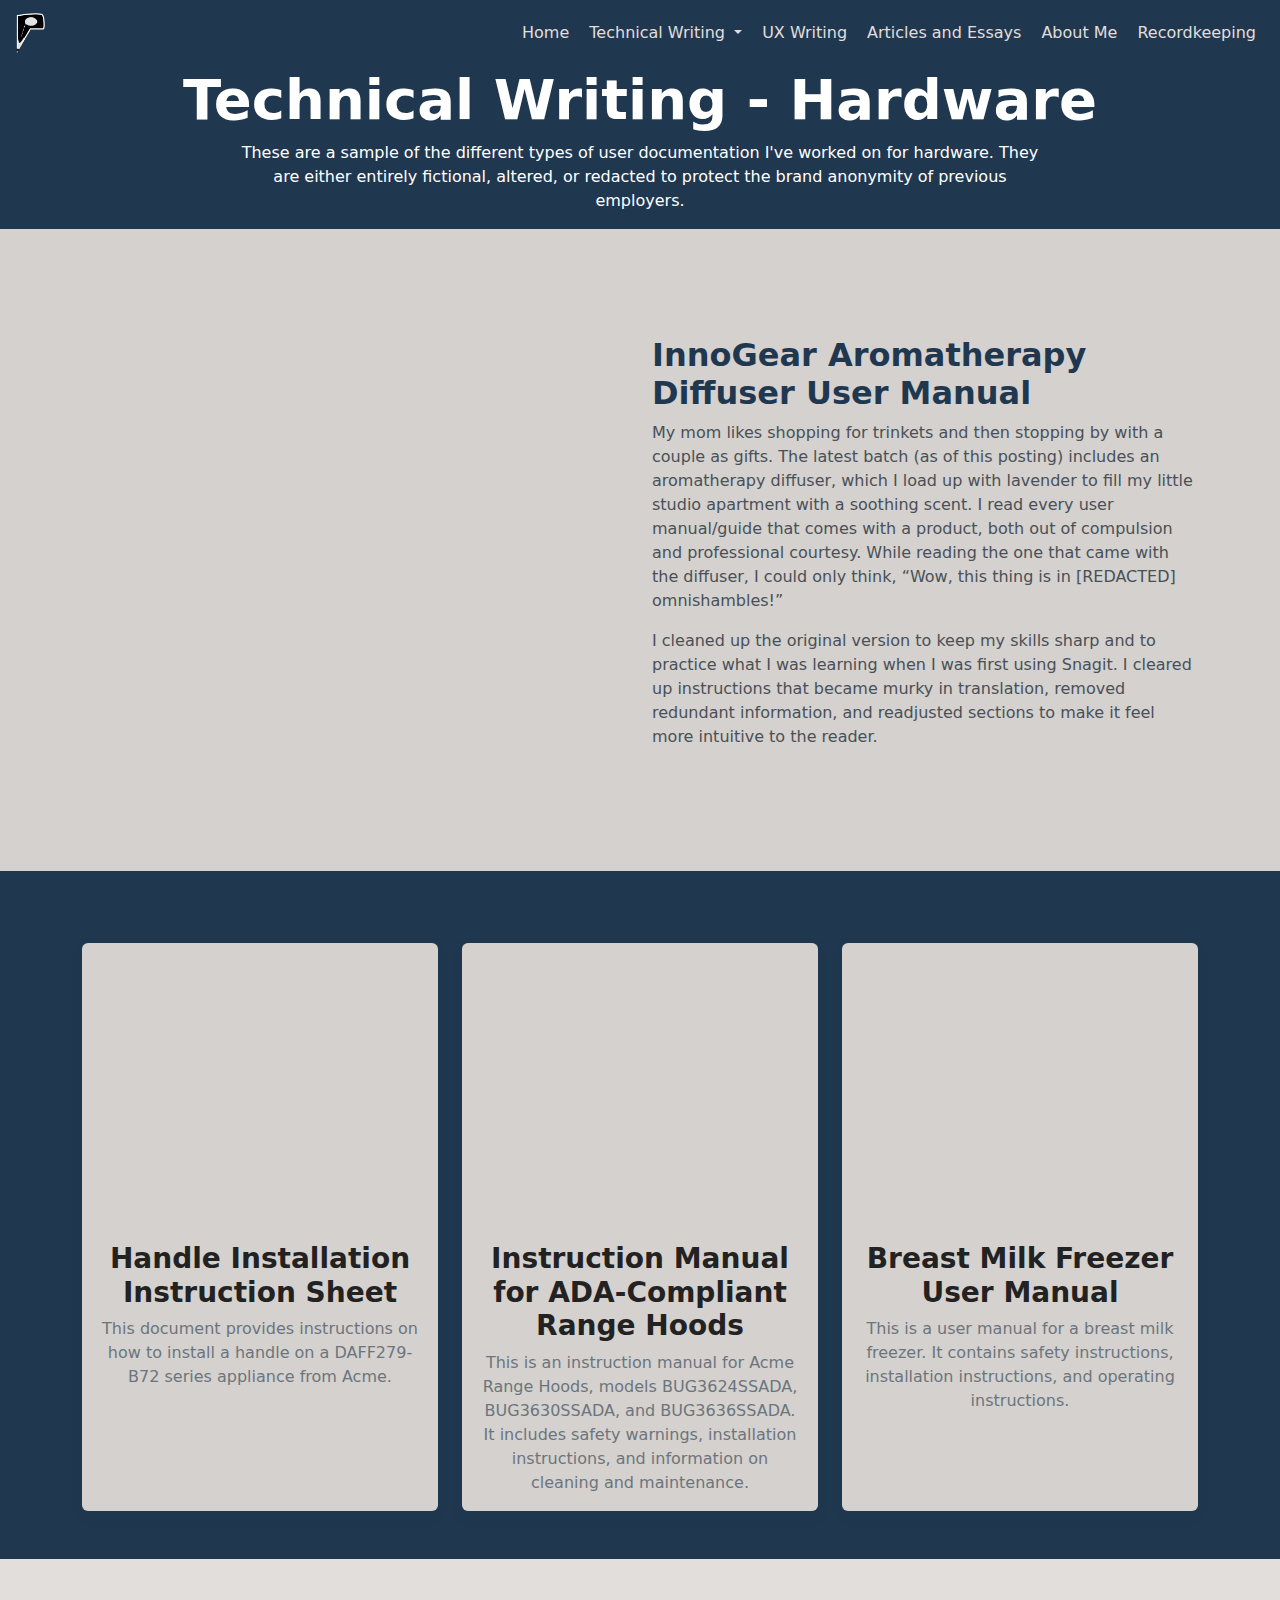
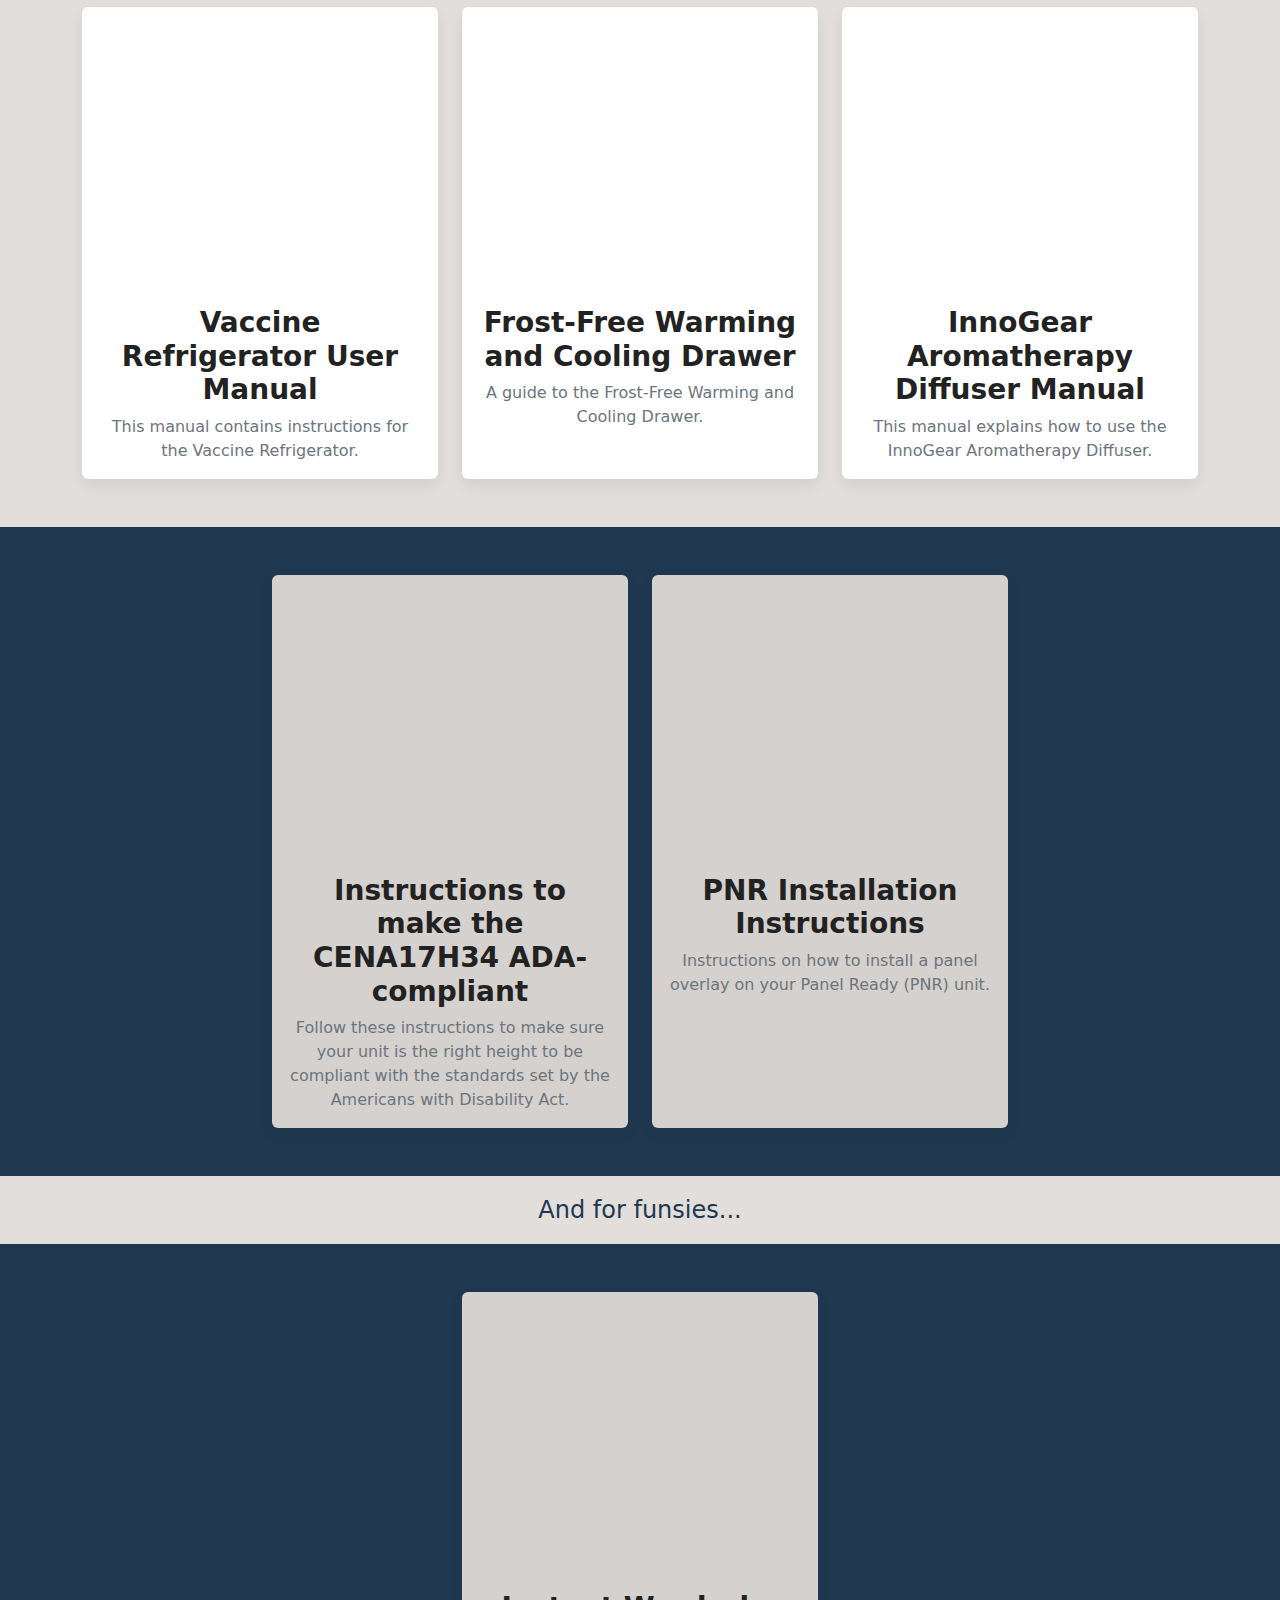
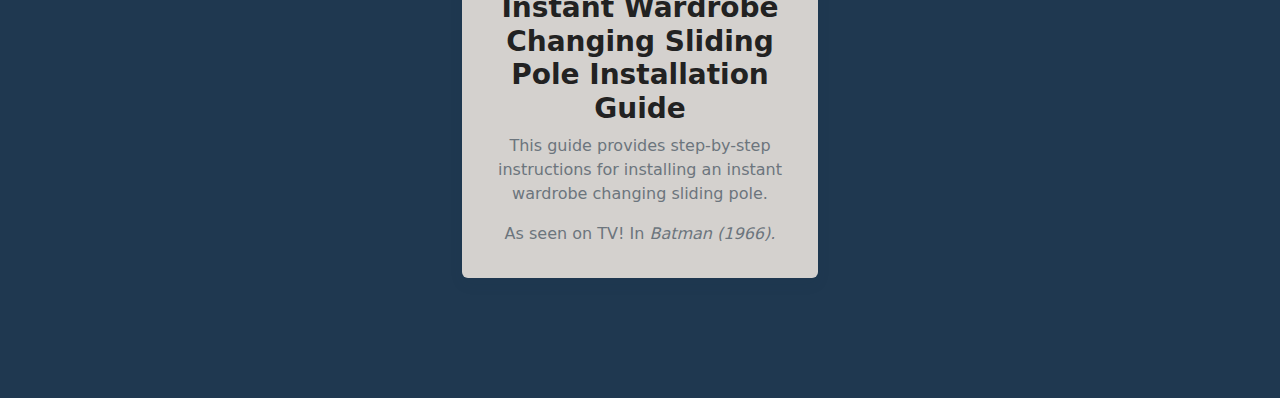
<file: technical-writing-hardware.html>
<!DOCTYPE html>
<html lang="en">
<head>
  <meta charset="UTF-8">
  <meta name="viewport" content="width=device-width, initial-scale=1.0">
  <title>Technical Writing (Hardware)</title>
  <link href="https://cdn.jsdelivr.net/npm/bootstrap@5.3.3/dist/css/bootstrap.min.css" rel="stylesheet" integrity="sha384-QWTKZyjpPEjISv5WaRU9OFeRpok6YctnYmDr5pNlyT2bRjXh0JMhjY6hW+ALEwIH" crossorigin="anonymous">
  <link rel="stylesheet" href="css/styles.css">
  <link rel="stylesheet" href="css/page-specific.css">
</head>
<body>

  <a class="skip-link" href="#main-content">Skip to main content</a>

  <!-- Header and Navbar -->
  <header class="sticky-top">
    <div class="container-fluid px-0">
  <nav class="navbar navbar-expand-lg navbar-dark bg-custom-dark" role="navigation" aria-label="Main navigation">
      <a class="navbar-brand ms-3" href="index.html">
        <img src="images/logo.png" alt="Logo" height="40">
      </a>
      <button class="navbar-toggler" type="button" data-bs-toggle="collapse" data-bs-target="#navbarNav" aria-controls="navbarNav" aria-expanded="false" aria-label="Toggle navigation">
        <span class="navbar-toggler-icon"></span>
      </button>
      <div class="collapse navbar-collapse justify-content-end" id="navbarNav">
        <ul class="navbar-nav me-3">
          <li class="nav-item"><a class="nav-link" href="index.html">Home</a></li>
          <li class="nav-item dropdown">
            <a class="nav-link dropdown-toggle" href="#" id="navbarDropdown" role="button" data-bs-toggle="dropdown" aria-expanded="false">
              Technical Writing
            </a>
            <ul class="dropdown-menu" aria-labelledby="navbarDropdown">
              <li><a class="dropdown-item" href="technical-writing-hardware.html">Hardware</a></li>
              <li><a class="dropdown-item" href="technical-writing-software.html">Software</a></li>
            </ul>
          </li>
          <li class="nav-item"><a class="nav-link" href="uxwriting.html">UX Writing</a></li>
          <li class="nav-item"><a class="nav-link" href="articlesandessays.html">Articles and Essays</a></li>
          <li class="nav-item"><a class="nav-link about-link" href="aboutme.html">About Me</a></li>
          <li class="nav-item"><a class="nav-link" href="https://pvega62.github.io/Recordkeeping/">Recordkeeping</a></li>
        </ul>
      </div>
      </nav>
    </div>
  </header>
  
  <main id="main-content" tabindex="-1">
  <div class="hero-section">
    <div class="container-fluid px-4">
      <div class="text-center">
  <h1 class="display-4 fw-bold text-white">Technical Writing - Hardware</h1>

      <div class="row justify-content-center">
          <div class="col-lg-8 text-center intro-text">
          <p class="text-white">These are a sample of the different types of user documentation I've worked on for hardware. They are either entirely fictional, altered, or redacted to protect the brand anonymity of previous employers.</p>
        </div>
      </div>
    </div>
  </div>

  <div class="light-section py-5" id="innogear-section">
    <div class="container">
      <div class="row align-items-center">
        <div class="col-md-6 text-center">
          <div class="ratio ratio-1x1">
            <iframe title="InnoGear Aromatherapy Diffuser User Manual" src="samples/technical-writing/hardware/innogear-aromatherapy-diffuser-manual.pdf" class="rounded" loading="lazy"></iframe>
          </div>
        </div>
  <div class="col-md-6 inno-text">
          <h2 class="fw-bold">InnoGear Aromatherapy Diffuser User Manual</h2>
          <p class="text-secondary">My mom likes shopping for trinkets and then stopping by with a couple as gifts. The latest batch (as of this posting) includes an aromatherapy diffuser, which I load up with lavender to fill my little studio apartment with a soothing scent. I read every user manual/guide that comes with a product, both out of compulsion and professional courtesy. While reading the one that came with the diffuser, I could only think, “Wow, this thing is in [REDACTED] omnishambles!”</p>
          <p class="text-secondary">I cleaned up the original version to keep my skills sharp and to practice what I was learning when I was first using Snagit. I cleared up instructions that became murky in translation, removed redundant information, and readjusted sections to make it feel more intuitive to the reader.</p>
        </div>
      </div>
    </div>
  </div>

    <!-- dark band with cards -->
  <div class="py-5 bg-custom-dark">
      <div class="container">
        <div class="text-content-heading mb-4">
        </div>

        <div class="row g-4">
          <div class="col-md-4">
            <div class="card h-100 text-center card-border sample-card" role="button" tabindex="0" data-pdf="samples/technical-writing/hardware/acme-handle-installation-mock.pdf" aria-label="Open Handle Installation Instruction Sheet">
              <div class="ratio ratio-4x3 mb-3"><iframe title="Handle Installation Instruction Sheet" src="samples/technical-writing/hardware/acme-handle-installation-mock.pdf" class="rounded" loading="lazy"></iframe></div>
              <div class="card-body">
                <h3 class="card-title fw-bold"> Handle Installation Instruction Sheet</h3>
                <p class="card-text text-secondary text-center">This document provides instructions on how to install a handle on a DAFF279-B72 series appliance from Acme.</p>
              </div>
            </div>
          </div>

          <div class="col-md-4">
            <div class="card h-100 text-center card-border sample-card" role="button" tabindex="0" data-pdf="samples/technical-writing/hardware/acme-range-hood-mock.pdf" aria-label="Open Instruction Manual for ADA-Compliant Range Hoods">
              <div class="ratio ratio-4x3 mb-3"><iframe title="Instruction Manual for ADA-Compliant Range Hoods" src="samples/technical-writing/hardware/acme-range-hood-mock.pdf" class="rounded" loading="lazy"></iframe></div>
              <div class="card-body">
                <h3 class="card-title fw-bold">Instruction Manual for ADA-Compliant Range Hoods</h3>
                <p class="card-text text-secondary">This is an instruction manual for Acme Range Hoods, models BUG3624SSADA, BUG3630SSADA, and BUG3636SSADA. It includes safety warnings, installation instructions, and information on cleaning and maintenance.</p>
              </div>
            </div>
          </div>

          <div class="col-md-4">
            <div class="card h-100 text-center card-border sample-card" role="button" tabindex="0" data-pdf="samples/technical-writing/hardware/breast-milk-freezer-user-manual.pdf" aria-label="Open Breast Milk Freezer User Manual">
              <div class="ratio ratio-4x3 mb-3"><iframe title="Breast Milk Freezer User Manual" src="samples/technical-writing/hardware/breast-milk-freezer-user-manual.pdf" class="rounded" loading="lazy"></iframe></div>
              <div class="card-body">
                <h3 class="card-title fw-bold">Breast Milk Freezer User Manual</h3>
                <p class="card-text text-secondary text-center">This is a user manual for a breast milk freezer. It contains safety instructions, installation instructions, and operating instructions.</p>
              </div>
            </div>
          </div>
        </div>
      </div>
    </div>

    
    <div class="py-5 bg-tan">
      <div class="container">
        <div class="row g-4">
          <div class="col-md-4">
            <div class="card h-100 text-center card-border sample-card" role="button" tabindex="0" data-pdf="samples/technical-writing/hardware/eqtemp-vaccine-refrigerator-user-manual-6-12-23.pdf" aria-label="Open EQTemp Vaccine Refrigerator User Manual">
              <div class="ratio ratio-4x3 mb-3"><iframe title="Vaccine Refrigerator User Manual" src="samples/technical-writing/hardware/eqtemp-vaccine-refrigerator-user-manual-6-12-23.pdf" class="rounded" loading="lazy"></iframe></div>
              <div class="card-body">
                <h3 class="card-title fw-bold"> Vaccine Refrigerator User Manual</h3>
                <p class="card-text text-secondary">This manual contains instructions for the Vaccine Refrigerator.</p>
              </div>
            </div>
          </div>

          <div class="col-md-4">
            <div class="card h-100 text-center card-border sample-card" role="button" tabindex="0" data-pdf="samples/technical-writing/hardware/frost-free-warming-and-cooling-drawer.pdf" aria-label="Open Frost-Free Warming and Cooling Drawer">
              <div class="ratio ratio-4x3 mb-3"><iframe title="Frost-Free Warming and Cooling Drawer" src="samples/technical-writing/hardware/frost-free-warming-and-cooling-drawer.pdf" class="rounded" loading="lazy"></iframe></div>
              <div class="card-body">
                <h3 class="card-title fw-bold">Frost-Free Warming and Cooling Drawer</h3>
                <p class="card-text text-secondary">A guide to the Frost-Free Warming and Cooling Drawer.</p>
              </div>
            </div>
          </div>

          <div class="col-md-4">
            <div class="card h-100 text-center card-border sample-card" role="button" tabindex="0" data-pdf="samples/technical-writing/hardware/innogear-aromatherapy-diffuser-manual.pdf" aria-label="Open InnoGear Aromatherapy Diffuser Manual">
              <div class="ratio ratio-4x3 mb-3"><iframe title="InnoGear Aromatherapy Diffuser Manual" src="samples/technical-writing/hardware/innogear-aromatherapy-diffuser-manual.pdf" class="rounded" loading="lazy"></iframe></div>
              <div class="card-body">
                <h3 class="card-title fw-bold">InnoGear Aromatherapy Diffuser Manual</h3>
                <p class="card-text text-secondary">This manual explains how to use the InnoGear Aromatherapy Diffuser.</p>
              </div>
            </div>
          </div>
        </div>
      </div>
    </div>

  <!-- final tan band -->
    <div class="bg-custom-dark py-5">
      <div class="container">
        <div class="row g-4 justify-content-center">
          <div class="col-md-4">
            <div class="card h-100 text-center card-border sample-card" role="button" tabindex="0" data-pdf="samples/technical-writing/hardware/ada-conversion-CENA17H34.pdf" aria-label="Open ADA Conversion Sample">
              <div class="ratio ratio-4x3 mb-3"><iframe title="ADA Conversion Sample" src="samples/technical-writing/hardware/ada-conversion-CENA17H34.pdf" class="rounded" loading="lazy"></iframe></div>
              <div class="card-body">
                <h3 class="card-title fw-bold">Instructions to make the CENA17H34 ADA-compliant</h3>
                <p class="card-text text-secondary">Follow these instructions to make sure your unit is the right height to be compliant with the standards set by the Americans with Disability Act.</p>
              </div>
            </div>
          </div>

          <div class="col-md-4">
            <div class="card h-100 text-center card-border sample-card" role="button" tabindex="0" data-pdf="samples/technical-writing/hardware/pnr-instructions.pdf" aria-label="Open PNR Instructions">
              <div class="ratio ratio-4x3 mb-3"><iframe title="PNR Instructions" src="samples/technical-writing/hardware/pnr-instructions.pdf" class="rounded" loading="lazy"></iframe></div>
              <div class="card-body">
                <h3 class="card-title fw-bold">PNR Installation Instructions</h3>
                <p class="card-text text-secondary">Instructions on how to install a panel overlay on your Panel Ready (PNR) unit.</p>
              </div>
            </div>
          </div>
        </div>
      </div>
    </div>

    <div class="py-3 bg-tan">
      <div class="container text-center">
        <p class="text-color-dark text fs-4 mb-0">And for funsies...</p>
      </div>
    </div>
    
    <div class="container py-5">
        <div class="row justify-content-center">
            <div class="col-md-4">
                <div class="card h-100 text-center card-border sample-card" role="button" tabindex="0" data-pdf="samples/technical-writing/hardware/bat-pole-project.pdf" aria-label="Open Instant Wardrobe Changing Sliding Pole Installation Guide">
                    <div class="ratio ratio-4x3 mb-3"><iframe title="Instant Wardrobe Changing Sliding Pole Installation Guide" src="samples/technical-writing/hardware/bat-pole-project.pdf" class="rounded" loading="lazy"></iframe></div>
                    <div class="card-body">
                      <h3 class="card-title fw-bold">Instant Wardrobe Changing Sliding Pole Installation Guide</h3>
                      <p class="card-text text-secondary text-center">This guide provides step-by-step instructions for installing an instant wardrobe changing sliding pole.</p>
                      <P class="text-secondary text-center">As seen on TV! In <i>Batman (1966).</i></p>
                    </div>
                </div>
            </div>
        </div>
    </div>
  </main>
  <script src="https://cdn.jsdelivr.net/npm/bootstrap@5.3.3/dist/js/bootstrap.bundle.min.js" integrity="sha384-YvpcrYf0tY3lHB60NNkmXc5s9fDVZLESaAA55NDzOxhy9GkcIdslK1eN7N6jIeHz" crossorigin="anonymous"></script>

    <!-- Shared PDF viewer -->
    <script src="js/pdf-viewer.js"></script>
    <script src="js/sticky-nav.js"></script>
    <script src="js/page-specific.js"></script>

  </body>
  </html>
</file>
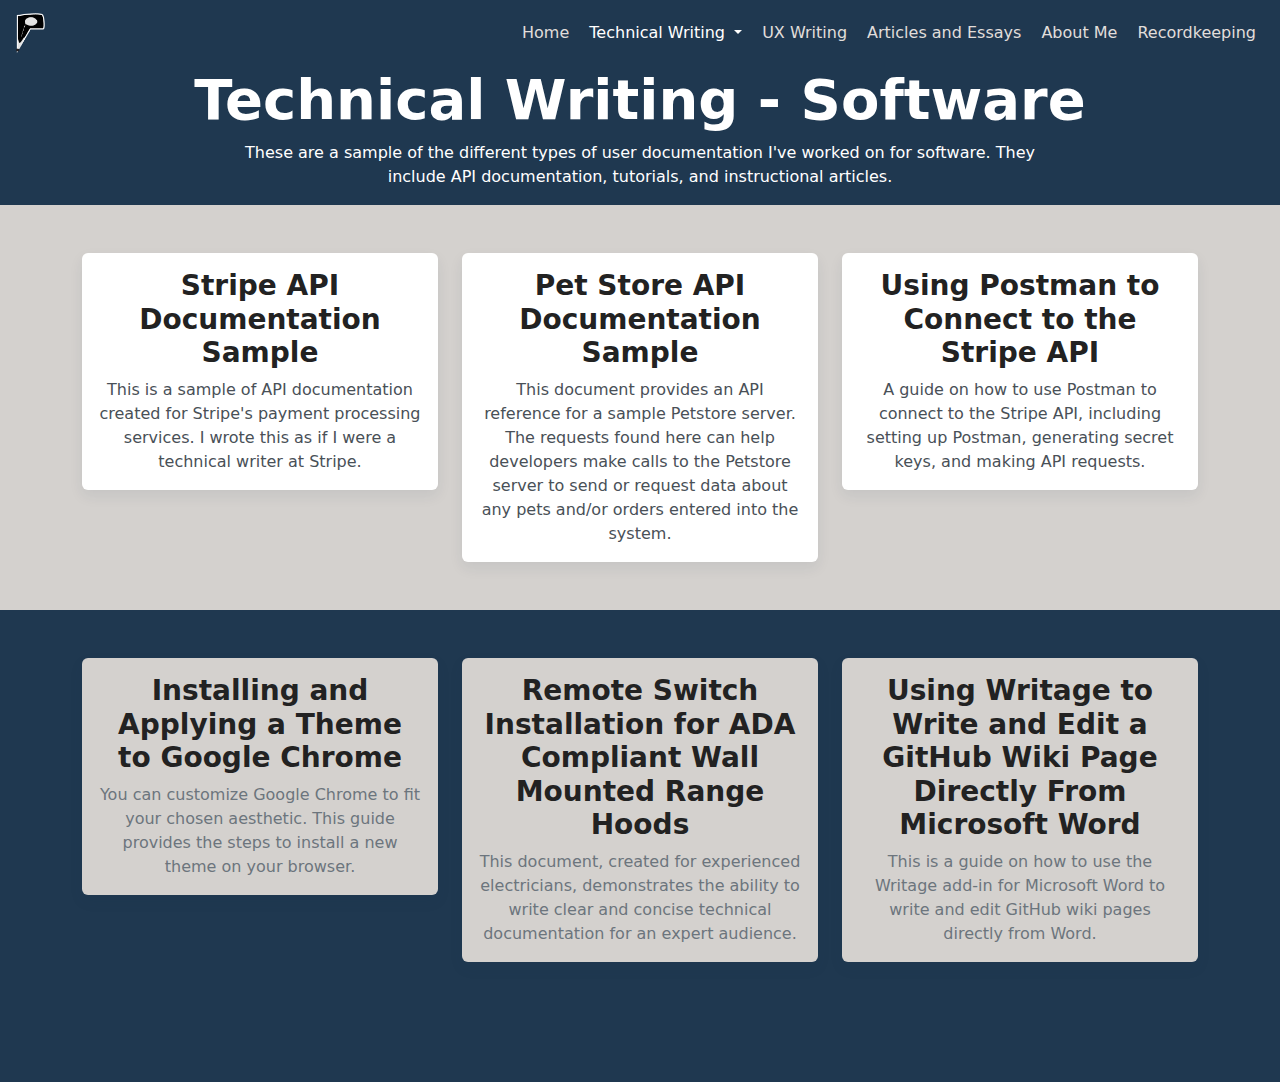
<file: technical-writing-software.html>
<!DOCTYPE html>
<html lang="en">
<head>
  <meta charset="UTF-8">
  <meta name="viewport" content="width=device-width, initial-scale=1.0">
  <title>Technical Writing (Software)</title>
  <link href="https://cdn.jsdelivr.net/npm/bootstrap@5.3.3/dist/css/bootstrap.min.css" rel="stylesheet" integrity="sha384-QWTKZyjpPEjISv5WaRU9OFeRpok6YctnYmDr5pNlyT2bRjXh0JMhjY6hW+ALEwIH" crossorigin="anonymous">
  <link rel="stylesheet" href="css/styles.css">
  <link rel="stylesheet" href="css/page-specific.css">
</head>
<body>

  <a class="skip-link" href="#main-content">Skip to main content</a>

  <!-- Header and Navbar -->
  <header class="sticky-top">
    <div class="container-fluid px-0">
  <nav class="navbar navbar-expand-lg navbar-dark bg-custom-dark" role="navigation" aria-label="Main navigation">
      <a class="navbar-brand ms-3" href="index.html">
        <img src="images/logo.png" alt="Logo" height="40">
      </a>
      <button class="navbar-toggler" type="button" data-bs-toggle="collapse" data-bs-target="#navbarNav" aria-controls="navbarNav" aria-expanded="false" aria-label="Toggle navigation">
        <span class="navbar-toggler-icon"></span>
      </button>
      <div class="collapse navbar-collapse justify-content-end" id="navbarNav">
        <ul class="navbar-nav me-3">
          <li class="nav-item"><a class="nav-link" href="index.html">Home</a></li>
          <li class="nav-item dropdown">
            <a class="nav-link dropdown-toggle active" href="#" id="navbarDropdown" role="button" data-bs-toggle="dropdown" aria-expanded="false">
              Technical Writing
            </a>
            <ul class="dropdown-menu" aria-labelledby="navbarDropdown">
              <li><a class="dropdown-item" href="technical-writing-hardware.html">Hardware</a></li>
              <li><a class="dropdown-item" href="technical-writing-software.html">Software</a></li>
            </ul>
          </li>
          <li class="nav-item"><a class="nav-link" href="uxwriting.html">UX Writing</a></li>
          <li class="nav-item"><a class="nav-link" href="articlesandessays.html">Articles and Essays</a></li>
          <li class="nav-item"><a class="nav-link about-link" href="aboutme.html">About Me</a></li>
          <li class="nav-item"><a class="nav-link" href="https://pvega62.github.io/Recordkeeping/">Recordkeeping</a></li>
        </ul>
      </div>
      </nav>
    </div>
  </header>
  
  <main id="main-content" tabindex="-1">
  <div class="hero-section">
    <div class="container-fluid px-4">
      <div class="text-center">
  <h1 class="display-4 fw-bold text-white">Technical Writing - Software</h1>

      <div class="row justify-content-center">
          <div class="col-lg-8 text-center intro-text">
          <p class="text-white">These are a sample of the different types of user documentation I've worked on for software. They include API documentation, tutorials, and instructional articles.</p>
        </div>
      </div>
    </div>
  </div>

    <!-- light band with cards -->
  <div class="py-5 light-section">
      <div class="container">
        <div class="row g-4">
          <div class="col-md-4">
            <div class="card text-center card-border sample-card" role="button" tabindex="0" data-href="https://github.com/pvega62/Portfolio/wiki/Stripe-API-Documentation-Sample" aria-label="Open Stripe API Documentation Sample">
              <div class="card-body text-center">
                <h3 class="card-title fw-bold">Stripe API Documentation Sample</h3>
                <p class="card-text text-secondary"> This is a sample of API documentation created for Stripe's payment processing services. I wrote this as if I were a technical writer at Stripe.</p>
              </div>
            </div>
          </div>

          <div class="col-md-4">
            <div class="card text-center card-border sample-card" role="button" tabindex="0" data-href="https://github.com/pvega62/Portfolio/wiki/Pet-Store-API-Documentation-Sample" aria-label="Open Pet Store API Documentation Sample">
              <div class="card-body text-center">
                <h3 class="card-title fw-bold">Pet Store API Documentation Sample</h3>
                <p class="card-text text-secondary">This document provides an API reference for a sample Petstore server. The requests found here can help developers make calls to the Petstore server to send or request data about any pets and/or orders entered into the system.</p>
              </div>
            </div>
          </div>

          <div class="col-md-4">
            <div class="card text-center card-border sample-card" role="button" tabindex="0" data-href="https://github.com/pvega62/Portfolio/wiki/Using-Postman-to-Connect-to-the-Stripe-API" aria-label="Open Using Postman to Connect to the Stripe API">
              <div class="card-body">
                <h3 class="card-title fw-bold">Using Postman to Connect to the Stripe API</h3>
                <p class="card-text text-secondary text-center">A guide on how to use Postman to connect to the Stripe API, including setting up Postman, generating secret keys, and making API requests.</p>
              </div>
            </div>
          </div>
        </div>
      </div>
    </div>
    <!-- dark band of cards -->
  <div class="py-5 dark-section">
      <div class="container">
        <div class="row g-4">
          <div class="col-md-4">
            <div class="card text-center card-border sample-card" role="button" tabindex="0" data-href="https://github.com/pvega62/Portfolio/wiki/Installing-and-Applying-a-Theme-to-Google-Chrome" aria-label="Open Installing and Applying a Theme to Google Chrome">
              <div class="card-body">
                <h3 class="card-title fw-bold">Installing and Applying a Theme to Google Chrome</h3>
                <p class="card-text text-secondary text-center">You can customize Google Chrome to fit your chosen aesthetic. This guide provides the steps to install a new theme on your browser.</p>
              </div>
            </div>
          </div>
          <div class="col-md-4">
            <div class="card text-center card-border sample-card" role="button" tabindex="0" data-href="https://github.com/pvega62/Portfolio/wiki/Remote-Switch-Installation-for-ADA-Compliant-Wall-Mounted-Range-Hoods" aria-label="Open Remote Switch Installation for ADA Compliant Wall Mounted Range Hoods">
              <div class="card-body">
                <h3 class="card-title fw-bold">Remote Switch Installation for ADA Compliant Wall Mounted Range Hoods</h3>
                <p class="card-text text-secondary text-center">This document, created for experienced electricians, demonstrates the ability to write clear and concise technical documentation for an expert audience.</p>
              </div>
            </div>
          </div>
          <div class="col-md-4">
            <div class="card text-center card-border sample-card" role="button" tabindex="0" data-href="https://github.com/pvega62/Portfolio/wiki/Using-Writage-to-Write-and-Edit-a-GitHub-Wiki-Page-Directly-From-Microsoft-Word" aria-label="Open Using Writage to Write and Edit a GitHub Wiki Page Directly From Microsoft Word">
              <div class="card-body">
                <h3 class="card-title fw-bold">Using Writage to Write and Edit a GitHub Wiki Page Directly From Microsoft Word</h3>
                <p class="card-text text-secondary text-center">This is a guide on how to use the Writage add-in for Microsoft Word to write and edit GitHub wiki pages directly from Word.</p>
              </div>
            </div>
          </div>
        </div>
      </div>
    </div>

  </main>
  <script src="https://cdn.jsdelivr.net/npm/bootstrap@5.3.3/dist/js/bootstrap.bundle.min.js" integrity="sha384-YvpcrYf0tY3lHB60NNkmXc5s9fDVZLESaAA55NDzOxhy9GkcIdslK1eN7N6jIeHz" crossorigin="anonymous"></script>

    <!-- Shared PDF viewer -->
    <script src="js/pdf-viewer.js"></script>
    <script src="js/sticky-nav.js"></script>
    <script src="js/page-specific.js"></script>

  </body>
  </html>
</file>
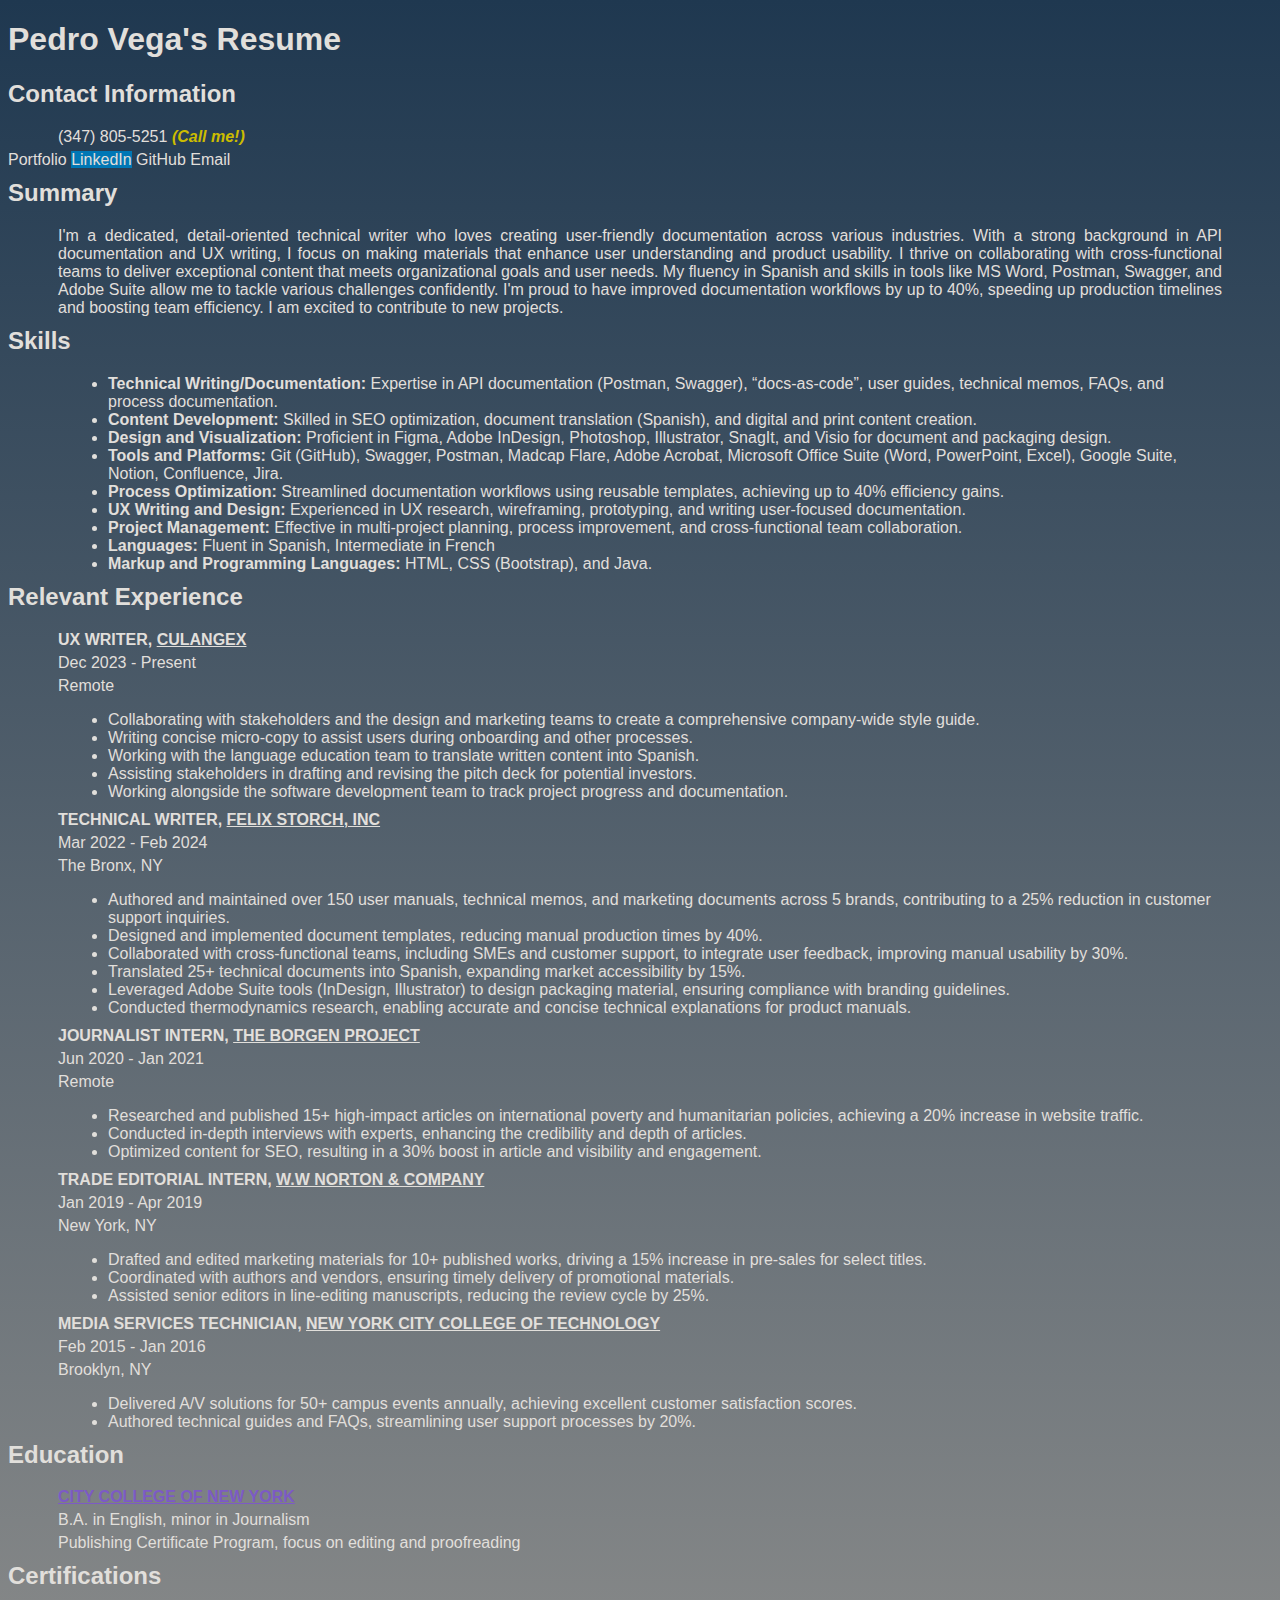
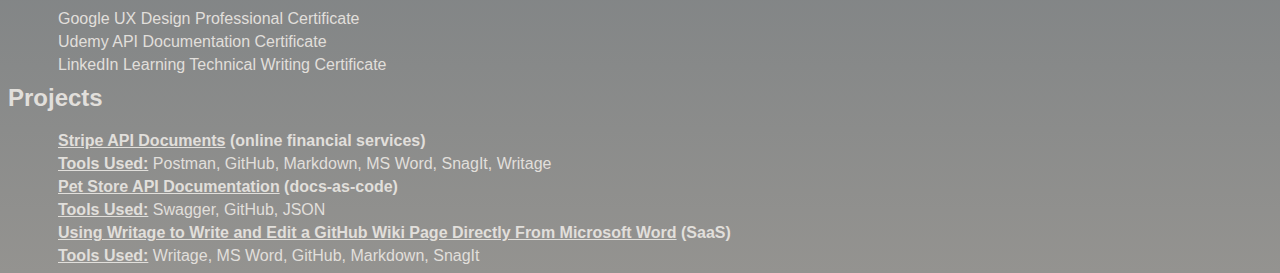
<file: Resume HTML/resume.html>
<!DOCTYPE html>

<html>
    <head>
        <title>Pedro Vega's Resume</title>
        <link
            href="https://cdn.jsdelivr.net/npm/bootstrap@5.3.2/dist/css/bootstrap.min.css"
            rel="stylesheet"
            integrity="sha384-T3c6CoIi6uLrA9TneNEoa7RxnatzjcDSCmG1MXxSR1GAsXEV/Dwwykc2MPK8M2HN"
            crossorigin="anonymous"
        /> 
        <style>
                body {
                    background: linear-gradient(180deg, rgb(31, 56, 80), rgb(148, 147, 144));
                    color: #fffbfb;
                    font-family: Arial, sans-serif; 
                    color: #e1dfdb; /* Set default text color */
                }
                p {
                    margin-top: 5px;
                    margin-bottom: 5px;
                    margin-left: 50px; 
                    margin-right: 50px; 
                } 
                h2 {
                    margin-top: 10px;
                }

                ul {
                    margin-bottom: 10px;
                    margin-left: 60px;
                    margin-right: 50px;
                }

                .btn-custom-blue {
                    background-color: #0077B5;
                    color: white;
                }
                .text-custom {
                    color: #7c5ac5;
                }
                .text-justify {
                    text-align: justify;
                }
                a:link {
                    color: #e1dfdb;
                    text-decoration: underline; 
                }
            </style>
    </head>
    <body>
        <h1 class="text-center display-1" ><b>Pedro Vega's Resume</b></h1>
        <h2 class="text-center">Contact Information</h2>
        <p class="text-center"> 
            <a href="tel:+13478055251" style="text-decoration: none;">(347) 805-5251</a> 
            <a href="https://www.youtube.com/watch?v=StKVS0eI85I" target="_blank" style="color: #ccbc00; text-decoration: none;">
            <em><b>(Call me!)</b></em>
            </a>
        </p>
        <div class="text-center">
            <a class="btn btn-primary text-light" href="https://pedrovega.nyc" target="_blank" role="button" style=text-decoration:none;>Portfolio</a>
            <a class="btn btn-custom-blue text-light" href="https://linkedin.com/in/pvega62" target="_blank" role="button" style=text-decoration:none;>LinkedIn</a>
            <a class= "btn btn-dark text-light" href="https://github.com/pvega62" target="_blank" role="button" style=text-decoration:none;>GitHub</a>
            <a class= "btn btn-light text-danger"href="mailto:vega.pedro96@gmail.com" style=text-decoration:none;>Email</a>
        </div>
        <h2 class="text-center">Summary</h2>
        <p class="text-justify"> I'm a dedicated, detail-oriented technical writer who loves creating user-friendly documentation across various industries. With a strong background in API documentation and UX writing, I focus on making materials that enhance user understanding and product usability. I thrive on collaborating with cross-functional teams to deliver exceptional content that meets organizational goals and user needs. My fluency in Spanish and skills in tools like MS Word, Postman, Swagger, and Adobe Suite allow me to tackle various challenges confidently. I'm proud to have improved documentation workflows by up to 40%, speeding up production timelines and boosting team efficiency. I am excited to contribute to new projects.</p>
        <h2 class="text-center">Skills</h2>
        <ul>
            <li><b>Technical Writing/Documentation:</b> Expertise in API documentation (Postman, Swagger), “docs-as-code”, user guides, technical memos, FAQs, and process documentation. </li>
            <li><b>Content Development:</b> Skilled in SEO optimization, document translation (Spanish), and digital and print content creation. </li>
            <li><b>Design and Visualization: </b> Proficient in Figma, Adobe InDesign, Photoshop, Illustrator, SnagIt, and Visio for document and packaging design. </li>
            <li><b>Tools and Platforms: </b> Git (GitHub), Swagger, Postman, Madcap Flare, Adobe Acrobat, Microsoft Office Suite (Word, PowerPoint, Excel), Google Suite, Notion, Confluence, Jira. </li>
            <li><b>Process Optimization:</b> Streamlined documentation workflows using reusable templates, achieving up to 40% efficiency gains.</li>
            <li><b>UX Writing and Design:</b>  Experienced in UX research, wireframing, prototyping, and writing user-focused documentation.</li>
            <li><b>Project Management:</b> Effective in multi-project planning, process improvement, and cross-functional team collaboration.</li>
            <li><b>Languages:</b> Fluent in Spanish, Intermediate in French</li>
            <li><b>Markup and Programming Languages:</b> HTML, CSS (Bootstrap), and Java.</li>
        </ul>
        <h2 class="text-center">Relevant Experience</h2>
        <p><b>UX WRITER, <a href="https://www.culangex.com/" target="_blank">CULANGEX</a></b></p>
        <p>Dec 2023 - Present</p>
        <p>Remote</p>
        <ul>
            <li>Collaborating with stakeholders and the design and marketing teams to create a comprehensive company-wide style guide.</li>
            <li>Writing concise micro-copy to assist users during onboarding and other processes.</li>
            <li>Working with the language education team to translate written content into Spanish.</li>
            <li>Assisting stakeholders in drafting and revising the pitch deck for potential investors.</li>
            <li>Working alongside the software development team to track project progress and documentation.</li>
        </ul>
        <p><b>TECHNICAL WRITER, <a href="https://felixstorchinc.com/" target="_blank">FELIX STORCH, INC</a></b></p>
        <p>Mar 2022 - Feb 2024</p>
        <p>The Bronx, NY</p>
        <ul>
            <li>Authored and maintained over 150 user manuals, technical memos, and marketing documents across 5 brands, contributing to a 25% reduction in customer support inquiries.</li>
            <li>Designed and implemented document templates, reducing manual production times by 40%.</li>
            <li>Collaborated with cross-functional teams, including SMEs and customer support, to integrate user feedback, improving manual usability by 30%.</li>
            <li>Translated 25+ technical documents into Spanish, expanding market accessibility by 15%.</li>
            <li>Leveraged Adobe Suite tools (InDesign, Illustrator) to design packaging material, ensuring compliance with branding guidelines.</li>
            <li>Conducted thermodynamics research, enabling accurate and concise technical explanations for product manuals.</li>
            </ul>
        <p><b>JOURNALIST INTERN, <a href="https://borgenproject.org/" target="_blank">THE BORGEN PROJECT</a></b></p>
        <p>Jun 2020 - Jan 2021</p>
        <p>Remote</p>
        <ul>
            <li>Researched and published 15+ high-impact articles on international poverty and humanitarian policies, achieving a 20% increase in website traffic.</li>
            <li>Conducted in-depth interviews with experts, enhancing the credibility and depth of articles.</li>
            <li>Optimized content for SEO, resulting in a 30% boost in article and visibility and engagement.</li>
        </ul>
        <p><b>TRADE EDITORIAL INTERN, <a href="https://wwnorton.com" target="_blank">W.W NORTON & COMPANY</a></b></p>
        <p>Jan 2019 - Apr 2019</p>
        <p>New York, NY</p>
        <ul>
            <li>Drafted and edited marketing materials for 10+ published works, driving a 15% increase in pre-sales for select titles.</li>
            <li>Coordinated with authors and vendors, ensuring timely delivery of promotional materials.</li>
            <li>Assisted senior editors in line-editing manuscripts, reducing the review cycle by 25%.</li>
        </ul>
        <p><b>MEDIA SERVICES TECHNICIAN, <a href="https://www.citytech.cuny.edu/" target="_blank"> NEW YORK CITY COLLEGE OF TECHNOLOGY</a></b></p>
        <p>Feb 2015 - Jan 2016</p>
        <p>Brooklyn, NY</p>
        <ul>
            <li>Delivered A/V solutions for 50+ campus events annually, achieving excellent customer satisfaction scores.</li>
            <li>Authored technical guides and FAQs, streamlining user support processes by 20%.</li>
        </ul>
        <h2 class="text-center">Education</h2>
        <a href="https://www.ccny.cuny.edu/" target="_blank" style="color: #7c5ac5; margin-left: 50px;"><b>CITY COLLEGE OF NEW YORK</b></a>
        <p>B.A. in English, minor in Journalism</p>
        <p>Publishing Certificate Program, focus on editing and proofreading</p>
        <h2 class="text-center">Certifications</h2>
        <p>Google UX Design Professional Certificate</p>
        <p>Udemy API Documentation Certificate</p>
        <p>LinkedIn Learning Technical Writing Certificate</p>
        <h2 class="text-center"> Projects </h2>
        <p><b><u>Stripe API Documents</u> (online financial services)</b></p>
        <p><u><b>Tools Used:</b></u> Postman, GitHub, Markdown, MS Word, SnagIt, Writage</p>
        <p><b><u>Pet Store API Documentation</u> (docs-as-code)</b></p>
        <p><u><b>Tools Used:</b></u> Swagger, GitHub, JSON</p>
        <p><b><u>Using Writage to Write and Edit a GitHub Wiki Page Directly From Microsoft Word</u> (SaaS)</b></p>
        <p><b><u>Tools Used:</u></b> Writage, MS Word, GitHub, Markdown, SnagIt</p>
    </body>
</html>
</file>
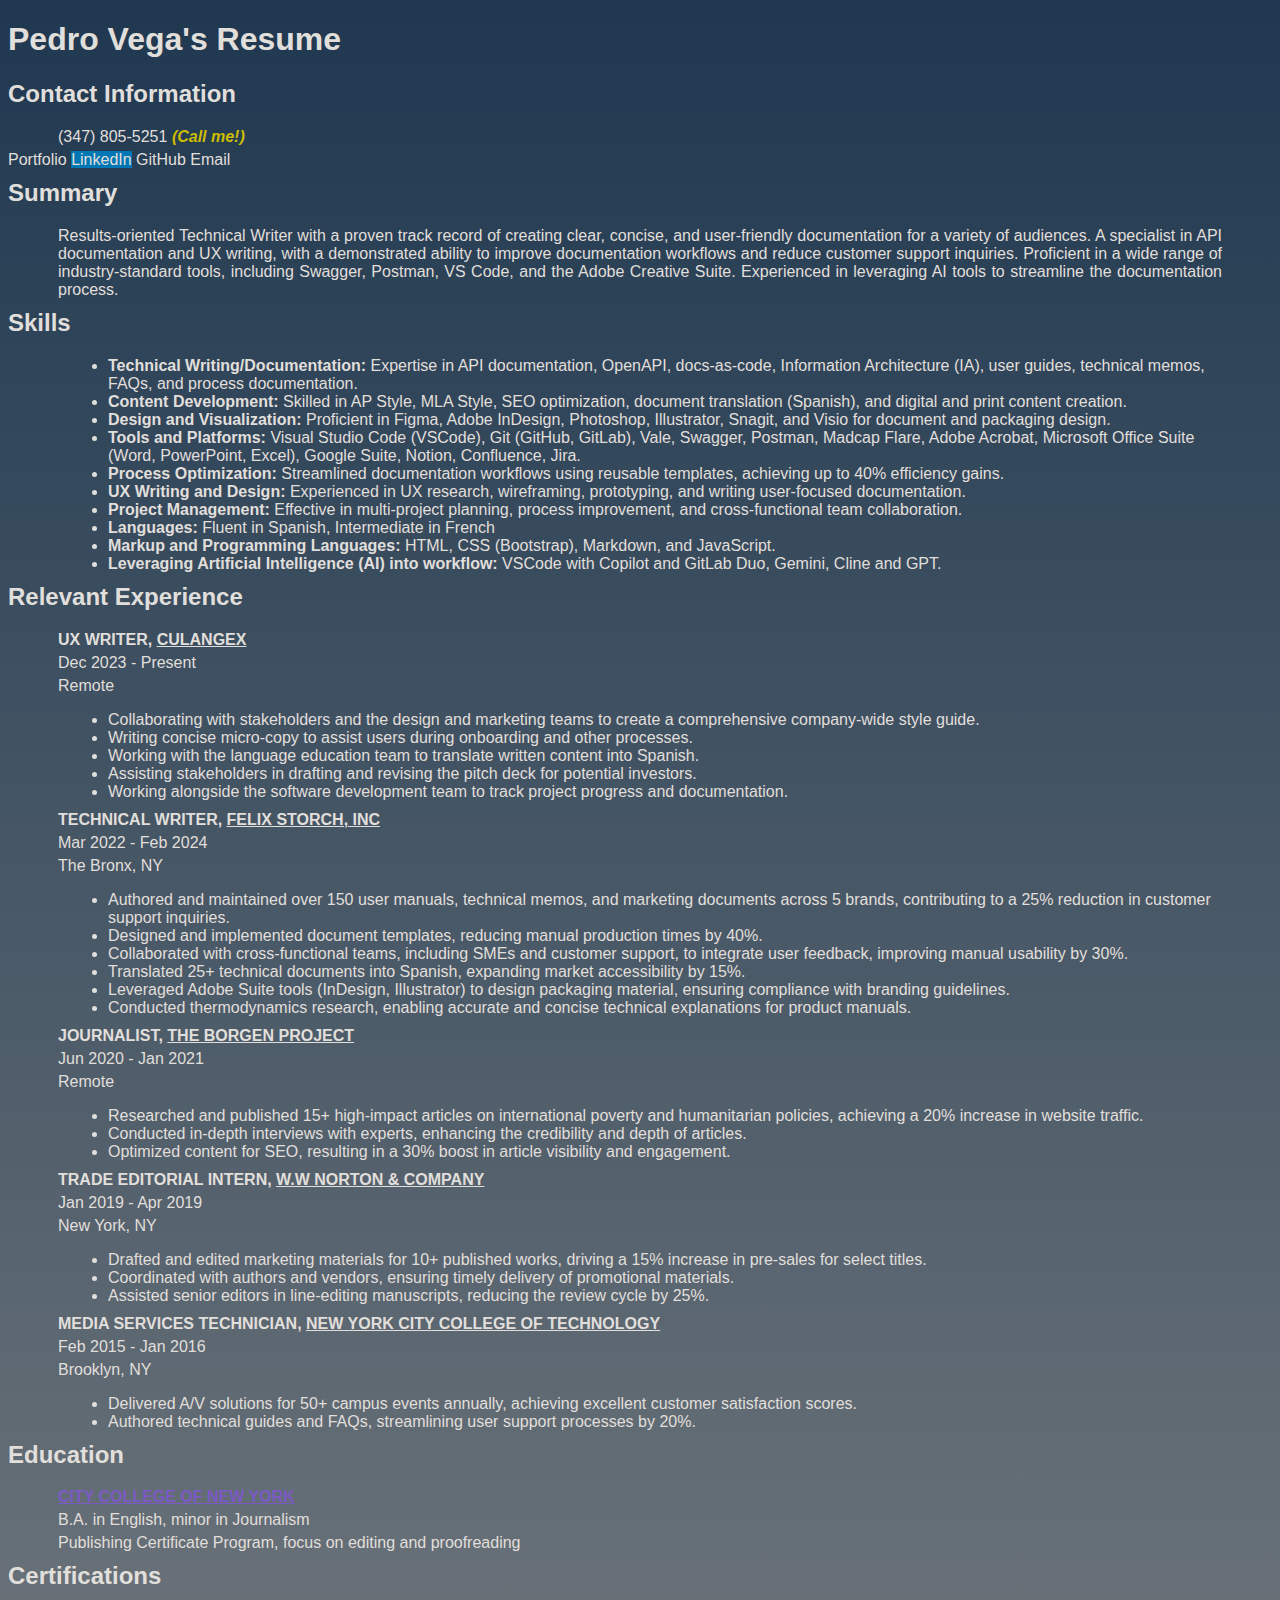
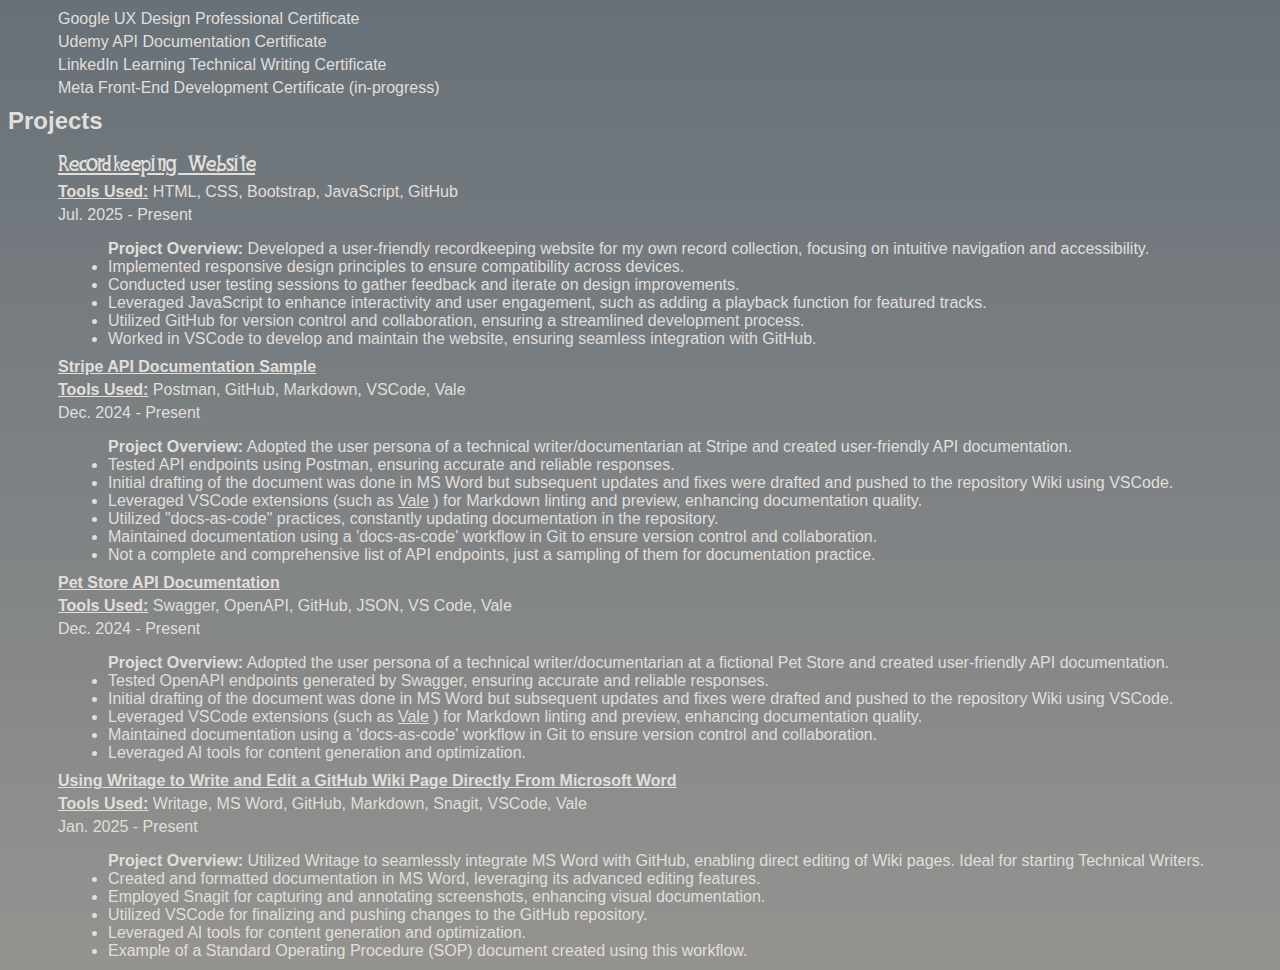
<file: Resume Site/resume.html>
<!DOCTYPE html>

<html>
    <head>
        <title>Pedro Vega's Resume</title>
        <link
            href="https://cdn.jsdelivr.net/npm/bootstrap@5.3.2/dist/css/bootstrap.min.css"
            rel="stylesheet"
            integrity="sha384-T3c6CoIi6uLrA9TneNEoa7RxnatzjcDSCmG1MXxSR1GAsXEV/Dwwykc2MPK8M2HN"
            crossorigin="anonymous"
        /> 
        <style>
                @font-face {
                font-family: 'FantiqueFourr';
                src: url('fonts/FantiqueFourr.ttf') format('truetype');
                font-weight: normal;
                font-style: normal;
                }
                body {
                    background: linear-gradient(180deg, rgb(31, 56, 80), rgb(148, 147, 144));
                    color: #e1dfdb;
                    font-family: Arial, sans-serif; 
                } 
                p {
                    margin-top: 5px;
                    margin-bottom: 5px;
                    margin-left: 50px; 
                    margin-right: 50px; 
                }
                h2 {
                    margin-top: 10px;
                }

                ul {
                    margin-bottom: 10px;
                    margin-left: 60px;
                    margin-right: 50px;
                }

                .btn-custom-blue {
                    background-color: #0077B5;
                    color: white;
                }
                .text-custom {
                    color: #7c5ac5;
                }
                .text-justify {
                    text-align: justify;
                }
                a:link {
                    color: #e1dfdb;
                    text-decoration: underline; 
                }
                .recordkeeping {
                font-family: 'FantiqueFourr', Arial, sans-serif;
                font-weight: normal;
                font-style: normal;
                text-align: center;
                color: #e1dfdb;
                font-size: 1.5em;
                word-spacing: 1px;
                letter-spacing: -1px;
                margin-top: 20px;
                margin-bottom: 20px;
                }

            </style>
    </head>
    <body>
        <div class="gradient-text">
        <h1 class="text-center display-1" ><b>Pedro Vega's Resume</b></h1>
        <h2 class="text-center">Contact Information</h2>
        <p class="text-center"> 
            <a href="tel:+13478055251" style="text-decoration: none;">(347) 805-5251</a> 
            <a href="https://www.youtube.com/watch?v=StKVS0eI85I" target="_blank" style="color: #ccbc00; text-decoration: none;">
                <em><b>(Call me!)</b></em>
            </a>
        </p>
        <div class="text-center">
            <a class="btn btn-primary text-light" href="https://pedrovega.nyc" target="_blank" role="button" style="text-decoration:none;" aria-label="Visit Pedro Vega's Portfolio website">Portfolio</a>
            <a class="btn btn-custom-blue text-light" href="https://linkedin.com/in/pvega62" target="_blank" role="button" style="text-decoration:none;">LinkedIn</a>
            <a class="btn btn-dark text-light" href="https://github.com/pvega62" target="_blank" role="button" style="text-decoration:none;">GitHub</a>
            <a class="btn btn-light text-danger" href="mailto:vega.pedro96@gmail.com" style="text-decoration:none;">Email</a>
        </div>
        <h2 class="text-center">Summary</h2>

        <p class="text-justify">Results-oriented Technical Writer with a proven track record of creating clear, concise, and user-friendly documentation for a variety of audiences. A specialist in API documentation and UX writing, with a demonstrated ability to improve documentation workflows and reduce customer support inquiries. Proficient in a wide range of industry-standard tools, including Swagger, Postman, VS Code, and the Adobe Creative Suite. Experienced in leveraging AI tools to streamline the documentation process.</p>
        <h2 class="text-center">Skills</h2>
        <ul>
            <li><b>Technical Writing/Documentation:</b> Expertise in API documentation, OpenAPI, docs-as-code, Information Architecture (IA),  user guides, technical memos, FAQs, and process documentation.</li>
            <li><b>Content Development:</b> Skilled in AP Style, MLA Style, SEO optimization, document translation (Spanish), and digital and print content creation.</li>
            <li><b>Design and Visualization:</b> Proficient in Figma, Adobe InDesign, Photoshop, Illustrator, Snagit, and Visio for document and packaging design.</li>
            <li><b>Tools and Platforms:</b> Visual Studio Code (VSCode), Git (GitHub, GitLab), Vale, Swagger, Postman, Madcap Flare, Adobe Acrobat, Microsoft Office Suite (Word, PowerPoint, Excel), Google Suite, Notion, Confluence, Jira.</li>
            <li><b>Process Optimization:</b> Streamlined documentation workflows using reusable templates, achieving up to 40% efficiency gains.</li>
            <li><b>UX Writing and Design:</b> Experienced in UX research, wireframing, prototyping, and writing user-focused documentation.</li>
            <li><b>Project Management:</b> Effective in multi-project planning, process improvement, and cross-functional team collaboration.</li>
            <li><b>Languages:</b> Fluent in Spanish, Intermediate in French</li>
            <li><b>Markup and Programming Languages:</b> HTML, CSS (Bootstrap), Markdown, and JavaScript.</li>
            <li><b>Leveraging Artificial Intelligence (AI) into workflow:</b> VSCode with Copilot and GitLab Duo, Gemini, Cline and GPT.</li>
        </ul>
        <h2 class="text-center">Relevant Experience</h2>
        <p><b>UX WRITER, <a href="https://www.culangex.com/" target="_blank">CULANGEX</a></b></p>
        <p>Dec 2023 - Present</p>
        <p>Remote</p>
        <ul>
            <li>Collaborating with stakeholders and the design and marketing teams to create a comprehensive company-wide style guide.</li>
            <li>Writing concise micro-copy to assist users during onboarding and other processes.</li>
            <li>Working with the language education team to translate written content into Spanish.</li>
            <li>Assisting stakeholders in drafting and revising the pitch deck for potential investors.</li>
            <li>Working alongside the software development team to track project progress and documentation.</li>
        </ul>
        <p><b>TECHNICAL WRITER, <a href="https://felixstorchinc.com/" target="_blank">FELIX STORCH, INC</a></b></p>
        <p>Mar 2022 - Feb 2024</p>
        <p>The Bronx, NY</p>
        <ul>
            <li>Authored and maintained over 150 user manuals, technical memos, and marketing documents across 5 brands, contributing to a 25% reduction in customer support inquiries.</li>
            <li>Designed and implemented document templates, reducing manual production times by 40%.</li>
            <li>Collaborated with cross-functional teams, including SMEs and customer support, to integrate user feedback, improving manual usability by 30%.</li>
            <li>Translated 25+ technical documents into Spanish, expanding market accessibility by 15%.</li>
            <li>Leveraged Adobe Suite tools (InDesign, Illustrator) to design packaging material, ensuring compliance with branding guidelines.</li>
            <li>Conducted thermodynamics research, enabling accurate and concise technical explanations for product manuals.</li>
            </ul>
        <p><b>JOURNALIST, <a href="https://borgenproject.org/" target="_blank">THE BORGEN PROJECT</a></b></p> 
        <p>Jun 2020 - Jan 2021</p>
        <p>Remote</p>
        <ul>
            <li>Researched and published 15+ high-impact articles on international poverty and humanitarian policies, achieving a 20% increase in website traffic.</li>
            <li>Conducted in-depth interviews with experts, enhancing the credibility and depth of articles.</li>
            <li>Optimized content for SEO, resulting in a 30% boost in article visibility and engagement.</li>
        </ul>
        <p><b>TRADE EDITORIAL INTERN, <a href="https://wwnorton.com" target="_blank">W.W NORTON & COMPANY</a></b></p>
        <p>Jan 2019 - Apr 2019</p>
        <p>New York, NY</p>
        <ul>
            <li>Drafted and edited marketing materials for 10+ published works, driving a 15% increase in pre-sales for select titles.</li>
            <li>Coordinated with authors and vendors, ensuring timely delivery of promotional materials.</li>
            <li>Assisted senior editors in line-editing manuscripts, reducing the review cycle by 25%.</li>
        </ul>
        <p><b>MEDIA SERVICES TECHNICIAN, <a href="https://www.citytech.cuny.edu/" target="_blank"> NEW YORK CITY COLLEGE OF TECHNOLOGY</a></b></p>
        <p>Feb 2015 - Jan 2016</p>
        <p>Brooklyn, NY</p>
        <ul>
            <li>Delivered A/V solutions for 50+ campus events annually, achieving excellent customer satisfaction scores.</li>
            <li>Authored technical guides and FAQs, streamlining user support processes by 20%.</li>
        </ul>
        <h2 class="text-center">Education</h2>
        <a href="https://www.ccny.cuny.edu/" target="_blank" style="color: #7c5ac5; margin-left: 50px;"><b>CITY COLLEGE OF NEW YORK</b></a>
        <p>B.A. in English, minor in Journalism</p>
        <p>Publishing Certificate Program, focus on editing and proofreading</p>
        <h2 class="text-center">Certifications</h2>
        <p>Google UX Design Professional Certificate</p>
        <p>Udemy API Documentation Certificate</p>
        <p>LinkedIn Learning Technical Writing Certificate</p>
        <p>Meta Front-End Development Certificate (in-progress)</p>
        <h2 class="text-center"> Projects </h2>
              <p><b><a href="https://html-preview.github.io/?url=https://github.com/pvega62/Portfolio/blob/main/Record%20Recordkeeping/Record%20Recordkeeping.html" class="recordkeeping"><u>Recordkeeping Website</u></a></b></p>

        <p><u><b>Tools Used:</b></u> HTML, CSS, Bootstrap, JavaScript, GitHub</p>
        <p>Jul. 2025 - Present</p>
        <ul>
        <b>Project Overview:</b> Developed a user-friendly recordkeeping website for my own record collection, focusing on intuitive navigation and accessibility.
        <li>Implemented responsive design principles to ensure compatibility across devices.</li>
        <li>Conducted user testing sessions to gather feedback and iterate on design improvements.</li>
        <li>Leveraged JavaScript to enhance interactivity and user engagement, such as adding a playback function for featured tracks.</li>
        <li>Utilized GitHub for version control and collaboration, ensuring a streamlined development process.</li>
        <li>Worked in VSCode to develop and maintain the website, ensuring seamless integration with GitHub.</li>
        </ul>
                <p><b><a href="https://github.com/pvega62/Portfolio/wiki/Stripe-API-Documentation-Sample" target="_blank"><u>Stripe API Documentation Sample</u></a></b></p>

        <p><u><b>Tools Used:</b></u> Postman, GitHub, Markdown, VSCode, Vale</p>
        <p>Dec. 2024 - Present</p>
        <ul>
        <b>Project Overview:</b> Adopted the user persona of a technical writer/documentarian at Stripe and created user-friendly API documentation.
        <li>Tested API endpoints using Postman, ensuring accurate and reliable responses.</li>
        <li>Initial drafting of the document was done in MS Word but subsequent updates and fixes were drafted and pushed to the repository Wiki using VSCode.</li>
        <li>Leveraged VSCode extensions (such as <a href="https://vale.sh/" target="_blank">Vale</a> ) for Markdown linting and preview, enhancing documentation quality.</li>
        <li>Utilized "docs-as-code" practices, constantly updating documentation in the repository.</li>
        <li>Maintained documentation using a 'docs-as-code' workflow in Git to ensure version control and collaboration.</li>
        <li>Not a complete and comprehensive list of API endpoints, just a sampling of them for documentation practice.</li>
        </ul>
                <p><b><a href="https://github.com/pvega62/Portfolio/wiki/Pet-Store-API-Documentation-Sample" target="_blank"><u>Pet Store API Documentation</u></a></b></p>

        <p><u><b>Tools Used:</b></u> Swagger, OpenAPI, GitHub, JSON, VS Code, Vale</p>
        <p>Dec. 2024 - Present</p>
        <ul>
        <b>Project Overview:</b> Adopted the user persona of a technical writer/documentarian at a fictional Pet Store and created user-friendly API documentation.
        <li>Tested OpenAPI endpoints generated by Swagger, ensuring accurate and reliable responses.</li>
        <li>Initial drafting of the document was done in MS Word but subsequent updates and fixes were drafted and pushed to the repository Wiki using VSCode.</li>
        <li>Leveraged VSCode extensions (such as <a href="https://vale.sh/" target="_blank">Vale</a> ) for Markdown linting and preview, enhancing documentation quality.</li>
        <li>Maintained documentation using a 'docs-as-code' workflow in Git to ensure version control and collaboration.</li>
        <li>Leveraged AI tools for content generation and optimization.</li>
        </ul>
        <p><b><a href="https://github.com/pvega62/Portfolio/wiki/Using-Writage-to-Write-and-Edit-a-GitHub-Wiki-Page-Directly-From-Microsoft-Word" target="_blank"><u>Using Writage to Write and Edit a GitHub Wiki Page Directly From Microsoft Word</u></a></b></p>

        <p><b><u>Tools Used:</u></b> Writage, MS Word, GitHub, Markdown, Snagit, VSCode, Vale</p>
        <p>Jan. 2025 - Present</p>
        <ul>
        <b>Project Overview:</b> Utilized Writage to seamlessly integrate MS Word with GitHub, enabling direct editing of Wiki pages. Ideal for starting Technical Writers.
        <li>Created and formatted documentation in MS Word, leveraging its advanced editing features.</li>
        <li>Employed Snagit for capturing and annotating screenshots, enhancing visual documentation.</li>
        <li>Utilized VSCode for finalizing and pushing changes to the GitHub repository.</li>
        <li>Leveraged AI tools for content generation and optimization.</li>
        <li>Example of a Standard Operating Procedure (SOP) document created using this workflow.</li>
        </ul>
        </div>
    </body>
</html>
</file>
<file: css/styles.css>
/* Extracted styles from index.html */
/* Custom styles to match the screenshot */
:root {
  --tan: #d4d1ce;
  --dark: #1f3850;
}
body {
  background-color: #1f3850; /* Dark blue background */
}
.navbar-brand img {
  height: 40px; /* Adjust logo size */
}
/* Ensure brand and nav items are vertically centered and aligned */
.navbar {
  align-items: center; /* vertically center brand and toggler */
}
.navbar-brand img {
  display: block; /* remove inline gap and align baseline */
}
.navbar .nav-link {
  line-height: 1; /* tighten line-height so links vertically center with logo */
  padding-top: .5rem;
  padding-bottom: .5rem;
}
.navbar .nav-item + .nav-item {
  margin-left: .25rem; /* small gap between nav items */
}
.hero-section {
  background-color: #1f3850;
  color: white;
}
.light-section {
  background-color: #d4d1ce; /* Tan background */
}
.bg-light {
  background-color: #d4d1ce !important;
}
.card {
  border: none; /* Cards in screenshot have no border */
}

/* Make cards in the Selected Works area match the tan section */
#selected-works .card {
  background-color: var(--tan);
  color: var(--dark);
}
#selected-works .card .card-title,
#selected-works .card .card-text {
  color: var(--dark) !important;
}
.navbar-light .navbar-nav .nav-link {
  color: #1f3850;
}
.navbar-dark.bg-custom-dark {
  background-color: #1f3850 !important;
}
/* Moved inline styles into classes for cleanliness */
.about-link {
  padding-left: 2px;
}
.intro-text {
  font-size: 16px;
  line-height: 1.5;
}
.inno-text {
  color: #1f3850;
}
/* Make .text-secondary darker on the tan background to satisfy contrast requirements */
.light-section .text-secondary {
  color: #495057 !important; /* darker gray (approx #495057) */
}
.bg-custom-dark {
  background-color: #1f3850 !important;
}
/* Transitions for smooth color/background changes */
.sticky-top {
  transition: background-color 150ms ease;
  z-index: 1020;
}
.sticky-top .nav-link {
  transition: color 150ms ease;
}

/* Skip link: visually hidden but visible on keyboard focus */
.skip-link {
  position: absolute;
  left: -999px;
  top: auto;
  width: 1px;
  height: 1px;
  overflow: hidden;
}
.skip-link:focus {
  left: 1rem;
  top: 1rem;
  width: auto;
  height: auto;
  background: #ffffffcc;
  color: #1f3850;
  padding: 0.5rem 0.75rem;
  z-index: 1050;
  border-radius: 4px;
  text-decoration: none;
}

/* Utility to ensure focused elements are visible for keyboard users */
.visually-focused:focus {
  outline: 3px solid #ffd54f;
  outline-offset: 2px;
}

.card-img-top {
  width: 100%;
  height: 180px;
  object-fit: cover;
}

.navbar-nav .nav-link {
  padding: 0.5rem 1rem;
}

.inno-link {
  text-decoration: none;
  color: inherit;
}

.sample-card iframe {
  pointer-events: none;
}
.and-divider {
  font-size: 2rem;
  font-weight: bold;
  text-align: center;
  margin-top: 2rem;
  margin-bottom: 2rem;
}
</file>
<file: css/page-specific.css>
:root { --tan: #d4d1ce; --dark: #1f3850; --offwhite: #e1dedb; }

body { background: var(--dark); font-family: Inter, system-ui, -apple-system, 'Segoe UI', Roboto, 'Helvetica Neue', Arial; }
.navbar-dark.bg-custom-dark { background-color: var(--dark) !important; }
.navbar-nav .nav-link { padding: 0.4rem 0.75rem; color: #e1dedb; }
.hero-section { background: var(--dark); color: #e1dedb; padding-bottom: 4.5rem; }
.hero-section h1 { color: #e1dedb; }
.bg-tan { background-color: var(--offwhite); }
.bg-custom-dark { background-color: var(--dark); }
/* Card styling to match the screenshot */
.card { 
  border-radius: 6px; 
  box-shadow: 0 6px 14px rgba(31,56,80,0.08); 
  background-color: var(--tan);
}
.card .card-body { text-align: center; }
.card-title { color: #222; }
.card-text { color: #666; }
.card-img-top { background: #f1f1f1; }
.thumb-180 { height: 180px; object-fit: cover; display:block; width:100%; }
.no-underline { text-decoration: none; color: inherit; }
/* Ensure rows have spacing and alternating band look */
.bg-tan .card, .light-section .card { background-color: #fff; }
.card-border { border: none; }
/* adjust container background bands to be flush edge-to-edge */
.bg-tan, .bg-custom-dark { margin-left: -1rem; margin-right: -1rem; padding-left: 1rem; padding-right: 1rem; }
@media (max-width: 767px) { .hero-section { padding-bottom: 3rem; } }

.browser-frame {
  border: 1px solid #ccc;
  border-radius: 5px;
  overflow: hidden;
  margin-top: 15px;
}

.browser-header {
  background-color: #f1f1f1;
  padding: 5px;
  display: flex;
  align-items: center;
}

.browser-dot {
  height: 12px;
  width: 12px;
  border-radius: 50%;
  display: inline-block;
  margin-left: 5px;
}

.browser-dot.red {
  background-color: #ff5f56;
}

.browser-dot.yellow {
  background-color: #ffbd2e;
}

.browser-dot.green {
  background-color: #27c93f;
}

.browser-body {
  padding: 10px;
  font-family: monospace;
  font-size: 12px;
  background-color: #fff;
  color: #333;
  text-align: left;
}

.text-color-dark {
  color: var(--dark);
}

.ux-card {
  background-color: #ffffff;
  border: 1px solid #1f3850;
  box-shadow: 0 4px 8px 0 rgba(0,0,0,0.2);
  transition: 0.3s;
}

.ux-card:hover {
  box-shadow: 0 8px 16px 0 rgba(0,0,0,0.2);
}

.ux-card .card-title {
  color: #1f3850;
  font-weight: bold;
}

.ux-card .card-text {
  color: #555;
}
</file>
